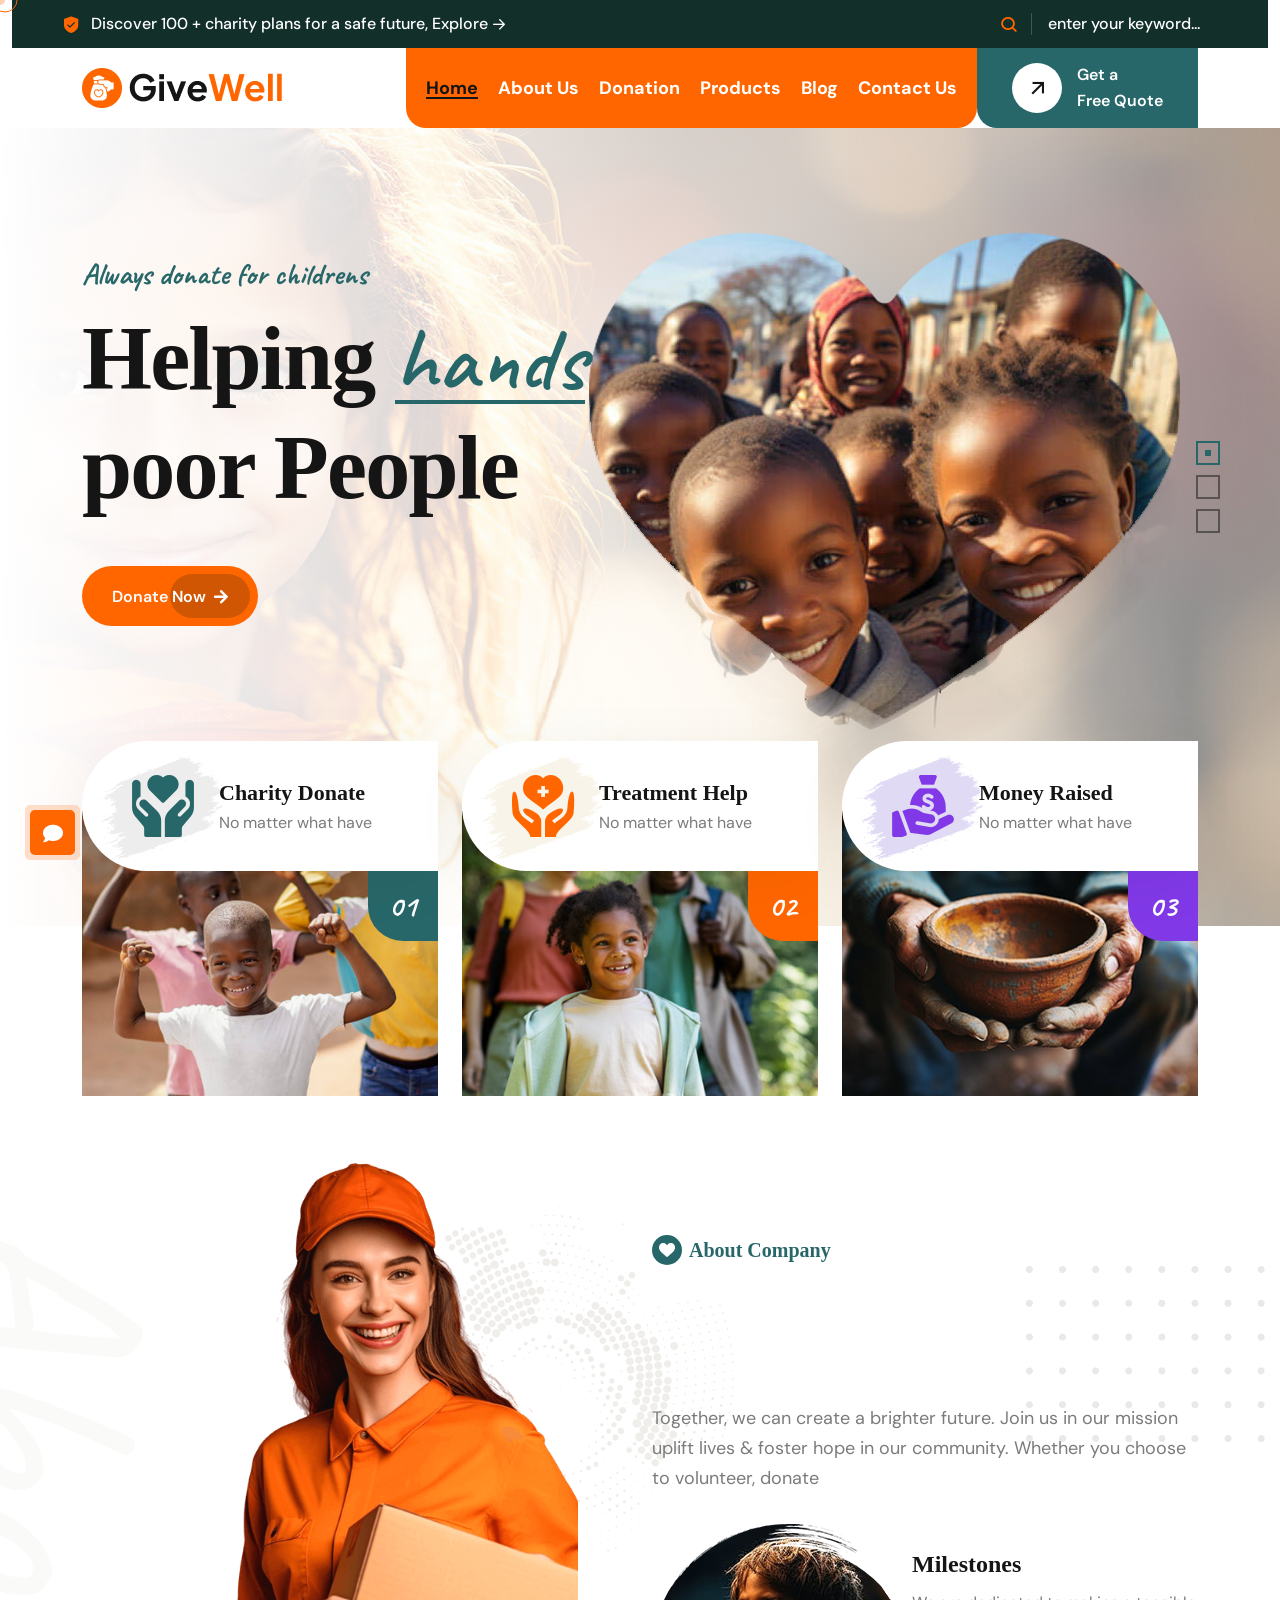
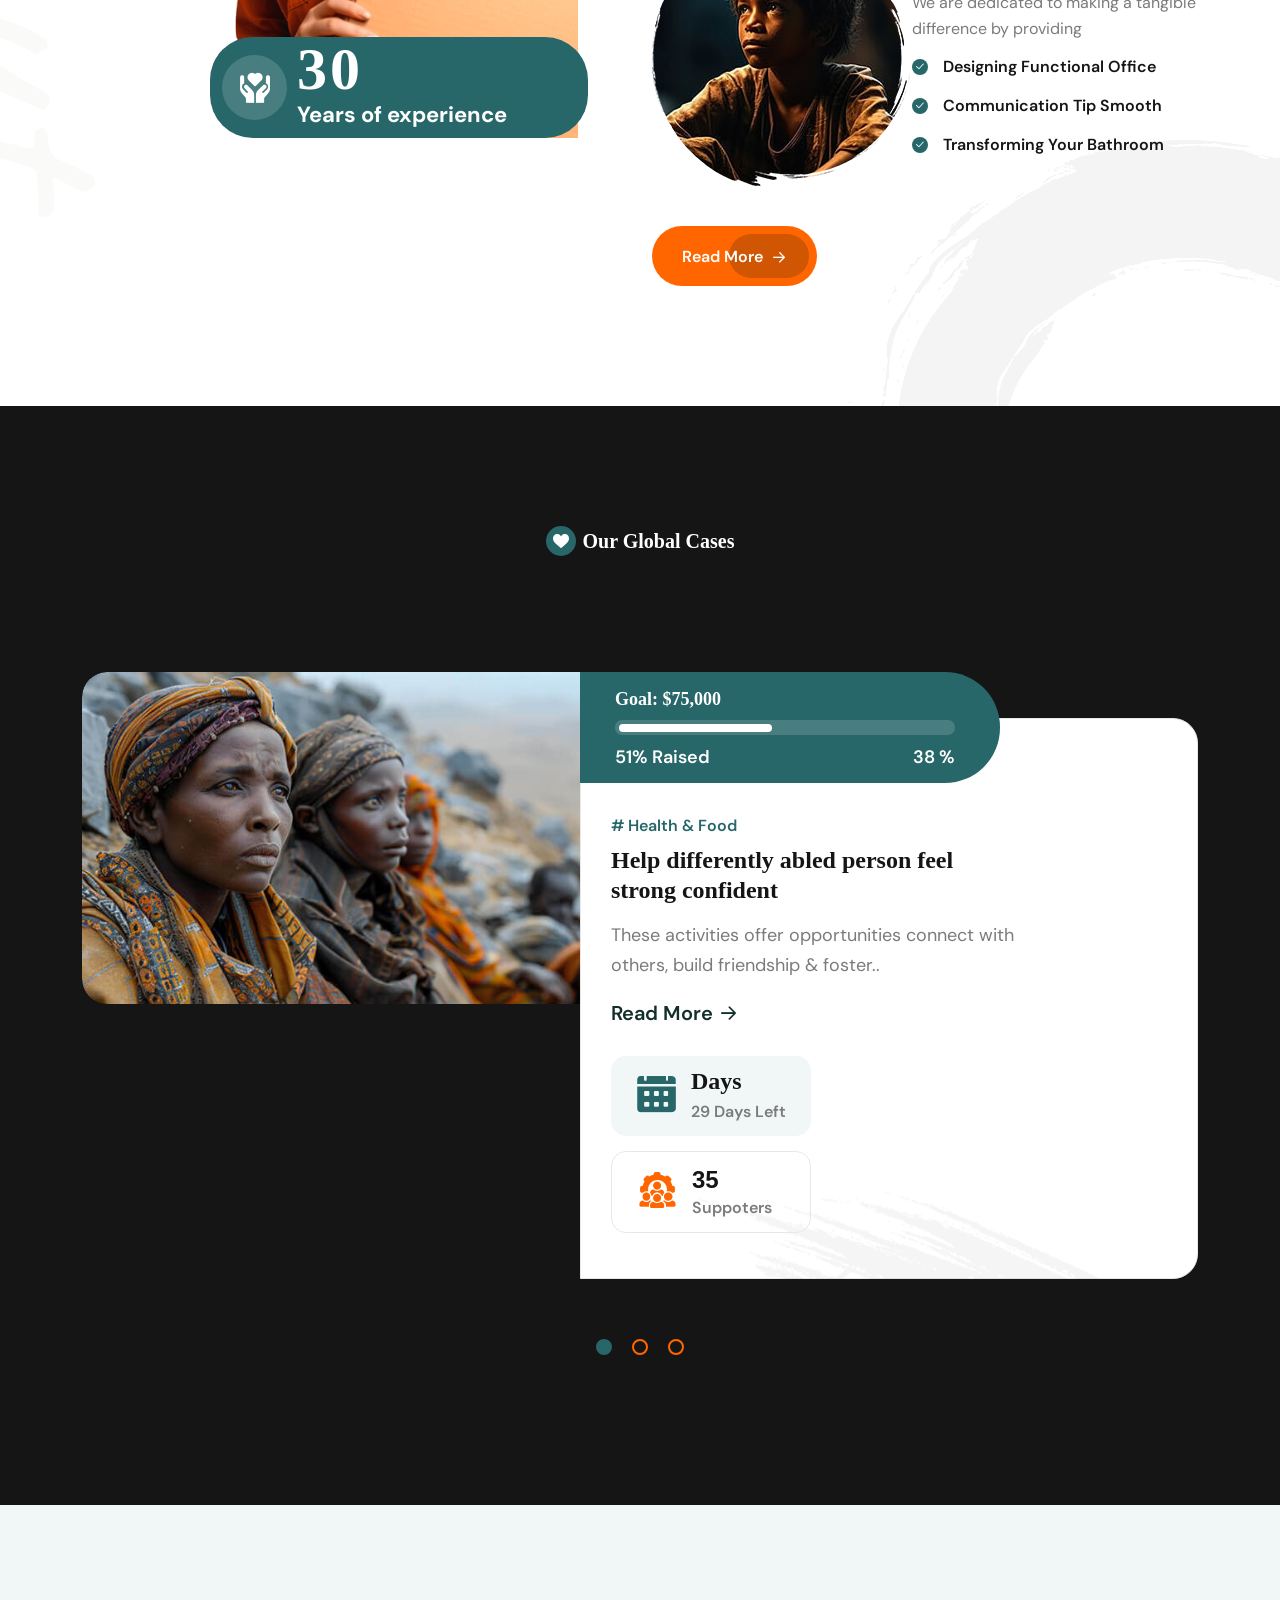
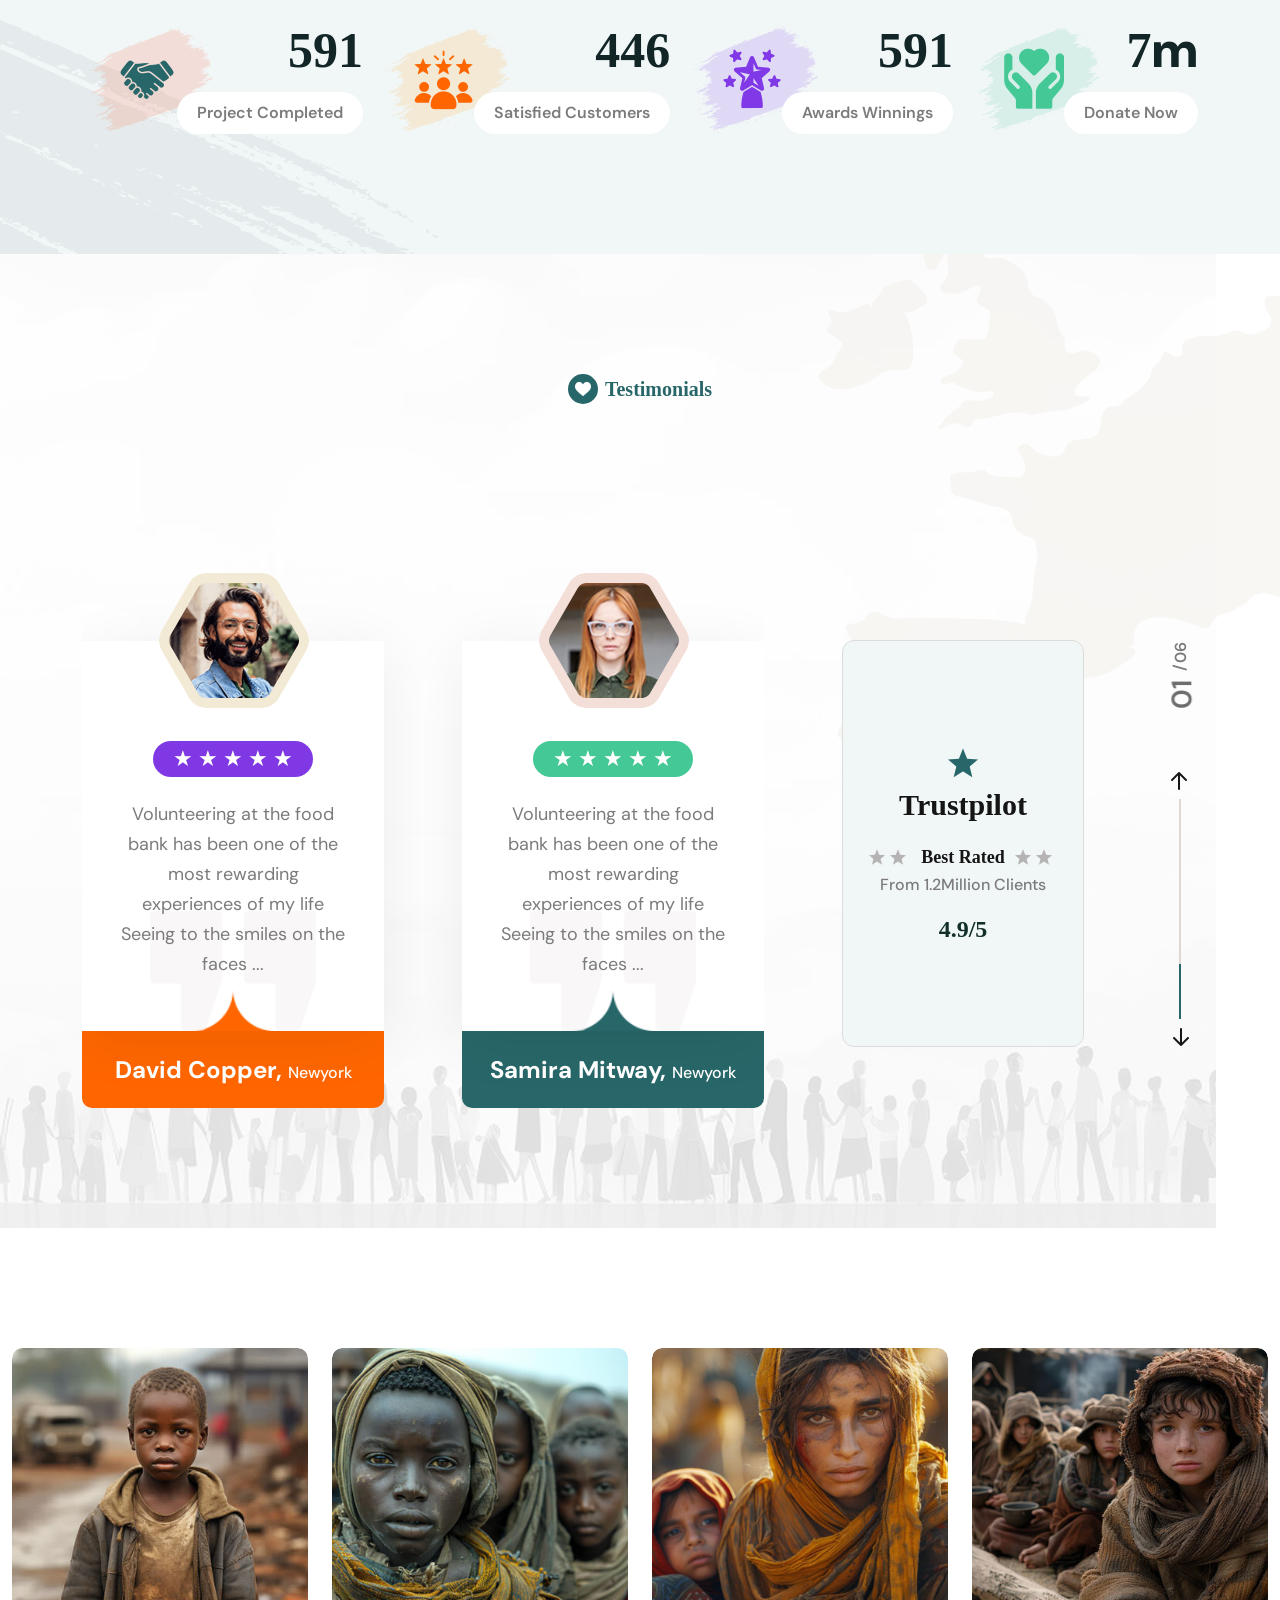
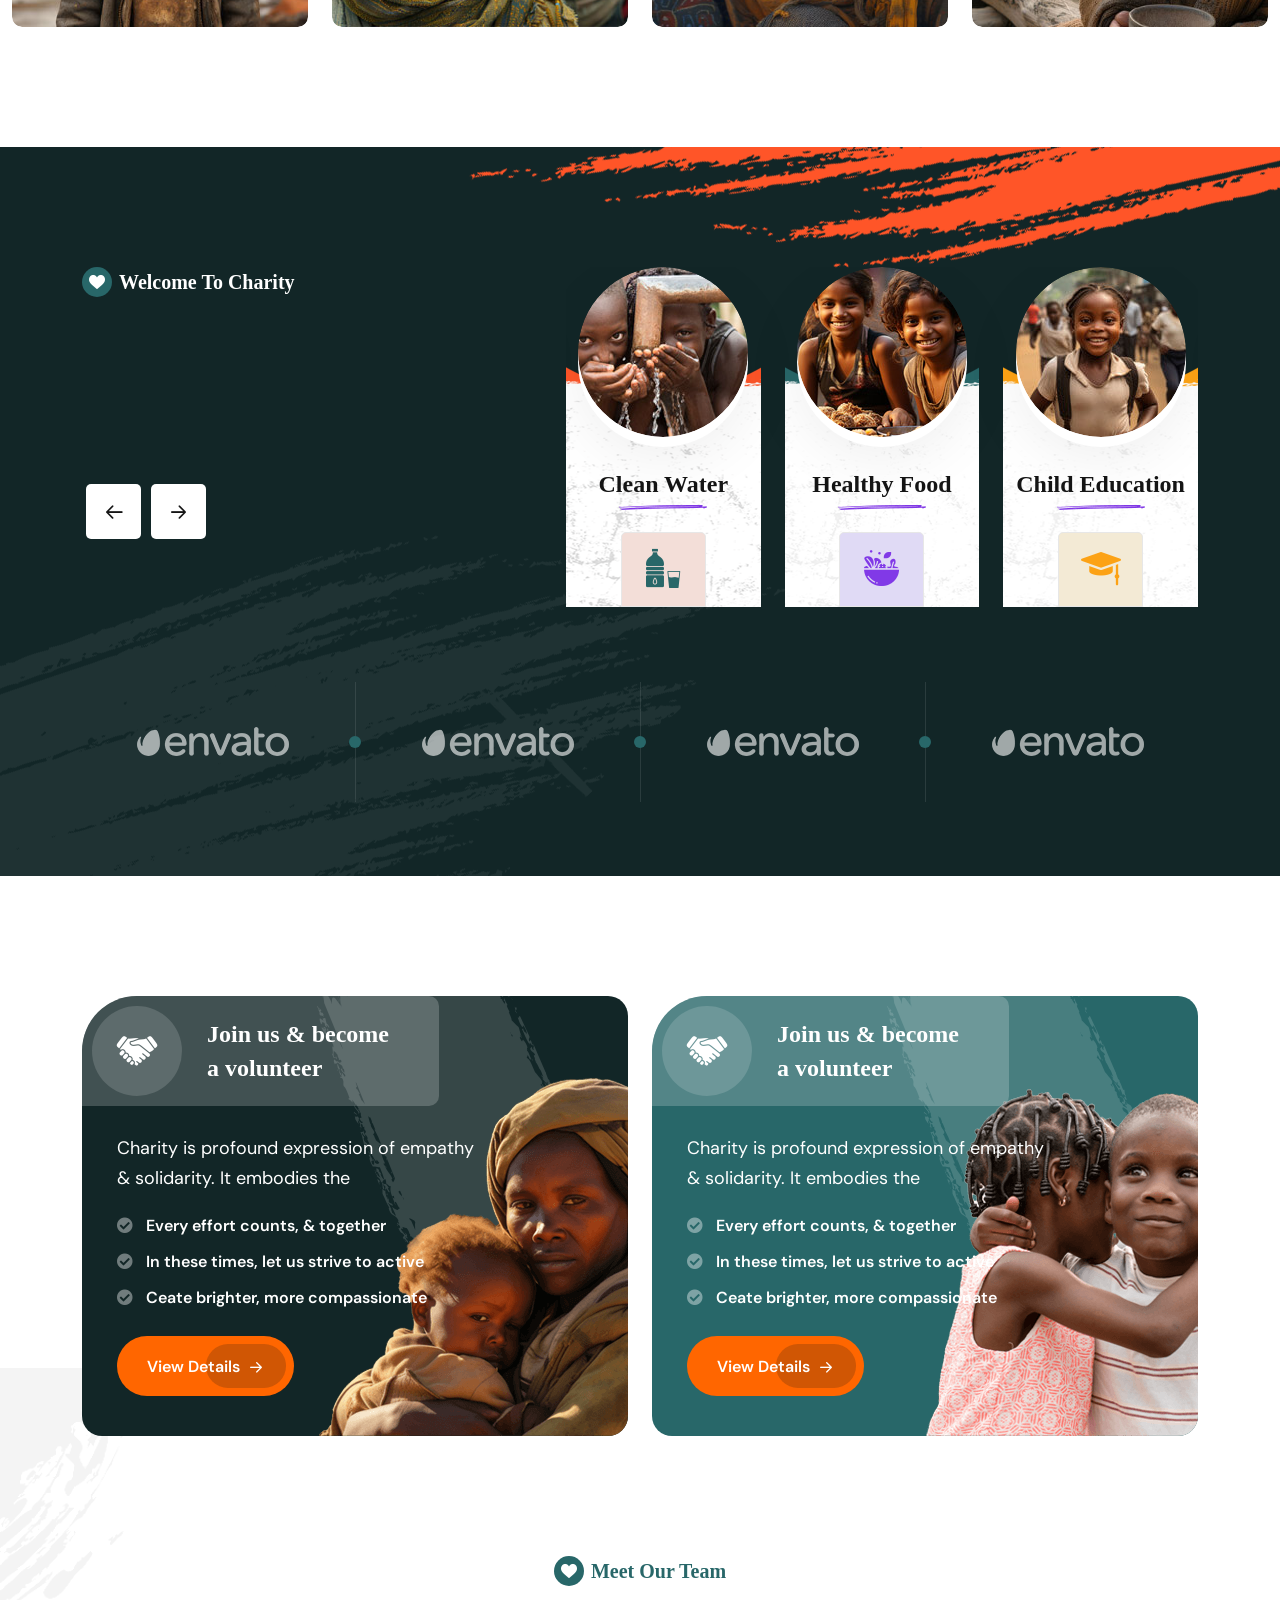
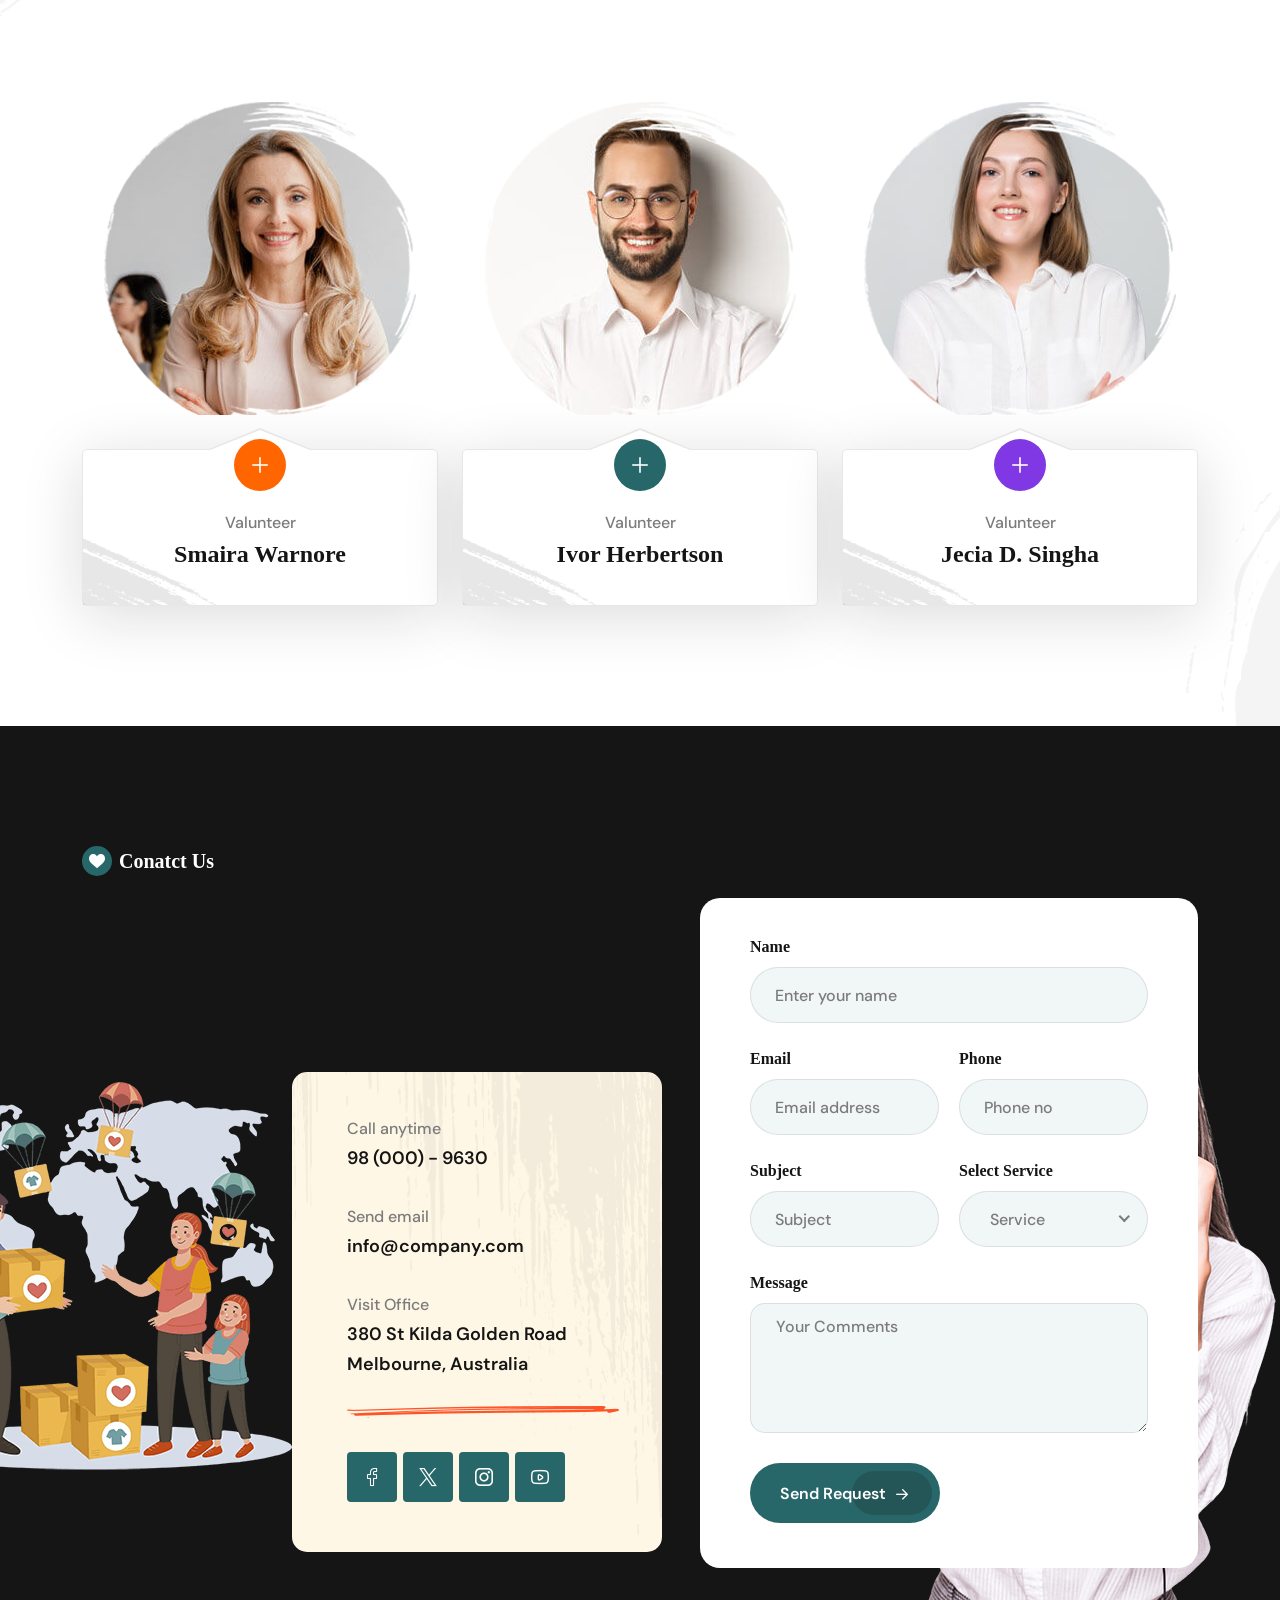
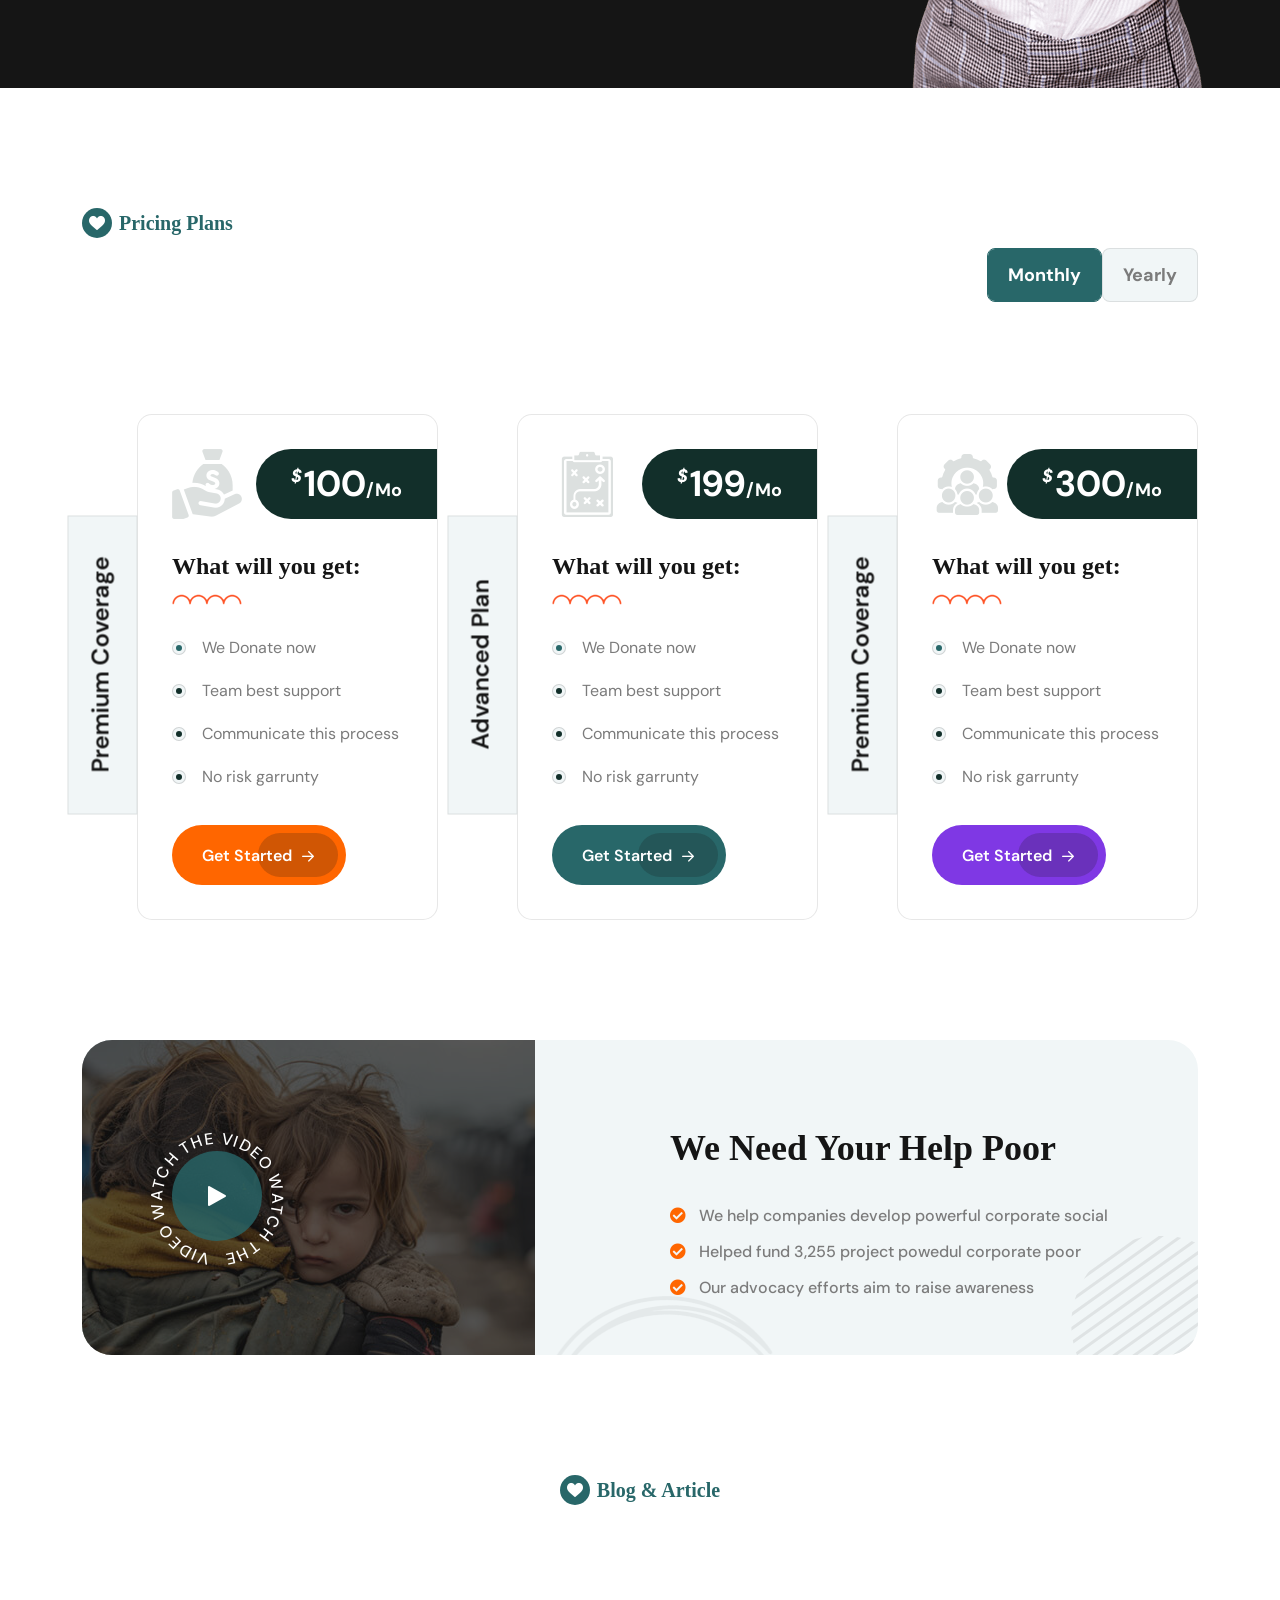
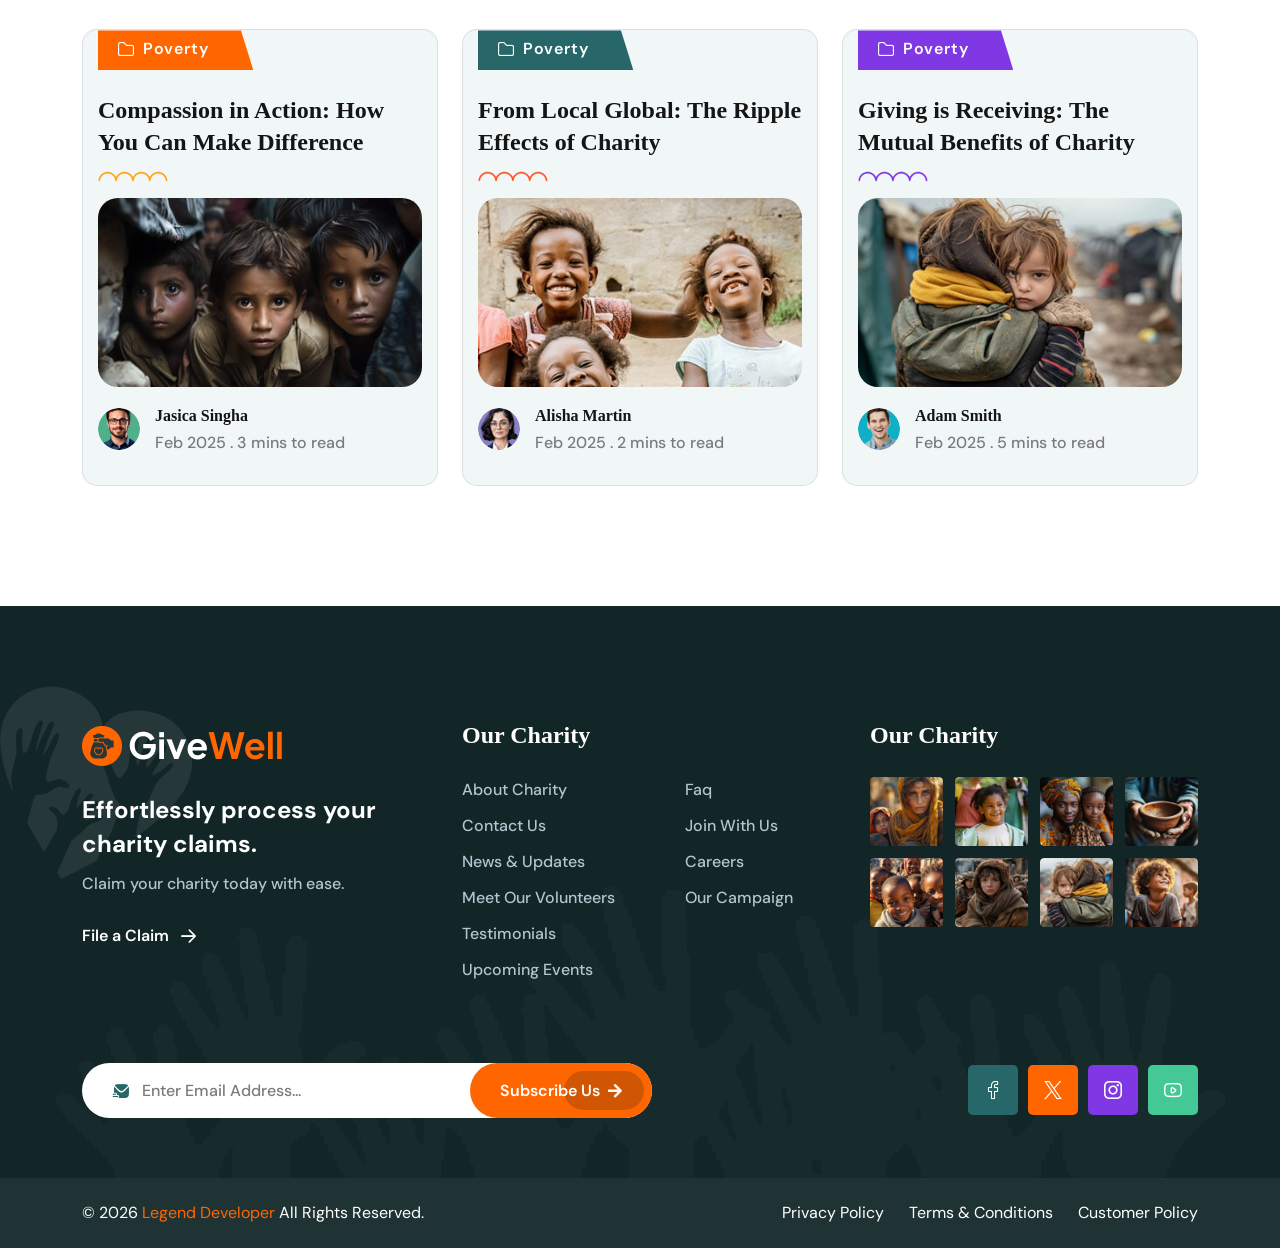
<file: index.html>
<!DOCTYPE html>
<html lang="en">

<meta http-equiv="content-type" content="text/html;charset=UTF-8" />
<head>
    <meta charset="UTF-8" />
    <meta name="viewport" content="width=device-width, initial-scale=1.0" />
    <title>Home </title>
    <!-- favicons Icons -->
    <link rel="apple-touch-icon" sizes="180x180" href="assets/images/favicons/apple-touch-icon.png" />
    <link rel="icon" type="image/png" sizes="32x32" href="assets/images/favicons/favicon-32x32.png" />
    <link rel="icon" type="image/png" sizes="16x16"
        href="assets/images/favicons/favicon-16x16.png" />
    <link rel="manifest" href="assets/images/favicons/site.webmanifest" />
    <meta name="description" content="givewell Laravel  Template " />

    <!-- fonts -->
    <link rel="preconnect" href="https://fonts.googleapis.com/">
    <link rel="preconnect" href="https://fonts.gstatic.com/" crossorigin>
    <link
        href="https://fonts.googleapis.com/css2?family=DM+Sans:ital,opsz,wght@0,9..40,100..1000;1,9..40,100..1000&amp;display=swap"
        rel="stylesheet">
    <link href="https://fonts.googleapis.com/css2?family=Caveat:wght@400..700&amp;display=swap" rel="stylesheet">


    <link rel="stylesheet" href="assets/css/bootstrap.min.css" />
    <link rel="stylesheet" href="assets/css/animate.min.css" />
    <link rel="stylesheet" href="assets/css/custom-animate.css" />
    <link rel="stylesheet" href="assets/css/swiper.min.css" />
    <link rel="stylesheet" href="assets/css/font-awesome-all.css" />
    <link rel="stylesheet" href="assets/css/jarallax.css" />
    <link rel="stylesheet" href="assets/css/jquery.magnific-popup.css" />
    <link rel="stylesheet" href="assets/css/odometer.min.css" />
    <link rel="stylesheet" href="assets/css/flaticon.css">
    <link rel="stylesheet" href="assets/css/owl.carousel.min.css" />
    <link rel="stylesheet" href="assets/css/owl.theme.default.min.css" />
    <link rel="stylesheet" href="assets/css/nice-select.css" />
    <link rel="stylesheet" href="assets/css/jquery-ui.css" />
    <link rel="stylesheet" href="assets/css/vegas.min.css" />
    <link rel="stylesheet" href="assets/css/aos.css" />


    <link rel="stylesheet" href="assets/css/module-css/slider.css" />
    <link rel="stylesheet" href="assets/css/module-css/footer.css" />
    <link rel="stylesheet" href="assets/css/module-css/about.css" />
    <link rel="stylesheet" href="assets/css/module-css/services.css" />
    <link rel="stylesheet" href="assets/css/module-css/case.css" />
    <link rel="stylesheet" href="assets/css/module-css/donars.css" />
    <link rel="stylesheet" href="assets/css/module-css/benefits.css" />
    <link rel="stylesheet" href="assets/css/module-css/event.css" />
    <link rel="stylesheet" href="assets/css/module-css/video.css" />
    <link rel="stylesheet" href="assets/css/module-css/team.css" />
    <link rel="stylesheet" href="assets/css/module-css/testimonial.css" />
    <link rel="stylesheet" href="assets/css/module-css/blog.css" />
    <link rel="stylesheet" href="assets/css/module-css/get-app.css" />
    <link rel="stylesheet" href="assets/css/module-css/feature.css" />
    <link rel="stylesheet" href="assets/css/module-css/faq.css" />
    <link rel="stylesheet" href="assets/css/module-css/helping-hand.css" />
    <link rel="stylesheet" href="assets/css/module-css/gallery.css" />
    <link rel="stylesheet" href="assets/css/module-css/donate.css" />
    <link rel="stylesheet" href="assets/css/module-css/brand.css" />
    <link rel="stylesheet" href="assets/css/module-css/join-one.css" />


    
        <link rel="stylesheet" href="assets/css/module-css/counter.css">
    <link rel="stylesheet" href="assets/css/module-css/welcome-charity.css">
    <link rel="stylesheet" href="assets/css/module-css/contact.css">
    <link rel="stylesheet" href="assets/css/module-css/pricing.css">
    <link rel="stylesheet" href="assets/css/module-css/need-help.css">
    <link rel="stylesheet" href="assets/css/color-2.css">


    <!-- template styles -->
    <link rel="stylesheet" href="assets/css/style.css" />
    <link rel="stylesheet" href="assets/css/responsive.css" />


    
    </head>

<body class="custom-cursor">

    <div class="custom-cursor__cursor"></div>
    <div class="custom-cursor__cursor-two"></div>

    <div class="preloader">
        <div class="preloader__image"></div>
    </div>
    <!-- /.preloader -->
    <div class="chat-icon"><button type="button" class="chat-toggler"><i class="fa fa-comment"></i></button></div>
<!--Chat Popup-->
<div id="chat-popup" class="chat-popup">
    <div class="popup-inner">
        <div class="close-chat"><i class="fa fa-times"></i></div>
        <div class="chat-form">
            <p>Please fill out the form below and we will get back to you as soon as possible.</p>
            <form action="https://laravel-givewell.mnsithub.com/assets/inc/sendemail.php" method="POST" class="contact-form-validated">
                <div class="form-group">
                    <input type="text" name="name" placeholder="Your Name" required>
                </div>
                <div class="form-group">
                    <input type="email" name="email" placeholder="Your Email" required>
                </div>
                <div class="form-group">
                    <textarea name="message" placeholder="Your Text"></textarea>
                </div>
                <div class="form-group message-btn">
                    <button type="submit" class="thm-btn">
                        Submit Now
                        <span class="icon-arrow-right"></span>
                        <i></i>
                    </button>
                </div>
                <div class="result"></div>
            </form>
        </div>
    </div>
</div>

    <div class="page-wrapper">
        <header class="main-header-three">
    <div class="main-header-three__top">
        <div class="container">
            <div class="main-header-three__top-inner">
                <div class="main-header-three__top-icon-box">
                    <div class="main-header-three__top-icon">
                        <span class="icon-shield"></span>
                    </div>
                    <p class="main-header-three__top-icon-text count-box">Discover <span class="count-text" data-stop="100"
                            data-speed="1500"></span> +
                        charity plans for a safe future,
                        <a href="about.html">Explore <i class="icon-arrow-right"></i></a>
                    </p>
                </div>
                <div class="main-header-three__contact">
                    <div class="main-header-three__contact-icon">
                        <span class="icon-headphone"></span>
                    </div>
                    <div class="main-header-three__contact-text">
                        <a href="tel:01254875"> <span>Talk to Us:</span> (+88) 888.22.333 [or]
                            mnu0007@gmail.com</a>
                    </div>
                </div>
                <div class="main-header-three__search-box">
                    <form action="#" class="main-header-three__search">
                        <div class="main-header-three__search-input">
                            <input type="search" placeholder="enter your keyword...">
                            <button type="submit"><span class="icon-magnifying-glass"></span></button>
                        </div>
                    </form>
                </div>
            </div>
        </div>
    </div>
    <nav class="main-menu main-menu-three">
        <div class="main-menu-three__wrapper">
            <div class="container">
                <div class="main-menu-three__wrapper-inner">
                    <div class="main-menu-three__logo">
                        <a href="index.html"><img src="assets/images/resources/logo-1.png"
                                alt=""></a>
                    </div>
                    <div class="main-menu-three__left">
                        <div class="main-menu-three__main-menu-box">
                            <a href="#" class="mobile-nav__toggler"><i class="fa fa-bars"></i></a>
                            <ul class="main-menu__list">
   
                                     <li class="">
                            
                                        <a href="index.html">Home</a>
                                        </li>
                                           
                                        <li>
                                            <a href="about.html">About Us</a>
                                        </li>

                                        <li>
                                            <a href="donation.html">Donation</a>
                                        </li>

                                         <li>
                                            <a href="products.html">Products</a>
                                        </li>

                                        <li>
                                            <a href="blog.html">Blog</a>
                                        </li>

                                         <li>
                                            <a href="contact.html">Contact Us</a>
                                        </li>
                                
                                </ul> 

                                    </div>
                        <div class="main-menu-three__btn-box">
                            <a href="contact.html" class="main-menu-three__btn">
                                <span class="icon-right-up"></span>
                                <p class="main-menu-three__btn-text">Get a <br> Free Quote</p>
                            </a>
                        </div>
                    </div>
                </div>
            </div>
        </div>
    </nav>
</header>

<div class="stricky-header stricked-menu main-menu main-menu-three">
    <div class="sticky-header__content"></div><!-- /.sticky-header__content -->
</div><!-- /.stricky-header -->

        
    <!-- /.stricky-header -->



    <!-- Main Slider Two Start -->
    <section class="main-slider-three">
        <div class="main-slider-three__main-bg"
            style="background-image: url(assets/images/backgrounds/main-slider-three-main-bg.jpg);"></div>
        <div class="main-slider-three__carousel owl-carousel owl-theme">
            <div class="item">
                <div class="main-slider-three__img-box">
                    <div class="main-slider-three__img">
                        <img src="assets/images/resources/main-slider-three-img-1-1.jpg" alt="">
                    </div>
                    <div class="main-slider-three__shape-2 float-bob-y">
                        <img src="assets/images/shapes/main-slider-three-shape-2.png" alt="">
                    </div>
                </div>
                <div class="main-slider-three__shape-1">
                    <img src="assets/images/shapes/main-slider-three-shape-1.png" alt=""
                        class="img-bounce">
                </div>
                <div class="container">
                    <div class="main-slider-three__content">
                        <div class="main-slider-three__sub-title-box">
                            <h5 class="main-slider-three__sub-title">Always donate for childrens</h5>
                        </div>
                        <h2 class="main-slider-three__title">Helping <span>hands</span> <br> poor People</h2>
                        <div class="main-slider-three__btn-box">
                            <a href="donate-now.html" class="main-slider-three__btn thm-btn">Donate Now
                                <span class="fas fa-arrow-right"></span>
                                <i></i>
                            </a>
                        </div>
                    </div>
                </div>
            </div>

            <div class="item">
                <div class="main-slider-three__img-box">
                    <div class="main-slider-three__img">
                        <img src="assets/images/resources/main-slider-three-img-1-2.jpg" alt="">
                    </div>
                    <div class="main-slider-three__shape-2 float-bob-y">
                        <img src="assets/images/shapes/main-slider-three-shape-2.png" alt="">
                    </div>
                </div>
                <div class="main-slider-three__shape-1">
                    <img src="assets/images/shapes/main-slider-three-shape-1.png" alt=""
                        class="img-bounce">
                </div>
                <div class="container">
                    <div class="main-slider-three__content">
                        <div class="main-slider-three__sub-title-box">
                            <h5 class="main-slider-three__sub-title">Always donate for childrens</h5>
                        </div>
                        <h2 class="main-slider-three__title">Helping <span>hands</span> <br> poor People</h2>
                        <div class="main-slider-three__btn-box">
                            <a href="donate-now.html" class="main-slider-three__btn thm-btn">Donate Now
                                <span class="fas fa-arrow-right"></span>
                                <i></i>
                            </a>
                        </div>
                    </div>
                </div>
            </div>

            <div class="item">
                <div class="main-slider-three__img-box">
                    <div class="main-slider-three__img">
                        <img src="assets/images/resources/main-slider-three-img-1-3.jpg" alt="">
                    </div>
                    <div class="main-slider-three__shape-2 float-bob-y">
                        <img src="assets/images/shapes/main-slider-three-shape-2.png" alt="">
                    </div>
                </div>
                <div class="main-slider-three__shape-1">
                    <img src="assets/images/shapes/main-slider-three-shape-1.png" alt=""
                        class="img-bounce">
                </div>
                <div class="container">
                    <div class="main-slider-three__content">
                        <div class="main-slider-three__sub-title-box">
                            <h5 class="main-slider-three__sub-title">Always donate for childrens</h5>
                        </div>
                        <h2 class="main-slider-three__title">Helping <span>hands</span> <br> poor People</h2>
                        <div class="main-slider-three__btn-box">
                            <a href="donate-now.html" class="main-slider-three__btn thm-btn">Donate Now
                                <span class="fas fa-arrow-right"></span>
                                <i></i>
                            </a>
                        </div>
                    </div>
                </div>
            </div>

        </div>
    </section>
    <!--Main Slider Two End -->


    <!--Feature-three Start -->
    <section class="feature-three">
        <div class="container">
            <ul class="row list-unstyled">
                <!--Feature-three Single Start -->
                <li class="col-xl-4 col-lg-6 wow fadeInLeft" data-wow-delay="100ms">
                    <div class="feature-three__single">
                        <div class="feature-three__content-box">
                            <div class="feature-three__icon">
                                <span class="icon-humanitarian"></span>
                                <div class="feature-three__icon-shape-1">
                                    <img src="assets/images/shapes/feature-three-icon-shape-1.png"
                                        alt="">
                                </div>
                            </div>
                            <div class="feature-three__icon-content">
                                <h4 class="feature-three__title"><a href="charity-donate.html">Charity Donate</a>
                                </h4>
                                <p class="feature-three__text">No matter what have</p>
                            </div>
                        </div>
                        <div class="feature-three__img">
                            <img src="assets/images/resources/feature-three-1-1.jpg" alt="">
                            <div class="feature-three__count"></div>
                        </div>
                    </div>
                </li>
                <!--Feature-three Single End -->
                <!--Feature-three Single Start -->
                <li class="col-xl-4 col-lg-6 wow fadeInUp" data-wow-delay="200ms">
                    <div class="feature-three__single">
                        <div class="feature-three__content-box">
                            <div class="feature-three__icon">
                                <span class="icon-healthcare"></span>
                                <div class="feature-three__icon-shape-1">
                                    <img src="assets/images/shapes/feature-three-icon-shape-2.png"
                                        alt="">
                                </div>
                            </div>
                            <div class="feature-three__icon-content">
                                <h4 class="feature-three__title"><a href="medical-care.html">Treatment Help</a>
                                </h4>
                                <p class="feature-three__text">No matter what have</p>
                            </div>
                        </div>
                        <div class="feature-three__img">
                            <img src="assets/images/resources/feature-three-1-2.jpg" alt="">
                            <div class="feature-three__count"></div>
                        </div>
                    </div>
                </li>
                <!--Feature-three Single End -->
                <!--Feature-three Single Start -->
                <li class="col-xl-4 col-lg-6 wow fadeInRight" data-wow-delay="300ms">
                    <div class="feature-three__single">
                        <div class="feature-three__content-box">
                            <div class="feature-three__icon">
                                <span class="icon-bonus"></span>
                                <div class="feature-three__icon-shape-1">
                                    <img src="assets/images/shapes/feature-three-icon-shape-3.png"
                                        alt="">
                                </div>
                            </div>
                            <div class="feature-three__icon-content">
                                <h4 class="feature-three__title"><a href="money-raised.html">Money Raised</a>
                                </h4>
                                <p class="feature-three__text">No matter what have</p>
                            </div>
                        </div>
                        <div class="feature-three__img">
                            <img src="assets/images/resources/feature-three-1-3.jpg" alt="">
                            <div class="feature-three__count"></div>
                        </div>
                    </div>
                </li>
                <!--Feature-three Single End -->
            </ul>
        </div>
    </section>
    <!--Feature-three End -->

    <!--About Three Start -->
    <section class="about-three">
        <div class="about-three__shape-4 float-bob-y">
            <img src="assets/images/shapes/about-three-shape-4.png" alt="">
        </div>
        <div class="container">
            <div class="row">
                <div class="col-xl-6 wow slideInLeft" data-wow-delay="100ms" data-wow-duration="2500ms">
                    <div class="about-three__left">
                        <div class="about-three__big-text">About</div>
                        <div class="about-three__img-box">
                            <div class="about-three__img">
                                <img src="assets/images/resources/about-three-img-1.png" alt="">
                            </div>
                            <div class="about-three__experience">
                                <div class="about-three__experience-icon">
                                    <span class="icon-humanitarian"></span>
                                </div>
                                <div class="about-three__experience-count-box count-box">
                                    <h3 class="count-text" data-stop="30" data-speed="1500">00</h3>
                                    <p class="about-three__experience-text">Years of experience</p>
                                </div>
                            </div>
                            <div class="about-three__shape-2">
                                <img src="assets/images/shapes/about-three-shape-2.png" alt="">
                            </div>
                            <div class="about-three__shape-3 rotate-me">
                                <img src="assets/images/shapes/about-three-shape-3.png" alt="">
                            </div>
                        </div>
                    </div>
                </div>
                <div class="col-xl-6">
                    <div class="about-three__right">
                        <div class="section-title section-title-two text-left sec-title-animation animation-style2">
                            <div class="section-title__tagline-box">
                                <div class="section-title__tagline-icon">
                                    <i class="icon-like"></i>
                                </div>
                                <span class="section-title__tagline">About
                                    Company</span>
                            </div>
                            <h2 class="section-title__title title-animation">We believe that we save
                                more life's with you</h2>
                        </div>
                        <p class="about-three__text">Together, we can create a brighter future. Join us in our
                            mission
                            uplift lives & foster hope in our community. Whether you choose to
                            volunteer, donate</p>
                        <div class="about-three__history">
                            <div class="about-three__history-img">
                                <img src="assets/images/resources/about-three-history-img.jpg"
                                    alt="">
                            </div>
                            <div class="about-three__history-content">
                                <h5 class="about-three__history-title">Milestones</h5>
                                <p class="about-three__history-text">We are dedicated to making a tangible <br>
                                    difference by providing</p>
                                <ul class="list-unstyled about-three__history-points">
                                    <li>
                                        <div class="icon">
                                            <span class="icon-check"></span>
                                        </div>
                                        <div class="text">
                                            <p>Designing Functional Office</p>
                                        </div>
                                    </li>
                                    <li>
                                        <div class="icon">
                                            <span class="icon-check"></span>
                                        </div>
                                        <div class="text">
                                            <p>Communication Tip Smooth</p>
                                        </div>
                                    </li>
                                    <li>
                                        <div class="icon">
                                            <span class="icon-check"></span>
                                        </div>
                                        <div class="text">
                                            <p>Transforming Your Bathroom</p>
                                        </div>
                                    </li>
                                </ul>
                            </div>
                        </div>
                        <div class="about-three__btn-box">
                            <a href="about.html" class="about-three__btn thm-btn">Read More<span
                                    class="icon-arrow-right"></span><i></i></a>
                        </div>
                    </div>
                </div>
            </div>
        </div>
    </section>
    <!--About Three End -->

    <!--Case Three Start -->
    <section class="case-three">
        <div class="container">
            <div class="section-title section-title-two text-center sec-title-animation animation-style1">
                <div class="section-title__tagline-box">
                    <div class="section-title__tagline-icon">
                        <i class="icon-like"></i>
                    </div>
                    <span class="section-title__tagline">Our Global Cases</span>
                </div>
                <h2 class="section-title__title title-animation">Spread joy with a Donation</h2>
            </div>
            <div class="case-three__carousel owl-theme owl-carousel">
                <div class="item">
                    <div class="case-three__single">
                        <div class="row">
                            <div class="col-xl-6 col-lg-6">
                                <div class="case-three__img-box">
                                    <div class="case-three__img">
                                        <img src="assets/images/case/case-3-1.jpg" alt="">
                                    </div>
                                </div>
                            </div>
                            <div class="col-xl-6 col-lg-6">
                                <div class="case-three__content-box">
                                    <div class="case-three__progress-box">
                                        <h4 class="case-three__progress-goal">Goal: $75,000</h4>
                                        <div class="case-three__progress-levels">
                                            <!--Skill Box Start-->
                                            <div class="progress-box">
                                                <div class="inner count-box">
                                                    <div class="bar">
                                                        <div class="bar-innner">
                                                            <div class="skill-percent">
                                                                <span class="count-text" data-speed="3000"
                                                                    data-stop="45">0</span>
                                                                <span class="percent">%</span>
                                                            </div>
                                                            <div class="bar-fill" data-percent="45">
                                                            </div>
                                                        </div>
                                                    </div>
                                                </div>
                                            </div>
                                            <!--Skill Box End-->
                                        </div>
                                        <p class="case-three__progress-raised">51% Raised</p>
                                    </div>
                                    <div class="case-three__content">
                                        <div class="case-three__shpae-1">
                                            <img src="assets/images/shapes/case-three-shape-1.png"
                                                alt="">
                                        </div>
                                        <p class="case-three__tag"><a href="donate-now.html"># Health &
                                                Food</a></p>
                                        <h3 class="case-three__title"><a href="donate-now.html">Help
                                                differently
                                                abled person feel <br>
                                                strong confident</a></h3>
                                        <p class="case-three__text">These activities offer opportunities connect
                                            with <br>
                                            others, build friendship & foster..</p>
                                        <a href="donate-now.html" class="case-three__btn">Read More <span
                                                class="icon-arrow-right"></span> </a>
                                        <ul class="case-three__days-and-count list-unstyled">
                                            <li>
                                                <div class="icon">
                                                    <span class="icon-calendar"></span>
                                                </div>
                                                <div class="content">
                                                    <h3>Days</h3>
                                                    <p>29 Days Left</p>
                                                </div>
                                            </li>
                                            <li>
                                                <div class="icon">
                                                    <span class="icon-team"></span>
                                                </div>
                                                <div class="content">
                                                    <h3><span class="odometer" data-count="35">00</span><span> </span>
                                                    </h3>
                                                    <p>Suppoters</p>
                                                </div>
                                            </li>
                                        </ul>
                                    </div>
                                </div>
                            </div>
                        </div>
                    </div>
                </div>
                <div class="item">
                    <div class="case-three__single">
                        <div class="row">
                            <div class="col-xl-6 col-lg-6">
                                <div class="case-three__img-box">
                                    <div class="case-three__img">
                                        <img src="assets/images/case/case-3-2.jpg" alt="">
                                    </div>
                                </div>
                            </div>
                            <div class="col-xl-6 col-lg-6">
                                <div class="case-three__content-box">
                                    <div class="case-three__progress-box">
                                        <h4 class="case-three__progress-goal">Goal: $75,000</h4>
                                        <div class="case-three__progress-levels">
                                            <!--Skill Box Start-->
                                            <div class="progress-box">
                                                <div class="inner count-box">
                                                    <div class="bar">
                                                        <div class="bar-innner">
                                                            <div class="skill-percent">
                                                                <span class="count-text" data-speed="3000"
                                                                    data-stop="45">0</span>
                                                                <span class="percent">%</span>
                                                            </div>
                                                            <div class="bar-fill" data-percent="45">
                                                            </div>
                                                        </div>
                                                    </div>
                                                </div>
                                            </div>
                                            <!--Skill Box End-->
                                        </div>
                                        <p class="case-three__progress-raised">51% Raised</p>
                                    </div>
                                    <div class="case-three__content">
                                        <div class="case-three__shpae-1">
                                            <img src="assets/images/shapes/case-three-shape-1.png"
                                                alt="">
                                        </div>
                                        <p class="case-three__tag"><a href="donate-now.html"># Health &
                                                Food</a></p>
                                        <h3 class="case-three__title"><a href="donate-now.html">Help
                                                differently
                                                abled person feel <br>
                                                strong confident</a></h3>
                                        <p class="case-three__text">These activities offer opportunities connect
                                            with <br>
                                            others, build friendship & foster..</p>
                                        <a href="donate-now.html" class="case-three__btn">Read More <span
                                                class="icon-arrow-right"></span> </a>
                                        <ul class="case-three__days-and-count list-unstyled">
                                            <li>
                                                <div class="icon">
                                                    <span class="icon-calendar"></span>
                                                </div>
                                                <div class="content">
                                                    <h3>Days</h3>
                                                    <p>29 Days Left</p>
                                                </div>
                                            </li>
                                            <li>
                                                <div class="icon">
                                                    <span class="icon-team"></span>
                                                </div>
                                                <div class="content">
                                                    <h3><span class="odometer" data-count="35">00</span><span> </span>
                                                    </h3>
                                                    <p>Suppoters</p>
                                                </div>
                                            </li>
                                        </ul>
                                    </div>
                                </div>
                            </div>
                        </div>
                    </div>
                </div>
                <div class="item">
                    <div class="case-three__single">
                        <div class="row">
                            <div class="col-xl-6 col-lg-6">
                                <div class="case-three__img-box">
                                    <div class="case-three__img">
                                        <img src="assets/images/case/case-3-3.jpg" alt="">
                                    </div>
                                </div>
                            </div>
                            <div class="col-xl-6 col-lg-6">
                                <div class="case-three__content-box">
                                    <div class="case-three__progress-box">
                                        <h4 class="case-three__progress-goal">Goal: $75,000</h4>
                                        <div class="case-three__progress-levels">
                                            <!--Skill Box Start-->
                                            <div class="progress-box">
                                                <div class="inner count-box">
                                                    <div class="bar">
                                                        <div class="bar-innner">
                                                            <div class="skill-percent">
                                                                <span class="count-text" data-speed="3000"
                                                                    data-stop="45">0</span>
                                                                <span class="percent">%</span>
                                                            </div>
                                                            <div class="bar-fill" data-percent="45">
                                                            </div>
                                                        </div>
                                                    </div>
                                                </div>
                                            </div>
                                            <!--Skill Box End-->
                                        </div>
                                        <p class="case-three__progress-raised">51% Raised</p>
                                    </div>
                                    <div class="case-three__content">
                                        <div class="case-three__shpae-1">
                                            <img src="assets/images/shapes/case-three-shape-1.png"
                                                alt="">
                                        </div>
                                        <p class="case-three__tag"><a href="donate-now.html"># Health &
                                                Food</a></p>
                                        <h3 class="case-three__title"><a href="donate-now.html">Help
                                                differently
                                                abled person feel <br>
                                                strong confident</a></h3>
                                        <p class="case-three__text">These activities offer opportunities connect
                                            with <br>
                                            others, build friendship & foster..</p>
                                        <a href="donate-now.html" class="case-three__btn">Read More <span
                                                class="icon-arrow-right"></span> </a>
                                        <ul class="case-three__days-and-count list-unstyled">
                                            <li>
                                                <div class="icon">
                                                    <span class="icon-calendar"></span>
                                                </div>
                                                <div class="content">
                                                    <h3>Days</h3>
                                                    <p>29 Days Left</p>
                                                </div>
                                            </li>
                                            <li>
                                                <div class="icon">
                                                    <span class="icon-team"></span>
                                                </div>
                                                <div class="content">
                                                    <h3><span class="odometer" data-count="35">00</span><span> </span>
                                                    </h3>
                                                    <p>Suppoters</p>
                                                </div>
                                            </li>
                                        </ul>
                                    </div>
                                </div>
                            </div>
                        </div>
                    </div>
                </div>
            </div>
        </div>
    </section>
    <!--Case Three End -->

    <!--Counter One Start -->
    <section class="counter-one">
        <div class="counter-one__shape-1 float-bob-y">
            <img src="assets/images/shapes/counter-one-shape-1.png" alt="">
        </div>
        <div class="container">
            <ul class="list-unstyled counter-one__list">
                <li class="wow fadeInLeft" data-wow-delay="100ms">
                    <div class="counter-one__single">
                        <div class="counter-one__icon">
                            <span class="icon-handshake"></span>
                            <div class="counter-one__icon-shape-1">
                                <img src="assets/images/shapes/counter-one-icon-shape-1.png"
                                    alt="">
                            </div>
                        </div>
                        <div class="counter-one__content">
                            <div class="counter-one__content-count count-box">
                                <h3 class="count-text" data-stop="591" data-speed="1500">00</h3>
                            </div>
                            <p class="counter-one__text">Project Completed</p>
                        </div>
                    </div>
                </li>
                <li class="wow fadeInLeft" data-wow-delay="300ms">
                    <div class="counter-one__single">
                        <div class="counter-one__icon">
                            <span class="icon-costumer"></span>
                            <div class="counter-one__icon-shape-1">
                                <img src="assets/images/shapes/counter-one-icon-shape-2.png"
                                    alt="">
                            </div>
                        </div>
                        <div class="counter-one__content">
                            <div class="counter-one__content-count count-box">
                                <h3 class="count-text" data-stop="446" data-speed="1500">00</h3>
                            </div>
                            <p class="counter-one__text">Satisfied Customers</p>
                        </div>
                    </div>
                </li>
                <li class="wow fadeInRight" data-wow-delay="100ms">
                    <div class="counter-one__single">
                        <div class="counter-one__icon">
                            <span class="icon-trophy"></span>
                            <div class="counter-one__icon-shape-1">
                                <img src="assets/images/shapes/counter-one-icon-shape-3.png"
                                    alt="">
                            </div>
                        </div>
                        <div class="counter-one__content">
                            <div class="counter-one__content-count count-box">
                                <h3 class="count-text" data-stop="591" data-speed="1500">00</h3>
                            </div>
                            <p class="counter-one__text">Awards Winnings</p>
                        </div>
                    </div>
                </li>
                <li class="wow fadeInRight" data-wow-delay="300ms">
                    <div class="counter-one__single">
                        <div class="counter-one__icon">
                            <span class="icon-humanitarian"></span>
                            <div class="counter-one__icon-shape-1">
                                <img src="assets/images/shapes/counter-one-icon-shape-4.png"
                                    alt="">
                            </div>
                        </div>
                        <div class="counter-one__content">
                            <div class="counter-one__content-count count-box">
                                <h3 class="count-text" data-stop="7" data-speed="1500">00</h3>
                                <span>m</span>
                            </div>
                            <p class="counter-one__text">Donate Now</p>
                        </div>
                    </div>
                </li>
            </ul>
        </div>
    </section>
    <!--Counter One End -->

    <!--Testimonial Three Start -->
    <section class="testimonial-three">
        <div class="testimonial-three__bg"
            style="background-image: url(assets/images/backgrounds/testimonial-three-bg.jpg);"></div>
        <div class="testimonial-three__shape-1 float-bob-y">
            <img src="assets/images/shapes/testimonial-three-shape-1.png" alt="">
        </div>
        <div class="container">
            <div class="section-title section-title-two text-center sec-title-animation animation-style1">
                <div class="section-title__tagline-box">
                    <div class="section-title__tagline-icon">
                        <i class="icon-like"></i>
                    </div>
                    <span class="section-title__tagline">Testimonials</span>
                </div>
                <h2 class="section-title__title title-animation">What are Client Talking <br> about Us</h2>
            </div>
            <div class="row">
                <div class="col-xl-8">
                    <div class="testimonial-three__left">
                        <div class="swiper-container testimonial-slider">
                            <div class="swiper-wrapper">
                                <!-- Start swiper Slide Item -->
                                <div class="swiper-slide">
                                    <div class="testimonial-three__single">
                                        <div class="testimonial-three__img">
                                            <img src="assets/images/testimonial/testimonial-3-1.png"
                                                alt="">
                                        </div>
                                        <div class="testimonial-three__content">
                                            <div class="testimonial-three__content-shape-bg"
                                                style="background-image: url(assets/images/shapes/testimonial-three-content-shape-bg.png);">
                                            </div>
                                            <form class="testimonial-three__rating">
                                                <input type="radio" id="1-stars" name="rating" value="5">
                                                <label for="1-stars" class="star">★</label>
                                                <input type="radio" id="2-stars" name="rating" value="4">
                                                <label for="2-stars" class="star">★</label>
                                                <input type="radio" id="3-stars" name="rating" value="3">
                                                <label for="3-stars" class="star">★</label>
                                                <input type="radio" id="4-stars" name="rating" value="2">
                                                <label for="4-stars" class="star">★</label>
                                                <input type="radio" id="5-star" name="rating" value="1">
                                                <label for="5-star" class="star">★</label>
                                            </form>
                                            <p class="testimonial-three__text-2">Volunteering at the food bank has
                                                been one of the most rewarding
                                                experiences of my life Seeing to the
                                                smiles on the faces ...</p>
                                            <div class="testimonial-three__quote">
                                                <img src="assets/images/icon/testimonial-three-quote.png"
                                                    alt="">
                                            </div>
                                        </div>
                                        <div class="testimonial-three__client-info">
                                            <p class="testimonial-three__client-name">David Copper,
                                                <span>Newyork</span>
                                            </p>
                                        </div>
                                    </div>
                                </div>
                                <!-- End swiper Slide Item -->
                                <!-- Start swiper Slide Item -->
                                <div class="swiper-slide">
                                    <div class="testimonial-three__single">
                                        <div class="testimonial-three__img">
                                            <img src="assets/images/testimonial/testimonial-3-2.png"
                                                alt="">
                                        </div>
                                        <div class="testimonial-three__content">
                                            <div class="testimonial-three__content-shape-bg"
                                                style="background-image: url(assets/images/shapes/testimonial-three-content-shape-bg.png);">
                                            </div>
                                            <form class="testimonial-three__rating testimonial-three__rating--two">
                                                <input type="radio" id="6-stars" name="rating" value="5">
                                                <label for="6-stars" class="star">★</label>
                                                <input type="radio" id="7-stars" name="rating" value="4">
                                                <label for="7-stars" class="star">★</label>
                                                <input type="radio" id="8-stars" name="rating" value="3">
                                                <label for="8-stars" class="star">★</label>
                                                <input type="radio" id="9-stars" name="rating" value="2">
                                                <label for="9-stars" class="star">★</label>
                                                <input type="radio" id="10-star" name="rating" value="1">
                                                <label for="10-star" class="star">★</label>
                                            </form>
                                            <p class="testimonial-three__text-2">Volunteering at the food bank has
                                                been one of the most rewarding
                                                experiences of my life Seeing to the
                                                smiles on the faces ...</p>
                                            <div class="testimonial-three__quote">
                                                <img src="assets/images/icon/testimonial-three-quote.png"
                                                    alt="">
                                            </div>
                                        </div>
                                        <div class="testimonial-three__client-info testimonial-three__client-info--two">
                                            <p class="testimonial-three__client-name">Samira Mitway,
                                                <span>Newyork</span>
                                            </p>
                                        </div>
                                    </div>
                                </div>
                                <!-- End swiper Slide Item -->
                                <!-- Start swiper Slide Item -->
                                <div class="swiper-slide">
                                    <div class="testimonial-three__single">
                                        <div class="testimonial-three__img">
                                            <img src="assets/images/testimonial/testimonial-3-1.png"
                                                alt="">
                                        </div>
                                        <div class="testimonial-three__content">
                                            <div class="testimonial-three__content-shape-bg"
                                                style="background-image: url(assets/images/shapes/testimonial-three-content-shape-bg.png);">
                                            </div>
                                            <form class="testimonial-three__rating">
                                                <input type="radio" id="11-stars" name="rating" value="5">
                                                <label for="11-stars" class="star">★</label>
                                                <input type="radio" id="12-stars" name="rating" value="4">
                                                <label for="12-stars" class="star">★</label>
                                                <input type="radio" id="13-stars" name="rating" value="3">
                                                <label for="13-stars" class="star">★</label>
                                                <input type="radio" id="14-stars" name="rating" value="2">
                                                <label for="14-stars" class="star">★</label>
                                                <input type="radio" id="15-star" name="rating" value="1">
                                                <label for="15-star" class="star">★</label>
                                            </form>
                                            <p class="testimonial-three__text-2">Volunteering at the food bank has
                                                been one of the most rewarding
                                                experiences of my life Seeing to the
                                                smiles on the faces ...</p>
                                            <div class="testimonial-three__quote">
                                                <img src="assets/images/icon/testimonial-three-quote.png"
                                                    alt="">
                                            </div>
                                        </div>
                                        <div class="testimonial-three__client-info">
                                            <p class="testimonial-three__client-name">David Copper,
                                                <span>Newyork</span>
                                            </p>
                                        </div>
                                    </div>
                                </div>
                                <!-- End swiper Slide Item -->
                                <!-- Start swiper Slide Item -->
                                <div class="swiper-slide">
                                    <div class="testimonial-three__single">
                                        <div class="testimonial-three__img">
                                            <img src="assets/images/testimonial/testimonial-3-2.png"
                                                alt="">
                                        </div>
                                        <div class="testimonial-three__content">
                                            <div class="testimonial-three__content-shape-bg"
                                                style="background-image: url(assets/images/shapes/testimonial-three-content-shape-bg.png);">
                                            </div>
                                            <form class="testimonial-three__rating testimonial-three__rating--two">
                                                <input type="radio" id="16-stars" name="rating" value="5">
                                                <label for="16-stars" class="star">★</label>
                                                <input type="radio" id="17-stars" name="rating" value="4">
                                                <label for="17-stars" class="star">★</label>
                                                <input type="radio" id="18-stars" name="rating" value="3">
                                                <label for="18-stars" class="star">★</label>
                                                <input type="radio" id="19-stars" name="rating" value="2">
                                                <label for="19-stars" class="star">★</label>
                                                <input type="radio" id="20-star" name="rating" value="1">
                                                <label for="20-star" class="star">★</label>
                                            </form>
                                            <p class="testimonial-three__text-2">Volunteering at the food bank has
                                                been one of the most rewarding
                                                experiences of my life Seeing to the
                                                smiles on the faces ...</p>
                                            <div class="testimonial-three__quote">
                                                <img src="assets/images/icon/testimonial-three-quote.png"
                                                    alt="">
                                            </div>
                                        </div>
                                        <div class="testimonial-three__client-info testimonial-three__client-info--two">
                                            <p class="testimonial-three__client-name">Samira Mitway,
                                                <span>Newyork</span>
                                            </p>
                                        </div>
                                    </div>
                                </div>
                                <!-- End swiper Slide Item -->
                            </div>
                        </div>
                        <div class="testimonial-style3__bottom-panel">
                            <div class="left">
                                <div class="scroll-pagination">
                                    <div class="swiper-pagination"></div>
                                </div>
                                <div class="testimonial-slider-nav">
                                    <div class="testimonial-slider-control testimonial-slider-button-prev">
                                        <span class="icon-arrow-right"></span>
                                    </div>
                                    <div class="testimonial-slider-control testimonial-slider-button-next">
                                        <span class="icon-arrow-right"></span>
                                    </div>
                                </div>
                            </div>
                            <div class="right">
                                <div class="swiper-counter">
                                    <div id="current">01</div>
                                    <div id="total"></div>
                                </div>
                            </div>
                        </div>
                    </div>
                </div>
                <div class="col-xl-4">
                    <div class="testimonial-three__right">
                        <div class="testimonial-three__rating-content-box">
                            <div class="testimonial-three__rating-icon">
                                <span class="icon-star"></span>
                            </div>
                            <h4 class="testimonial-three__rating-title">Trustpilot</h4>
                            <div class="testimonial-three__rating-box">
                                <ul class="clearfix list-unstyled testimonial-three__rating-star">
                                    <li>
                                        <div class="icon">
                                            <i class="icon-star"></i>
                                        </div>
                                    </li>
                                    <li>
                                        <div class="icon">
                                            <i class="icon-star"></i>
                                        </div>
                                    </li>
                                </ul>
                                <div class="testimonial-three__best-rating">
                                    <h4>Best Rated</h4>
                                </div>
                                <ul class="clearfix list-unstyled testimonial-three__rating-star">
                                    <li>
                                        <div class="icon">
                                            <i class="icon-star"></i>
                                        </div>
                                    </li>
                                    <li>
                                        <div class="icon">
                                            <i class="icon-star"></i>
                                        </div>
                                    </li>
                                </ul>
                            </div>
                            <p class="testimonial-three__rating-text">From 1.2Million Clients</p>
                            <h4 class="testimonial-three__rating-count">4.9/5</h4>
                        </div>
                    </div>
                </div>
            </div>
        </div>
    </section>
    <!--Testimonial Three End -->

    <!--Gallery One Start -->
    <section class="gallery-one gallery-two">
        <div class="container">
            <div class="gallery-one__carousel owl-theme owl-carousel">
                <div class="item">
                    <div class="gallery-one__single">
                        <div class="gallery-one__img">
                            <img src="assets/images/gallery/gallery-1-1.jpg" alt="">
                            <div class="gallery-one__arrow">
                                <a href="assets/images/gallery/gallery-1-1.jpg" class="img-popup"><span
                                        class="icon-arrow-right"></span></a>
                            </div>
                            <div class="gallery-one__shape-1">
                                <img src="assets/images/shapes/gallery-one-shape-1.png" alt="">
                            </div>
                        </div>
                    </div>
                </div>
                <div class="item">
                    <div class="gallery-one__single">
                        <div class="gallery-one__img">
                            <img src="assets/images/gallery/gallery-1-2.jpg" alt="">
                            <div class="gallery-one__arrow">
                                <a href="assets/images/gallery/gallery-1-2.jpg" class="img-popup"><span
                                        class="icon-arrow-right"></span></a>
                            </div>
                            <div class="gallery-one__shape-1">
                                <img src="assets/images/shapes/gallery-one-shape-1.png" alt="">
                            </div>
                        </div>
                    </div>
                </div>
                <div class="item">
                    <div class="gallery-one__single">
                        <div class="gallery-one__img">
                            <img src="assets/images/gallery/gallery-1-3.jpg" alt="">
                            <div class="gallery-one__arrow">
                                <a href="assets/images/gallery/gallery-1-3.jpg" class="img-popup"><span
                                        class="icon-arrow-right"></span></a>
                            </div>
                            <div class="gallery-one__shape-1">
                                <img src="assets/images/shapes/gallery-one-shape-1.png" alt="">
                            </div>
                        </div>
                    </div>
                </div>
                <div class="item">
                    <div class="gallery-one__single">
                        <div class="gallery-one__img">
                            <img src="assets/images/gallery/gallery-1-4.jpg" alt="">
                            <div class="gallery-one__arrow">
                                <a href="assets/images/gallery/gallery-1-4.jpg" class="img-popup"><span
                                        class="icon-arrow-right"></span></a>
                            </div>
                            <div class="gallery-one__shape-1">
                                <img src="assets/images/shapes/gallery-one-shape-1.png" alt="">
                            </div>
                        </div>
                    </div>
                </div>
            </div>
        </div>
    </section>
    <!--Gallery One End -->

    <!--Welcome Charity Start -->
    <section class="welcome-charity">
        <div class="welcome-charity__bg jarallax" data-jarallax data-speed="0.05" data-imgposition="50% 0%"
            style="background-image: url(assets/images/backgrounds/welcome-charity-bg.jpg);"></div>
        <div class="welcome-charity__shape-1 float-bob-y">
            <img src="assets/images/shapes/welcome-charity-shape-1.png" alt="">
        </div>
        <div class="welcome-charity__shape-2 float-bob-x">
            <img src="assets/images/shapes/welcome-charity-shape-2.png" alt="">
        </div>
        <div class="container">
            <div class="row">
                <div class="col-xl-4">
                    <div class="welcome-charity__left">
                        <div class="section-title section-title-two text-left sec-title-animation animation-style2">
                            <div class="section-title__tagline-box">
                                <div class="section-title__tagline-icon">
                                    <i class="icon-like"></i>
                                </div>
                                <span class="section-title__tagline">Welcome to charity</span>
                            </div>
                            <h2 class="section-title__title title-animation">Making a Difference
                                than Others
                            </h2>
                        </div>
                    </div>
                </div>
                <div class="col-xl-8">
                    <div class="welcome-charity__right">
                        <div class="welcome-charity__carousel owl-theme owl-carousel">
                            <!--Welcome Charity Single Start -->
                            <div class="item">
                                <div class="welcome-charity__single">
                                    <div class="welcome-charity__img-box">
                                        <div class="welcome-charity__img">
                                            <img src="assets/images/resources/welcome-charity-1-1.jpg"
                                                alt="">
                                        </div>
                                    </div>
                                    <div class="welcome-charity__content">
                                        <div class="welcome-charity__content-shape-1"
                                            style="background-image: url(assets/images/shapes/welcome-charity-content-shape-1.png);">
                                        </div>
                                        <div class="welcome-charity__title-box">
                                            <h3 class="welcome-charity__title"><a href="pure-water.html">Clean
                                                    Water</a></h3>
                                            <div class="welcome-charity__title-shape-1">
                                                <img src="assets/images/shapes/welcome-charity-title-shape-1.png"
                                                    alt="">
                                            </div>
                                            <div class="welcome-charity__title-shape-2">
                                                <img src="assets/images/shapes/welcome-charity-title-shape-2.png"
                                                    alt="">
                                            </div>
                                        </div>
                                        <div class="welcome-charity__icon">
                                            <span class="icon-mineral-water"></span>
                                        </div>
                                    </div>
                                </div>
                            </div>
                            <!--Welcome Charity Single End -->
                            <!--Welcome Charity Single Start -->
                            <div class="item">
                                <div class="welcome-charity__single">
                                    <div class="welcome-charity__img-box">
                                        <div class="welcome-charity__img">
                                            <img src="assets/images/resources/welcome-charity-1-2.jpg"
                                                alt="">
                                        </div>
                                    </div>
                                    <div class="welcome-charity__content">
                                        <div class="welcome-charity__content-shape-1"
                                            style="background-image: url(assets/images/shapes/welcome-charity-content-shape-2.png);">
                                        </div>
                                        <div class="welcome-charity__title-box">
                                            <h3 class="welcome-charity__title"><a
                                                    href="medical-care.html">Healthy
                                                    Food</a></h3>
                                            <div class="welcome-charity__title-shape-1">
                                                <img src="assets/images/shapes/welcome-charity-title-shape-1.png"
                                                    alt="">
                                            </div>
                                            <div class="welcome-charity__title-shape-2">
                                                <img src="assets/images/shapes/welcome-charity-title-shape-2.png"
                                                    alt="">
                                            </div>
                                        </div>
                                        <div class="welcome-charity__icon welcome-charity__icon--two">
                                            <span class="icon-salad"></span>
                                        </div>
                                    </div>
                                </div>
                            </div>
                            <!--Welcome Charity Single End -->
                            <!--Welcome Charity Single Start -->
                            <div class="item">
                                <div class="welcome-charity__single">
                                    <div class="welcome-charity__img-box">
                                        <div class="welcome-charity__img">
                                            <img src="assets/images/resources/welcome-charity-1-3.jpg"
                                                alt="">
                                        </div>
                                    </div>
                                    <div class="welcome-charity__content">
                                        <div class="welcome-charity__content-shape-1"
                                            style="background-image: url(assets/images/shapes/welcome-charity-content-shape-3.png);">
                                        </div>
                                        <div class="welcome-charity__title-box">
                                            <h3 class="welcome-charity__title"><a
                                                    href="kids-education.html">Child
                                                    Education</a></h3>
                                            <div class="welcome-charity__title-shape-1">
                                                <img src="assets/images/shapes/welcome-charity-title-shape-1.png"
                                                    alt="">
                                            </div>
                                            <div class="welcome-charity__title-shape-2">
                                                <img src="assets/images/shapes/welcome-charity-title-shape-2.png"
                                                    alt="">
                                            </div>
                                        </div>
                                        <div class="welcome-charity__icon welcome-charity__icon--three">
                                            <span class="icon-mortarboard"></span>
                                        </div>
                                    </div>
                                </div>
                            </div>
                            <!--Welcome Charity Single End -->
                            <!--Welcome Charity Single Start -->
                            <div class="item">
                                <div class="welcome-charity__single">
                                    <div class="welcome-charity__img-box">
                                        <div class="welcome-charity__img">
                                            <img src="assets/images/resources/welcome-charity-1-1.jpg"
                                                alt="">
                                        </div>
                                    </div>
                                    <div class="welcome-charity__content">
                                        <div class="welcome-charity__content-shape-1"
                                            style="background-image: url(assets/images/shapes/welcome-charity-content-shape-1.png);">
                                        </div>
                                        <div class="welcome-charity__title-box">
                                            <h3 class="welcome-charity__title"><a href="pure-water.html">Clean
                                                    Water</a></h3>
                                            <div class="welcome-charity__title-shape-1">
                                                <img src="assets/images/shapes/welcome-charity-title-shape-1.png"
                                                    alt="">
                                            </div>
                                            <div class="welcome-charity__title-shape-2">
                                                <img src="assets/images/shapes/welcome-charity-title-shape-2.png"
                                                    alt="">
                                            </div>
                                        </div>
                                        <div class="welcome-charity__icon">
                                            <span class="icon-mineral-water"></span>
                                        </div>
                                    </div>
                                </div>
                            </div>
                            <!--Welcome Charity Single End -->
                            <!--Welcome Charity Single Start -->
                            <div class="item">
                                <div class="welcome-charity__single">
                                    <div class="welcome-charity__img-box">
                                        <div class="welcome-charity__img">
                                            <img src="assets/images/resources/welcome-charity-1-2.jpg"
                                                alt="">
                                        </div>
                                    </div>
                                    <div class="welcome-charity__content">
                                        <div class="welcome-charity__content-shape-1"
                                            style="background-image: url(assets/images/shapes/welcome-charity-content-shape-2.png);">
                                        </div>
                                        <div class="welcome-charity__title-box">
                                            <h3 class="welcome-charity__title"><a
                                                    href="medical-care.html">Healthy
                                                    Food</a></h3>
                                            <div class="welcome-charity__title-shape-1">
                                                <img src="assets/images/shapes/welcome-charity-title-shape-1.png"
                                                    alt="">
                                            </div>
                                            <div class="welcome-charity__title-shape-2">
                                                <img src="assets/images/shapes/welcome-charity-title-shape-2.png"
                                                    alt="">
                                            </div>
                                        </div>
                                        <div class="welcome-charity__icon welcome-charity__icon--two">
                                            <span class="icon-salad"></span>
                                        </div>
                                    </div>
                                </div>
                            </div>
                            <!--Welcome Charity Single End -->
                            <!--Welcome Charity Single Start -->
                            <div class="item">
                                <div class="welcome-charity__single">
                                    <div class="welcome-charity__img-box">
                                        <div class="welcome-charity__img">
                                            <img src="assets/images/resources/welcome-charity-1-3.jpg"
                                                alt="">
                                        </div>
                                    </div>
                                    <div class="welcome-charity__content">
                                        <div class="welcome-charity__content-shape-1"
                                            style="background-image: url(assets/images/shapes/welcome-charity-content-shape-3.png);">
                                        </div>
                                        <div class="welcome-charity__title-box">
                                            <h3 class="welcome-charity__title"><a
                                                    href="kids-education.html">Child
                                                    Education</a></h3>
                                            <div class="welcome-charity__title-shape-1">
                                                <img src="assets/images/shapes/welcome-charity-title-shape-1.png"
                                                    alt="">
                                            </div>
                                            <div class="welcome-charity__title-shape-2">
                                                <img src="assets/images/shapes/welcome-charity-title-shape-2.png"
                                                    alt="">
                                            </div>
                                        </div>
                                        <div class="welcome-charity__icon welcome-charity__icon--three">
                                            <span class="icon-mortarboard"></span>
                                        </div>
                                    </div>
                                </div>
                            </div>
                            <!--Welcome Charity Single End -->
                        </div>
                    </div>
                </div>
            </div>
        </div>
        <div class="brand-two">
            <div class="container">
                <div class="brand-two__carousel owl-theme owl-carousel">
                    <!--Brand One Single-->
                    <div class="item">
                        <div class="brand-two__single">
                            <div class="brand-two__img">
                                <img src="assets/images/brand/brand-2-1.png" alt="">
                            </div>
                            <div class="brand-two__img-2">
                                <img src="assets/images/brand/brand-hover-2-1.png" alt="">
                            </div>
                        </div>
                    </div>
                    <!--Brand One Single-->
                    <div class="item">
                        <div class="brand-two__single">
                            <div class="brand-two__img">
                                <img src="assets/images/brand/brand-2-2.png" alt="">
                            </div>
                            <div class="brand-two__img-2">
                                <img src="assets/images/brand/brand-hover-2-1.png" alt="">
                            </div>
                        </div>
                    </div>
                    <!--Brand One Single-->
                    <div class="item">
                        <div class="brand-two__single">
                            <div class="brand-two__img">
                                <img src="assets/images/brand/brand-2-3.png" alt="">
                            </div>
                            <div class="brand-two__img-2">
                                <img src="assets/images/brand/brand-hover-2-1.png" alt="">
                            </div>
                        </div>
                    </div>
                    <!--Brand One Single-->
                    <div class="item">
                        <div class="brand-two__single">
                            <div class="brand-two__img">
                                <img src="assets/images/brand/brand-2-4.png" alt="">
                            </div>
                            <div class="brand-two__img-2">
                                <img src="assets/images/brand/brand-hover-2-1.png" alt="">
                            </div>
                        </div>
                    </div>
                    <!--Brand One Single-->
                    <div class="item">
                        <div class="brand-two__single">
                            <div class="brand-two__img">
                                <img src="assets/images/brand/brand-2-5.png" alt="">
                            </div>
                            <div class="brand-two__img-2">
                                <img src="assets/images/brand/brand-hover-2-1.png" alt="">
                            </div>
                        </div>
                    </div>
                </div>
            </div>
        </div>
    </section>
    <!--Welcome Charity End -->

    <!--Join Two Start -->
    <section class="join-two">
        <div class="container">
            <ul class="row list-unstyled">
                <li class="col-xl-6 wow slideInLeft" data-wow-delay="100ms" data-wow-duration="2500ms">
                    <div class="join-two__single">
                        <div class="join-two__shape-1">
                            <img src="assets/images/shapes/join-two-shape-1.png" alt="">
                        </div>
                        <div class="join-two__img-1">
                            <img src="assets/images/resources/join-two-img-1.png" alt="">
                        </div>
                        <div class="join-two__title-box">
                            <div class="icon">
                                <span class="icon-handshake"></span>
                            </div>
                            <div class="join-two__title">
                                <h3><a href="#">Join us & become
                                        <br> a volunteer</a></h3>
                            </div>
                        </div>
                        <div class="join-two__content">
                            <p class="join-two__text">Charity is profound expression of empathy
                                <br> & solidarity. It embodies the
                            </p>
                            <ul class="join-two__points list-unstyled">
                                <li>
                                    <div class="icon">
                                        <span class="fas fa-check-circle"></span>
                                    </div>
                                    <p>Every effort counts, & together</p>
                                </li>
                                <li>
                                    <div class="icon">
                                        <span class="fas fa-check-circle"></span>
                                    </div>
                                    <p>In these times, let us strive to active</p>
                                </li>
                                <li>
                                    <div class="icon">
                                        <span class="fas fa-check-circle"></span>
                                    </div>
                                    <p>Ceate brighter, more compassionate</p>
                                </li>
                            </ul>
                            <div class="join-two__btn-box">
                                <a href="#" class="join-two__btn thm-btn">View Details<span
                                        class="icon-arrow-right"></span><i></i></a>
                            </div>
                        </div>
                    </div>
                </li>
                <li class="col-xl-6 wow slideInRight" data-wow-delay="100ms" data-wow-duration="2500ms">
                    <div class="join-two__single">
                        <div class="join-two__shape-1">
                            <img src="assets/images/shapes/join-two-shape-1.png" alt="">
                        </div>
                        <div class="join-two__img-1">
                            <img src="assets/images/resources/join-two-img-2.png" alt="">
                        </div>
                        <div class="join-two__title-box">
                            <div class="icon">
                                <span class="icon-handshake"></span>
                            </div>
                            <div class="join-two__title">
                                <h3><a href="#">Join us & become
                                        <br> a volunteer</a></h3>
                            </div>
                        </div>
                        <div class="join-two__content">
                            <p class="join-two__text">Charity is profound expression of empathy
                                <br> & solidarity. It embodies the
                            </p>
                            <ul class="join-two__points list-unstyled">
                                <li>
                                    <div class="icon">
                                        <span class="fas fa-check-circle"></span>
                                    </div>
                                    <p>Every effort counts, & together</p>
                                </li>
                                <li>
                                    <div class="icon">
                                        <span class="fas fa-check-circle"></span>
                                    </div>
                                    <p>In these times, let us strive to active</p>
                                </li>
                                <li>
                                    <div class="icon">
                                        <span class="fas fa-check-circle"></span>
                                    </div>
                                    <p>Ceate brighter, more compassionate</p>
                                </li>
                            </ul>
                            <div class="join-two__btn-box">
                                <a href="#" class="join-two__btn-two thm-btn">View Details<span
                                        class="icon-arrow-right"></span><i></i></a>
                            </div>
                        </div>
                    </div>
                </li>
            </ul>
        </div>
    </section>
    <!--Join Two End -->

    <!--Team Two Start -->
    <section class="team-two">
        <div class="team-two__bg-shape float-bob-y"
            style="background-image: url(assets/images/shapes/team-two-bg-shape.png);">
        </div>
        <div class="container">
            <div class="section-title section-title-two text-center sec-title-animation animation-style1">
                <div class="section-title__tagline-box">
                    <div class="section-title__tagline-icon">
                        <i class="icon-like"></i>
                    </div>
                    <span class="section-title__tagline">Meet Our Team</span>
                </div>
                <h2 class="section-title__title title-animation">Most Passionate Valunteer</h2>
            </div>
            <ul class="row list-unstyled">
                <!--Team Two Single Single Start-->
                <li class="col-xl-4 col-lg-4 wow fadeInLeft" data-wow-delay="100ms">
                    <div class="team-two__single">
                        <div class="team-two__img-box">
                            <div class="team-two__img">
                                <img src="assets/images/team/team-2-1.jpg" alt="">
                            </div>
                        </div>
                        <div class="team-two__content-inner">
                            <div class="team-two__content-bg-color"></div>
                            <div class="team-two__social-box">
                                <div class="team-two__plus">
                                    <span class="icon-plus"></span>
                                </div>
                                <div class="team-two__social-list">
                                    <a href="#"><span class="icon-dribble"></span></a>
                                    <a href="#"><span class="icon-youtube-1"></span></a>
                                    <a href="#"><span class="icon-facebook-1"></span></a>
                                    <a href="#"><span class="icon-twitter-sign"></span></a>
                                </div>
                            </div>
                            <div class="team-two__content">
                                <div class="team-two__single-shape-1">
                                    <img src="assets/images/shapes/team-two-single-shape-1.png"
                                        alt="">
                                </div>
                                <div class="team-two__single-shape-2">
                                    <img src="assets/images/shapes/team-two-single-shape-2.png"
                                        alt="">
                                </div>
                                <p class="team-two__sub-title">Valunteer</p>
                                <h3 class="team-two__title"><a href="Volunteer-details.html">Smaira
                                        Warnore</a></h3>
                            </div>
                        </div>
                    </div>
                </li>
                <!--Team Two Single Single End-->
                <!--Team Two Single Single Start-->
                <li class="col-xl-4 col-lg-4 wow fadeInUp" data-wow-delay="200ms">
                    <div class="team-two__single">
                        <div class="team-two__img-box">
                            <div class="team-two__img">
                                <img src="assets/images/team/team-2-2.jpg" alt="">
                            </div>
                        </div>
                        <div class="team-two__content-inner">
                            <div class="team-two__content-bg-color"></div>
                            <div class="team-two__social-box">
                                <div class="team-two__plus">
                                    <span class="icon-plus"></span>
                                </div>
                                <div class="team-two__social-list">
                                    <a href="#"><span class="icon-dribble"></span></a>
                                    <a href="#"><span class="icon-youtube-1"></span></a>
                                    <a href="#"><span class="icon-facebook-1"></span></a>
                                    <a href="#"><span class="icon-twitter-sign"></span></a>
                                </div>
                            </div>
                            <div class="team-two__content">
                                <div class="team-two__single-shape-1">
                                    <img src="assets/images/shapes/team-two-single-shape-1.png"
                                        alt="">
                                </div>
                                <div class="team-two__single-shape-2">
                                    <img src="assets/images/shapes/team-two-single-shape-2.png"
                                        alt="">
                                </div>
                                <p class="team-two__sub-title">Valunteer</p>
                                <h3 class="team-two__title"><a href="Volunteer-details.html">Ivor
                                        Herbertson</a></h3>
                            </div>
                        </div>
                    </div>
                </li>
                <!--Team Two Single Single End-->
                <!--Team Two Single Single Start-->
                <li class="col-xl-4 col-lg-4 wow fadeInRight" data-wow-delay="300ms">
                    <div class="team-two__single">
                        <div class="team-two__img-box">
                            <div class="team-two__img">
                                <img src="assets/images/team/team-2-3.jpg" alt="">
                            </div>
                        </div>
                        <div class="team-two__content-inner">
                            <div class="team-two__content-bg-color"></div>
                            <div class="team-two__social-box">
                                <div class="team-two__plus">
                                    <span class="icon-plus"></span>
                                </div>
                                <div class="team-two__social-list">
                                    <a href="#"><span class="icon-dribble"></span></a>
                                    <a href="#"><span class="icon-youtube-1"></span></a>
                                    <a href="#"><span class="icon-facebook-1"></span></a>
                                    <a href="#"><span class="icon-twitter-sign"></span></a>
                                </div>
                            </div>
                            <div class="team-two__content">
                                <div class="team-two__single-shape-1">
                                    <img src="assets/images/shapes/team-two-single-shape-1.png"
                                        alt="">
                                </div>
                                <div class="team-two__single-shape-2">
                                    <img src="assets/images/shapes/team-two-single-shape-2.png"
                                        alt="">
                                </div>
                                <p class="team-two__sub-title">Valunteer</p>
                                <h3 class="team-two__title"><a href="Volunteer-details.html">Jecia D.
                                        Singha</a></h3>
                            </div>
                        </div>
                    </div>
                </li>
                <!--Team Two Single Single End-->
            </ul>
        </div>
    </section>
    <!--Team Two End -->

    <!--Contact One Start -->
    <section class="contact-one">
        <div class="contact-one__img-1">
            <img src="assets/images/resources/cntact-one-img-1.png" alt="">
        </div>
        <div class="container">
            <div class="row">
                <div class="col-xl-6 col-lg-6">
                    <div class="contact-one__left">
                        <div class="section-title section-title-two text-left sec-title-animation animation-style2">
                            <div class="section-title__tagline-box">
                                <div class="section-title__tagline-icon">
                                    <i class="icon-like"></i>
                                </div>
                                <span class="section-title__tagline">Conatct Us</span>
                            </div>
                            <h2 class="section-title__title title-animation">Request a Free Quote
                                <br> Get this Contact
                            </h2>
                        </div>
                        <div class="contact-one__contact-box wow fadeInUp" data-wow-delay="300ms">
                            <div class="contact-one__shape-1 float-bob-x">
                                <img src="assets/images/shapes/contact-one-left-shape-1.png"
                                    alt="">
                            </div>
                            <div class="contact-one__contact-box-bg-shape"
                                style="background-image: url(assets/images/shapes/contact-one-contact-box-bg-shape.png);">
                            </div>
                            <ul class="contact-one__contact-list list-unstyled">
                                <li>
                                    <span>Call anytime</span>
                                    <p><a href="tel:980009630"> 98 (000) - 9630</a></p>
                                </li>
                                <li>
                                    <span>Send email</span>
                                    <p><a href="mailto:info@company.com">info@company.com</a></p>
                                </li>
                                <li>
                                    <span>Visit Office</span>
                                    <p>380 St Kilda Golden Road
                                        <br> Melbourne, Australia
                                    </p>
                                </li>
                            </ul>
                            <div class="contact-one__contact-box-shape-1">
                                <img src="assets/images/shapes/contact-one-contact-box-shape-1.png"
                                    alt="">
                            </div>
                            <ul class="contact-one__social-box list-unstyled">
                                <li><a href="#"><span class="icon-facebook"></span></a></li>
                                <li><a href="#"><span class="icon-twitter"></span></a></li>
                                <li><a href="#"><span class="icon-instagram-logo"></span></a></li>
                                <li><a href="#"><span class="icon-youtube"></span></a></li>
                            </ul>
                        </div>
                    </div>
                </div>
                <div class="col-xl-6 col-lg-6 wow slideInRight" data-wow-delay="100ms" data-wow-duration="2500ms">
                    <div class="contact-one__right">
                        <form class="contact-form-validated contact-one__form" action="https://laravel-givewell.mnsithub.com/assets/inc/sendemail.php"
                            method="post" novalidate="novalidate">
                            <div class="row">
                                <div class="col-xl-12">
                                    <h3 class="contact-one__input-title">Name</h3>
                                    <div class="contact-one__input-box">
                                        <input type="text" name="name" placeholder="Enter your name"
                                            required="">
                                    </div>
                                </div>
                                <div class="col-xl-6 col-lg-6">
                                    <h3 class="contact-one__input-title">Email</h3>
                                    <div class="contact-one__input-box">
                                        <input type="email" name="email" placeholder="Email address"
                                            required="">
                                    </div>
                                </div>
                                <div class="col-xl-6 col-lg-6">
                                    <h3 class="contact-one__input-title">Phone</h3>
                                    <div class="contact-one__input-box">
                                        <input type="text" name="Phone" placeholder="Phone no" required="">
                                    </div>
                                </div>
                                <div class="col-xl-6 col-lg-6">
                                    <h3 class="contact-one__input-title">Subject</h3>
                                    <div class="contact-one__input-box">
                                        <input type="text" name="Phone" placeholder="Subject" required="">
                                    </div>
                                </div>
                                <div class="col-xl-6 col-lg-6">
                                    <h3 class="contact-one__input-title">Select Service</h3>
                                    <div class="contact-one__input-box">
                                        <div class="select-box">
                                            <select class="selectmenu wide">
                                                <option selected>Service</option>
                                                <option>Type Of Service 01</option>
                                                <option>Type Of Service 02</option>
                                                <option>Type Of Service 03</option>
                                                <option>Type Of Service 04</option>
                                                <option>Type Of Service 05</option>
                                            </select>
                                        </div>
                                    </div>
                                </div>
                                <div class="col-xl-12">
                                    <h3 class="contact-one__input-title">Message</h3>
                                    <div class="contact-one__input-box text-message-box">
                                        <textarea name="message" placeholder="Your Comments"></textarea>
                                    </div>
                                    <div class="contact-one__btn-box">
                                        <button type="submit" class="thm-btn contact-one__btn">Send Request<span
                                                class="icon-arrow-right"></span><i></i></button>
                                    </div>
                                </div>
                            </div>
                        </form>
                        <div class="result"></div>
                    </div>
                </div>
            </div>
        </div>
    </section>
    <!--Contact One End -->

    <!--Pricing One Start -->
    <section class="pricing-one">
        <div class="container">
            <div class="section-title section-title-two text-left sec-title-animation animation-style2">
                <div class="section-title__tagline-box">
                    <div class="section-title__tagline-icon">
                        <i class="icon-like"></i>
                    </div>
                    <span class="section-title__tagline">Pricing Plans</span>
                </div>
                <h2 class="section-title__title title-animation">Effective and Flexible
                    <br> Pricing
                </h2>
            </div>
            <div class="pricing-one__main-tab-box tabs-box">
                <ul class="tab-buttons list-unstyled">
                    <li data-tab="#monthly" class="tab-btn active-btn tab-btn-one"><span>Monthly</span>
                    </li>
                    <li data-tab="#yearly" class="tab-btn tab-btn-two"><span>Yearly</span></li>
                </ul>
                <div class="tabs-content">
                    <div class="tab active-tab" id="monthly">
                        <div class="pricing-one__inner">
                            <ul class="row list-unstyled">
                                <!--Pricing One Single Start-->
                                <li class="col-xl-4 col-lg-6">
                                    <div class="pricing-one__single">
                                        <div class="pricing-one__tag">
                                            <span>Premium Coverage</span>
                                        </div>
                                        <div class="pricing-one__price">
                                            <p><i>$</i>100<span>/Mo</span></p>
                                        </div>
                                        <div class="pricing-one__icon">
                                            <span class="icon-bonus"></span>
                                        </div>
                                        <h3 class="pricing-one__title"><a href="#">What will you get:</a></h3>
                                        <div class="pricing-one__single-shape-1">
                                            <img src="assets/images/shapes/pricing-one-single-shape-1.png"
                                                alt="">
                                        </div>
                                        <ul class="pricing-one__points list-unstyled">
                                            <li>
                                                <div class="pricing-one__points-shape"></div>
                                                <p>We Donate now</p>
                                            </li>
                                            <li>
                                                <div class="pricing-one__points-shape"></div>
                                                <p>Team best support</p>
                                            </li>
                                            <li>
                                                <div class="pricing-one__points-shape"></div>
                                                <p>Communicate this process</p>
                                            </li>
                                            <li>
                                                <div class="pricing-one__points-shape"></div>
                                                <p>No risk garrunty</p>
                                            </li>
                                        </ul>
                                        <div class="pricing-one__btn-box">
                                            <a href="contact.html" class="pricing-one__btn thm-btn">Get
                                                Started<span class="icon-arrow-right"></span><i></i></a>
                                        </div>
                                    </div>
                                </li>
                                <!--Pricing One Single End-->
                                <!--Pricing One Single Start-->
                                <li class="col-xl-4 col-lg-6">
                                    <div class="pricing-one__single">
                                        <div class="pricing-one__tag">
                                            <span>Advanced Plan</span>
                                        </div>
                                        <div class="pricing-one__price">
                                            <p><i>$</i>199<span>/Mo</span></p>
                                        </div>
                                        <div class="pricing-one__icon">
                                            <span class="icon-clipboard"></span>
                                        </div>
                                        <h3 class="pricing-one__title"><a href="#">What will you get:</a></h3>
                                        <div class="pricing-one__single-shape-1">
                                            <img src="assets/images/shapes/pricing-one-single-shape-1.png"
                                                alt="">
                                        </div>
                                        <ul class="pricing-one__points list-unstyled">
                                            <li>
                                                <div class="pricing-one__points-shape"></div>
                                                <p>We Donate now</p>
                                            </li>
                                            <li>
                                                <div class="pricing-one__points-shape"></div>
                                                <p>Team best support</p>
                                            </li>
                                            <li>
                                                <div class="pricing-one__points-shape"></div>
                                                <p>Communicate this process</p>
                                            </li>
                                            <li>
                                                <div class="pricing-one__points-shape"></div>
                                                <p>No risk garrunty</p>
                                            </li>
                                        </ul>
                                        <div class="pricing-one__btn-box">
                                            <a href="contact.html" class="pricing-one__btn thm-btn">Get
                                                Started<span class="icon-arrow-right"></span><i></i></a>
                                        </div>
                                    </div>
                                </li>
                                <!--Pricing One Single End-->
                                <!--Pricing One Single Start-->
                                <li class="col-xl-4 col-lg-6">
                                    <div class="pricing-one__single">
                                        <div class="pricing-one__tag">
                                            <span>Premium Coverage</span>
                                        </div>
                                        <div class="pricing-one__price">
                                            <p><i>$</i>300<span>/Mo</span></p>
                                        </div>
                                        <div class="pricing-one__icon">
                                            <span class="icon-team"></span>
                                        </div>
                                        <h3 class="pricing-one__title"><a href="#">What will you get:</a></h3>
                                        <div class="pricing-one__single-shape-1">
                                            <img src="assets/images/shapes/pricing-one-single-shape-1.png"
                                                alt="">
                                        </div>
                                        <ul class="pricing-one__points list-unstyled">
                                            <li>
                                                <div class="pricing-one__points-shape"></div>
                                                <p>We Donate now</p>
                                            </li>
                                            <li>
                                                <div class="pricing-one__points-shape"></div>
                                                <p>Team best support</p>
                                            </li>
                                            <li>
                                                <div class="pricing-one__points-shape"></div>
                                                <p>Communicate this process</p>
                                            </li>
                                            <li>
                                                <div class="pricing-one__points-shape"></div>
                                                <p>No risk garrunty</p>
                                            </li>
                                        </ul>
                                        <div class="pricing-one__btn-box">
                                            <a href="contact.html" class="pricing-one__btn thm-btn">Get
                                                Started<span class="icon-arrow-right"></span><i></i></a>
                                        </div>
                                    </div>
                                </li>
                                <!--Pricing One Single End-->
                            </ul>
                        </div>
                    </div>
                    <div class="tab" id="yearly">
                        <div class="pricing-one__inner">
                            <ul class="row list-unstyled">
                                <!--Pricing One Single Start-->
                                <li class="col-xl-4 col-lg-6">
                                    <div class="pricing-one__single">
                                        <div class="pricing-one__tag">
                                            <span>Premium Coverage</span>
                                        </div>
                                        <div class="pricing-one__price">
                                            <p><i>$</i>100<span>/Mo</span></p>
                                        </div>
                                        <div class="pricing-one__icon">
                                            <span class="icon-bonus"></span>
                                        </div>
                                        <h3 class="pricing-one__title"><a href="#">What will you get:</a></h3>
                                        <div class="pricing-one__single-shape-1">
                                            <img src="assets/images/shapes/pricing-one-single-shape-1.png"
                                                alt="">
                                        </div>
                                        <ul class="pricing-one__points list-unstyled">
                                            <li>
                                                <div class="pricing-one__points-shape"></div>
                                                <p>We Donate now</p>
                                            </li>
                                            <li>
                                                <div class="pricing-one__points-shape"></div>
                                                <p>Team best support</p>
                                            </li>
                                            <li>
                                                <div class="pricing-one__points-shape"></div>
                                                <p>Communicate this process</p>
                                            </li>
                                            <li>
                                                <div class="pricing-one__points-shape"></div>
                                                <p>No risk garrunty</p>
                                            </li>
                                        </ul>
                                        <div class="pricing-one__btn-box">
                                            <a href="contact.html" class="pricing-one__btn thm-btn">Get
                                                Started<span class="icon-arrow-right"></span><i></i></a>
                                        </div>
                                    </div>
                                </li>
                                <!--Pricing One Single End-->
                                <!--Pricing One Single Start-->
                                <li class="col-xl-4 col-lg-6">
                                    <div class="pricing-one__single">
                                        <div class="pricing-one__tag">
                                            <span>Advanced Plan</span>
                                        </div>
                                        <div class="pricing-one__price">
                                            <p><i>$</i>199<span>/Mo</span></p>
                                        </div>
                                        <div class="pricing-one__icon">
                                            <span class="icon-clipboard"></span>
                                        </div>
                                        <h3 class="pricing-one__title"><a href="#">What will you get:</a></h3>
                                        <div class="pricing-one__single-shape-1">
                                            <img src="assets/images/shapes/pricing-one-single-shape-1.png"
                                                alt="">
                                        </div>
                                        <ul class="pricing-one__points list-unstyled">
                                            <li>
                                                <div class="pricing-one__points-shape"></div>
                                                <p>We Donate now</p>
                                            </li>
                                            <li>
                                                <div class="pricing-one__points-shape"></div>
                                                <p>Team best support</p>
                                            </li>
                                            <li>
                                                <div class="pricing-one__points-shape"></div>
                                                <p>Communicate this process</p>
                                            </li>
                                            <li>
                                                <div class="pricing-one__points-shape"></div>
                                                <p>No risk garrunty</p>
                                            </li>
                                        </ul>
                                        <div class="pricing-one__btn-box">
                                            <a href="contact.html" class="pricing-one__btn thm-btn">Get
                                                Started<span class="icon-arrow-right"></span><i></i></a>
                                        </div>
                                    </div>
                                </li>
                                <!--Pricing One Single End-->
                                <!--Pricing One Single Start-->
                                <li class="col-xl-4 col-lg-6">
                                    <div class="pricing-one__single">
                                        <div class="pricing-one__tag">
                                            <span>Premium Coverage</span>
                                        </div>
                                        <div class="pricing-one__price">
                                            <p><i>$</i>300<span>/Mo</span></p>
                                        </div>
                                        <div class="pricing-one__icon">
                                            <span class="icon-team"></span>
                                        </div>
                                        <h3 class="pricing-one__title"><a href="#">What will you get:</a></h3>
                                        <div class="pricing-one__single-shape-1">
                                            <img src="assets/images/shapes/pricing-one-single-shape-1.png"
                                                alt="">
                                        </div>
                                        <ul class="pricing-one__points list-unstyled">
                                            <li>
                                                <div class="pricing-one__points-shape"></div>
                                                <p>We Donate now</p>
                                            </li>
                                            <li>
                                                <div class="pricing-one__points-shape"></div>
                                                <p>Team best support</p>
                                            </li>
                                            <li>
                                                <div class="pricing-one__points-shape"></div>
                                                <p>Communicate this process</p>
                                            </li>
                                            <li>
                                                <div class="pricing-one__points-shape"></div>
                                                <p>No risk garrunty</p>
                                            </li>
                                        </ul>
                                        <div class="pricing-one__btn-box">
                                            <a href="contact.html" class="pricing-one__btn thm-btn">Get
                                                Started<span class="icon-arrow-right"></span><i></i></a>
                                        </div>
                                    </div>
                                </li>
                                <!--Pricing One Single End-->
                            </ul>
                        </div>
                    </div>
                </div>
            </div>
        </div>
    </section>
    <!--Pricing One End -->

    <!--Need Help Start -->
    <section class="need-help">
        <div class="container">
            <div class="need-help__inner">
                <div class="need-help__bg"
                    style="background-image: url(assets/images/backgrounds/need-help-bg.jpg);"></div>
                <div class="need-help__shape-1 rotate-me">
                    <img src="assets/images/shapes/need-help-shape-1.png" alt="">
                </div>
                <div class="need-help__shape-2 rotate-me">
                    <img src="assets/images/shapes/need-help-shape-2.png" alt="">
                </div>
                <div class="need-help__video-link">
                    <a href="https://www.youtube.com/watch?v=Get7rqXYrbQ" class="video-popup">
                        <div class="need-help__video-icon">
                            <span class="icon-play"></span>
                        </div>
                        <div class="need-help__round-text">
                            <div class="need-help__curved-circle">
                                Video Watch the Video Watch the
                            </div>
                        </div>
                    </a>
                </div>
                <div class="need-help__points-box">
                    <h3 class="need-help__points-title">We Need Your Help Poor</h3>
                    <ul class="need-help__points list-unstyled">
                        <li>
                            <div class="icon">
                                <span class="fas fa-check-circle"></span>
                            </div>
                            <p>We help companies develop powerful corporate social</p>
                        </li>
                        <li>
                            <div class="icon">
                                <span class="fas fa-check-circle"></span>
                            </div>
                            <p>Helped fund 3,255 project powedul corporate poor</p>
                        </li>
                        <li>
                            <div class="icon">
                                <span class="fas fa-check-circle"></span>
                            </div>
                            <p>Our advocacy efforts aim to raise awareness</p>
                        </li>
                    </ul>
                </div>
            </div>
        </div>
    </section>
    <!--Need Help End -->

    <!--Blog Three Start -->
    <section class="blog-three">
        <div class="container">
            <div class="section-title section-title-two text-center sec-title-animation animation-style1">
                <div class="section-title__tagline-box">
                    <div class="section-title__tagline-icon">
                        <i class="icon-like"></i>
                    </div>
                    <span class="section-title__tagline">Blog & Article</span>
                </div>
                <h2 class="section-title__title title-animation">Check Latest Blog Post</h2>
            </div>
            <ul class="row list-unstyled">
                <!--Blog Three Single Start-->
                <li class="col-xl-4 col-lg-4 wow fadeInLeft" data-wow-delay="100ms">
                    <div class="blog-three__single">
                        <div class="blog-three__tag">
                            <p><span class="icon-folder"></span>Poverty</p>
                        </div>
                        <h3 class="blog-three__title"><a href="blog-details.html">Compassion in Action:
                                How You Can Make Difference</a></h3>
                        <div class="blog-three__single-shape">
                            <img src="assets/images/shapes/blog-three-single-shape-1.png"
                                alt="">
                        </div>
                        <div class="blog-three__img-box">
                            <div class="blog-three__img">
                                <img src="assets/images/blog/blog-3-1.jpg" alt="">
                                <div class="blog-three__icon">
                                    <a href="blog-details.html"><span class="icon-plus"></span></a>
                                </div>
                            </div>
                        </div>
                        <div class="blog-three__client-info">
                            <div class="blog-three__client-img">
                                <img src="assets/images/blog/blog-three-client-img-1.jpg"
                                    alt="">
                            </div>
                            <div class="blog-three__client-content">
                                <h5>Jasica Singha</h5>
                                <p>Feb 2025 . 3 mins to read</p>
                            </div>
                        </div>
                    </div>
                </li>
                <!--Blog Three Single End-->
                <!--Blog Three Single Start-->
                <li class="col-xl-4 col-lg-4 wow fadeInUp" data-wow-delay="200ms">
                    <div class="blog-three__single">
                        <div class="blog-three__tag">
                            <p><span class="icon-folder"></span>Poverty</p>
                        </div>
                        <h3 class="blog-three__title"><a href="blog-details.html">From Local Global: The
                                Ripple
                                Effects of Charity</a></h3>
                        <div class="blog-three__single-shape">
                            <img src="assets/images/shapes/blog-three-single-shape-2.png"
                                alt="">
                        </div>
                        <div class="blog-three__img-box">
                            <div class="blog-three__img">
                                <img src="assets/images/blog/blog-3-2.jpg" alt="">
                                <div class="blog-three__icon">
                                    <a href="blog-details.html"><span class="icon-plus"></span></a>
                                </div>
                            </div>
                        </div>
                        <div class="blog-three__client-info">
                            <div class="blog-three__client-img">
                                <img src="assets/images/blog/blog-three-client-img-2.jpg"
                                    alt="">
                            </div>
                            <div class="blog-three__client-content">
                                <h5>Alisha Martin</h5>
                                <p>Feb 2025 . 2 mins to read</p>
                            </div>
                        </div>
                    </div>
                </li>
                <!--Blog Three Single End-->
                <!--Blog Three Single Start-->
                <li class="col-xl-4 col-lg-4 wow fadeInRight" data-wow-delay="300ms">
                    <div class="blog-three__single">
                        <div class="blog-three__tag">
                            <p><span class="icon-folder"></span>Poverty</p>
                        </div>
                        <h3 class="blog-three__title"><a href="blog-details.html">Giving is Receiving: The
                                Mutual
                                Benefits of Charity</a></h3>
                        <div class="blog-three__single-shape">
                            <img src="assets/images/shapes/blog-three-single-shape-3.png"
                                alt="">
                        </div>
                        <div class="blog-three__img-box">
                            <div class="blog-three__img">
                                <img src="assets/images/blog/blog-3-3.jpg" alt="">
                                <div class="blog-three__icon">
                                    <a href="blog-details.html"><span class="icon-plus"></span></a>
                                </div>
                            </div>
                        </div>
                        <div class="blog-three__client-info">
                            <div class="blog-three__client-img">
                                <img src="assets/images/blog/blog-three-client-img-3.jpg"
                                    alt="">
                            </div>
                            <div class="blog-three__client-content">
                                <h5>Adam Smith</h5>
                                <p>Feb 2025 . 5 mins to read</p>
                            </div>
                        </div>
                    </div>
                </li>
                <!--Blog Three Single End-->
            </ul>
        </div>
    </section>
    <!--Blog Three End -->

    <!--Site Footer Three Start-->
<footer class="site-footer-three">
    <div class="site-footer-three__shape-1 img-bounce">
        <img src="assets/images/shapes/site-footer-three-shape-1.png" alt="">
    </div>
    <div class="site-footer-three__shape-2 float-bob-y">
        <img src="assets/images/shapes/site-footer-three-shape-2.png" alt="">
    </div>
    <div class="site-footer-three__top">
        <div class="container">
            <div class="site-footer-three__top-inner">
                <div class="row">
                    <div class="col-xl-4 col-lg-6 col-md-6 wow fadeInUp" data-wow-delay="100ms">
                        <div class="footer-widget-three__about">
                            <div class="footer-widget-three__about-logo">
                                <a href="index.html"><img
                                        src="assets/images/resources/footer-logo-1.png"
                                        alt=""></a>
                            </div>
                            <p class="footer-widget-three__about-text">Effortlessly process your <br> charity
                                claims.
                            </p>
                            <p class="footer-widget-three__about-text-2">Claim your charity today with ease.</p>
                            <div class="footer-widget-three__btn">
                                <a href="contact.html">File a Claim <span class="icon-arrow-right"></span>
                                </a>
                            </div>
                        </div>
                    </div>
                    <div class="col-xl-4 col-lg-6 col-md-6 wow fadeInUp" data-wow-delay="200ms">
                        <div class="footer-widget-three__links">
                            <h4 class="footer-widget-three__title">Our Charity</h4>
                            <div class="footer-widget-three__links-box">
                                <ul class="footer-widget-three__links-list list-unstyled">
                                    <li><a href="charity-donate.html">About Charity</a></li>
                                    <li><a href="contact.html">Contact Us</a></li>
                                    <li><a href="blog.html">News & Updates</a></li>
                                    <li><a href="Volunteers.html">Meet Our Volunteers</a></li>
                                    <li><a href="contact.html">Testimonials</a></li>
                                    <li><a href="events.html">Upcoming Events</a></li>
                                </ul>
                                <ul
                                    class="footer-widget-three__links-list footer-widget-three__links-list-two list-unstyled">
                                    <li><a href="about.html">Faq</a></li>
                                    <li><a href="contact.html">Join With Us</a></li>
                                    <li><a href="about.html">Careers</a></li>
                                    <li><a href="about.html">Our Campaign</a></li>
                                </ul>
                            </div>
                        </div>
                    </div>
                    <div class="col-xl-4 col-lg-6 col-md-6 wow fadeInUp" data-wow-delay="300ms">
                        <div class="footer-widget-three__gallery">
                            <h4 class="footer-widget-three__title">Our Charity</h4>
                            <ul class="footer-widget-three__gallery-list list-unstyled clearfix">
                                <li>
                                    <div class="footer-widget-three__gallery-img">
                                        <img src="assets/images/gallery/footer-widget-three-gallery-1-1.jpg"
                                            alt="">
                                        <a href="#"><span class="fas fa-search-plus"></span></a>
                                    </div>
                                </li>
                                <li>
                                    <div class="footer-widget-three__gallery-img">
                                        <img src="assets/images/gallery/footer-widget-three-gallery-1-2.jpg"
                                            alt="">
                                        <a href="#"><span class="fas fa-search-plus"></span></a>
                                    </div>
                                </li>
                                <li>
                                    <div class="footer-widget-three__gallery-img">
                                        <img src="assets/images/gallery/footer-widget-three-gallery-1-3.jpg"
                                            alt="">
                                        <a href="#"><span class="fas fa-search-plus"></span></a>
                                    </div>
                                </li>
                                <li>
                                    <div class="footer-widget-three__gallery-img">
                                        <img src="assets/images/gallery/footer-widget-three-gallery-1-4.jpg"
                                            alt="">
                                        <a href="#"><span class="fas fa-search-plus"></span></a>
                                    </div>
                                </li>
                                <li>
                                    <div class="footer-widget-three__gallery-img">
                                        <img src="assets/images/gallery/footer-widget-three-gallery-1-5.jpg"
                                            alt="">
                                        <a href="#"><span class="fas fa-search-plus"></span></a>
                                    </div>
                                </li>
                                <li>
                                    <div class="footer-widget-three__gallery-img">
                                        <img src="assets/images/gallery/footer-widget-three-gallery-1-6.jpg"
                                            alt="">
                                        <a href="#"><span class="fas fa-search-plus"></span></a>
                                    </div>
                                </li>
                                <li>
                                    <div class="footer-widget-three__gallery-img">
                                        <img src="assets/images/gallery/footer-widget-three-gallery-1-7.jpg"
                                            alt="">
                                        <a href="#"><span class="fas fa-search-plus"></span></a>
                                    </div>
                                </li>
                                <li>
                                    <div class="footer-widget-three__gallery-img">
                                        <img src="assets/images/gallery/footer-widget-three-gallery-1-8.jpg"
                                            alt="">
                                        <a href="#"><span class="fas fa-search-plus"></span></a>
                                    </div>
                                </li>
                            </ul>
                        </div>
                    </div>
                </div>
            </div>
        </div>
    </div>
    <div class="site-footer-three__form-and-social-box wow fadeInUp" data-wow-delay="300ms">
        <div class="container">
            <div class="row">
                <div class="col-xl-9 col-lg-8">
                    <div class="site-footer-three__form-box">
                        <form class="site-footer-three__form">
                            <div class="site-footer-three__form-input">
                                <input type="email" placeholder="Enter Email Address...">
                                <div class="site-footer-three__form-icon">
                                    <span class="icon-mail"></span>
                                </div>
                            </div>
                            <button type="submit" class="thm-btn site-footer-three__btn"> Subscribe Us
                                <span class="fas fa-arrow-right"></span>
                                <i></i>
                            </button>
                        </form>
                    </div>
                </div>
                <div class="col-xl-3 col-lg-4">
                    <div class="site-footer-three__social-box">
                        <div class="footer-widget-three__social">
                            <a href="#"><span class="icon-facebook"></span></a>
                            <a href="#"><span class="icon-twitter"></span></a>
                            <a href="#"><span class="icon-instagram-logo"></span></a>
                            <a href="#"><span class="icon-youtube"></span></a>
                        </div>
                    </div>
                </div>
            </div>
        </div>
    </div>
    <div class="site-footer-three__bottom">
        <div class="container">
            <div class="row">
                <div class="col-xl-12">
                    <div class="site-footer-three__bottom-inner">
                        <div class="site-footer-three__copyright">
                            <p class="site-footer-three__copyright-text">© 2026 <a href="#">Legend Developer</a>
                                All
                                Rights Reserved.</p>
                        </div>
                        <div class="site-footer-three__bottom-menu-box">
                            <ul class="list-unstyled site-footer-three__bottom-menu">
                                <li><a href="about.html">Privacy Policy</a></li>
                                <li><a href="about.html">Terms & Conditions</a></li>
                                <li><a href="about.html">Customer Policy</a></li>
                            </ul>
                        </div>
                    </div>
                </div>
            </div>
        </div>
    </div>
</footer>
<!--Site Footer Three End-->

</div><!-- /.page-wrapper -->

        <div class="mobile-nav__wrapper">
    <div class="mobile-nav__overlay mobile-nav__toggler"></div>
    <!-- /.mobile-nav__overlay -->
    <div class="mobile-nav__content">
        <span class="mobile-nav__close mobile-nav__toggler"><i class="fa fa-times"></i></span>

        <div class="logo-box">
            <a href="index.html" aria-label="logo image"><img
                    src="assets/images/resources/logo-2.png" width="150" alt="" /></a>
        </div>
        <!-- /.logo-box -->
        <div class="mobile-nav__container"></div>
        <!-- /.mobile-nav__container -->

        <ul class="mobile-nav__contact list-unstyled">
            <li>
                <i class="fa fa-envelope"></i>
                <a href="mnu0007@gmail.com">mnu0007@gmail.com</a>
            </li>
            <li>
                <i class="fas fa-phone"></i>
                <a href="tel:88 02-888-0000">88 02 888 0000</a>
            </li>
        </ul><!-- /.mobile-nav__contact -->
        <div class="mobile-nav__top">
            <div class="mobile-nav__social">
                <a href="#" class="fab fa-twitter"></a>
                <a href="#" class="fab fa-facebook-square"></a>
                <a href="#" class="fab fa-pinterest-p"></a>
                <a href="#" class="fab fa-instagram"></a>
            </div><!-- /.mobile-nav__social -->
        </div><!-- /.mobile-nav__top -->



    </div>
    <!-- /.mobile-nav__content -->
</div>
<!-- /.mobile-nav__wrapper -->
        <div class="search-popup">
        <div class="search-popup__overlay search-toggler"></div>
        <!-- /.search-popup__overlay -->
        <div class="search-popup__content">
            <form action="#">
                <label for="search" class="sr-only">search here</label><!-- /.sr-only -->
                <input type="text" id="search" placeholder="Search Here..." />
                <button type="submit" aria-label="search submit" class="thm-btn">
                    <span class="fas fa-search"></span>
                </button>
            </form>
        </div>
        <!-- /.search-popup__content -->
    </div>
    <!-- /.search-popup -->
        <a href="#" data-target="html" class="scroll-to-target scroll-to-top">
        <span class="scroll-to-top__wrapper"><span class="scroll-to-top__inner"></span></span>
        <span class="scroll-to-top__text"> Go Back Top</span>
    </a>
        <script src="assets/js/jquery-latest.js"></script>
<script src="assets/js/bootstrap.bundle.min.js"></script>
<script src="assets/js/jarallax.min.js"></script>
<script src="assets/js/jquery.ajaxchimp.min.js"></script>
<script src="assets/js/jquery.appear.min.js"></script>
<script src="assets/js/swiper.min.js"></script>
<script src="assets/js/jquery.magnific-popup.min.js"></script>
<script src="assets/js/jquery.validate.min.js"></script>
<script src="assets/js/odometer.min.js"></script>
<script src="assets/js/wNumb.min.js"></script>
<script src="assets/js/wow.js"></script>
<script src="assets/js/isotope.js"></script>
<script src="assets/js/owl.carousel.min.js"></script>
<script src="assets/js/jquery-ui.js"></script>
<script src="assets/js/jquery.nice-select.min.js"></script>
<script src="assets/js/jquery.circleType.js"></script>
<script src="assets/js/jquery.fittext.js"></script>
<script src="assets/js/jquery.lettering.min.js"></script>
<script src="assets/js/vegas.min.js"></script>
<script src="assets/js/aos.js"></script>
<script src="assets/js/marquee.min.js"></script>
<script src="assets/js/gsap/gsap.js"></script>
<script src="assets/js/gsap/ScrollTrigger.js"></script>
<script src="assets/js/gsap/SplitText.js"></script>
<script src="assets/js/script.js"></script>



</body>



</html>
</file>
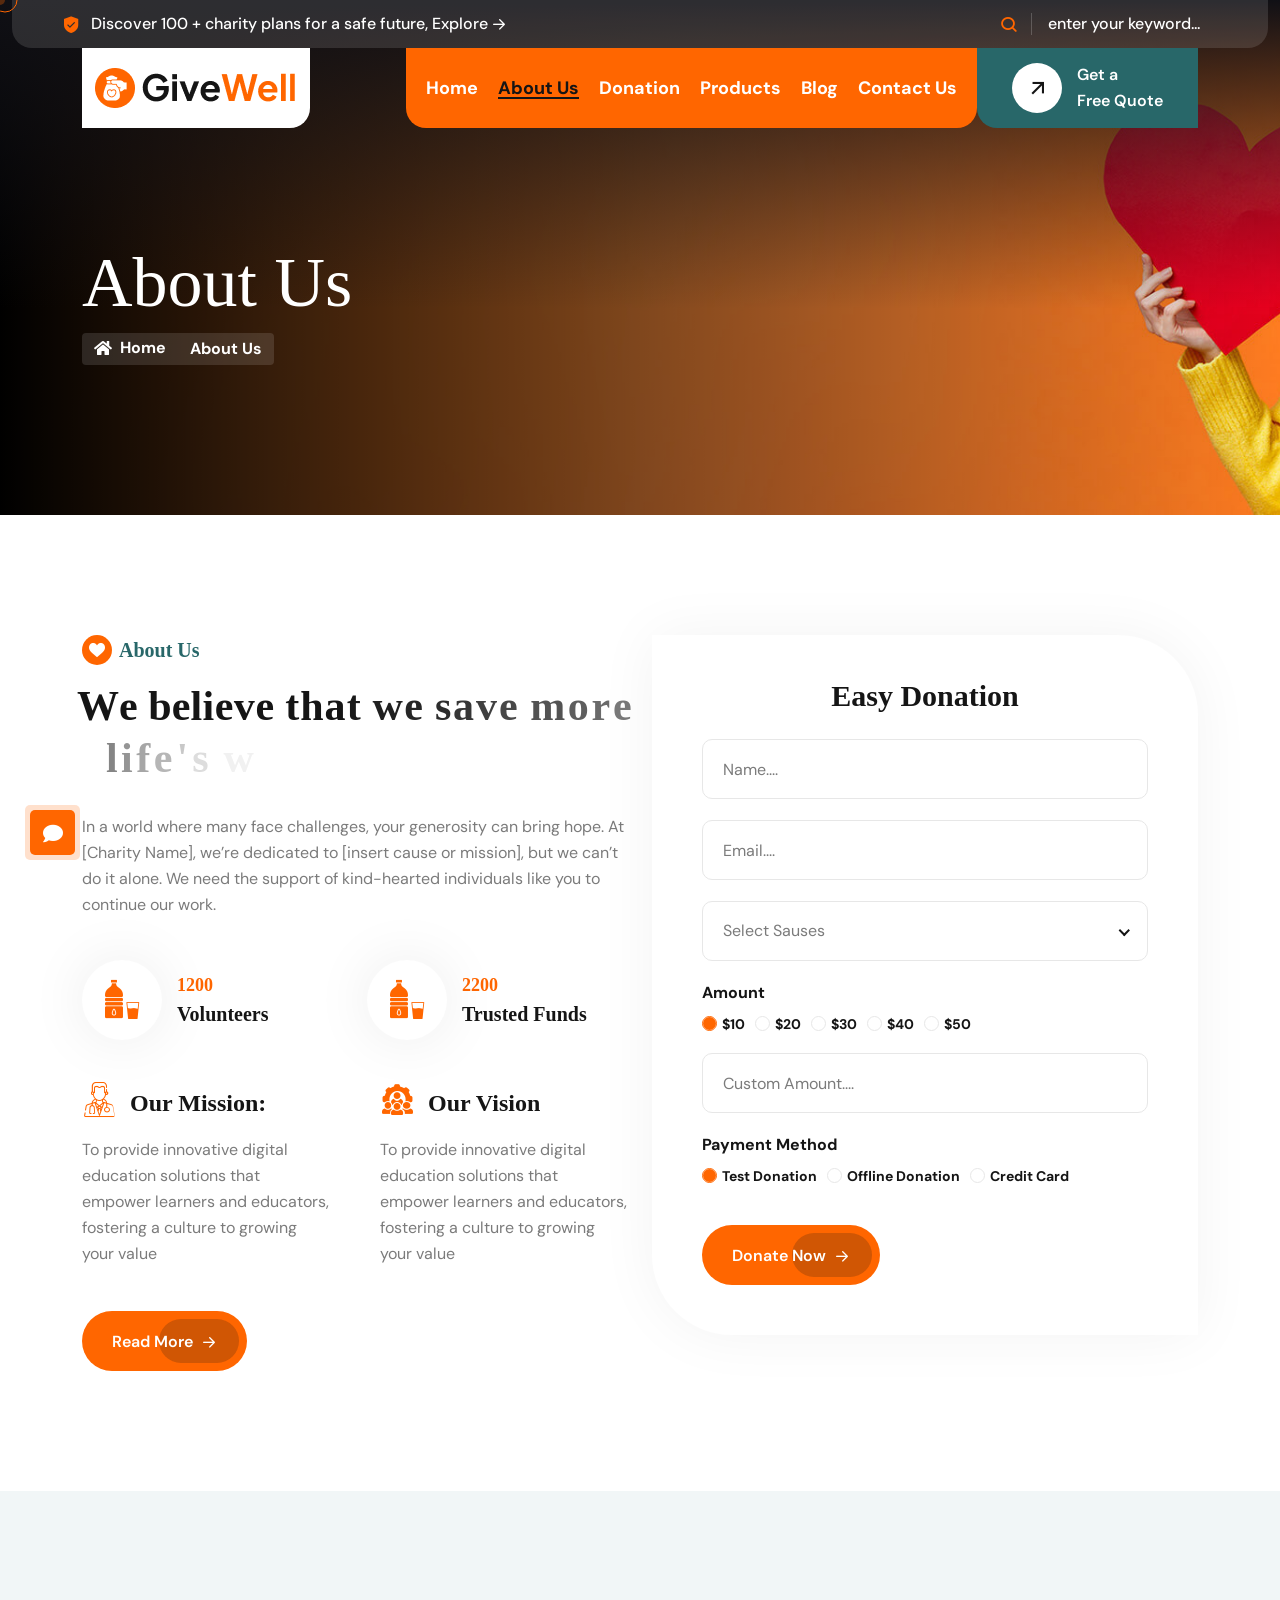
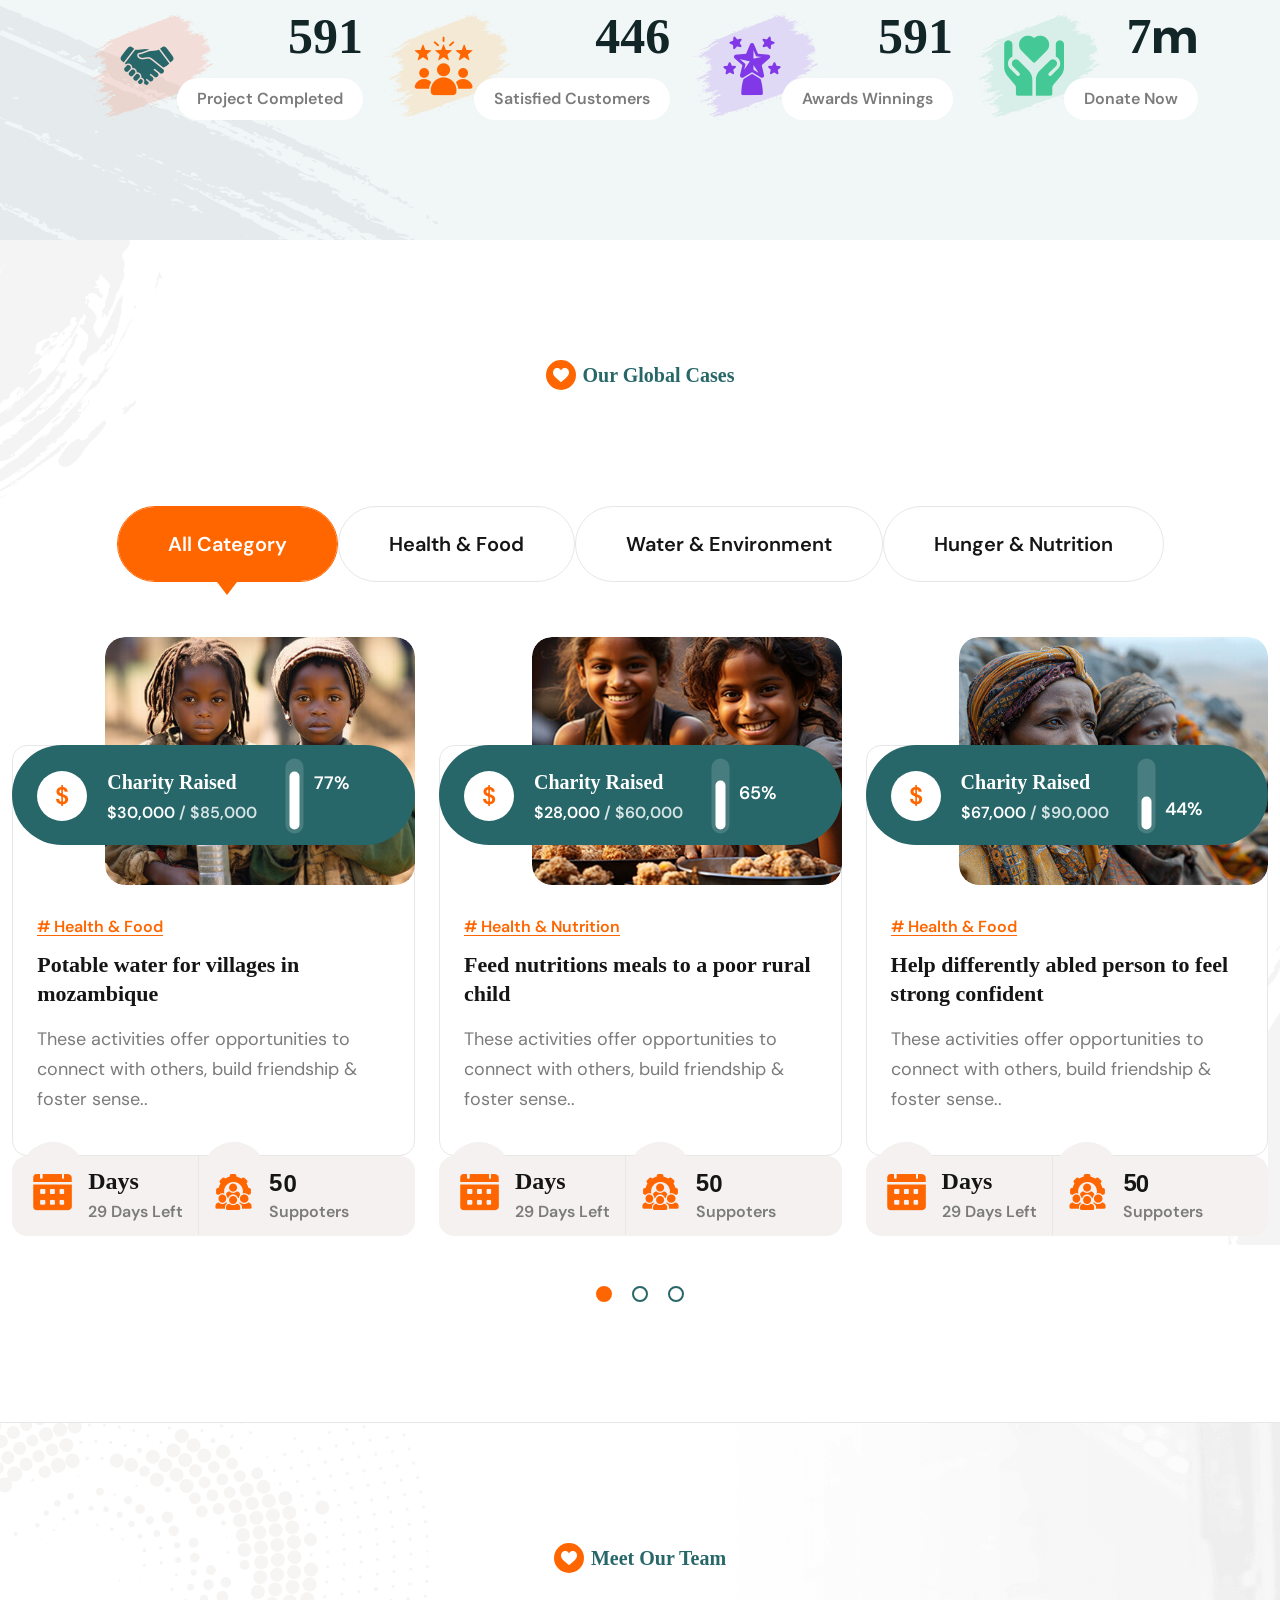
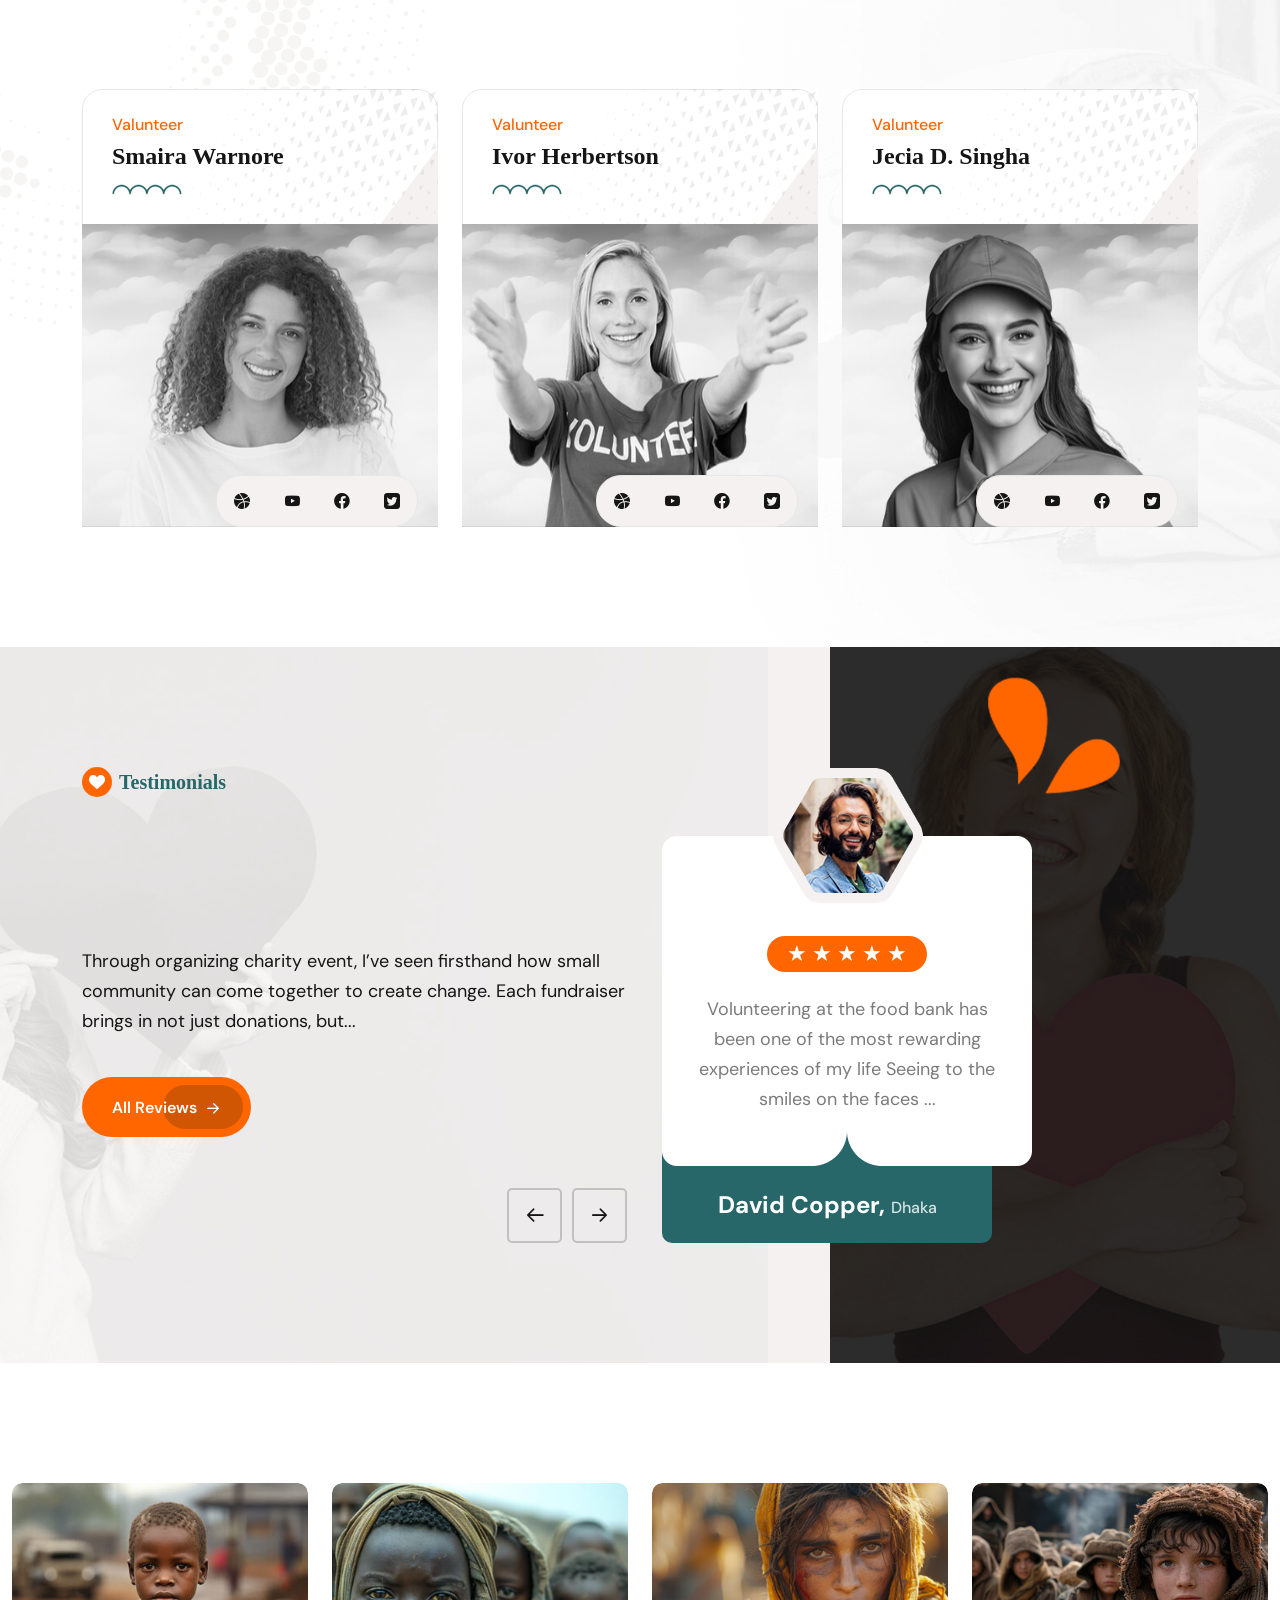
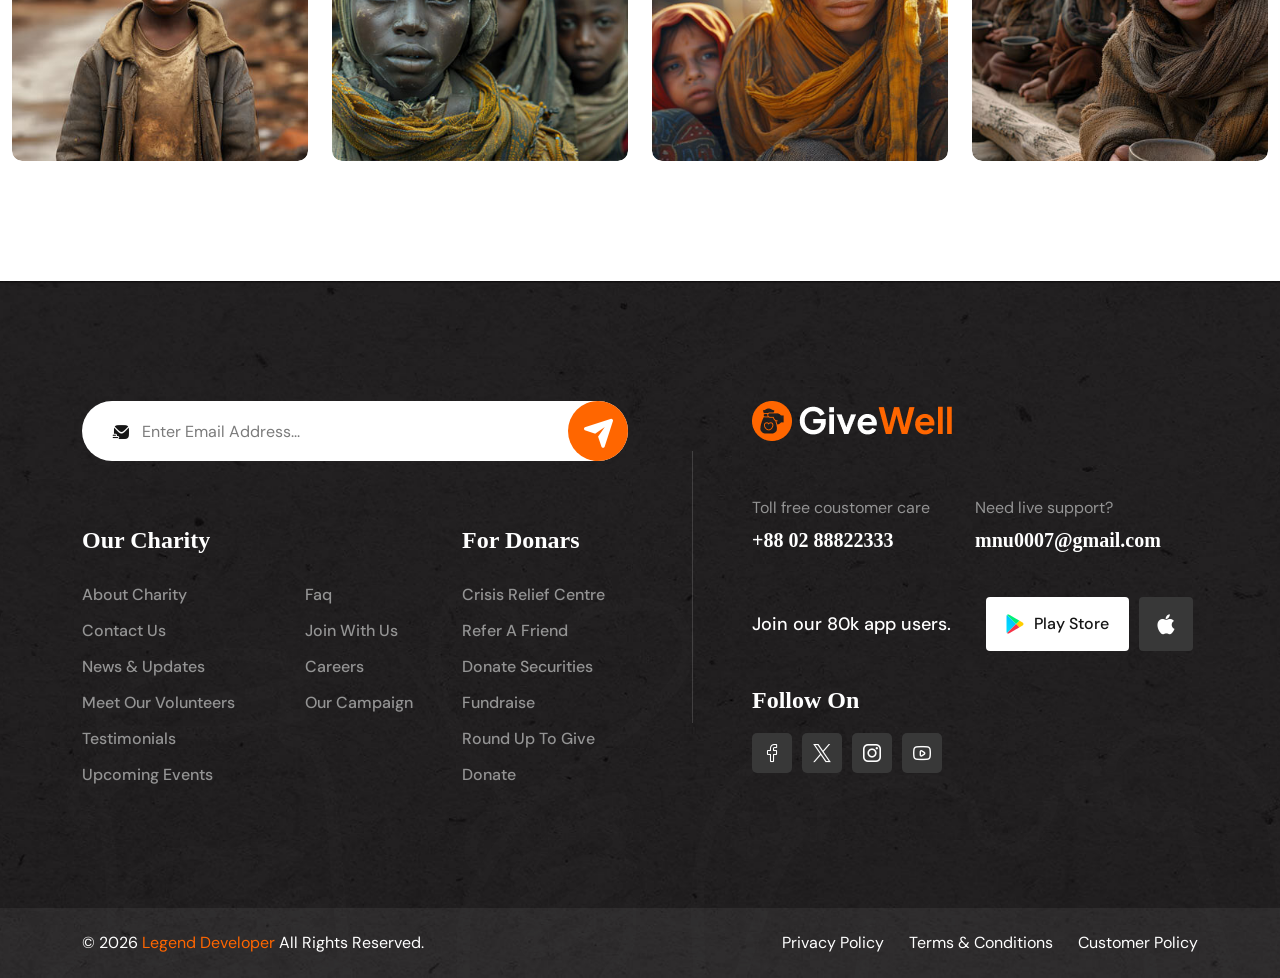
<file: about.html>
<!DOCTYPE html>
<html lang="en">

<!-- Mirrored from https://laravel-givewell.mnsithub.com/about by HTTrack Website Copier/3.x [XR&CO], Wed, 21 Oct 2026 08:59:39 GMT -->
<!-- Added by HTTrack --><meta http-equiv="content-type" content="text/html;charset=UTF-8" /><!-- /Added by HTTrack -->
<head>
    <meta charset="UTF-8" />
    <meta name="viewport" content="width=device-width, initial-scale=1.0" />
    <title>About Us || givewell || givewell Laravel Template</title>
    <!-- favicons Icons -->
    <link rel="apple-touch-icon" sizes="180x180" href="assets/images/favicons/apple-touch-icon.png" />
    <link rel="icon" type="image/png" sizes="32x32" href="assets/images/favicons/favicon-32x32.png" />
    <link rel="icon" type="image/png" sizes="16x16"
        href="assets/images/favicons/favicon-16x16.png" />
    <link rel="manifest" href="assets/images/favicons/site.webmanifest" />
    <meta name="description" content="givewell Laravel  Template " />

    <!-- fonts -->
    <link rel="preconnect" href="https://fonts.googleapis.com/">
    <link rel="preconnect" href="https://fonts.gstatic.com/" crossorigin>
    <link
        href="https://fonts.googleapis.com/css2?family=DM+Sans:ital,opsz,wght@0,9..40,100..1000;1,9..40,100..1000&amp;display=swap"
        rel="stylesheet">
    <link href="https://fonts.googleapis.com/css2?family=Caveat:wght@400..700&amp;display=swap" rel="stylesheet">


    <link rel="stylesheet" href="assets/css/bootstrap.min.css" />
    <link rel="stylesheet" href="assets/css/animate.min.css" />
    <link rel="stylesheet" href="assets/css/custom-animate.css" />
    <link rel="stylesheet" href="assets/css/swiper.min.css" />
    <link rel="stylesheet" href="assets/css/font-awesome-all.css" />
    <link rel="stylesheet" href="assets/css/jarallax.css" />
    <link rel="stylesheet" href="assets/css/jquery.magnific-popup.css" />
    <link rel="stylesheet" href="assets/css/odometer.min.css" />
    <link rel="stylesheet" href="assets/css/flaticon.css">
    <link rel="stylesheet" href="assets/css/owl.carousel.min.css" />
    <link rel="stylesheet" href="assets/css/owl.theme.default.min.css" />
    <link rel="stylesheet" href="assets/css/nice-select.css" />
    <link rel="stylesheet" href="assets/css/jquery-ui.css" />
    <link rel="stylesheet" href="assets/css/vegas.min.css" />
    <link rel="stylesheet" href="assets/css/aos.css" />


    <link rel="stylesheet" href="assets/css/module-css/slider.css" />
    <link rel="stylesheet" href="assets/css/module-css/footer.css" />
    <link rel="stylesheet" href="assets/css/module-css/about.css" />
    <link rel="stylesheet" href="assets/css/module-css/services.css" />
    <link rel="stylesheet" href="assets/css/module-css/case.css" />
    <link rel="stylesheet" href="assets/css/module-css/donars.css" />
    <link rel="stylesheet" href="assets/css/module-css/benefits.css" />
    <link rel="stylesheet" href="assets/css/module-css/event.css" />
    <link rel="stylesheet" href="assets/css/module-css/video.css" />
    <link rel="stylesheet" href="assets/css/module-css/team.css" />
    <link rel="stylesheet" href="assets/css/module-css/testimonial.css" />
    <link rel="stylesheet" href="assets/css/module-css/blog.css" />
    <link rel="stylesheet" href="assets/css/module-css/get-app.css" />
    <link rel="stylesheet" href="assets/css/module-css/feature.css" />
    <link rel="stylesheet" href="assets/css/module-css/faq.css" />
    <link rel="stylesheet" href="assets/css/module-css/helping-hand.css" />
    <link rel="stylesheet" href="assets/css/module-css/gallery.css" />
    <link rel="stylesheet" href="assets/css/module-css/donate.css" />
    <link rel="stylesheet" href="assets/css/module-css/brand.css" />
    <link rel="stylesheet" href="assets/css/module-css/join-one.css" />


    
        <link rel="stylesheet" href="assets/css/module-css/contact.css">
    <link rel="stylesheet" href="assets/css/module-css/pricing.css">
    <link rel="stylesheet" href="assets/css/module-css/need-help.css">
    <link rel="stylesheet" href="assets/css/module-css/page-header.css">
    <link rel="stylesheet" href="assets/css/module-css/counter.css">


    <!-- template styles -->
    <link rel="stylesheet" href="assets/css/style.css" />
    <link rel="stylesheet" href="assets/css/responsive.css" />


    
    </head>

<body class="custom-cursor">

    <div class="custom-cursor__cursor"></div>
    <div class="custom-cursor__cursor-two"></div>

    <div class="preloader">
        <div class="preloader__image"></div>
    </div>
    <!-- /.preloader -->
    <div class="chat-icon"><button type="button" class="chat-toggler"><i class="fa fa-comment"></i></button></div>
<!--Chat Popup-->
<div id="chat-popup" class="chat-popup">
    <div class="popup-inner">
        <div class="close-chat"><i class="fa fa-times"></i></div>
        <div class="chat-form">
            <p>Please fill out the form below and we will get back to you as soon as possible.</p>
            <form action="https://laravel-givewell.mnsithub.com/assets/inc/sendemail.php" method="POST" class="contact-form-validated">
                <div class="form-group">
                    <input type="text" name="name" placeholder="Your Name" required>
                </div>
                <div class="form-group">
                    <input type="email" name="email" placeholder="Your Email" required>
                </div>
                <div class="form-group">
                    <textarea name="message" placeholder="Your Text"></textarea>
                </div>
                <div class="form-group message-btn">
                    <button type="submit" class="thm-btn">
                        Submit Now
                        <span class="icon-arrow-right"></span>
                        <i></i>
                    </button>
                </div>
                <div class="result"></div>
            </form>
        </div>
    </div>
</div>

    <div class="page-wrapper">
        <header class="main-header-three main-header-four">
    <div class="main-header-three__top">
        <div class="container">
            <div class="main-header-three__top-inner">
                <div class="main-header-three__top-icon-box">
                    <div class="main-header-three__top-icon">
                        <span class="icon-shield"></span>
                    </div>
                    <p class="main-header-three__top-icon-text count-box">Discover <span class="count-text" data-stop="100"
                            data-speed="1500"></span> +
                        charity plans for a safe future,
                        <a href="#">Explore <i class="icon-arrow-right"></i></a>
                    </p>
                </div>
                <div class="main-header-three__contact">
                    <div class="main-header-three__contact-icon">
                        <span class="icon-headphone"></span>
                    </div>
                    <div class="main-header-three__contact-text">
                        <a href="#"> <span>Talk to Us:</span> (+88) 02 88.22.333 [or] mnu0007@gmail.com</a>
                    </div>
                </div>
                <div class="main-header-three__search-box">
                    <form action="#" class="main-header-three__search">
                        <div class="main-header-three__search-input">
                            <input type="search" placeholder="enter your keyword...">
                            <button type="submit"><span class="icon-magnifying-glass"></span></button>
                        </div>
                    </form>
                </div>
            </div>
        </div>
    </div>
    <nav class="main-menu main-menu-three main-menu-four">
        <div class="main-menu-three__wrapper">
            <div class="container">
                <div class="main-menu-three__wrapper-inner">
                    <div class="main-menu-three__logo">
                        <a href="index.html"><img src="assets/images/resources/logo-1.png"
                                alt=""></a>
                    </div>
                    <div class="main-menu-three__left">
                        <div class="main-menu-three__main-menu-box">
                            <a href="#" class="mobile-nav__toggler"><i class="fa fa-bars"></i></a>
                            <ul class="main-menu__list">
                                <li class="">
                            
                                        <a href="index.html">Home</a>
                                        </li>
                                           
                                        <li>
                                            <a href="about.html">About Us</a>
                                        </li>

                                        <li>
                                            <a href="donation.html">Donation</a>
                                        </li>

                                         <li>
                                            <a href="products.html">Products</a>
                                        </li>

                                        <li>
                                            <a href="blog.html">Blog</a>
                                        </li>

                                         <li>
                                            <a href="contact.html">Contact Us</a>
                                        </li>
                                
                                </ul> 

                                 </ul>                        
                                </div>
                        <div class="main-menu-three__btn-box">
                            <a href="contact.html" class="main-menu-three__btn">
                                <span class="icon-right-up"></span>
                                <p class="main-menu-three__btn-text">Get a <br> Free Quote</p>
                            </a>
                        </div>
                    </div>
                </div>
            </div>
        </div>
    </nav>
</header>

<div class="stricky-header stricked-menu main-menu main-menu-three">
    <div class="sticky-header__content"></div><!-- /.sticky-header__content -->
</div><!-- /.stricky-header -->

        
    <!--Page Header Start-->
        <section class="page-header">
            <div class="page-header__bg"
                style="background-image: url(assets/images/backgrounds/page-header-bg.jpg);">
            </div>
            <div class="container">
                <div class="page-header__inner">
                    <h2>About Us</h2>
                    <div class="thm-breadcrumb__box">
                        <ul class="thm-breadcrumb list-unstyled">
                            <li><a href="index.html"><i class="fas fa-home"></i>Home</a></li>
                            <li><span class="icon-right-arrow-1"></span></li>
                            <li>About Us</li>
                        </ul>
                    </div>
                </div>
            </div>
        </section>
        <!--Page Header End-->


    <!--Page Header End-->

    <!--About One Start -->
    <section class="about-one pdb120">
        <div class="container">
            <div class="row">
                <div class="col-xl-6">
                    <div class="about-one__left">
                        <div class="section-title text-left sec-title-animation animation-style2">
                            <div class="section-title__tagline-box">
                                <div class="section-title__tagline-icon">
                                    <i class="icon-like"></i>
                                </div>
                                <span class="section-title__tagline">About Us</span>
                            </div>
                            <h2 class="section-title__title title-animation">
                                We believe that we save more<br> life's with you</h2>
                        </div>
                        <p class="about-one__text">In a world where many face challenges, your generosity can bring
                            hope. At [Charity Name], we’re dedicated to [insert cause or mission], but we can’t do
                            it alone. We need the support of kind-hearted individuals like you to continue our work.
                        </p>

                        <ul class="list-item row clearfix list-unstyled">
                            <li class="col-xl-6 col-lg-12 col-md-6">
                                <div class="icon">
                                    <i class="icon-mineral-water"></i>
                                </div>
                                <div class="title count-box">
                                    <h4 class="count-text" data-stop="1200" data-speed="1500">00</h4>
                                    <h3>Volunteers</h3>
                                </div>
                            </li>
                            <li class="col-xl-6 col-lg-12 col-md-6">
                                <div class="icon">
                                    <i class="icon-mineral-water"></i>
                                </div>
                                <div class="title count-box">
                                    <h4 class="count-text" data-stop="2200" data-speed="1500">00</h4>
                                    <h3>Trusted Funds
                                    </h3>
                                </div>
                            </li>
                        </ul>
                        <ul class="about-one__mission-and-vision list-unstyled">
                            <li>
                                <div class="about-one__icon-and-title">
                                    <div class="about-one__icon">
                                        <span class="icon-doctor"></span>
                                    </div>
                                    <h3>Our Mission:</h3>
                                </div>
                                <p class="about-one__mission-and-vision-text">To provide innovative digital
                                    education solutions that empower learners and educators, fostering a culture to
                                    growing your value</p>
                            </li>
                            <li>
                                <div class="about-one__icon-and-title">
                                    <div class="about-one__icon">
                                        <span class="icon-team"></span>
                                    </div>
                                    <h3>Our Vision</h3>
                                </div>
                                <p class="about-one__mission-and-vision-text">To provide innovative digital
                                    education solutions that empower learners and educators, fostering a culture to
                                    growing your value</p>
                            </li>
                        </ul>
                        <div class="about-one__btn-box">
                            <a href="about.html" class="about-one__btn thm-btn">Read More<span
                                    class="icon-arrow-right"></span><i></i></a>
                        </div>
                    </div>
                </div>
                <div class="col-xl-6">
                    <div class="about-one__right">
                        <div class="donation-form-one">
                            <div class="inner-title">
                                <h3>Easy Donation</h3>
                            </div>
                            <form id="donation-form-one" name="donation_form-one" class="default-form2" action="#"
                                method="post">
                                <div class="form-group">
                                    <div class="input-box">
                                        <input type="text" name="form_name" id="formName" placeholder="Name...."
                                            required="">
                                    </div>
                                </div>
                                <div class="form-group">
                                    <div class="input-box">
                                        <input type="email" name="form_email" id="formEmail" placeholder="Email...."
                                            required="">
                                    </div>
                                </div>
                                <div class="form-group">
                                    <div class="select-box clearfix">
                                        <select class="wide">
                                            <option data-display="Select Sauses">Select Sauses</option>
                                            <option value="Charity For Food">Charity For Food</option>
                                            <option value="Charity For Education">Charity For Education</option>
                                            <option value="Charity For Water">Charity For Water</option>
                                            <option value="Charity For Natural Disaster">Charity For Natural
                                                Disaster</option>
                                        </select>
                                    </div>
                                </div>

                                <div class="form-group">
                                    <label for="dallor1">Amount</label>
                                    <ul>
                                        <li>
                                            <input type="radio" id="dallor1" name="dallor" checked="checked">
                                            <label for="dallor1">
                                                <i></i>
                                                <span>$10</span>
                                            </label>
                                        </li>
                                        <li>
                                            <input type="radio" id="dallor2" name="dallor">
                                            <label for="dallor2">
                                                <i></i>
                                                <span>$20</span>
                                            </label>
                                        </li>
                                        <li>
                                            <input type="radio" id="dallor3" name="dallor">
                                            <label for="dallor3">
                                                <i></i>
                                                <span>$30</span>
                                            </label>
                                        </li>
                                        <li>
                                            <input type="radio" id="dallor4" name="dallor">
                                            <label for="dallor4">
                                                <i></i>
                                                <span>$40</span>
                                            </label>
                                        </li>
                                        <li>
                                            <input type="radio" id="dallor5" name="dallor">
                                            <label for="dallor5">
                                                <i></i>
                                                <span>$50</span>
                                            </label>
                                        </li>


                                    </ul>
                                </div>

                                <div class="form-group">
                                    <div class="input-box">
                                        <input type="text" name="form_amount" id="formAmount"
                                            placeholder="Custom Amount...." required="">
                                    </div>
                                </div>

                                <div class="form-group">
                                    <label for="donation1">Payment Method</label>
                                    <ul>
                                        <li>
                                            <input type="radio" id="donation1" name="donation" checked="checked">
                                            <label for="donation1">
                                                <i></i>
                                                <span>Test Donation</span>
                                            </label>
                                        </li>
                                        <li>
                                            <input type="radio" id="donation2" name="donation">
                                            <label for="donation2">
                                                <i></i>
                                                <span>Offline Donation</span>
                                            </label>
                                        </li>
                                        <li>
                                            <input type="radio" id="donation3" name="donation">
                                            <label for="donation3">
                                                <i></i>
                                                <span>Credit Card</span>
                                            </label>
                                        </li>
                                    </ul>
                                </div>
                                <div class="donation-form__btn-box">
                                    <button type="submit" class="thm-btn">
                                        Donate Now <span class="icon-arrow-right"></span><i></i>
                                    </button>
                                </div>
                            </form>
                        </div>
                    </div>
                </div>
            </div>
        </div>
    </section>
    <!--About One End -->

    <!--Counter One Start -->
    <section class="counter-one">
        <div class="counter-one__shape-1 float-bob-y">
            <img src="assets/images/shapes/counter-one-shape-1.png" alt="">
        </div>
        <div class="container">
            <ul class="list-unstyled counter-one__list">
                <li class="wow fadeInLeft" data-wow-delay="100ms">
                    <div class="counter-one__single">
                        <div class="counter-one__icon">
                            <span class="icon-handshake"></span>
                            <div class="counter-one__icon-shape-1">
                                <img src="assets/images/shapes/counter-one-icon-shape-1.png"
                                    alt="">
                            </div>
                        </div>
                        <div class="counter-one__content">
                            <div class="counter-one__content-count count-box">
                                <h3 class="count-text" data-stop="591" data-speed="1500">00</h3>
                            </div>
                            <p class="counter-one__text">Project Completed</p>
                        </div>
                    </div>
                </li>
                <li class="wow fadeInLeft" data-wow-delay="300ms">
                    <div class="counter-one__single">
                        <div class="counter-one__icon">
                            <span class="icon-costumer"></span>
                            <div class="counter-one__icon-shape-1">
                                <img src="assets/images/shapes/counter-one-icon-shape-2.png"
                                    alt="">
                            </div>
                        </div>
                        <div class="counter-one__content">
                            <div class="counter-one__content-count count-box">
                                <h3 class="count-text" data-stop="446" data-speed="1500">00</h3>
                            </div>
                            <p class="counter-one__text">Satisfied Customers</p>
                        </div>
                    </div>
                </li>
                <li class="wow fadeInRight" data-wow-delay="100ms">
                    <div class="counter-one__single">
                        <div class="counter-one__icon">
                            <span class="icon-trophy"></span>
                            <div class="counter-one__icon-shape-1">
                                <img src="assets/images/shapes/counter-one-icon-shape-3.png"
                                    alt="">
                            </div>
                        </div>
                        <div class="counter-one__content">
                            <div class="counter-one__content-count count-box">
                                <h3 class="count-text" data-stop="591" data-speed="1500">00</h3>
                            </div>
                            <p class="counter-one__text">Awards Winnings</p>
                        </div>
                    </div>
                </li>
                <li class="wow fadeInRight" data-wow-delay="300ms">
                    <div class="counter-one__single">
                        <div class="counter-one__icon">
                            <span class="icon-humanitarian"></span>
                            <div class="counter-one__icon-shape-1">
                                <img src="assets/images/shapes/counter-one-icon-shape-4.png"
                                    alt="">
                            </div>
                        </div>
                        <div class="counter-one__content">
                            <div class="counter-one__content-count count-box">
                                <h3 class="count-text" data-stop="7" data-speed="1500">00</h3>
                                <span>m</span>
                            </div>
                            <p class="counter-one__text">Donate Now</p>
                        </div>
                    </div>
                </li>
            </ul>
        </div>
    </section>
    <!--Counter One End -->

    <!--Case One Start -->
    <section class="case-one about-page-case">
        <div class="case-one__bg-shape float-bob-y"
            style="background-image: url(assets/images/shapes/case-one-bg-shape.png);">
        </div>
        <div class="container">
            <div class="section-title text-center sec-title-animation animation-style1">
                <div class="section-title__tagline-box">
                    <div class="section-title__tagline-icon">
                        <i class="icon-like"></i>
                    </div>
                    <span class="section-title__tagline">Our Global Cases</span>
                </div>
                <h2 class="section-title__title title-animation">Spread joy with a Donation</h2>
            </div>
            <div class="case-one__main-tab-box case-one__tabs-box">
                <ul class="case-one-tab-buttons case-one-tab-btns list-unstyled">
                    <li data-tab="#allcategory" class="p-tab-btn active-btn"><span>All Category</span>
                    </li>
                    <li data-tab="#healthfood" class="p-tab-btn"><span>Health & Food</span></li>
                    <li data-tab="#waterenvironment" class="p-tab-btn"><span>Water & Environment</span></li>
                    <li data-tab="#hungernutrition" class="p-tab-btn"><span>Hunger & Nutrition</span></li>
                </ul>
                <div class="p-tabs-content">
                    <div class="p-tab active-tab" id="allcategory">
                        <div class="case-one__inner">
                            <div class="case-one__carousel owl-theme owl-carousel">
                                <!--Case One Single End-->
                                <div class="item">
                                    <div class="case-one__single">
                                        <div class="case-one__img-box">
                                            <div class="case-one__img">
                                                <img src="assets/images/case/case-1-1.jpg" alt="">
                                            </div>
                                            <div class="case-one__raised-and-progress">
                                                <div class="case-one__raised-box">
                                                    <div class="doller">
                                                        <span>$</span>
                                                    </div>
                                                    <div class="content">
                                                        <h3>Charity Raised</h3>
                                                        <p>$30,000 <span>/ $85,000</span></p>
                                                    </div>
                                                </div>
                                                <div class="case-one__progress">
                                                    <div class="bar">
                                                        <div class="bar-inner count-bar" data-percent="77%">
                                                            <div class="count-text">77%</div>
                                                        </div>
                                                    </div>
                                                </div>
                                            </div>
                                        </div>
                                        <div class="case-one__content">
                                            <div class="case-one__content-inner">
                                                <p class="case-one__sub-title"># Health & Food</p>
                                                <h3 class="case-one__title"><a href="donate-now.html">Potable
                                                        water
                                                        for villages
                                                        in
                                                        mozambique</a></h3>
                                                <p class="case-one__text">These activities offer opportunities to
                                                    connect with
                                                    others, build friendship & foster sense..</p>
                                            </div>
                                            <ul class="case-one__days-and-count list-unstyled">
                                                <li>
                                                    <div class="icon">
                                                        <span class="icon-calendar"></span>
                                                    </div>
                                                    <div class="content">
                                                        <h3>Days</h3>
                                                        <p>29 Days Left</p>
                                                    </div>
                                                </li>
                                                <li>
                                                    <div class="icon">
                                                        <span class="icon-team"></span>
                                                    </div>
                                                    <div class="content">
                                                        <h3><span class="odometer" data-count="50">00</span><span> </span>
                                                        </h3>
                                                        <p>Suppoters</p>
                                                    </div>
                                                </li>
                                            </ul>
                                        </div>
                                    </div>
                                </div>
                                <!--Case One Single Start-->
                                <!--Case One Single End-->
                                <div class="item">
                                    <div class="case-one__single">
                                        <div class="case-one__img-box">
                                            <div class="case-one__img">
                                                <img src="assets/images/case/case-1-2.jpg" alt="">
                                            </div>
                                            <div class="case-one__raised-and-progress">
                                                <div class="case-one__raised-box">
                                                    <div class="doller">
                                                        <span>$</span>
                                                    </div>
                                                    <div class="content">
                                                        <h3>Charity Raised</h3>
                                                        <p>$28,000 <span>/ $60,000</span></p>
                                                    </div>
                                                </div>
                                                <div class="case-one__progress">
                                                    <div class="bar">
                                                        <div class="bar-inner count-bar" data-percent="65%">
                                                            <div class="count-text">65%</div>
                                                        </div>
                                                    </div>
                                                </div>
                                            </div>
                                        </div>
                                        <div class="case-one__content">
                                            <div class="case-one__content-inner">
                                                <p class="case-one__sub-title"># Health & Nutrition</p>
                                                <h3 class="case-one__title"><a href="donate-now.html">Feed
                                                        nutritions meals to a
                                                        poor
                                                        rural child</a></h3>
                                                <p class="case-one__text">These activities offer opportunities to
                                                    connect with
                                                    others, build friendship & foster sense..</p>
                                            </div>
                                            <ul class="case-one__days-and-count list-unstyled">
                                                <li>
                                                    <div class="icon">
                                                        <span class="icon-calendar"></span>
                                                    </div>
                                                    <div class="content">
                                                        <h3>Days</h3>
                                                        <p>29 Days Left</p>
                                                    </div>
                                                </li>
                                                <li>
                                                    <div class="icon">
                                                        <span class="icon-team"></span>
                                                    </div>
                                                    <div class="content">
                                                        <h3><span class="odometer" data-count="50">00</span><span> </span>
                                                        </h3>
                                                        <p>Suppoters</p>
                                                    </div>
                                                </li>
                                            </ul>
                                        </div>
                                    </div>
                                </div>
                                <!--Case One Single Start-->
                                <!--Case One Single End-->
                                <div class="item">
                                    <div class="case-one__single">
                                        <div class="case-one__img-box">
                                            <div class="case-one__img">
                                                <img src="assets/images/case/case-1-3.jpg" alt="">
                                            </div>
                                            <div class="case-one__raised-and-progress">
                                                <div class="case-one__raised-box">
                                                    <div class="doller">
                                                        <span>$</span>
                                                    </div>
                                                    <div class="content">
                                                        <h3>Charity Raised</h3>
                                                        <p>$67,000 <span>/ $90,000</span></p>
                                                    </div>
                                                </div>
                                                <div class="case-one__progress">
                                                    <div class="bar">
                                                        <div class="bar-inner count-bar" data-percent="44%">
                                                            <div class="count-text">44%</div>
                                                        </div>
                                                    </div>
                                                </div>
                                            </div>
                                        </div>
                                        <div class="case-one__content">
                                            <div class="case-one__content-inner">
                                                <p class="case-one__sub-title"># Health & Food</p>
                                                <h3 class="case-one__title"><a href="donate-now.html">Help
                                                        differently abled
                                                        person to feel
                                                        strong confident</a></h3>
                                                <p class="case-one__text">These activities offer opportunities to
                                                    connect with
                                                    others, build friendship & foster sense..</p>
                                            </div>
                                            <ul class="case-one__days-and-count list-unstyled">
                                                <li>
                                                    <div class="icon">
                                                        <span class="icon-calendar"></span>
                                                    </div>
                                                    <div class="content">
                                                        <h3>Days</h3>
                                                        <p>29 Days Left</p>
                                                    </div>
                                                </li>
                                                <li>
                                                    <div class="icon">
                                                        <span class="icon-team"></span>
                                                    </div>
                                                    <div class="content">
                                                        <h3><span class="odometer" data-count="50">00</span><span> </span>
                                                        </h3>
                                                        <p>Suppoters</p>
                                                    </div>
                                                </li>
                                            </ul>
                                        </div>
                                    </div>
                                </div>
                                <!--Case One Single Start-->
                                <!--Case One Single End-->
                                <div class="item">
                                    <div class="case-one__single">
                                        <div class="case-one__img-box">
                                            <div class="case-one__img">
                                                <img src="assets/images/case/case-1-1.jpg" alt="">
                                            </div>
                                            <div class="case-one__raised-and-progress">
                                                <div class="case-one__raised-box">
                                                    <div class="doller">
                                                        <span>$</span>
                                                    </div>
                                                    <div class="content">
                                                        <h3>Charity Raised</h3>
                                                        <p>$30,000 <span>/ $85,000</span></p>
                                                    </div>
                                                </div>
                                                <div class="case-one__progress">
                                                    <div class="bar">
                                                        <div class="bar-inner count-bar" data-percent="77%">
                                                            <div class="count-text">77%</div>
                                                        </div>
                                                    </div>
                                                </div>
                                            </div>
                                        </div>
                                        <div class="case-one__content">
                                            <div class="case-one__content-inner">
                                                <p class="case-one__sub-title"># Health & Food</p>
                                                <h3 class="case-one__title"><a href="donate-now.html">Potable
                                                        water
                                                        for villages
                                                        in
                                                        mozambique</a></h3>
                                                <p class="case-one__text">These activities offer opportunities to
                                                    connect with
                                                    others, build friendship & foster sense..</p>
                                            </div>
                                            <ul class="case-one__days-and-count list-unstyled">
                                                <li>
                                                    <div class="icon">
                                                        <span class="icon-calendar"></span>
                                                    </div>
                                                    <div class="content">
                                                        <h3>Days</h3>
                                                        <p>29 Days Left</p>
                                                    </div>
                                                </li>
                                                <li>
                                                    <div class="icon">
                                                        <span class="icon-team"></span>
                                                    </div>
                                                    <div class="content">
                                                        <h3><span class="odometer" data-count="50">00</span><span> </span>
                                                        </h3>
                                                        <p>Suppoters</p>
                                                    </div>
                                                </li>
                                            </ul>
                                        </div>
                                    </div>
                                </div>
                                <!--Case One Single Start-->
                                <!--Case One Single End-->
                                <div class="item">
                                    <div class="case-one__single">
                                        <div class="case-one__img-box">
                                            <div class="case-one__img">
                                                <img src="assets/images/case/case-1-2.jpg" alt="">
                                            </div>
                                            <div class="case-one__raised-and-progress">
                                                <div class="case-one__raised-box">
                                                    <div class="doller">
                                                        <span>$</span>
                                                    </div>
                                                    <div class="content">
                                                        <h3>Charity Raised</h3>
                                                        <p>$28,000 <span>/ $60,000</span></p>
                                                    </div>
                                                </div>
                                                <div class="case-one__progress">
                                                    <div class="bar">
                                                        <div class="bar-inner count-bar" data-percent="65%">
                                                            <div class="count-text">65%</div>
                                                        </div>
                                                    </div>
                                                </div>
                                            </div>
                                        </div>
                                        <div class="case-one__content">
                                            <div class="case-one__content-inner">
                                                <p class="case-one__sub-title"># Health & Nutrition</p>
                                                <h3 class="case-one__title"><a href="donate-now.html">Feed
                                                        nutritions meals to a
                                                        poor
                                                        rural child</a></h3>
                                                <p class="case-one__text">These activities offer opportunities to
                                                    connect with
                                                    others, build friendship & foster sense..</p>
                                            </div>
                                            <ul class="case-one__days-and-count list-unstyled">
                                                <li>
                                                    <div class="icon">
                                                        <span class="icon-calendar"></span>
                                                    </div>
                                                    <div class="content">
                                                        <h3>Days</h3>
                                                        <p>29 Days Left</p>
                                                    </div>
                                                </li>
                                                <li>
                                                    <div class="icon">
                                                        <span class="icon-team"></span>
                                                    </div>
                                                    <div class="content">
                                                        <h3><span class="odometer" data-count="50">00</span><span> </span>
                                                        </h3>
                                                        <p>Suppoters</p>
                                                    </div>
                                                </li>
                                            </ul>
                                        </div>
                                    </div>
                                </div>
                                <!--Case One Single Start-->
                                <!--Case One Single End-->
                                <div class="item">
                                    <div class="case-one__single">
                                        <div class="case-one__img-box">
                                            <div class="case-one__img">
                                                <img src="assets/images/case/case-1-3.jpg" alt="">
                                            </div>
                                            <div class="case-one__raised-and-progress">
                                                <div class="case-one__raised-box">
                                                    <div class="doller">
                                                        <span>$</span>
                                                    </div>
                                                    <div class="content">
                                                        <h3>Charity Raised</h3>
                                                        <p>$67,000 <span>/ $90,000</span></p>
                                                    </div>
                                                </div>
                                                <div class="case-one__progress">
                                                    <div class="bar">
                                                        <div class="bar-inner count-bar" data-percent="44%">
                                                            <div class="count-text">44%</div>
                                                        </div>
                                                    </div>
                                                </div>
                                            </div>
                                        </div>
                                        <div class="case-one__content">
                                            <div class="case-one__content-inner">
                                                <p class="case-one__sub-title"># Health & Food</p>
                                                <h3 class="case-one__title"><a href="donate-now.html">Help
                                                        differently abled
                                                        person to feel
                                                        strong confident</a></h3>
                                                <p class="case-one__text">These activities offer opportunities to
                                                    connect with
                                                    others, build friendship & foster sense..</p>
                                            </div>
                                            <ul class="case-one__days-and-count list-unstyled">
                                                <li>
                                                    <div class="icon">
                                                        <span class="icon-calendar"></span>
                                                    </div>
                                                    <div class="content">
                                                        <h3>Days</h3>
                                                        <p>29 Days Left</p>
                                                    </div>
                                                </li>
                                                <li>
                                                    <div class="icon">
                                                        <span class="icon-team"></span>
                                                    </div>
                                                    <div class="content">
                                                        <h3><span class="odometer" data-count="50">00</span><span> </span>
                                                        </h3>
                                                        <p>Suppoters</p>
                                                    </div>
                                                </li>
                                            </ul>
                                        </div>
                                    </div>
                                </div>
                                <!--Case One Single Start-->
                                <!--Case One Single End-->
                                <div class="item">
                                    <div class="case-one__single">
                                        <div class="case-one__img-box">
                                            <div class="case-one__img">
                                                <img src="assets/images/case/case-1-1.jpg" alt="">
                                            </div>
                                            <div class="case-one__raised-and-progress">
                                                <div class="case-one__raised-box">
                                                    <div class="doller">
                                                        <span>$</span>
                                                    </div>
                                                    <div class="content">
                                                        <h3>Charity Raised</h3>
                                                        <p>$30,000 <span>/ $85,000</span></p>
                                                    </div>
                                                </div>
                                                <div class="case-one__progress">
                                                    <div class="bar">
                                                        <div class="bar-inner count-bar" data-percent="77%">
                                                            <div class="count-text">77%</div>
                                                        </div>
                                                    </div>
                                                </div>
                                            </div>
                                        </div>
                                        <div class="case-one__content">
                                            <div class="case-one__content-inner">
                                                <p class="case-one__sub-title"># Health & Food</p>
                                                <h3 class="case-one__title"><a href="donate-now.html">Potable
                                                        water
                                                        for villages
                                                        in
                                                        mozambique</a></h3>
                                                <p class="case-one__text">These activities offer opportunities to
                                                    connect with
                                                    others, build friendship & foster sense..</p>
                                            </div>
                                            <ul class="case-one__days-and-count list-unstyled">
                                                <li>
                                                    <div class="icon">
                                                        <span class="icon-calendar"></span>
                                                    </div>
                                                    <div class="content">
                                                        <h3>Days</h3>
                                                        <p>29 Days Left</p>
                                                    </div>
                                                </li>
                                                <li>
                                                    <div class="icon">
                                                        <span class="icon-team"></span>
                                                    </div>
                                                    <div class="content">
                                                        <h3><span class="odometer" data-count="50">00</span><span> </span>
                                                        </h3>
                                                        <p>Suppoters</p>
                                                    </div>
                                                </li>
                                            </ul>
                                        </div>
                                    </div>
                                </div>
                                <!--Case One Single Start-->
                                <!--Case One Single End-->
                                <div class="item">
                                    <div class="case-one__single">
                                        <div class="case-one__img-box">
                                            <div class="case-one__img">
                                                <img src="assets/images/case/case-1-2.jpg" alt="">
                                            </div>
                                            <div class="case-one__raised-and-progress">
                                                <div class="case-one__raised-box">
                                                    <div class="doller">
                                                        <span>$</span>
                                                    </div>
                                                    <div class="content">
                                                        <h3>Charity Raised</h3>
                                                        <p>$28,000 <span>/ $60,000</span></p>
                                                    </div>
                                                </div>
                                                <div class="case-one__progress">
                                                    <div class="bar">
                                                        <div class="bar-inner count-bar" data-percent="65%">
                                                            <div class="count-text">65%</div>
                                                        </div>
                                                    </div>
                                                </div>
                                            </div>
                                        </div>
                                        <div class="case-one__content">
                                            <div class="case-one__content-inner">
                                                <p class="case-one__sub-title"># Health & Nutrition</p>
                                                <h3 class="case-one__title"><a href="donate-now.html">Feed
                                                        nutritions meals to a
                                                        poor
                                                        rural child</a></h3>
                                                <p class="case-one__text">These activities offer opportunities to
                                                    connect with
                                                    others, build friendship & foster sense..</p>
                                            </div>
                                            <ul class="case-one__days-and-count list-unstyled">
                                                <li>
                                                    <div class="icon">
                                                        <span class="icon-calendar"></span>
                                                    </div>
                                                    <div class="content">
                                                        <h3>Days</h3>
                                                        <p>29 Days Left</p>
                                                    </div>
                                                </li>
                                                <li>
                                                    <div class="icon">
                                                        <span class="icon-team"></span>
                                                    </div>
                                                    <div class="content">
                                                        <h3><span class="odometer" data-count="50">00</span><span> </span>
                                                        </h3>
                                                        <p>Suppoters</p>
                                                    </div>
                                                </li>
                                            </ul>
                                        </div>
                                    </div>
                                </div>
                                <!--Case One Single Start-->
                                <!--Case One Single End-->
                                <div class="item">
                                    <div class="case-one__single">
                                        <div class="case-one__img-box">
                                            <div class="case-one__img">
                                                <img src="assets/images/case/case-1-3.jpg" alt="">
                                            </div>
                                            <div class="case-one__raised-and-progress">
                                                <div class="case-one__raised-box">
                                                    <div class="doller">
                                                        <span>$</span>
                                                    </div>
                                                    <div class="content">
                                                        <h3>Charity Raised</h3>
                                                        <p>$67,000 <span>/ $90,000</span></p>
                                                    </div>
                                                </div>
                                                <div class="case-one__progress">
                                                    <div class="bar">
                                                        <div class="bar-inner count-bar" data-percent="44%">
                                                            <div class="count-text">44%</div>
                                                        </div>
                                                    </div>
                                                </div>
                                            </div>
                                        </div>
                                        <div class="case-one__content">
                                            <div class="case-one__content-inner">
                                                <p class="case-one__sub-title"># Health & Food</p>
                                                <h3 class="case-one__title"><a href="donate-now.html">Help
                                                        differently abled
                                                        person to feel
                                                        strong confident</a></h3>
                                                <p class="case-one__text">These activities offer opportunities to
                                                    connect with
                                                    others, build friendship & foster sense..</p>
                                            </div>
                                            <ul class="case-one__days-and-count list-unstyled">
                                                <li>
                                                    <div class="icon">
                                                        <span class="icon-calendar"></span>
                                                    </div>
                                                    <div class="content">
                                                        <h3>Days</h3>
                                                        <p>29 Days Left</p>
                                                    </div>
                                                </li>
                                                <li>
                                                    <div class="icon">
                                                        <span class="icon-team"></span>
                                                    </div>
                                                    <div class="content">
                                                        <h3><span class="odometer" data-count="50">00</span><span> </span>
                                                        </h3>
                                                        <p>Suppoters</p>
                                                    </div>
                                                </li>
                                            </ul>
                                        </div>
                                    </div>
                                </div>
                                <!--Case One Single Start-->
                            </div>
                        </div>
                    </div>
                    <div class="p-tab" id="healthfood">
                        <div class="case-one__inner">
                            <div class="case-one__carousel owl-theme owl-carousel">
                                <!--Case One Single End-->
                                <div class="item">
                                    <div class="case-one__single">
                                        <div class="case-one__img-box">
                                            <div class="case-one__img">
                                                <img src="assets/images/case/case-1-1.jpg" alt="">
                                            </div>
                                            <div class="case-one__raised-and-progress">
                                                <div class="case-one__raised-box">
                                                    <div class="doller">
                                                        <span>$</span>
                                                    </div>
                                                    <div class="content">
                                                        <h3>Charity Raised</h3>
                                                        <p>$30,000 <span>/ $85,000</span></p>
                                                    </div>
                                                </div>
                                                <div class="case-one__progress">
                                                    <div class="bar">
                                                        <div class="bar-inner count-bar" data-percent="77%">
                                                            <div class="count-text">77%</div>
                                                        </div>
                                                    </div>
                                                </div>
                                            </div>
                                        </div>
                                        <div class="case-one__content">
                                            <div class="case-one__content-inner">
                                                <p class="case-one__sub-title"># Health & Food</p>
                                                <h3 class="case-one__title"><a href="donate-now.html">Potable
                                                        water
                                                        for villages
                                                        in
                                                        mozambique</a></h3>
                                                <p class="case-one__text">These activities offer opportunities to
                                                    connect with
                                                    others, build friendship & foster sense..</p>
                                            </div>
                                            <ul class="case-one__days-and-count list-unstyled">
                                                <li>
                                                    <div class="icon">
                                                        <span class="icon-calendar"></span>
                                                    </div>
                                                    <div class="content">
                                                        <h3>Days</h3>
                                                        <p>29 Days Left</p>
                                                    </div>
                                                </li>
                                                <li>
                                                    <div class="icon">
                                                        <span class="icon-team"></span>
                                                    </div>
                                                    <div class="content">
                                                        <h3><span class="odometer" data-count="50">00</span><span> </span>
                                                        </h3>
                                                        <p>Suppoters</p>
                                                    </div>
                                                </li>
                                            </ul>
                                        </div>
                                    </div>
                                </div>
                                <!--Case One Single Start-->
                                <!--Case One Single End-->
                                <div class="item">
                                    <div class="case-one__single">
                                        <div class="case-one__img-box">
                                            <div class="case-one__img">
                                                <img src="assets/images/case/case-1-2.jpg" alt="">
                                            </div>
                                            <div class="case-one__raised-and-progress">
                                                <div class="case-one__raised-box">
                                                    <div class="doller">
                                                        <span>$</span>
                                                    </div>
                                                    <div class="content">
                                                        <h3>Charity Raised</h3>
                                                        <p>$28,000 <span>/ $60,000</span></p>
                                                    </div>
                                                </div>
                                                <div class="case-one__progress">
                                                    <div class="bar">
                                                        <div class="bar-inner count-bar" data-percent="65%">
                                                            <div class="count-text">65%</div>
                                                        </div>
                                                    </div>
                                                </div>
                                            </div>
                                        </div>
                                        <div class="case-one__content">
                                            <div class="case-one__content-inner">
                                                <p class="case-one__sub-title"># Health & Nutrition</p>
                                                <h3 class="case-one__title"><a href="donate-now.html">Feed
                                                        nutritions meals to a
                                                        poor
                                                        rural child</a></h3>
                                                <p class="case-one__text">These activities offer opportunities to
                                                    connect with
                                                    others, build friendship & foster sense..</p>
                                            </div>
                                            <ul class="case-one__days-and-count list-unstyled">
                                                <li>
                                                    <div class="icon">
                                                        <span class="icon-calendar"></span>
                                                    </div>
                                                    <div class="content">
                                                        <h3>Days</h3>
                                                        <p>29 Days Left</p>
                                                    </div>
                                                </li>
                                                <li>
                                                    <div class="icon">
                                                        <span class="icon-team"></span>
                                                    </div>
                                                    <div class="content">
                                                        <h3><span class="odometer" data-count="50">00</span><span> </span>
                                                        </h3>
                                                        <p>Suppoters</p>
                                                    </div>
                                                </li>
                                            </ul>
                                        </div>
                                    </div>
                                </div>
                                <!--Case One Single Start-->
                                <!--Case One Single End-->
                                <div class="item">
                                    <div class="case-one__single">
                                        <div class="case-one__img-box">
                                            <div class="case-one__img">
                                                <img src="assets/images/case/case-1-3.jpg" alt="">
                                            </div>
                                            <div class="case-one__raised-and-progress">
                                                <div class="case-one__raised-box">
                                                    <div class="doller">
                                                        <span>$</span>
                                                    </div>
                                                    <div class="content">
                                                        <h3>Charity Raised</h3>
                                                        <p>$67,000 <span>/ $90,000</span></p>
                                                    </div>
                                                </div>
                                                <div class="case-one__progress">
                                                    <div class="bar">
                                                        <div class="bar-inner count-bar" data-percent="44%">
                                                            <div class="count-text">44%</div>
                                                        </div>
                                                    </div>
                                                </div>
                                            </div>
                                        </div>
                                        <div class="case-one__content">
                                            <div class="case-one__content-inner">
                                                <p class="case-one__sub-title"># Health & Food</p>
                                                <h3 class="case-one__title"><a href="donate-now.html">Help
                                                        differently abled
                                                        person to feel
                                                        strong confident</a></h3>
                                                <p class="case-one__text">These activities offer opportunities to
                                                    connect with
                                                    others, build friendship & foster sense..</p>
                                            </div>
                                            <ul class="case-one__days-and-count list-unstyled">
                                                <li>
                                                    <div class="icon">
                                                        <span class="icon-calendar"></span>
                                                    </div>
                                                    <div class="content">
                                                        <h3>Days</h3>
                                                        <p>29 Days Left</p>
                                                    </div>
                                                </li>
                                                <li>
                                                    <div class="icon">
                                                        <span class="icon-team"></span>
                                                    </div>
                                                    <div class="content">
                                                        <h3><span class="odometer" data-count="50">00</span><span> </span>
                                                        </h3>
                                                        <p>Suppoters</p>
                                                    </div>
                                                </li>
                                            </ul>
                                        </div>
                                    </div>
                                </div>
                                <!--Case One Single Start-->
                                <!--Case One Single End-->
                                <div class="item">
                                    <div class="case-one__single">
                                        <div class="case-one__img-box">
                                            <div class="case-one__img">
                                                <img src="assets/images/case/case-1-1.jpg" alt="">
                                            </div>
                                            <div class="case-one__raised-and-progress">
                                                <div class="case-one__raised-box">
                                                    <div class="doller">
                                                        <span>$</span>
                                                    </div>
                                                    <div class="content">
                                                        <h3>Charity Raised</h3>
                                                        <p>$30,000 <span>/ $85,000</span></p>
                                                    </div>
                                                </div>
                                                <div class="case-one__progress">
                                                    <div class="bar">
                                                        <div class="bar-inner count-bar" data-percent="77%">
                                                            <div class="count-text">77%</div>
                                                        </div>
                                                    </div>
                                                </div>
                                            </div>
                                        </div>
                                        <div class="case-one__content">
                                            <div class="case-one__content-inner">
                                                <p class="case-one__sub-title"># Health & Food</p>
                                                <h3 class="case-one__title"><a href="donate-now.html">Potable
                                                        water
                                                        for villages
                                                        in
                                                        mozambique</a></h3>
                                                <p class="case-one__text">These activities offer opportunities to
                                                    connect with
                                                    others, build friendship & foster sense..</p>
                                            </div>
                                            <ul class="case-one__days-and-count list-unstyled">
                                                <li>
                                                    <div class="icon">
                                                        <span class="icon-calendar"></span>
                                                    </div>
                                                    <div class="content">
                                                        <h3>Days</h3>
                                                        <p>29 Days Left</p>
                                                    </div>
                                                </li>
                                                <li>
                                                    <div class="icon">
                                                        <span class="icon-team"></span>
                                                    </div>
                                                    <div class="content">
                                                        <h3><span class="odometer" data-count="50">00</span><span> </span>
                                                        </h3>
                                                        <p>Suppoters</p>
                                                    </div>
                                                </li>
                                            </ul>
                                        </div>
                                    </div>
                                </div>
                                <!--Case One Single Start-->
                                <!--Case One Single End-->
                                <div class="item">
                                    <div class="case-one__single">
                                        <div class="case-one__img-box">
                                            <div class="case-one__img">
                                                <img src="assets/images/case/case-1-2.jpg" alt="">
                                            </div>
                                            <div class="case-one__raised-and-progress">
                                                <div class="case-one__raised-box">
                                                    <div class="doller">
                                                        <span>$</span>
                                                    </div>
                                                    <div class="content">
                                                        <h3>Charity Raised</h3>
                                                        <p>$28,000 <span>/ $60,000</span></p>
                                                    </div>
                                                </div>
                                                <div class="case-one__progress">
                                                    <div class="bar">
                                                        <div class="bar-inner count-bar" data-percent="65%">
                                                            <div class="count-text">65%</div>
                                                        </div>
                                                    </div>
                                                </div>
                                            </div>
                                        </div>
                                        <div class="case-one__content">
                                            <div class="case-one__content-inner">
                                                <p class="case-one__sub-title"># Health & Nutrition</p>
                                                <h3 class="case-one__title"><a href="donate-now.html">Feed
                                                        nutritions meals to a
                                                        poor
                                                        rural child</a></h3>
                                                <p class="case-one__text">These activities offer opportunities to
                                                    connect with
                                                    others, build friendship & foster sense..</p>
                                            </div>
                                            <ul class="case-one__days-and-count list-unstyled">
                                                <li>
                                                    <div class="icon">
                                                        <span class="icon-calendar"></span>
                                                    </div>
                                                    <div class="content">
                                                        <h3>Days</h3>
                                                        <p>29 Days Left</p>
                                                    </div>
                                                </li>
                                                <li>
                                                    <div class="icon">
                                                        <span class="icon-team"></span>
                                                    </div>
                                                    <div class="content">
                                                        <h3><span class="odometer" data-count="50">00</span><span> </span>
                                                        </h3>
                                                        <p>Suppoters</p>
                                                    </div>
                                                </li>
                                            </ul>
                                        </div>
                                    </div>
                                </div>
                                <!--Case One Single Start-->
                                <!--Case One Single End-->
                                <div class="item">
                                    <div class="case-one__single">
                                        <div class="case-one__img-box">
                                            <div class="case-one__img">
                                                <img src="assets/images/case/case-1-3.jpg" alt="">
                                            </div>
                                            <div class="case-one__raised-and-progress">
                                                <div class="case-one__raised-box">
                                                    <div class="doller">
                                                        <span>$</span>
                                                    </div>
                                                    <div class="content">
                                                        <h3>Charity Raised</h3>
                                                        <p>$67,000 <span>/ $90,000</span></p>
                                                    </div>
                                                </div>
                                                <div class="case-one__progress">
                                                    <div class="bar">
                                                        <div class="bar-inner count-bar" data-percent="44%">
                                                            <div class="count-text">44%</div>
                                                        </div>
                                                    </div>
                                                </div>
                                            </div>
                                        </div>
                                        <div class="case-one__content">
                                            <div class="case-one__content-inner">
                                                <p class="case-one__sub-title"># Health & Food</p>
                                                <h3 class="case-one__title"><a href="donate-now.html">Help
                                                        differently abled
                                                        person to feel
                                                        strong confident</a></h3>
                                                <p class="case-one__text">These activities offer opportunities to
                                                    connect with
                                                    others, build friendship & foster sense..</p>
                                            </div>
                                            <ul class="case-one__days-and-count list-unstyled">
                                                <li>
                                                    <div class="icon">
                                                        <span class="icon-calendar"></span>
                                                    </div>
                                                    <div class="content">
                                                        <h3>Days</h3>
                                                        <p>29 Days Left</p>
                                                    </div>
                                                </li>
                                                <li>
                                                    <div class="icon">
                                                        <span class="icon-team"></span>
                                                    </div>
                                                    <div class="content">
                                                        <h3><span class="odometer" data-count="50">00</span><span> </span>
                                                        </h3>
                                                        <p>Suppoters</p>
                                                    </div>
                                                </li>
                                            </ul>
                                        </div>
                                    </div>
                                </div>
                                <!--Case One Single Start-->
                                <!--Case One Single End-->
                                <div class="item">
                                    <div class="case-one__single">
                                        <div class="case-one__img-box">
                                            <div class="case-one__img">
                                                <img src="assets/images/case/case-1-1.jpg" alt="">
                                            </div>
                                            <div class="case-one__raised-and-progress">
                                                <div class="case-one__raised-box">
                                                    <div class="doller">
                                                        <span>$</span>
                                                    </div>
                                                    <div class="content">
                                                        <h3>Charity Raised</h3>
                                                        <p>$30,000 <span>/ $85,000</span></p>
                                                    </div>
                                                </div>
                                                <div class="case-one__progress">
                                                    <div class="bar">
                                                        <div class="bar-inner count-bar" data-percent="77%">
                                                            <div class="count-text">77%</div>
                                                        </div>
                                                    </div>
                                                </div>
                                            </div>
                                        </div>
                                        <div class="case-one__content">
                                            <div class="case-one__content-inner">
                                                <p class="case-one__sub-title"># Health & Food</p>
                                                <h3 class="case-one__title"><a href="donate-now.html">Potable
                                                        water
                                                        for villages
                                                        in
                                                        mozambique</a></h3>
                                                <p class="case-one__text">These activities offer opportunities to
                                                    connect with
                                                    others, build friendship & foster sense..</p>
                                            </div>
                                            <ul class="case-one__days-and-count list-unstyled">
                                                <li>
                                                    <div class="icon">
                                                        <span class="icon-calendar"></span>
                                                    </div>
                                                    <div class="content">
                                                        <h3>Days</h3>
                                                        <p>29 Days Left</p>
                                                    </div>
                                                </li>
                                                <li>
                                                    <div class="icon">
                                                        <span class="icon-team"></span>
                                                    </div>
                                                    <div class="content">
                                                        <h3><span class="odometer" data-count="50">00</span><span> </span>
                                                        </h3>
                                                        <p>Suppoters</p>
                                                    </div>
                                                </li>
                                            </ul>
                                        </div>
                                    </div>
                                </div>
                                <!--Case One Single Start-->
                                <!--Case One Single End-->
                                <div class="item">
                                    <div class="case-one__single">
                                        <div class="case-one__img-box">
                                            <div class="case-one__img">
                                                <img src="assets/images/case/case-1-2.jpg" alt="">
                                            </div>
                                            <div class="case-one__raised-and-progress">
                                                <div class="case-one__raised-box">
                                                    <div class="doller">
                                                        <span>$</span>
                                                    </div>
                                                    <div class="content">
                                                        <h3>Charity Raised</h3>
                                                        <p>$28,000 <span>/ $60,000</span></p>
                                                    </div>
                                                </div>
                                                <div class="case-one__progress">
                                                    <div class="bar">
                                                        <div class="bar-inner count-bar" data-percent="65%">
                                                            <div class="count-text">65%</div>
                                                        </div>
                                                    </div>
                                                </div>
                                            </div>
                                        </div>
                                        <div class="case-one__content">
                                            <div class="case-one__content-inner">
                                                <p class="case-one__sub-title"># Health & Nutrition</p>
                                                <h3 class="case-one__title"><a href="donate-now.html">Feed
                                                        nutritions meals to a
                                                        poor
                                                        rural child</a></h3>
                                                <p class="case-one__text">These activities offer opportunities to
                                                    connect with
                                                    others, build friendship & foster sense..</p>
                                            </div>
                                            <ul class="case-one__days-and-count list-unstyled">
                                                <li>
                                                    <div class="icon">
                                                        <span class="icon-calendar"></span>
                                                    </div>
                                                    <div class="content">
                                                        <h3>Days</h3>
                                                        <p>29 Days Left</p>
                                                    </div>
                                                </li>
                                                <li>
                                                    <div class="icon">
                                                        <span class="icon-team"></span>
                                                    </div>
                                                    <div class="content">
                                                        <h3><span class="odometer" data-count="50">00</span><span> </span>
                                                        </h3>
                                                        <p>Suppoters</p>
                                                    </div>
                                                </li>
                                            </ul>
                                        </div>
                                    </div>
                                </div>
                                <!--Case One Single Start-->
                                <!--Case One Single End-->
                                <div class="item">
                                    <div class="case-one__single">
                                        <div class="case-one__img-box">
                                            <div class="case-one__img">
                                                <img src="assets/images/case/case-1-3.jpg" alt="">
                                            </div>
                                            <div class="case-one__raised-and-progress">
                                                <div class="case-one__raised-box">
                                                    <div class="doller">
                                                        <span>$</span>
                                                    </div>
                                                    <div class="content">
                                                        <h3>Charity Raised</h3>
                                                        <p>$67,000 <span>/ $90,000</span></p>
                                                    </div>
                                                </div>
                                                <div class="case-one__progress">
                                                    <div class="bar">
                                                        <div class="bar-inner count-bar" data-percent="44%">
                                                            <div class="count-text">44%</div>
                                                        </div>
                                                    </div>
                                                </div>
                                            </div>
                                        </div>
                                        <div class="case-one__content">
                                            <div class="case-one__content-inner">
                                                <p class="case-one__sub-title"># Health & Food</p>
                                                <h3 class="case-one__title"><a href="donate-now.html">Help
                                                        differently abled
                                                        person to feel
                                                        strong confident</a></h3>
                                                <p class="case-one__text">These activities offer opportunities to
                                                    connect with
                                                    others, build friendship & foster sense..</p>
                                            </div>
                                            <ul class="case-one__days-and-count list-unstyled">
                                                <li>
                                                    <div class="icon">
                                                        <span class="icon-calendar"></span>
                                                    </div>
                                                    <div class="content">
                                                        <h3>Days</h3>
                                                        <p>29 Days Left</p>
                                                    </div>
                                                </li>
                                                <li>
                                                    <div class="icon">
                                                        <span class="icon-team"></span>
                                                    </div>
                                                    <div class="content">
                                                        <h3><span class="odometer" data-count="50">00</span><span> </span>
                                                        </h3>
                                                        <p>Suppoters</p>
                                                    </div>
                                                </li>
                                            </ul>
                                        </div>
                                    </div>
                                </div>
                                <!--Case One Single Start-->
                            </div>
                        </div>
                    </div>
                    <div class="p-tab" id="waterenvironment">
                        <div class="case-one__inner">
                            <div class="case-one__carousel owl-theme owl-carousel">
                                <!--Case One Single End-->
                                <div class="item">
                                    <div class="case-one__single">
                                        <div class="case-one__img-box">
                                            <div class="case-one__img">
                                                <img src="assets/images/case/case-1-1.jpg" alt="">
                                            </div>
                                            <div class="case-one__raised-and-progress">
                                                <div class="case-one__raised-box">
                                                    <div class="doller">
                                                        <span>$</span>
                                                    </div>
                                                    <div class="content">
                                                        <h3>Charity Raised</h3>
                                                        <p>$30,000 <span>/ $85,000</span></p>
                                                    </div>
                                                </div>
                                                <div class="case-one__progress">
                                                    <div class="bar">
                                                        <div class="bar-inner count-bar" data-percent="77%">
                                                            <div class="count-text">77%</div>
                                                        </div>
                                                    </div>
                                                </div>
                                            </div>
                                        </div>
                                        <div class="case-one__content">
                                            <div class="case-one__content-inner">
                                                <p class="case-one__sub-title"># Health & Food</p>
                                                <h3 class="case-one__title"><a href="donate-now.html">Potable
                                                        water
                                                        for villages
                                                        in
                                                        mozambique</a></h3>
                                                <p class="case-one__text">These activities offer opportunities to
                                                    connect with
                                                    others, build friendship & foster sense..</p>
                                            </div>
                                            <ul class="case-one__days-and-count list-unstyled">
                                                <li>
                                                    <div class="icon">
                                                        <span class="icon-calendar"></span>
                                                    </div>
                                                    <div class="content">
                                                        <h3>Days</h3>
                                                        <p>29 Days Left</p>
                                                    </div>
                                                </li>
                                                <li>
                                                    <div class="icon">
                                                        <span class="icon-team"></span>
                                                    </div>
                                                    <div class="content">
                                                        <h3><span class="odometer" data-count="50">00</span><span> </span>
                                                        </h3>
                                                        <p>Suppoters</p>
                                                    </div>
                                                </li>
                                            </ul>
                                        </div>
                                    </div>
                                </div>
                                <!--Case One Single Start-->
                                <!--Case One Single End-->
                                <div class="item">
                                    <div class="case-one__single">
                                        <div class="case-one__img-box">
                                            <div class="case-one__img">
                                                <img src="assets/images/case/case-1-2.jpg" alt="">
                                            </div>
                                            <div class="case-one__raised-and-progress">
                                                <div class="case-one__raised-box">
                                                    <div class="doller">
                                                        <span>$</span>
                                                    </div>
                                                    <div class="content">
                                                        <h3>Charity Raised</h3>
                                                        <p>$28,000 <span>/ $60,000</span></p>
                                                    </div>
                                                </div>
                                                <div class="case-one__progress">
                                                    <div class="bar">
                                                        <div class="bar-inner count-bar" data-percent="65%">
                                                            <div class="count-text">65%</div>
                                                        </div>
                                                    </div>
                                                </div>
                                            </div>
                                        </div>
                                        <div class="case-one__content">
                                            <div class="case-one__content-inner">
                                                <p class="case-one__sub-title"># Health & Nutrition</p>
                                                <h3 class="case-one__title"><a href="donate-now.html">Feed
                                                        nutritions meals to a
                                                        poor
                                                        rural child</a></h3>
                                                <p class="case-one__text">These activities offer opportunities to
                                                    connect with
                                                    others, build friendship & foster sense..</p>
                                            </div>
                                            <ul class="case-one__days-and-count list-unstyled">
                                                <li>
                                                    <div class="icon">
                                                        <span class="icon-calendar"></span>
                                                    </div>
                                                    <div class="content">
                                                        <h3>Days</h3>
                                                        <p>29 Days Left</p>
                                                    </div>
                                                </li>
                                                <li>
                                                    <div class="icon">
                                                        <span class="icon-team"></span>
                                                    </div>
                                                    <div class="content">
                                                        <h3><span class="odometer" data-count="50">00</span><span> </span>
                                                        </h3>
                                                        <p>Suppoters</p>
                                                    </div>
                                                </li>
                                            </ul>
                                        </div>
                                    </div>
                                </div>
                                <!--Case One Single Start-->
                                <!--Case One Single End-->
                                <div class="item">
                                    <div class="case-one__single">
                                        <div class="case-one__img-box">
                                            <div class="case-one__img">
                                                <img src="assets/images/case/case-1-3.jpg" alt="">
                                            </div>
                                            <div class="case-one__raised-and-progress">
                                                <div class="case-one__raised-box">
                                                    <div class="doller">
                                                        <span>$</span>
                                                    </div>
                                                    <div class="content">
                                                        <h3>Charity Raised</h3>
                                                        <p>$67,000 <span>/ $90,000</span></p>
                                                    </div>
                                                </div>
                                                <div class="case-one__progress">
                                                    <div class="bar">
                                                        <div class="bar-inner count-bar" data-percent="44%">
                                                            <div class="count-text">44%</div>
                                                        </div>
                                                    </div>
                                                </div>
                                            </div>
                                        </div>
                                        <div class="case-one__content">
                                            <div class="case-one__content-inner">
                                                <p class="case-one__sub-title"># Health & Food</p>
                                                <h3 class="case-one__title"><a href="donate-now.html">Help
                                                        differently abled
                                                        person to feel
                                                        strong confident</a></h3>
                                                <p class="case-one__text">These activities offer opportunities to
                                                    connect with
                                                    others, build friendship & foster sense..</p>
                                            </div>
                                            <ul class="case-one__days-and-count list-unstyled">
                                                <li>
                                                    <div class="icon">
                                                        <span class="icon-calendar"></span>
                                                    </div>
                                                    <div class="content">
                                                        <h3>Days</h3>
                                                        <p>29 Days Left</p>
                                                    </div>
                                                </li>
                                                <li>
                                                    <div class="icon">
                                                        <span class="icon-team"></span>
                                                    </div>
                                                    <div class="content">
                                                        <h3><span class="odometer" data-count="50">00</span><span> </span>
                                                        </h3>
                                                        <p>Suppoters</p>
                                                    </div>
                                                </li>
                                            </ul>
                                        </div>
                                    </div>
                                </div>
                                <!--Case One Single Start-->
                                <!--Case One Single End-->
                                <div class="item">
                                    <div class="case-one__single">
                                        <div class="case-one__img-box">
                                            <div class="case-one__img">
                                                <img src="assets/images/case/case-1-1.jpg" alt="">
                                            </div>
                                            <div class="case-one__raised-and-progress">
                                                <div class="case-one__raised-box">
                                                    <div class="doller">
                                                        <span>$</span>
                                                    </div>
                                                    <div class="content">
                                                        <h3>Charity Raised</h3>
                                                        <p>$30,000 <span>/ $85,000</span></p>
                                                    </div>
                                                </div>
                                                <div class="case-one__progress">
                                                    <div class="bar">
                                                        <div class="bar-inner count-bar" data-percent="77%">
                                                            <div class="count-text">77%</div>
                                                        </div>
                                                    </div>
                                                </div>
                                            </div>
                                        </div>
                                        <div class="case-one__content">
                                            <div class="case-one__content-inner">
                                                <p class="case-one__sub-title"># Health & Food</p>
                                                <h3 class="case-one__title"><a href="donate-now.html">Potable
                                                        water
                                                        for villages
                                                        in
                                                        mozambique</a></h3>
                                                <p class="case-one__text">These activities offer opportunities to
                                                    connect with
                                                    others, build friendship & foster sense..</p>
                                            </div>
                                            <ul class="case-one__days-and-count list-unstyled">
                                                <li>
                                                    <div class="icon">
                                                        <span class="icon-calendar"></span>
                                                    </div>
                                                    <div class="content">
                                                        <h3>Days</h3>
                                                        <p>29 Days Left</p>
                                                    </div>
                                                </li>
                                                <li>
                                                    <div class="icon">
                                                        <span class="icon-team"></span>
                                                    </div>
                                                    <div class="content">
                                                        <h3><span class="odometer" data-count="50">00</span><span> </span>
                                                        </h3>
                                                        <p>Suppoters</p>
                                                    </div>
                                                </li>
                                            </ul>
                                        </div>
                                    </div>
                                </div>
                                <!--Case One Single Start-->
                                <!--Case One Single End-->
                                <div class="item">
                                    <div class="case-one__single">
                                        <div class="case-one__img-box">
                                            <div class="case-one__img">
                                                <img src="assets/images/case/case-1-2.jpg" alt="">
                                            </div>
                                            <div class="case-one__raised-and-progress">
                                                <div class="case-one__raised-box">
                                                    <div class="doller">
                                                        <span>$</span>
                                                    </div>
                                                    <div class="content">
                                                        <h3>Charity Raised</h3>
                                                        <p>$28,000 <span>/ $60,000</span></p>
                                                    </div>
                                                </div>
                                                <div class="case-one__progress">
                                                    <div class="bar">
                                                        <div class="bar-inner count-bar" data-percent="65%">
                                                            <div class="count-text">65%</div>
                                                        </div>
                                                    </div>
                                                </div>
                                            </div>
                                        </div>
                                        <div class="case-one__content">
                                            <div class="case-one__content-inner">
                                                <p class="case-one__sub-title"># Health & Nutrition</p>
                                                <h3 class="case-one__title"><a href="donate-now.html">Feed
                                                        nutritions meals to a
                                                        poor
                                                        rural child</a></h3>
                                                <p class="case-one__text">These activities offer opportunities to
                                                    connect with
                                                    others, build friendship & foster sense..</p>
                                            </div>
                                            <ul class="case-one__days-and-count list-unstyled">
                                                <li>
                                                    <div class="icon">
                                                        <span class="icon-calendar"></span>
                                                    </div>
                                                    <div class="content">
                                                        <h3>Days</h3>
                                                        <p>29 Days Left</p>
                                                    </div>
                                                </li>
                                                <li>
                                                    <div class="icon">
                                                        <span class="icon-team"></span>
                                                    </div>
                                                    <div class="content">
                                                        <h3><span class="odometer" data-count="50">00</span><span> </span>
                                                        </h3>
                                                        <p>Suppoters</p>
                                                    </div>
                                                </li>
                                            </ul>
                                        </div>
                                    </div>
                                </div>
                                <!--Case One Single Start-->
                                <!--Case One Single End-->
                                <div class="item">
                                    <div class="case-one__single">
                                        <div class="case-one__img-box">
                                            <div class="case-one__img">
                                                <img src="assets/images/case/case-1-3.jpg" alt="">
                                            </div>
                                            <div class="case-one__raised-and-progress">
                                                <div class="case-one__raised-box">
                                                    <div class="doller">
                                                        <span>$</span>
                                                    </div>
                                                    <div class="content">
                                                        <h3>Charity Raised</h3>
                                                        <p>$67,000 <span>/ $90,000</span></p>
                                                    </div>
                                                </div>
                                                <div class="case-one__progress">
                                                    <div class="bar">
                                                        <div class="bar-inner count-bar" data-percent="44%">
                                                            <div class="count-text">44%</div>
                                                        </div>
                                                    </div>
                                                </div>
                                            </div>
                                        </div>
                                        <div class="case-one__content">
                                            <div class="case-one__content-inner">
                                                <p class="case-one__sub-title"># Health & Food</p>
                                                <h3 class="case-one__title"><a href="donate-now.html">Help
                                                        differently abled
                                                        person to feel
                                                        strong confident</a></h3>
                                                <p class="case-one__text">These activities offer opportunities to
                                                    connect with
                                                    others, build friendship & foster sense..</p>
                                            </div>
                                            <ul class="case-one__days-and-count list-unstyled">
                                                <li>
                                                    <div class="icon">
                                                        <span class="icon-calendar"></span>
                                                    </div>
                                                    <div class="content">
                                                        <h3>Days</h3>
                                                        <p>29 Days Left</p>
                                                    </div>
                                                </li>
                                                <li>
                                                    <div class="icon">
                                                        <span class="icon-team"></span>
                                                    </div>
                                                    <div class="content">
                                                        <h3><span class="odometer" data-count="50">00</span><span> </span>
                                                        </h3>
                                                        <p>Suppoters</p>
                                                    </div>
                                                </li>
                                            </ul>
                                        </div>
                                    </div>
                                </div>
                                <!--Case One Single Start-->
                                <!--Case One Single End-->
                                <div class="item">
                                    <div class="case-one__single">
                                        <div class="case-one__img-box">
                                            <div class="case-one__img">
                                                <img src="assets/images/case/case-1-1.jpg" alt="">
                                            </div>
                                            <div class="case-one__raised-and-progress">
                                                <div class="case-one__raised-box">
                                                    <div class="doller">
                                                        <span>$</span>
                                                    </div>
                                                    <div class="content">
                                                        <h3>Charity Raised</h3>
                                                        <p>$30,000 <span>/ $85,000</span></p>
                                                    </div>
                                                </div>
                                                <div class="case-one__progress">
                                                    <div class="bar">
                                                        <div class="bar-inner count-bar" data-percent="77%">
                                                            <div class="count-text">77%</div>
                                                        </div>
                                                    </div>
                                                </div>
                                            </div>
                                        </div>
                                        <div class="case-one__content">
                                            <div class="case-one__content-inner">
                                                <p class="case-one__sub-title"># Health & Food</p>
                                                <h3 class="case-one__title"><a href="donate-now.html">Potable
                                                        water
                                                        for villages
                                                        in
                                                        mozambique</a></h3>
                                                <p class="case-one__text">These activities offer opportunities to
                                                    connect with
                                                    others, build friendship & foster sense..</p>
                                            </div>
                                            <ul class="case-one__days-and-count list-unstyled">
                                                <li>
                                                    <div class="icon">
                                                        <span class="icon-calendar"></span>
                                                    </div>
                                                    <div class="content">
                                                        <h3>Days</h3>
                                                        <p>29 Days Left</p>
                                                    </div>
                                                </li>
                                                <li>
                                                    <div class="icon">
                                                        <span class="icon-team"></span>
                                                    </div>
                                                    <div class="content">
                                                        <h3><span class="odometer" data-count="50">00</span><span> </span>
                                                        </h3>
                                                        <p>Suppoters</p>
                                                    </div>
                                                </li>
                                            </ul>
                                        </div>
                                    </div>
                                </div>
                                <!--Case One Single Start-->
                                <!--Case One Single End-->
                                <div class="item">
                                    <div class="case-one__single">
                                        <div class="case-one__img-box">
                                            <div class="case-one__img">
                                                <img src="assets/images/case/case-1-2.jpg" alt="">
                                            </div>
                                            <div class="case-one__raised-and-progress">
                                                <div class="case-one__raised-box">
                                                    <div class="doller">
                                                        <span>$</span>
                                                    </div>
                                                    <div class="content">
                                                        <h3>Charity Raised</h3>
                                                        <p>$28,000 <span>/ $60,000</span></p>
                                                    </div>
                                                </div>
                                                <div class="case-one__progress">
                                                    <div class="bar">
                                                        <div class="bar-inner count-bar" data-percent="65%">
                                                            <div class="count-text">65%</div>
                                                        </div>
                                                    </div>
                                                </div>
                                            </div>
                                        </div>
                                        <div class="case-one__content">
                                            <div class="case-one__content-inner">
                                                <p class="case-one__sub-title"># Health & Nutrition</p>
                                                <h3 class="case-one__title"><a href="donate-now.html">Feed
                                                        nutritions meals to a
                                                        poor
                                                        rural child</a></h3>
                                                <p class="case-one__text">These activities offer opportunities to
                                                    connect with
                                                    others, build friendship & foster sense..</p>
                                            </div>
                                            <ul class="case-one__days-and-count list-unstyled">
                                                <li>
                                                    <div class="icon">
                                                        <span class="icon-calendar"></span>
                                                    </div>
                                                    <div class="content">
                                                        <h3>Days</h3>
                                                        <p>29 Days Left</p>
                                                    </div>
                                                </li>
                                                <li>
                                                    <div class="icon">
                                                        <span class="icon-team"></span>
                                                    </div>
                                                    <div class="content">
                                                        <h3><span class="odometer" data-count="50">00</span><span>
                                                            </span></h3>
                                                        <p>Suppoters</p>
                                                    </div>
                                                </li>
                                            </ul>
                                        </div>
                                    </div>
                                </div>
                                <!--Case One Single Start-->
                                <!--Case One Single End-->
                                <div class="item">
                                    <div class="case-one__single">
                                        <div class="case-one__img-box">
                                            <div class="case-one__img">
                                                <img src="assets/images/case/case-1-3.jpg"
                                                    alt="">
                                            </div>
                                            <div class="case-one__raised-and-progress">
                                                <div class="case-one__raised-box">
                                                    <div class="doller">
                                                        <span>$</span>
                                                    </div>
                                                    <div class="content">
                                                        <h3>Charity Raised</h3>
                                                        <p>$67,000 <span>/ $90,000</span></p>
                                                    </div>
                                                </div>
                                                <div class="case-one__progress">
                                                    <div class="bar">
                                                        <div class="bar-inner count-bar" data-percent="44%">
                                                            <div class="count-text">44%</div>
                                                        </div>
                                                    </div>
                                                </div>
                                            </div>
                                        </div>
                                        <div class="case-one__content">
                                            <div class="case-one__content-inner">
                                                <p class="case-one__sub-title"># Health & Food</p>
                                                <h3 class="case-one__title"><a href="donate-now.html">Help
                                                        differently abled
                                                        person to feel
                                                        strong confident</a></h3>
                                                <p class="case-one__text">These activities offer opportunities to
                                                    connect with
                                                    others, build friendship & foster sense..</p>
                                            </div>
                                            <ul class="case-one__days-and-count list-unstyled">
                                                <li>
                                                    <div class="icon">
                                                        <span class="icon-calendar"></span>
                                                    </div>
                                                    <div class="content">
                                                        <h3>Days</h3>
                                                        <p>29 Days Left</p>
                                                    </div>
                                                </li>
                                                <li>
                                                    <div class="icon">
                                                        <span class="icon-team"></span>
                                                    </div>
                                                    <div class="content">
                                                        <h3><span class="odometer" data-count="50">00</span><span>
                                                            </span></h3>
                                                        <p>Suppoters</p>
                                                    </div>
                                                </li>
                                            </ul>
                                        </div>
                                    </div>
                                </div>
                                <!--Case One Single Start-->
                            </div>
                        </div>
                    </div>
                    <div class="p-tab" id="hungernutrition">
                        <div class="case-one__inner">
                            <div class="case-one__carousel owl-theme owl-carousel">
                                <!--Case One Single End-->
                                <div class="item">
                                    <div class="case-one__single">
                                        <div class="case-one__img-box">
                                            <div class="case-one__img">
                                                <img src="assets/images/case/case-1-1.jpg"
                                                    alt="">
                                            </div>
                                            <div class="case-one__raised-and-progress">
                                                <div class="case-one__raised-box">
                                                    <div class="doller">
                                                        <span>$</span>
                                                    </div>
                                                    <div class="content">
                                                        <h3>Charity Raised</h3>
                                                        <p>$30,000 <span>/ $85,000</span></p>
                                                    </div>
                                                </div>
                                                <div class="case-one__progress">
                                                    <div class="bar">
                                                        <div class="bar-inner count-bar" data-percent="77%">
                                                            <div class="count-text">77%</div>
                                                        </div>
                                                    </div>
                                                </div>
                                            </div>
                                        </div>
                                        <div class="case-one__content">
                                            <div class="case-one__content-inner">
                                                <p class="case-one__sub-title"># Health & Food</p>
                                                <h3 class="case-one__title"><a href="donate-now.html">Potable
                                                        water
                                                        for villages
                                                        in
                                                        mozambique</a></h3>
                                                <p class="case-one__text">These activities offer opportunities to
                                                    connect with
                                                    others, build friendship & foster sense..</p>
                                            </div>
                                            <ul class="case-one__days-and-count list-unstyled">
                                                <li>
                                                    <div class="icon">
                                                        <span class="icon-calendar"></span>
                                                    </div>
                                                    <div class="content">
                                                        <h3>Days</h3>
                                                        <p>29 Days Left</p>
                                                    </div>
                                                </li>
                                                <li>
                                                    <div class="icon">
                                                        <span class="icon-team"></span>
                                                    </div>
                                                    <div class="content">
                                                        <h3><span class="odometer" data-count="50">00</span><span>
                                                            </span></h3>
                                                        <p>Suppoters</p>
                                                    </div>
                                                </li>
                                            </ul>
                                        </div>
                                    </div>
                                </div>
                                <!--Case One Single Start-->
                                <!--Case One Single End-->
                                <div class="item">
                                    <div class="case-one__single">
                                        <div class="case-one__img-box">
                                            <div class="case-one__img">
                                                <img src="assets/images/case/case-1-2.jpg"
                                                    alt="">
                                            </div>
                                            <div class="case-one__raised-and-progress">
                                                <div class="case-one__raised-box">
                                                    <div class="doller">
                                                        <span>$</span>
                                                    </div>
                                                    <div class="content">
                                                        <h3>Charity Raised</h3>
                                                        <p>$28,000 <span>/ $60,000</span></p>
                                                    </div>
                                                </div>
                                                <div class="case-one__progress">
                                                    <div class="bar">
                                                        <div class="bar-inner count-bar" data-percent="65%">
                                                            <div class="count-text">65%</div>
                                                        </div>
                                                    </div>
                                                </div>
                                            </div>
                                        </div>
                                        <div class="case-one__content">
                                            <div class="case-one__content-inner">
                                                <p class="case-one__sub-title"># Health & Nutrition</p>
                                                <h3 class="case-one__title"><a href="donate-now.html">Feed
                                                        nutritions meals to a
                                                        poor
                                                        rural child</a></h3>
                                                <p class="case-one__text">These activities offer opportunities to
                                                    connect with
                                                    others, build friendship & foster sense..</p>
                                            </div>
                                            <ul class="case-one__days-and-count list-unstyled">
                                                <li>
                                                    <div class="icon">
                                                        <span class="icon-calendar"></span>
                                                    </div>
                                                    <div class="content">
                                                        <h3>Days</h3>
                                                        <p>29 Days Left</p>
                                                    </div>
                                                </li>
                                                <li>
                                                    <div class="icon">
                                                        <span class="icon-team"></span>
                                                    </div>
                                                    <div class="content">
                                                        <h3><span class="odometer" data-count="50">00</span><span>
                                                            </span></h3>
                                                        <p>Suppoters</p>
                                                    </div>
                                                </li>
                                            </ul>
                                        </div>
                                    </div>
                                </div>
                                <!--Case One Single Start-->
                                <!--Case One Single End-->
                                <div class="item">
                                    <div class="case-one__single">
                                        <div class="case-one__img-box">
                                            <div class="case-one__img">
                                                <img src="assets/images/case/case-1-3.jpg"
                                                    alt="">
                                            </div>
                                            <div class="case-one__raised-and-progress">
                                                <div class="case-one__raised-box">
                                                    <div class="doller">
                                                        <span>$</span>
                                                    </div>
                                                    <div class="content">
                                                        <h3>Charity Raised</h3>
                                                        <p>$67,000 <span>/ $90,000</span></p>
                                                    </div>
                                                </div>
                                                <div class="case-one__progress">
                                                    <div class="bar">
                                                        <div class="bar-inner count-bar" data-percent="44%">
                                                            <div class="count-text">44%</div>
                                                        </div>
                                                    </div>
                                                </div>
                                            </div>
                                        </div>
                                        <div class="case-one__content">
                                            <div class="case-one__content-inner">
                                                <p class="case-one__sub-title"># Health & Food</p>
                                                <h3 class="case-one__title"><a href="donate-now.html">Help
                                                        differently abled
                                                        person to feel
                                                        strong confident</a></h3>
                                                <p class="case-one__text">These activities offer opportunities to
                                                    connect with
                                                    others, build friendship & foster sense..</p>
                                            </div>
                                            <ul class="case-one__days-and-count list-unstyled">
                                                <li>
                                                    <div class="icon">
                                                        <span class="icon-calendar"></span>
                                                    </div>
                                                    <div class="content">
                                                        <h3>Days</h3>
                                                        <p>29 Days Left</p>
                                                    </div>
                                                </li>
                                                <li>
                                                    <div class="icon">
                                                        <span class="icon-team"></span>
                                                    </div>
                                                    <div class="content">
                                                        <h3><span class="odometer" data-count="50">00</span><span>
                                                            </span></h3>
                                                        <p>Suppoters</p>
                                                    </div>
                                                </li>
                                            </ul>
                                        </div>
                                    </div>
                                </div>
                                <!--Case One Single Start-->
                                <!--Case One Single End-->
                                <div class="item">
                                    <div class="case-one__single">
                                        <div class="case-one__img-box">
                                            <div class="case-one__img">
                                                <img src="assets/images/case/case-1-1.jpg"
                                                    alt="">
                                            </div>
                                            <div class="case-one__raised-and-progress">
                                                <div class="case-one__raised-box">
                                                    <div class="doller">
                                                        <span>$</span>
                                                    </div>
                                                    <div class="content">
                                                        <h3>Charity Raised</h3>
                                                        <p>$30,000 <span>/ $85,000</span></p>
                                                    </div>
                                                </div>
                                                <div class="case-one__progress">
                                                    <div class="bar">
                                                        <div class="bar-inner count-bar" data-percent="77%">
                                                            <div class="count-text">77%</div>
                                                        </div>
                                                    </div>
                                                </div>
                                            </div>
                                        </div>
                                        <div class="case-one__content">
                                            <div class="case-one__content-inner">
                                                <p class="case-one__sub-title"># Health & Food</p>
                                                <h3 class="case-one__title"><a href="donate-now.html">Potable
                                                        water
                                                        for villages
                                                        in
                                                        mozambique</a></h3>
                                                <p class="case-one__text">These activities offer opportunities to
                                                    connect with
                                                    others, build friendship & foster sense..</p>
                                            </div>
                                            <ul class="case-one__days-and-count list-unstyled">
                                                <li>
                                                    <div class="icon">
                                                        <span class="icon-calendar"></span>
                                                    </div>
                                                    <div class="content">
                                                        <h3>Days</h3>
                                                        <p>29 Days Left</p>
                                                    </div>
                                                </li>
                                                <li>
                                                    <div class="icon">
                                                        <span class="icon-team"></span>
                                                    </div>
                                                    <div class="content">
                                                        <h3><span class="odometer" data-count="50">00</span><span>
                                                            </span></h3>
                                                        <p>Suppoters</p>
                                                    </div>
                                                </li>
                                            </ul>
                                        </div>
                                    </div>
                                </div>
                                <!--Case One Single Start-->
                                <!--Case One Single End-->
                                <div class="item">
                                    <div class="case-one__single">
                                        <div class="case-one__img-box">
                                            <div class="case-one__img">
                                                <img src="assets/images/case/case-1-2.jpg"
                                                    alt="">
                                            </div>
                                            <div class="case-one__raised-and-progress">
                                                <div class="case-one__raised-box">
                                                    <div class="doller">
                                                        <span>$</span>
                                                    </div>
                                                    <div class="content">
                                                        <h3>Charity Raised</h3>
                                                        <p>$28,000 <span>/ $60,000</span></p>
                                                    </div>
                                                </div>
                                                <div class="case-one__progress">
                                                    <div class="bar">
                                                        <div class="bar-inner count-bar" data-percent="65%">
                                                            <div class="count-text">65%</div>
                                                        </div>
                                                    </div>
                                                </div>
                                            </div>
                                        </div>
                                        <div class="case-one__content">
                                            <div class="case-one__content-inner">
                                                <p class="case-one__sub-title"># Health & Nutrition</p>
                                                <h3 class="case-one__title"><a href="donate-now.html">Feed
                                                        nutritions meals to a
                                                        poor
                                                        rural child</a></h3>
                                                <p class="case-one__text">These activities offer opportunities to
                                                    connect with
                                                    others, build friendship & foster sense..</p>
                                            </div>
                                            <ul class="case-one__days-and-count list-unstyled">
                                                <li>
                                                    <div class="icon">
                                                        <span class="icon-calendar"></span>
                                                    </div>
                                                    <div class="content">
                                                        <h3>Days</h3>
                                                        <p>29 Days Left</p>
                                                    </div>
                                                </li>
                                                <li>
                                                    <div class="icon">
                                                        <span class="icon-team"></span>
                                                    </div>
                                                    <div class="content">
                                                        <h3><span class="odometer" data-count="50">00</span><span>
                                                            </span></h3>
                                                        <p>Suppoters</p>
                                                    </div>
                                                </li>
                                            </ul>
                                        </div>
                                    </div>
                                </div>
                                <!--Case One Single Start-->
                                <!--Case One Single End-->
                                <div class="item">
                                    <div class="case-one__single">
                                        <div class="case-one__img-box">
                                            <div class="case-one__img">
                                                <img src="assets/images/case/case-1-3.jpg"
                                                    alt="">
                                            </div>
                                            <div class="case-one__raised-and-progress">
                                                <div class="case-one__raised-box">
                                                    <div class="doller">
                                                        <span>$</span>
                                                    </div>
                                                    <div class="content">
                                                        <h3>Charity Raised</h3>
                                                        <p>$67,000 <span>/ $90,000</span></p>
                                                    </div>
                                                </div>
                                                <div class="case-one__progress">
                                                    <div class="bar">
                                                        <div class="bar-inner count-bar" data-percent="44%">
                                                            <div class="count-text">44%</div>
                                                        </div>
                                                    </div>
                                                </div>
                                            </div>
                                        </div>
                                        <div class="case-one__content">
                                            <div class="case-one__content-inner">
                                                <p class="case-one__sub-title"># Health & Food</p>
                                                <h3 class="case-one__title"><a href="donate-now.html">Help
                                                        differently abled
                                                        person to feel
                                                        strong confident</a></h3>
                                                <p class="case-one__text">These activities offer opportunities to
                                                    connect with
                                                    others, build friendship & foster sense..</p>
                                            </div>
                                            <ul class="case-one__days-and-count list-unstyled">
                                                <li>
                                                    <div class="icon">
                                                        <span class="icon-calendar"></span>
                                                    </div>
                                                    <div class="content">
                                                        <h3>Days</h3>
                                                        <p>29 Days Left</p>
                                                    </div>
                                                </li>
                                                <li>
                                                    <div class="icon">
                                                        <span class="icon-team"></span>
                                                    </div>
                                                    <div class="content">
                                                        <h3><span class="odometer" data-count="50">00</span><span>
                                                            </span></h3>
                                                        <p>Suppoters</p>
                                                    </div>
                                                </li>
                                            </ul>
                                        </div>
                                    </div>
                                </div>
                                <!--Case One Single Start-->
                                <!--Case One Single End-->
                                <div class="item">
                                    <div class="case-one__single">
                                        <div class="case-one__img-box">
                                            <div class="case-one__img">
                                                <img src="assets/images/case/case-1-1.jpg"
                                                    alt="">
                                            </div>
                                            <div class="case-one__raised-and-progress">
                                                <div class="case-one__raised-box">
                                                    <div class="doller">
                                                        <span>$</span>
                                                    </div>
                                                    <div class="content">
                                                        <h3>Charity Raised</h3>
                                                        <p>$30,000 <span>/ $85,000</span></p>
                                                    </div>
                                                </div>
                                                <div class="case-one__progress">
                                                    <div class="bar">
                                                        <div class="bar-inner count-bar" data-percent="77%">
                                                            <div class="count-text">77%</div>
                                                        </div>
                                                    </div>
                                                </div>
                                            </div>
                                        </div>
                                        <div class="case-one__content">
                                            <div class="case-one__content-inner">
                                                <p class="case-one__sub-title"># Health & Food</p>
                                                <h3 class="case-one__title"><a href="donate-now.html">Potable
                                                        water
                                                        for villages
                                                        in
                                                        mozambique</a></h3>
                                                <p class="case-one__text">These activities offer opportunities to
                                                    connect with
                                                    others, build friendship & foster sense..</p>
                                            </div>
                                            <ul class="case-one__days-and-count list-unstyled">
                                                <li>
                                                    <div class="icon">
                                                        <span class="icon-calendar"></span>
                                                    </div>
                                                    <div class="content">
                                                        <h3>Days</h3>
                                                        <p>29 Days Left</p>
                                                    </div>
                                                </li>
                                                <li>
                                                    <div class="icon">
                                                        <span class="icon-team"></span>
                                                    </div>
                                                    <div class="content">
                                                        <h3><span class="odometer" data-count="50">00</span><span>
                                                            </span></h3>
                                                        <p>Suppoters</p>
                                                    </div>
                                                </li>
                                            </ul>
                                        </div>
                                    </div>
                                </div>
                                <!--Case One Single Start-->
                                <!--Case One Single End-->
                                <div class="item">
                                    <div class="case-one__single">
                                        <div class="case-one__img-box">
                                            <div class="case-one__img">
                                                <img src="assets/images/case/case-1-2.jpg"
                                                    alt="">
                                            </div>
                                            <div class="case-one__raised-and-progress">
                                                <div class="case-one__raised-box">
                                                    <div class="doller">
                                                        <span>$</span>
                                                    </div>
                                                    <div class="content">
                                                        <h3>Charity Raised</h3>
                                                        <p>$28,000 <span>/ $60,000</span></p>
                                                    </div>
                                                </div>
                                                <div class="case-one__progress">
                                                    <div class="bar">
                                                        <div class="bar-inner count-bar" data-percent="65%">
                                                            <div class="count-text">65%</div>
                                                        </div>
                                                    </div>
                                                </div>
                                            </div>
                                        </div>
                                        <div class="case-one__content">
                                            <div class="case-one__content-inner">
                                                <p class="case-one__sub-title"># Health & Nutrition</p>
                                                <h3 class="case-one__title"><a href="donate-now.html">Feed
                                                        nutritions meals to a
                                                        poor
                                                        rural child</a></h3>
                                                <p class="case-one__text">These activities offer opportunities to
                                                    connect with
                                                    others, build friendship & foster sense..</p>
                                            </div>
                                            <ul class="case-one__days-and-count list-unstyled">
                                                <li>
                                                    <div class="icon">
                                                        <span class="icon-calendar"></span>
                                                    </div>
                                                    <div class="content">
                                                        <h3>Days</h3>
                                                        <p>29 Days Left</p>
                                                    </div>
                                                </li>
                                                <li>
                                                    <div class="icon">
                                                        <span class="icon-team"></span>
                                                    </div>
                                                    <div class="content">
                                                        <h3><span class="odometer" data-count="50">00</span><span>
                                                            </span></h3>
                                                        <p>Suppoters</p>
                                                    </div>
                                                </li>
                                            </ul>
                                        </div>
                                    </div>
                                </div>
                                <!--Case One Single Start-->
                                <!--Case One Single End-->
                                <div class="item">
                                    <div class="case-one__single">
                                        <div class="case-one__img-box">
                                            <div class="case-one__img">
                                                <img src="assets/images/case/case-1-3.jpg"
                                                    alt="">
                                            </div>
                                            <div class="case-one__raised-and-progress">
                                                <div class="case-one__raised-box">
                                                    <div class="doller">
                                                        <span>$</span>
                                                    </div>
                                                    <div class="content">
                                                        <h3>Charity Raised</h3>
                                                        <p>$67,000 <span>/ $90,000</span></p>
                                                    </div>
                                                </div>
                                                <div class="case-one__progress">
                                                    <div class="bar">
                                                        <div class="bar-inner count-bar" data-percent="44%">
                                                            <div class="count-text">44%</div>
                                                        </div>
                                                    </div>
                                                </div>
                                            </div>
                                        </div>
                                        <div class="case-one__content">
                                            <div class="case-one__content-inner">
                                                <p class="case-one__sub-title"># Health & Food</p>
                                                <h3 class="case-one__title"><a href="donate-now.html">Help
                                                        differently abled
                                                        person to feel
                                                        strong confident</a></h3>
                                                <p class="case-one__text">These activities offer opportunities to
                                                    connect with
                                                    others, build friendship & foster sense..</p>
                                            </div>
                                            <ul class="case-one__days-and-count list-unstyled">
                                                <li>
                                                    <div class="icon">
                                                        <span class="icon-calendar"></span>
                                                    </div>
                                                    <div class="content">
                                                        <h3>Days</h3>
                                                        <p>29 Days Left</p>
                                                    </div>
                                                </li>
                                                <li>
                                                    <div class="icon">
                                                        <span class="icon-team"></span>
                                                    </div>
                                                    <div class="content">
                                                        <h3><span class="odometer" data-count="50">00</span><span>
                                                            </span></h3>
                                                        <p>Suppoters</p>
                                                    </div>
                                                </li>
                                            </ul>
                                        </div>
                                    </div>
                                </div>
                                <!--Case One Single Start-->
                            </div>
                        </div>
                    </div>
                </div>
            </div>
        </div>
    </section>
    <!--Case One End -->

    <!--Team One Start -->
    <section class="team-one">
        <div class="team-one__shape-1 img-bounce">
            <img src="assets/images/shapes/team-one-shape-1.png" alt="">
        </div>
        <div class="team-one__shape-2">
            <img src="assets/images/shapes/team-one-shape-2.png" alt="">
        </div>
        <div class="container">
            <div class="section-title text-center sec-title-animation animation-style1">
                <div class="section-title__tagline-box">
                    <div class="section-title__tagline-icon">
                        <i class="icon-like"></i>
                    </div>
                    <span class="section-title__tagline">Meet Our Team</span>
                </div>
                <h2 class="section-title__title title-animation">Most Passionate Valunteer</h2>
            </div>
            <div class="row">
                <!--Team One Single Start-->
                <div class="col-xl-4 col-lg-4 wow fadeInLeft" data-wow-delay="100ms">
                    <div class="team-one__single">
                        <div class="team-one__single-shape-3">
                            <img src="assets/images/shapes/team-one-single-shape-3.png" alt="">
                        </div>
                        <div class="team-one__single-shape-2">
                            <img src="assets/images/shapes/team-one-single-shape-2.png" alt="">
                        </div>
                        <div class="team-one__title-box">
                            <p class="team-one__sub-title">Valunteer</p>
                            <h3 class="team-one__title"><a href="Volunteer-details.html">Smaira Warnore</a>
                            </h3>
                            <div class="team-one__single-shape-1">
                                <img src="assets/images/shapes/team-one-single-shape-1.png"
                                    alt="">
                            </div>
                        </div>
                        <div class="team-one__img-box">
                            <div class="team-one__img">
                                <img src="assets/images/team/team-1-1.jpg" alt="">
                            </div>
                            <div class="team-one__img-shape-1"
                                style="background-image: url(assets/images/shapes/team-one-img-shape-1.html);">
                            </div>
                        </div>
                        <div class="team-one__social">
                            <a href="Volunteer-details.html"><span class="icon-dribble"></span></a>
                            <a href="Volunteer-details.html"><span class="icon-youtube-1"></span></a>
                            <a href="Volunteer-details.html"><span class="icon-facebook-1"></span></a>
                            <a href="Volunteer-details.html"><span class="icon-twitter-sign"></span></a>
                        </div>
                    </div>
                </div>
                <!--Team One Single End-->
                <!--Team One Single Start-->
                <div class="col-xl-4 col-lg-4 wow fadeInUp" data-wow-delay="200ms">
                    <div class="team-one__single">
                        <div class="team-one__single-shape-3">
                            <img src="assets/images/shapes/team-one-single-shape-3.png" alt="">
                        </div>
                        <div class="team-one__single-shape-2">
                            <img src="assets/images/shapes/team-one-single-shape-2.png" alt="">
                        </div>
                        <div class="team-one__title-box">
                            <p class="team-one__sub-title">Valunteer</p>
                            <h3 class="team-one__title"><a href="Volunteer-details.html">Ivor Herbertson</a>
                            </h3>
                            <div class="team-one__single-shape-1">
                                <img src="assets/images/shapes/team-one-single-shape-1.png"
                                    alt="">
                            </div>
                        </div>
                        <div class="team-one__img-box">
                            <div class="team-one__img">
                                <img src="assets/images/team/team-1-2.jpg" alt="">
                            </div>
                            <div class="team-one__img-shape-1"
                                style="background-image: url(assets/images/shapes/team-one-img-shape-1.html);">
                            </div>
                        </div>
                        <div class="team-one__social">
                            <a href="Volunteer-details.html"><span class="icon-dribble"></span></a>
                            <a href="Volunteer-details.html"><span class="icon-youtube-1"></span></a>
                            <a href="Volunteer-details.html"><span class="icon-facebook-1"></span></a>
                            <a href="Volunteer-details.html"><span class="icon-twitter-sign"></span></a>
                        </div>
                    </div>
                </div>
                <!--Team One Single End-->
                <!--Team One Single Start-->
                <div class="col-xl-4 col-lg-4 wow fadeInRight" data-wow-delay="300ms">
                    <div class="team-one__single">
                        <div class="team-one__single-shape-3">
                            <img src="assets/images/shapes/team-one-single-shape-3.png" alt="">
                        </div>
                        <div class="team-one__single-shape-2">
                            <img src="assets/images/shapes/team-one-single-shape-2.png" alt="">
                        </div>
                        <div class="team-one__title-box">
                            <p class="team-one__sub-title">Valunteer</p>
                            <h3 class="team-one__title"><a href="Volunteer-details.html">Jecia D. Singha</a>
                            </h3>
                            <div class="team-one__single-shape-1">
                                <img src="assets/images/shapes/team-one-single-shape-1.png"
                                    alt="">
                            </div>
                        </div>
                        <div class="team-one__img-box">
                            <div class="team-one__img">
                                <img src="assets/images/team/team-1-3.jpg" alt="">
                            </div>
                            <div class="team-one__img-shape-1"
                                style="background-image: url(assets/images/shapes/team-one-img-shape-1.html);">
                            </div>
                        </div>
                        <div class="team-one__social">
                            <a href="Volunteer-details.html"><span class="icon-dribble"></span></a>
                            <a href="Volunteer-details.html"><span class="icon-youtube-1"></span></a>
                            <a href="Volunteer-details.html"><span class="icon-facebook-1"></span></a>
                            <a href="Volunteer-details.html"><span class="icon-twitter-sign"></span></a>
                        </div>
                    </div>
                </div>
                <!--Team One Single End-->
            </div>
        </div>
    </section>
    <!--Team One End -->





    <!--Testimonial One Start -->
    <section class="testimonial-one">
        <div class="testimonial-one__bg-box">
            <div class="testimonial-one__bg"
                style="background-image: url(assets/images/backgrounds/testimonial-one-bg.jpg);"></div>
        </div>
        <div class="testimonial-one__bg-box-two">
            <div class="testimonial-one__bg-two"
                style="background-image: url(assets/images/backgrounds/testimonial-one-bg-two.jpg);">
            </div>
        </div>
        <div class="testimonial-one__shape-1 float-bob-x">
            <img src="assets/images/shapes/testimonial-one-shape-1.png" alt="">
        </div>
        <div class="testimonial-one__shape-2 img-bounce">
            <img src="assets/images/shapes/testimonial-one-shape-2.png" alt="">
        </div>
        <div class="testimonial-one__shape-3 float-bob-y">
            <img src="assets/images/shapes/testimonial-one-shape-3.png" alt="">
        </div>
        <div class="container">
            <div class="row">
                <div class="col-xl-6 col-lg-6">
                    <div class="testimonial-one__left">
                        <div class="section-title text-left sec-title-animation animation-style2">
                            <div class="section-title__tagline-box">
                                <div class="section-title__tagline-icon">
                                    <i class="icon-like"></i>
                                </div>
                                <span class="section-title__tagline">Testimonials</span>
                            </div>
                            <h2 class="section-title__title title-animation">Success stories, to know
                                about our charity</h2>
                        </div>
                        <p class="testimonial-one__text">Through organizing charity event, I’ve seen firsthand how
                            small <br>
                            community can come together to create change. Each fundraiser <br>
                            brings in not just donations, but...</p>
                        <div class="testimonial-one__btn-box">
                            <a href="about.html" class="testimonial-one__btn thm-btn">All Reviews<span
                                    class="icon-arrow-right"></span><i></i></a>
                        </div>
                    </div>
                </div>
                <div class="col-xl-6 col-lg-6">
                    <div class="testimonial-one__right">
                        <div class="testimonial-one__carousel owl-theme owl-carousel">
                            <div class="item">
                                <div class="testimonial-one__single">
                                    <div class="testimonial-one__img">
                                        <img src="assets/images/testimonial/testimonial-1-1.png"
                                            alt="">
                                    </div>
                                    <div class="testimonial-one__content">
                                        <div class="testimonial-one__content-shape-bg"
                                            style="background-image: url(assets/images/shapes/testimonial-one-content-shape-bg.png);">
                                        </div>
                                        <form class="testimonial-one__rating">
                                            <input type="radio" id="1-stars" name="rating" value="5">
                                            <label for="1-stars" class="star">★</label>
                                            <input type="radio" id="2-stars" name="rating" value="4">
                                            <label for="2-stars" class="star">★</label>
                                            <input type="radio" id="3-stars" name="rating" value="3">
                                            <label for="3-stars" class="star">★</label>
                                            <input type="radio" id="4-stars" name="rating" value="2">
                                            <label for="4-stars" class="star">★</label>
                                            <input type="radio" id="5-star" name="rating" value="1">
                                            <label for="5-star" class="star">★</label>
                                        </form>
                                        <p class="testimonial-one__text-2">Volunteering at the food bank has
                                            been one of the most rewarding
                                            experiences of my life Seeing to the
                                            smiles on the faces ...</p>
                                    </div>
                                    <div class="testimonial-one__client-info">
                                        <p class="testimonial-one__client-name">David Copper, <span>Dhaka</span>
                                        </p>
                                    </div>
                                </div>
                            </div>
                            <div class="item">
                                <div class="testimonial-one__single">
                                    <div class="testimonial-one__img">
                                        <img src="assets/images/testimonial/testimonial-1-2.png"
                                            alt="">
                                    </div>
                                    <div class="testimonial-one__content">
                                        <div class="testimonial-one__content-shape-bg"
                                            style="background-image: url(assets/images/shapes/testimonial-one-content-shape-bg.png);">
                                        </div>
                                        <form class="testimonial-one__rating">
                                            <input type="radio" id="6-stars" name="rating" value="5">
                                            <label for="6-stars" class="star">★</label>
                                            <input type="radio" id="7-stars" name="rating" value="4">
                                            <label for="7-stars" class="star">★</label>
                                            <input type="radio" id="8-stars" name="rating" value="3">
                                            <label for="8-stars" class="star">★</label>
                                            <input type="radio" id="9-stars" name="rating" value="2">
                                            <label for="9-stars" class="star">★</label>
                                            <input type="radio" id="10-star" name="rating" value="1">
                                            <label for="10-star" class="star">★</label>
                                        </form>
                                        <p class="testimonial-one__text-2">Volunteering at the food bank has
                                            been one of the most rewarding
                                            experiences of my life Seeing to the
                                            smiles on the faces ...</p>
                                    </div>
                                    <div class="testimonial-one__client-info">
                                        <p class="testimonial-one__client-name">David Smith, <span>Dhaka</span>
                                        </p>
                                    </div>
                                </div>
                            </div>
                            <div class="item">
                                <div class="testimonial-one__single">
                                    <div class="testimonial-one__img">
                                        <img src="assets/images/testimonial/testimonial-1-3.png"
                                            alt="">
                                    </div>
                                    <div class="testimonial-one__content">
                                        <div class="testimonial-one__content-shape-bg"
                                            style="background-image: url(assets/images/shapes/testimonial-one-content-shape-bg.png);">
                                        </div>
                                        <form class="testimonial-one__rating">
                                            <input type="radio" id="11-stars" name="rating" value="5">
                                            <label for="11-stars" class="star">★</label>
                                            <input type="radio" id="12-stars" name="rating" value="4">
                                            <label for="12-stars" class="star">★</label>
                                            <input type="radio" id="13-stars" name="rating" value="3">
                                            <label for="13-stars" class="star">★</label>
                                            <input type="radio" id="14-stars" name="rating" value="2">
                                            <label for="14-stars" class="star">★</label>
                                            <input type="radio" id="15-star" name="rating" value="1">
                                            <label for="15-star" class="star">★</label>
                                        </form>
                                        <p class="testimonial-one__text-2">Volunteering at the food bank has
                                            been one of the most rewarding
                                            experiences of my life Seeing to the
                                            smiles on the faces ...</p>
                                    </div>
                                    <div class="testimonial-one__client-info">
                                        <p class="testimonial-one__client-name">Jessica Brown, <span>Dhaka</span>
                                        </p>
                                    </div>
                                </div>
                            </div>
                        </div>
                    </div>
                </div>
            </div>
        </div>
    </section>
    <!--Testimonial One End -->


    <!--Gallery One Start -->
    <section class="gallery-one gallery-three">
        <div class="container">
            <div class="gallery-one__carousel owl-theme owl-carousel">
                <div class="item">
                    <div class="gallery-one__single">
                        <div class="gallery-one__img">
                            <img src="assets/images/gallery/gallery-1-1.jpg" alt="">
                            <div class="gallery-one__arrow">
                                <a href="assets/images/gallery/gallery-1-1.jpg" class="img-popup"><span
                                        class="icon-arrow-right"></span></a>
                            </div>
                            <div class="gallery-one__shape-1">
                                <img src="assets/images/shapes/gallery-one-shape-1.png" alt="">
                            </div>
                        </div>
                    </div>
                </div>
                <div class="item">
                    <div class="gallery-one__single">
                        <div class="gallery-one__img">
                            <img src="assets/images/gallery/gallery-1-2.jpg" alt="">
                            <div class="gallery-one__arrow">
                                <a href="assets/images/gallery/gallery-1-2.jpg" class="img-popup"><span
                                        class="icon-arrow-right"></span></a>
                            </div>
                            <div class="gallery-one__shape-1">
                                <img src="assets/images/shapes/gallery-one-shape-1.png" alt="">
                            </div>
                        </div>
                    </div>
                </div>
                <div class="item">
                    <div class="gallery-one__single">
                        <div class="gallery-one__img">
                            <img src="assets/images/gallery/gallery-1-3.jpg" alt="">
                            <div class="gallery-one__arrow">
                                <a href="assets/images/gallery/gallery-1-3.jpg" class="img-popup"><span
                                        class="icon-arrow-right"></span></a>
                            </div>
                            <div class="gallery-one__shape-1">
                                <img src="assets/images/shapes/gallery-one-shape-1.png" alt="">
                            </div>
                        </div>
                    </div>
                </div>
                <div class="item">
                    <div class="gallery-one__single">
                        <div class="gallery-one__img">
                            <img src="assets/images/gallery/gallery-1-4.jpg" alt="">
                            <div class="gallery-one__arrow">
                                <a href="assets/images/gallery/gallery-1-4.jpg" class="img-popup"><span
                                        class="icon-arrow-right"></span></a>
                            </div>
                            <div class="gallery-one__shape-1">
                                <img src="assets/images/shapes/gallery-one-shape-1.png" alt="">
                            </div>
                        </div>
                    </div>
                </div>
            </div>
        </div>
    </section>
    <!--Gallery One End -->

    <!--Site Footer Two Start-->
<footer class="site-footer-two">
    <div class="site-footer-two__shape-bg"
        style="background-image: url(assets/images/shapes/site-footer-two-shape-bg.jpg);">
    </div>
    <div class="site-footer-two__shape-bg-two float-bob-y"
        style="background-image: url(assets/images/shapes/site-footer-two-shape-bg-2.png);">
    </div>
    <div class="site-footer-two__top">
        <div class="container">
            <div class="site-footer-two__top-inner">
                <div class="row">
                    <div class="col-xl-6 col-lg-6">
                        <div class="site-footer-two__top-left">
                            <form class="site-footer-two__form wow fadeInUp" data-wow-delay="100ms">
                                <div class="site-footer-two__form-input">
                                    <input type="email" placeholder="Enter Email Address...">
                                    <div class="site-footer-two__form-icon">
                                        <span class="icon-mail"></span>
                                    </div>
                                    <button type="submit" class="site-footer-two__btn"><span
                                            class="icon-send"></span></button>
                                </div>

                            </form>
                            <div class="site-footer-two__content">
                                <div class="row">
                                    <div class="col-xl-8 wow fadeInUp" data-wow-delay="200ms">
                                        <div class="footer-widget-two__links">
                                            <h4 class="footer-widget-two__title">Our Charity</h4>
                                            <div class="footer-widget-two__links-box">
                                                <ul class="footer-widget-two__links-list list-unstyled">
                                                    <li><a href="charity-donate.html">About
                                                            Charity</a></li>
                                                    <li><a href="contact.html">Contact Us</a></li>
                                                    <li><a href="blog.html">News & Updates</a>
                                                    </li>
                                                    <li><a href="Volunteers.html">Meet Our
                                                            Volunteers</a></li>
                                                    <li><a href="contact.html">Testimonials</a>
                                                    </li>
                                                    <li><a href="events.html">Upcoming Events</a>
                                                    </li>
                                                </ul>
                                                <ul
                                                    class="footer-widget-two__links-list footer-widget-two__links-list-two list-unstyled">
                                                    <li><a href="about.html">Faq</a></li>
                                                    <li><a href="contact.html">Join With Us</a>
                                                    </li>
                                                    <li><a href="Volunteers.html">Careers</a></li>
                                                    <li><a href="contact.html">Our Campaign</a>
                                                    </li>
                                                </ul>
                                            </div>
                                        </div>
                                    </div>
                                    <div class="col-xl-4 wow fadeInUp" data-wow-delay="300ms">
                                        <div class="footer-widget-two__donars">
                                            <h4 class="footer-widget-two__title">For Donars</h4>
                                            <ul class="footer-widget-two__links-list list-unstyled">
                                                <li><a href="medical-care.html">Crisis Relief
                                                        Centre</a></li>
                                                <li><a href="pure-water.html">Refer a friend</a>
                                                </li>
                                                <li><a href="donate-now.html">Donate
                                                        Securities</a></li>
                                                <li><a href="donate-now.html">Fundraise</a></li>
                                                <li><a href="medical-care.html">Round up to
                                                        Give</a></li>
                                                <li><a href="donate-now.html">Donate</a></li>
                                            </ul>
                                        </div>
                                    </div>
                                </div>
                            </div>
                        </div>
                    </div>
                    <div class="col-xl-6 col-lg-6 wow fadeInRight" data-wow-delay="100ms">
                        <div class="site-footer-two__top-right">
                            <div class="site-footer-two__logo">
                                <a href="index.html"><img
                                        src="assets/images/resources/footer-logo-1.png"
                                        alt=""></a>
                            </div>
                            <ul class="site-footer-two__contact list-unstyled">
                                <li>
                                    <p>Toll free coustomer care</p>
                                    <h5><a href="tel:188822333">+88 02 88822333</a></h5>
                                </li>
                                <li>
                                    <p>Need live support?</p>
                                    <h5><a href="mailto:contact@givewell.com">mnu0007@gmail.com</a></h5>
                                </li>
                            </ul>
                            <div class="site-footer-two__app-user">
                                <p class="site-footer-two__app-user-text count-box">Join our <span class="count-text"
                                        data-stop="80" data-speed="1500">00</span>k app
                                    users.</p>
                                <div class="site-footer-two__app-user-btn-box">
                                    <a href="#" class="site-footer-two__app-user-btn-1"> <img
                                            src="assets/images/icon/play-store.png" alt="">
                                        Play Store</a>
                                    <a href="#" class="site-footer-two__app-user-btn-2"><span
                                            class="icon-apple"></span></a>
                                </div>
                            </div>
                            <div class="footer-widget-two__social-box">
                                <h4 class="footer-widget-two__social-title">Follow On</h4>
                                <div class="footer-widget-two__social">
                                    <a href="#"><span class="icon-facebook"></span></a>
                                    <a href="#"><span class="icon-twitter"></span></a>
                                    <a href="#"><span class="icon-instagram-logo"></span></a>
                                    <a href="#"><span class="icon-youtube"></span></a>
                                </div>
                            </div>
                        </div>
                    </div>
                </div>
            </div>
        </div>
    </div>
    <div class="site-footer-two__bottom">
        <div class="container">
            <div class="row">
                <div class="col-xl-12">
                    <div class="site-footer-two__bottom-inner">
                        <div class="site-footer-two__copyright">
                            <p class="site-footer-two__copyright-text">© 2026 <a href="#">Legend Developer</a>
                                All
                                Rights Reserved.</p>
                        </div>
                        <div class="site-footer-two__bottom-menu-box">
                            <ul class="list-unstyled site-footer-two__bottom-menu">
                                <li><a href="about.html">Privacy Policy</a></li>
                                <li><a href="about.html">Terms & Conditions</a></li>
                                <li><a href="about.html">Customer Policy</a></li>
                            </ul>
                        </div>
                    </div>
                </div>
            </div>
        </div>
    </div>
</footer>
<!--Site Footer Two End-->

</div><!-- /.page-wrapper -->

        <div class="mobile-nav__wrapper">
    <div class="mobile-nav__overlay mobile-nav__toggler"></div>
    <!-- /.mobile-nav__overlay -->
    <div class="mobile-nav__content">
        <span class="mobile-nav__close mobile-nav__toggler"><i class="fa fa-times"></i></span>

        <div class="logo-box">
            <a href="index.html" aria-label="logo image"><img
                    src="assets/images/resources/logo-2.png" width="150" alt="" /></a>
        </div>
        <!-- /.logo-box -->
        <div class="mobile-nav__container"></div>
        <!-- /.mobile-nav__container -->

        <ul class="mobile-nav__contact list-unstyled">
            <li>
                <i class="fa fa-envelope"></i>
                <a href="mailto:needhelp@packageName__.com">mnu0007@gmail.com</a>
            </li>
            <li>
                <i class="fas fa-phone"></i>
                <a href="tel:666-888-0000">+88 02 888 0000</a>
            </li>
        </ul><!-- /.mobile-nav__contact -->
        <div class="mobile-nav__top">
            <div class="mobile-nav__social">
                <a href="#" class="fab fa-twitter"></a>
                <a href="#" class="fab fa-facebook-square"></a>
                <a href="#" class="fab fa-pinterest-p"></a>
                <a href="#" class="fab fa-instagram"></a>
            </div><!-- /.mobile-nav__social -->
        </div><!-- /.mobile-nav__top -->



    </div>
    <!-- /.mobile-nav__content -->
</div>
<!-- /.mobile-nav__wrapper -->
        <div class="search-popup">
        <div class="search-popup__overlay search-toggler"></div>
        <!-- /.search-popup__overlay -->
        <div class="search-popup__content">
            <form action="#">
                <label for="search" class="sr-only">search here</label><!-- /.sr-only -->
                <input type="text" id="search" placeholder="Search Here..." />
                <button type="submit" aria-label="search submit" class="thm-btn">
                    <span class="fas fa-search"></span>
                </button>
            </form>
        </div>
        <!-- /.search-popup__content -->
    </div>
    <!-- /.search-popup -->
        <a href="#" data-target="html" class="scroll-to-target scroll-to-top">
        <span class="scroll-to-top__wrapper"><span class="scroll-to-top__inner"></span></span>
        <span class="scroll-to-top__text"> Go Back Top</span>
    </a>
        <script src="assets/js/jquery-latest.js"></script>
<script src="assets/js/bootstrap.bundle.min.js"></script>
<script src="assets/js/jarallax.min.js"></script>
<script src="assets/js/jquery.ajaxchimp.min.js"></script>
<script src="assets/js/jquery.appear.min.js"></script>
<script src="assets/js/swiper.min.js"></script>
<script src="assets/js/jquery.magnific-popup.min.js"></script>
<script src="assets/js/jquery.validate.min.js"></script>
<script src="assets/js/odometer.min.js"></script>
<script src="assets/js/wNumb.min.js"></script>
<script src="assets/js/wow.js"></script>
<script src="assets/js/isotope.js"></script>
<script src="assets/js/owl.carousel.min.js"></script>
<script src="assets/js/jquery-ui.js"></script>
<script src="assets/js/jquery.nice-select.min.js"></script>
<script src="assets/js/jquery.circleType.js"></script>
<script src="assets/js/jquery.fittext.js"></script>
<script src="assets/js/jquery.lettering.min.js"></script>
<script src="assets/js/vegas.min.js"></script>
<script src="assets/js/aos.js"></script>
<script src="assets/js/marquee.min.js"></script>
<script src="assets/js/gsap/gsap.js"></script>
<script src="assets/js/gsap/ScrollTrigger.js"></script>
<script src="assets/js/gsap/SplitText.js"></script>
<script src="assets/js/script.js"></script>



</body>


</html>
</file>
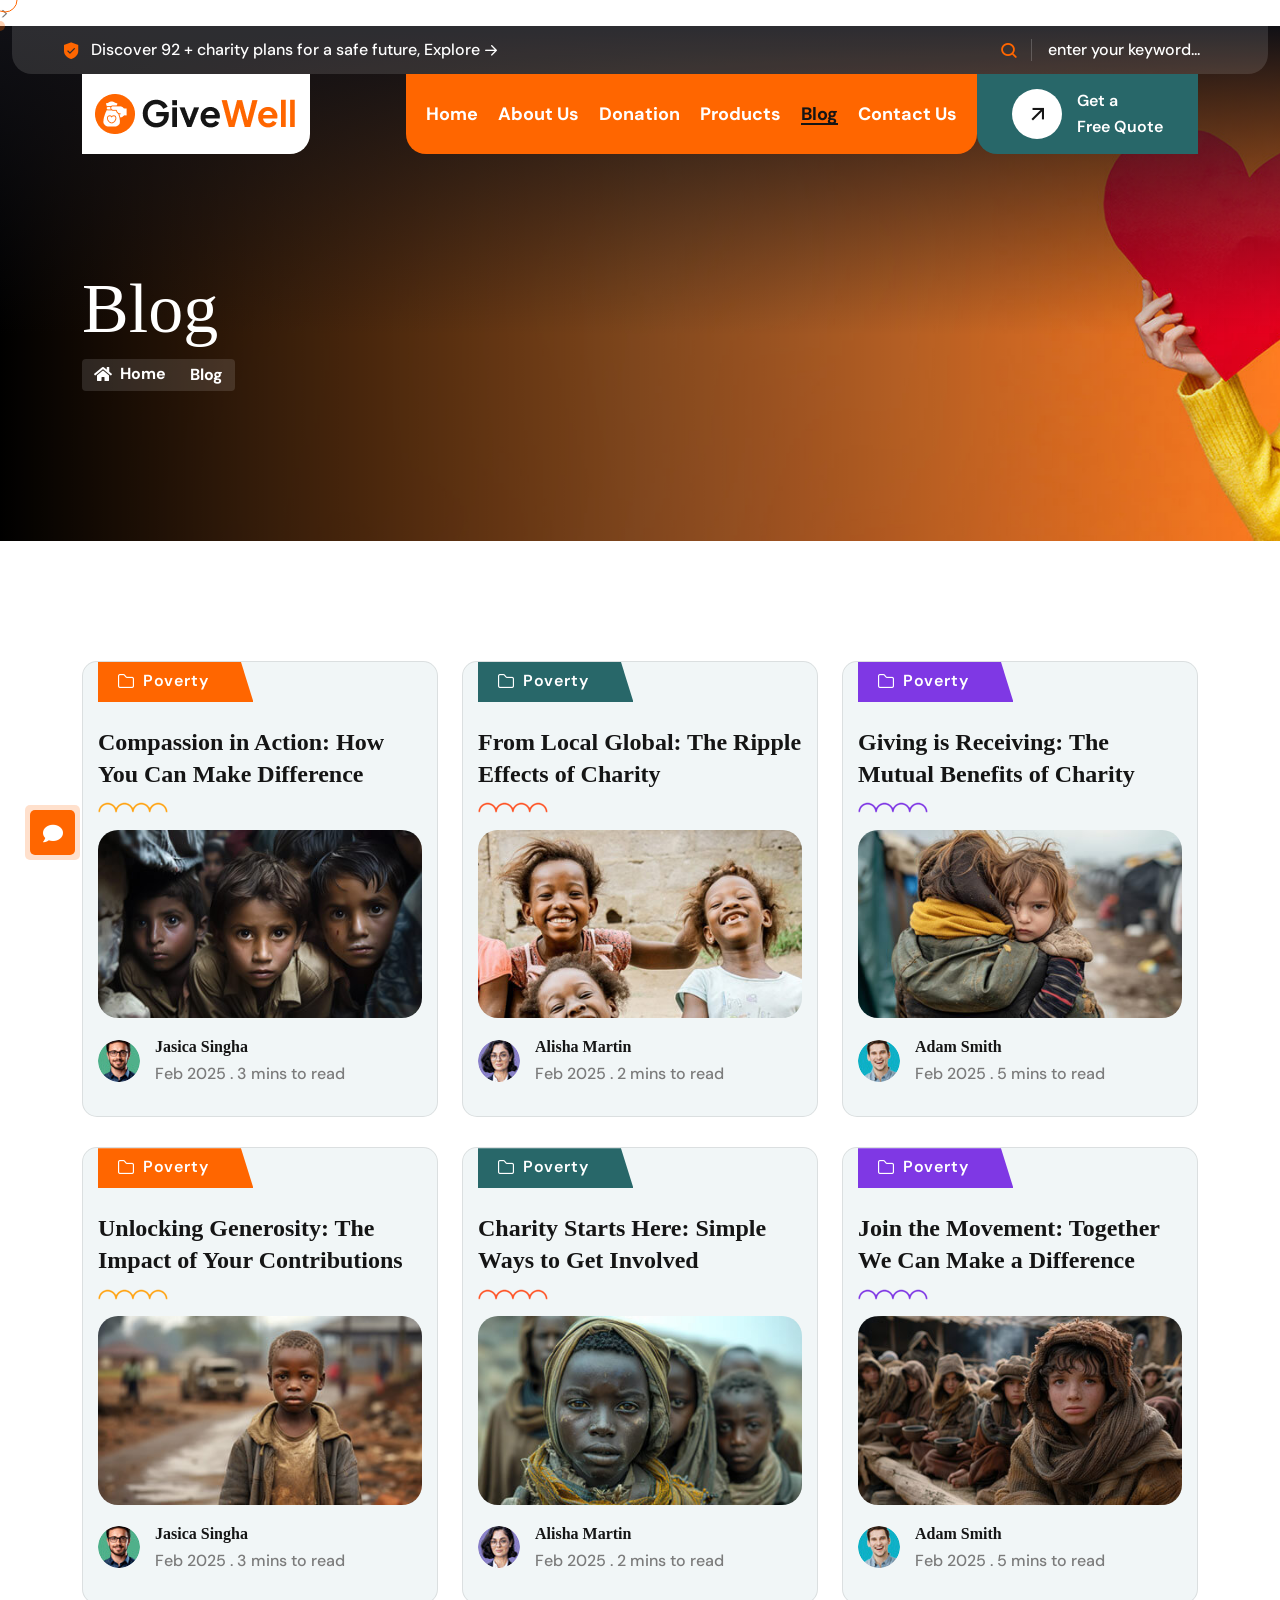
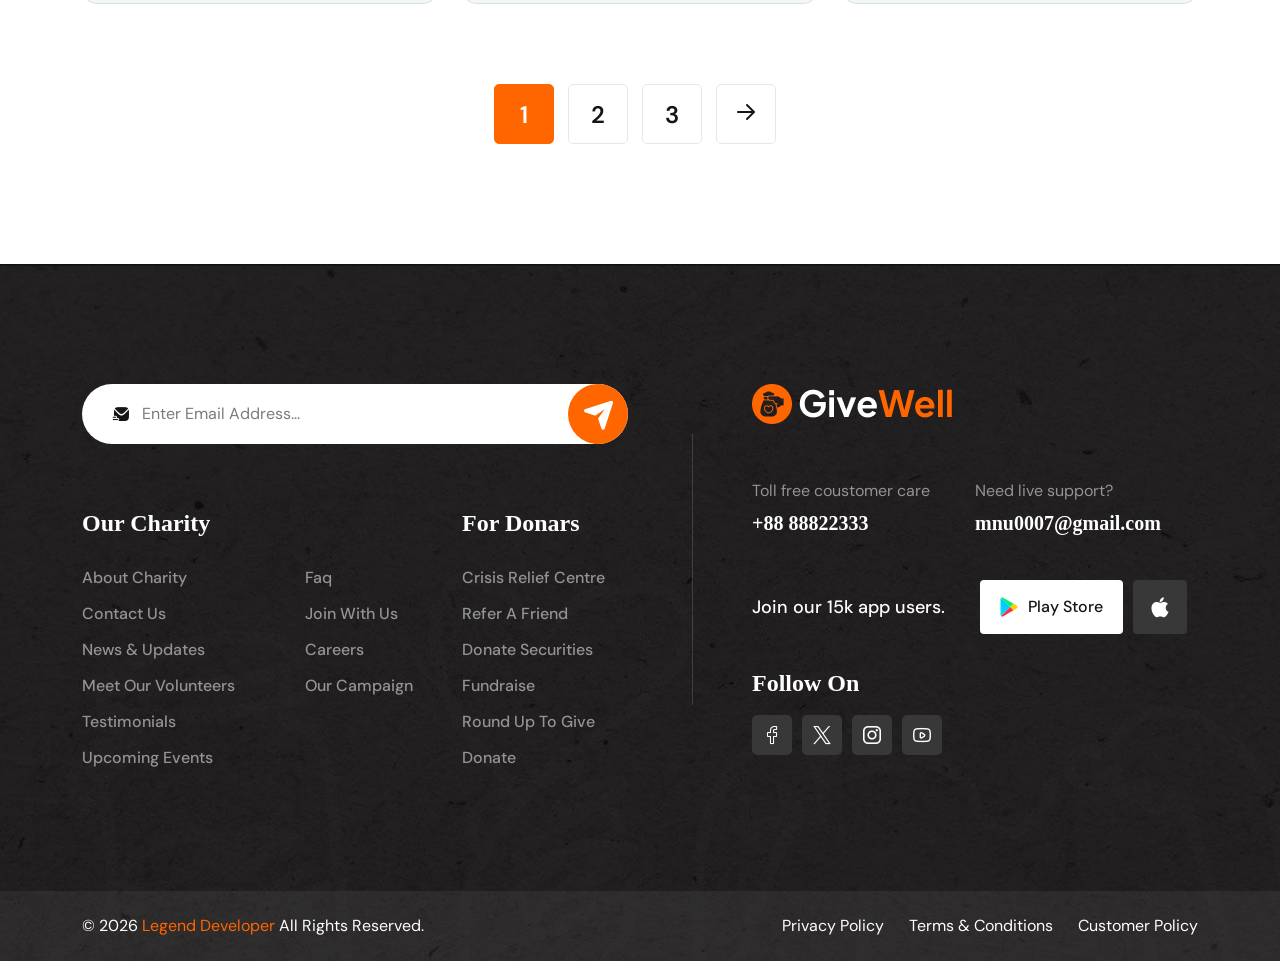
<file: blog.html>
<!DOCTYPE html>
<html lang="en">

><meta http-equiv="content-type" content="text/html;charset=UTF-8" />
<head>
    <meta charset="UTF-8" />
    <meta name="viewport" content="width=device-width, initial-scale=1.0" />
    <title>Blog</title>
    <!-- favicons Icons -->
    <link rel="apple-touch-icon" sizes="180x180" href="assets/images/favicons/apple-touch-icon.png" />
    <link rel="icon" type="image/png" sizes="32x32" href="assets/images/favicons/favicon-32x32.png" />
    <link rel="icon" type="image/png" sizes="16x16"
        href="assets/images/favicons/favicon-16x16.png" />
    <link rel="manifest" href="assets/images/favicons/site.webmanifest" />
    <meta name="description" content="givewell Laravel  Template " />

    <!-- fonts -->
    <link rel="preconnect" href="https://fonts.googleapis.com/">
    <link rel="preconnect" href="https://fonts.gstatic.com/" crossorigin>
    <link
        href="https://fonts.googleapis.com/css2?family=DM+Sans:ital,opsz,wght@0,9..40,100..1000;1,9..40,100..1000&amp;display=swap"
        rel="stylesheet">
    <link href="https://fonts.googleapis.com/css2?family=Caveat:wght@400..700&amp;display=swap" rel="stylesheet">


    <link rel="stylesheet" href="assets/css/bootstrap.min.css" />
    <link rel="stylesheet" href="assets/css/animate.min.css" />
    <link rel="stylesheet" href="assets/css/custom-animate.css" />
    <link rel="stylesheet" href="assets/css/swiper.min.css" />
    <link rel="stylesheet" href="assets/css/font-awesome-all.css" />
    <link rel="stylesheet" href="assets/css/jarallax.css" />
    <link rel="stylesheet" href="assets/css/jquery.magnific-popup.css" />
    <link rel="stylesheet" href="assets/css/odometer.min.css" />
    <link rel="stylesheet" href="assets/css/flaticon.css">
    <link rel="stylesheet" href="assets/css/owl.carousel.min.css" />
    <link rel="stylesheet" href="assets/css/owl.theme.default.min.css" />
    <link rel="stylesheet" href="assets/css/nice-select.css" />
    <link rel="stylesheet" href="assets/css/jquery-ui.css" />
    <link rel="stylesheet" href="assets/css/vegas.min.css" />
    <link rel="stylesheet" href="assets/css/aos.css" />


    <link rel="stylesheet" href="assets/css/module-css/slider.css" />
    <link rel="stylesheet" href="assets/css/module-css/footer.css" />
    <link rel="stylesheet" href="assets/css/module-css/about.css" />
    <link rel="stylesheet" href="assets/css/module-css/services.css" />
    <link rel="stylesheet" href="assets/css/module-css/case.css" />
    <link rel="stylesheet" href="assets/css/module-css/donars.css" />
    <link rel="stylesheet" href="assets/css/module-css/benefits.css" />
    <link rel="stylesheet" href="assets/css/module-css/event.css" />
    <link rel="stylesheet" href="assets/css/module-css/video.css" />
    <link rel="stylesheet" href="assets/css/module-css/team.css" />
    <link rel="stylesheet" href="assets/css/module-css/testimonial.css" />
    <link rel="stylesheet" href="assets/css/module-css/blog.css" />
    <link rel="stylesheet" href="assets/css/module-css/get-app.css" />
    <link rel="stylesheet" href="assets/css/module-css/feature.css" />
    <link rel="stylesheet" href="assets/css/module-css/faq.css" />
    <link rel="stylesheet" href="assets/css/module-css/helping-hand.css" />
    <link rel="stylesheet" href="assets/css/module-css/gallery.css" />
    <link rel="stylesheet" href="assets/css/module-css/donate.css" />
    <link rel="stylesheet" href="assets/css/module-css/brand.css" />
    <link rel="stylesheet" href="assets/css/module-css/join-one.css" />


    
        <link rel="stylesheet" href="assets/css/module-css/contact.css">
    <link rel="stylesheet" href="assets/css/module-css/pricing.css">
    <link rel="stylesheet" href="assets/css/module-css/need-help.css">
    <link rel="stylesheet" href="assets/css/module-css/page-header.css">


    <!-- template styles -->
    <link rel="stylesheet" href="assets/css/style.css" />
    <link rel="stylesheet" href="assets/css/responsive.css" />


    
    </head>

<body class="custom-cursor">

    <div class="custom-cursor__cursor"></div>
    <div class="custom-cursor__cursor-two"></div>

    <div class="preloader">
        <div class="preloader__image"></div>
    </div>
    <!-- /.preloader -->
    <div class="chat-icon"><button type="button" class="chat-toggler"><i class="fa fa-comment"></i></button></div>
<!--Chat Popup-->
<div id="chat-popup" class="chat-popup">
    <div class="popup-inner">
        <div class="close-chat"><i class="fa fa-times"></i></div>
        <div class="chat-form">
            <p>Please fill out the form below and we will get back to you as soon as possible.</p>
            <form action="https://laravel-givewell.mnsithub.com/assets/inc/sendemail.php" method="POST" class="contact-form-validated">
                <div class="form-group">
                    <input type="text" name="name" placeholder="Your Name" required>
                </div>
                <div class="form-group">
                    <input type="email" name="email" placeholder="Your Email" required>
                </div>
                <div class="form-group">
                    <textarea name="message" placeholder="Your Text"></textarea>
                </div>
                <div class="form-group message-btn">
                    <button type="submit" class="thm-btn">
                        Submit Now
                        <span class="icon-arrow-right"></span>
                        <i></i>
                    </button>
                </div>
                <div class="result"></div>
            </form>
        </div>
    </div>
</div>

    <div class="page-wrapper">
        <header class="main-header-three main-header-four">
    <div class="main-header-three__top">
        <div class="container">
            <div class="main-header-three__top-inner">
                <div class="main-header-three__top-icon-box">
                    <div class="main-header-three__top-icon">
                        <span class="icon-shield"></span>
                    </div>
                    <p class="main-header-three__top-icon-text count-box">Discover <span class="count-text" data-stop="100"
                            data-speed="1500"></span> +
                        charity plans for a safe future,
                        <a href="#">Explore <i class="icon-arrow-right"></i></a>
                    </p>
                </div>
                <div class="main-header-three__contact">
                    <div class="main-header-three__contact-icon">
                        <span class="icon-headphone"></span>
                    </div>
                    <div class="main-header-three__contact-text">
                        <a href="#"> <span>Talk to Us:</span> (+88) 888.22.333 [or] mnu0007@gmail.com</a>
                    </div>
                </div>
                <div class="main-header-three__search-box">
                    <form action="#" class="main-header-three__search">
                        <div class="main-header-three__search-input">
                            <input type="search" placeholder="enter your keyword...">
                            <button type="submit"><span class="icon-magnifying-glass"></span></button>
                        </div>
                    </form>
                </div>
            </div>
        </div>
    </div>
    <nav class="main-menu main-menu-three main-menu-four">
        <div class="main-menu-three__wrapper">
            <div class="container">
                <div class="main-menu-three__wrapper-inner">
                    <div class="main-menu-three__logo">
                        <a href="index.html"><img src="assets/images/resources/logo-1.png"
                                alt=""></a>
                    </div>
                    <div class="main-menu-three__left">
                        <div class="main-menu-three__main-menu-box">
                            <a href="#" class="mobile-nav__toggler"><i class="fa fa-bars"></i></a>
                            <ul class="main-menu__list">
                                <li class="">
                            
                                        <a href="index.html">Home</a>
                                        </li>
                                           
                                        <li>
                                            <a href="about.html">About Us</a>
                                        </li>

                                        <li>
                                            <a href="donation.html">Donation</a>
                                        </li>

                                         <li>
                                            <a href="products.html">Products</a>
                                        </li>

                                        <li>
                                            <a href="blog.html">Blog</a>
                                        </li>

                                         <li>
                                            <a href="contact.html">Contact Us</a>
                                        </li>
                                
                                </ul> 

</ul>                        </div>
                        <div class="main-menu-three__btn-box">
                            <a href="contact.html" class="main-menu-three__btn">
                                <span class="icon-right-up"></span>
                                <p class="main-menu-three__btn-text">Get a <br> Free Quote</p>
                            </a>
                        </div>
                    </div>
                </div>
            </div>
        </div>
    </nav>
</header>

<div class="stricky-header stricked-menu main-menu main-menu-three">
    <div class="sticky-header__content"></div><!-- /.sticky-header__content -->
</div><!-- /.stricky-header -->

        
    <!--Page Header Start-->
        <section class="page-header">
            <div class="page-header__bg"
                style="background-image: url(assets/images/backgrounds/page-header-bg.jpg);">
            </div>
            <div class="container">
                <div class="page-header__inner">
                    <h2>Blog</h2>
                    <div class="thm-breadcrumb__box">
                        <ul class="thm-breadcrumb list-unstyled">
                            <li><a href="index.html"><i class="fas fa-home"></i>Home</a></li>
                            <li><span class="icon-right-arrow-1"></span></li>
                            <li>Blog</li>
                        </ul>
                    </div>
                </div>
            </div>
        </section>
        <!--Page Header End-->


    <!--Blog Page Start-->
    <section class="blog-three blog-page">
        <div class="container">
            <ul class="row list-unstyled">
                <!--Blog Three Single Start-->
                <li class="col-xl-4 col-lg-4 col-md-6 wow fadeInLeft" data-wow-delay="100ms">
                    <div class="blog-three__single">
                        <div class="blog-three__tag">
                            <p><span class="icon-folder"></span>Poverty</p>
                        </div>
                        <h3 class="blog-three__title"><a href="blog-details.html">Compassion in Action:
                                How You Can Make Difference</a></h3>
                        <div class="blog-three__single-shape">
                            <img src="assets/images/shapes/blog-three-single-shape-1.png" alt="">
                        </div>
                        <div class="blog-three__img-box">
                            <div class="blog-three__img">
                                <img src="assets/images/blog/blog-3-1.jpg" alt="">
                                <div class="blog-three__icon">
                                    <a href="blog-details.html"><span class="icon-plus"></span></a>
                                </div>
                            </div>
                        </div>
                        <div class="blog-three__client-info">
                            <div class="blog-three__client-img">
                                <img src="assets/images/blog/blog-three-client-img-1.jpg" alt="">
                            </div>
                            <div class="blog-three__client-content">
                                <h5>Jasica Singha</h5>
                                <p>Feb 2025 . 3 mins to read</p>
                            </div>
                        </div>
                    </div>
                </li>
                <!--Blog Three Single End-->
                <!--Blog Three Single Start-->
                <li class="col-xl-4 col-lg-4 col-md-6 wow fadeInUp" data-wow-delay="200ms">
                    <div class="blog-three__single">
                        <div class="blog-three__tag">
                            <p><span class="icon-folder"></span>Poverty</p>
                        </div>
                        <h3 class="blog-three__title"><a href="blog-details.html">From Local Global: The Ripple
                                Effects of Charity</a></h3>
                        <div class="blog-three__single-shape">
                            <img src="assets/images/shapes/blog-three-single-shape-2.png" alt="">
                        </div>
                        <div class="blog-three__img-box">
                            <div class="blog-three__img">
                                <img src="assets/images/blog/blog-3-2.jpg" alt="">
                                <div class="blog-three__icon">
                                    <a href="blog-details.html"><span class="icon-plus"></span></a>
                                </div>
                            </div>
                        </div>
                        <div class="blog-three__client-info">
                            <div class="blog-three__client-img">
                                <img src="assets/images/blog/blog-three-client-img-2.jpg" alt="">
                            </div>
                            <div class="blog-three__client-content">
                                <h5>Alisha Martin</h5>
                                <p>Feb 2025 . 2 mins to read</p>
                            </div>
                        </div>
                    </div>
                </li>
                <!--Blog Three Single End-->
                <!--Blog Three Single Start-->
                <li class="col-xl-4 col-lg-4 col-md-6 wow fadeInRight" data-wow-delay="300ms">
                    <div class="blog-three__single">
                        <div class="blog-three__tag">
                            <p><span class="icon-folder"></span>Poverty</p>
                        </div>
                        <h3 class="blog-three__title"><a href="blog-details.html">Giving is Receiving: The Mutual
                                Benefits of Charity</a></h3>
                        <div class="blog-three__single-shape">
                            <img src="assets/images/shapes/blog-three-single-shape-3.png" alt="">
                        </div>
                        <div class="blog-three__img-box">
                            <div class="blog-three__img">
                                <img src="assets/images/blog/blog-3-3.jpg" alt="">
                                <div class="blog-three__icon">
                                    <a href="blog-details.html"><span class="icon-plus"></span></a>
                                </div>
                            </div>
                        </div>
                        <div class="blog-three__client-info">
                            <div class="blog-three__client-img">
                                <img src="assets/images/blog/blog-three-client-img-3.jpg" alt="">
                            </div>
                            <div class="blog-three__client-content">
                                <h5>Adam Smith</h5>
                                <p>Feb 2025 . 5 mins to read</p>
                            </div>
                        </div>
                    </div>
                </li>
                <!--Blog Three Single End-->
                <!--Blog Three Single Start-->
                <li class="col-xl-4 col-lg-4 col-md-6 wow fadeInLeft" data-wow-delay="400ms">
                    <div class="blog-three__single">
                        <div class="blog-three__tag">
                            <p><span class="icon-folder"></span>Poverty</p>
                        </div>
                        <h3 class="blog-three__title"><a href="blog-details.html">Unlocking Generosity: The
                                Impact of Your Contributions</a></h3>
                        <div class="blog-three__single-shape">
                            <img src="assets/images/shapes/blog-three-single-shape-1.png" alt="">
                        </div>
                        <div class="blog-three__img-box">
                            <div class="blog-three__img">
                                <img src="assets/images/blog/blog-3-4.jpg" alt="">
                                <div class="blog-three__icon">
                                    <a href="blog-details.html"><span class="icon-plus"></span></a>
                                </div>
                            </div>
                        </div>
                        <div class="blog-three__client-info">
                            <div class="blog-three__client-img">
                                <img src="assets/images/blog/blog-three-client-img-1.jpg" alt="">
                            </div>
                            <div class="blog-three__client-content">
                                <h5>Jasica Singha</h5>
                                <p>Feb 2025 . 3 mins to read</p>
                            </div>
                        </div>
                    </div>
                </li>
                <!--Blog Three Single End-->
                <!--Blog Three Single Start-->
                <li class="col-xl-4 col-lg-4 col-md-6 wow fadeInUp" data-wow-delay="500ms">
                    <div class="blog-three__single">
                        <div class="blog-three__tag">
                            <p><span class="icon-folder"></span>Poverty</p>
                        </div>
                        <h3 class="blog-three__title"><a href="blog-details.html">Charity Starts Here: Simple
                                Ways to Get Involved</a></h3>
                        <div class="blog-three__single-shape">
                            <img src="assets/images/shapes/blog-three-single-shape-2.png" alt="">
                        </div>
                        <div class="blog-three__img-box">
                            <div class="blog-three__img">
                                <img src="assets/images/blog/blog-3-5.jpg" alt="">
                                <div class="blog-three__icon">
                                    <a href="blog-details.html"><span class="icon-plus"></span></a>
                                </div>
                            </div>
                        </div>
                        <div class="blog-three__client-info">
                            <div class="blog-three__client-img">
                                <img src="assets/images/blog/blog-three-client-img-2.jpg" alt="">
                            </div>
                            <div class="blog-three__client-content">
                                <h5>Alisha Martin</h5>
                                <p>Feb 2025 . 2 mins to read</p>
                            </div>
                        </div>
                    </div>
                </li>
                <!--Blog Three Single End-->
                <!--Blog Three Single Start-->
                <li class="col-xl-4 col-lg-4 col-md-6 wow fadeInRight" data-wow-delay="600ms">
                    <div class="blog-three__single">
                        <div class="blog-three__tag">
                            <p><span class="icon-folder"></span>Poverty</p>
                        </div>
                        <h3 class="blog-three__title"><a href="blog-details.html">Join the Movement: Together
                                We Can Make a Difference</a></h3>
                        <div class="blog-three__single-shape">
                            <img src="assets/images/shapes/blog-three-single-shape-3.png" alt="">
                        </div>
                        <div class="blog-three__img-box">
                            <div class="blog-three__img">
                                <img src="assets/images/blog/blog-3-6.jpg" alt="">
                                <div class="blog-three__icon">
                                    <a href="blog-details.html"><span class="icon-plus"></span></a>
                                </div>
                            </div>
                        </div>
                        <div class="blog-three__client-info">
                            <div class="blog-three__client-img">
                                <img src="assets/images/blog/blog-three-client-img-3.jpg" alt="">
                            </div>
                            <div class="blog-three__client-content">
                                <h5>Adam Smith</h5>
                                <p>Feb 2025 . 5 mins to read</p>
                            </div>
                        </div>
                    </div>
                </li>
                <!--Blog Three Single End-->
            </ul>
            <div class="row">
                <div class="col-xl-12">
                    <div class="blog-list__pagination">
                        <ul class="pg-pagination list-unstyled">
                            <li class="count active"><a href="#">1</a></li>
                            <li class="count"><a href="#">2</a></li>
                            <li class="count"><a href="#">3</a></li>
                            <li class="next">
                                <a href="#" aria-label="Next"><i class="icon-arrow-right"></i></a>
                            </li>
                        </ul>
                    </div>
                </div>
            </div>
        </div>
    </section>
    <!--Blog Page End-->

    <!--Site Footer Two Start-->
<footer class="site-footer-two">
    <div class="site-footer-two__shape-bg"
        style="background-image: url(assets/images/shapes/site-footer-two-shape-bg.jpg);">
    </div>
    <div class="site-footer-two__shape-bg-two float-bob-y"
        style="background-image: url(assets/images/shapes/site-footer-two-shape-bg-2.png);">
    </div>
    <div class="site-footer-two__top">
        <div class="container">
            <div class="site-footer-two__top-inner">
                <div class="row">
                    <div class="col-xl-6 col-lg-6">
                        <div class="site-footer-two__top-left">
                            <form class="site-footer-two__form wow fadeInUp" data-wow-delay="100ms">
                                <div class="site-footer-two__form-input">
                                    <input type="email" placeholder="Enter Email Address...">
                                    <div class="site-footer-two__form-icon">
                                        <span class="icon-mail"></span>
                                    </div>
                                    <button type="submit" class="site-footer-two__btn"><span
                                            class="icon-send"></span></button>
                                </div>

                            </form>
                            <div class="site-footer-two__content">
                                <div class="row">
                                    <div class="col-xl-8 wow fadeInUp" data-wow-delay="200ms">
                                        <div class="footer-widget-two__links">
                                            <h4 class="footer-widget-two__title">Our Charity</h4>
                                            <div class="footer-widget-two__links-box">
                                                <ul class="footer-widget-two__links-list list-unstyled">
                                                    <li><a href="charity-donate.html">About
                                                            Charity</a></li>
                                                    <li><a href="contact.html">Contact Us</a></li>
                                                    <li><a href="blog.html">News & Updates</a>
                                                    </li>
                                                    <li><a href="Volunteers.html">Meet Our
                                                            Volunteers</a></li>
                                                    <li><a href="contact.html">Testimonials</a>
                                                    </li>
                                                    <li><a href="events.html">Upcoming Events</a>
                                                    </li>
                                                </ul>
                                                <ul
                                                    class="footer-widget-two__links-list footer-widget-two__links-list-two list-unstyled">
                                                    <li><a href="about.html">Faq</a></li>
                                                    <li><a href="contact.html">Join With Us</a>
                                                    </li>
                                                    <li><a href="Volunteers.html">Careers</a></li>
                                                    <li><a href="contact.html">Our Campaign</a>
                                                    </li>
                                                </ul>
                                            </div>
                                        </div>
                                    </div>
                                    <div class="col-xl-4 wow fadeInUp" data-wow-delay="300ms">
                                        <div class="footer-widget-two__donars">
                                            <h4 class="footer-widget-two__title">For Donars</h4>
                                            <ul class="footer-widget-two__links-list list-unstyled">
                                                <li><a href="medical-care.html">Crisis Relief
                                                        Centre</a></li>
                                                <li><a href="pure-water.html">Refer a friend</a>
                                                </li>
                                                <li><a href="donate-now.html">Donate
                                                        Securities</a></li>
                                                <li><a href="donate-now.html">Fundraise</a></li>
                                                <li><a href="medical-care.html">Round up to
                                                        Give</a></li>
                                                <li><a href="donate-now.html">Donate</a></li>
                                            </ul>
                                        </div>
                                    </div>
                                </div>
                            </div>
                        </div>
                    </div>
                    <div class="col-xl-6 col-lg-6 wow fadeInRight" data-wow-delay="100ms">
                        <div class="site-footer-two__top-right">
                            <div class="site-footer-two__logo">
                                <a href="index.html"><img
                                        src="assets/images/resources/footer-logo-1.png"
                                        alt=""></a>
                            </div>
                            <ul class="site-footer-two__contact list-unstyled">
                                <li>
                                    <p>Toll free coustomer care</p>
                                    <h5><a href="tel:188822333">+88 88822333</a></h5>
                                </li>
                                <li>
                                    <p>Need live support?</p>
                                    <h5><a href="mailto:contact@givewell.com">mnu0007@gmail.com</a></h5>
                                </li>
                            </ul>
                            <div class="site-footer-two__app-user">
                                <p class="site-footer-two__app-user-text count-box">Join our <span class="count-text"
                                        data-stop="80" data-speed="1500">00</span>k app
                                    users.</p>
                                <div class="site-footer-two__app-user-btn-box">
                                    <a href="#" class="site-footer-two__app-user-btn-1"> <img
                                            src="assets/images/icon/play-store.png" alt="">
                                        Play Store</a>
                                    <a href="#" class="site-footer-two__app-user-btn-2"><span
                                            class="icon-apple"></span></a>
                                </div>
                            </div>
                            <div class="footer-widget-two__social-box">
                                <h4 class="footer-widget-two__social-title">Follow On</h4>
                                <div class="footer-widget-two__social">
                                    <a href="#"><span class="icon-facebook"></span></a>
                                    <a href="#"><span class="icon-twitter"></span></a>
                                    <a href="#"><span class="icon-instagram-logo"></span></a>
                                    <a href="#"><span class="icon-youtube"></span></a>
                                </div>
                            </div>
                        </div>
                    </div>
                </div>
            </div>
        </div>
    </div>
    <div class="site-footer-two__bottom">
        <div class="container">
            <div class="row">
                <div class="col-xl-12">
                    <div class="site-footer-two__bottom-inner">
                        <div class="site-footer-two__copyright">
                            <p class="site-footer-two__copyright-text">© 2026 <a href="#">Legend Developer</a>
                                All
                                Rights Reserved.</p>
                        </div>
                        <div class="site-footer-two__bottom-menu-box">
                            <ul class="list-unstyled site-footer-two__bottom-menu">
                                <li><a href="about.html">Privacy Policy</a></li>
                                <li><a href="about.html">Terms & Conditions</a></li>
                                <li><a href="about.html">Customer Policy</a></li>
                            </ul>
                        </div>
                    </div>
                </div>
            </div>
        </div>
    </div>
</footer>
<!--Site Footer Two End-->

</div><!-- /.page-wrapper -->

        <div class="mobile-nav__wrapper">
    <div class="mobile-nav__overlay mobile-nav__toggler"></div>
    <!-- /.mobile-nav__overlay -->
    <div class="mobile-nav__content">
        <span class="mobile-nav__close mobile-nav__toggler"><i class="fa fa-times"></i></span>

        <div class="logo-box">
            <a href="index.html" aria-label="logo image"><img
                    src="assets/images/resources/logo-2.png" width="150" alt="" /></a>
        </div>
        <!-- /.logo-box -->
        <div class="mobile-nav__container"></div>
        <!-- /.mobile-nav__container -->

        <ul class="mobile-nav__contact list-unstyled">
            <li>
                <i class="fa fa-envelope"></i>
                <a href="mailto:needhelp@packageName__.com">mnu0007@gmail.com</a>
            </li>
            <li>
                <i class="fas fa-phone"></i>
                <a href="tel:666-888-0000">+88 888 0000</a>
            </li>
        </ul><!-- /.mobile-nav__contact -->
        <div class="mobile-nav__top">
            <div class="mobile-nav__social">
                <a href="#" class="fab fa-twitter"></a>
                <a href="#" class="fab fa-facebook-square"></a>
                <a href="#" class="fab fa-pinterest-p"></a>
                <a href="#" class="fab fa-instagram"></a>
            </div><!-- /.mobile-nav__social -->
        </div><!-- /.mobile-nav__top -->



    </div>
    <!-- /.mobile-nav__content -->
</div>
<!-- /.mobile-nav__wrapper -->
        <div class="search-popup">
        <div class="search-popup__overlay search-toggler"></div>
        <!-- /.search-popup__overlay -->
        <div class="search-popup__content">
            <form action="#">
                <label for="search" class="sr-only">search here</label><!-- /.sr-only -->
                <input type="text" id="search" placeholder="Search Here..." />
                <button type="submit" aria-label="search submit" class="thm-btn">
                    <span class="fas fa-search"></span>
                </button>
            </form>
        </div>
        <!-- /.search-popup__content -->
    </div>
    <!-- /.search-popup -->
        <a href="#" data-target="html" class="scroll-to-target scroll-to-top">
        <span class="scroll-to-top__wrapper"><span class="scroll-to-top__inner"></span></span>
        <span class="scroll-to-top__text"> Go Back Top</span>
    </a>
        <script src="assets/js/jquery-latest.js"></script>
<script src="assets/js/bootstrap.bundle.min.js"></script>
<script src="assets/js/jarallax.min.js"></script>
<script src="assets/js/jquery.ajaxchimp.min.js"></script>
<script src="assets/js/jquery.appear.min.js"></script>
<script src="assets/js/swiper.min.js"></script>
<script src="assets/js/jquery.magnific-popup.min.js"></script>
<script src="assets/js/jquery.validate.min.js"></script>
<script src="assets/js/odometer.min.js"></script>
<script src="assets/js/wNumb.min.js"></script>
<script src="assets/js/wow.js"></script>
<script src="assets/js/isotope.js"></script>
<script src="assets/js/owl.carousel.min.js"></script>
<script src="assets/js/jquery-ui.js"></script>
<script src="assets/js/jquery.nice-select.min.js"></script>
<script src="assets/js/jquery.circleType.js"></script>
<script src="assets/js/jquery.fittext.js"></script>
<script src="assets/js/jquery.lettering.min.js"></script>
<script src="assets/js/vegas.min.js"></script>
<script src="assets/js/aos.js"></script>
<script src="assets/js/marquee.min.js"></script>
<script src="assets/js/gsap/gsap.js"></script>
<script src="assets/js/gsap/ScrollTrigger.js"></script>
<script src="assets/js/gsap/SplitText.js"></script>
<script src="assets/js/script.js"></script>



</body>



</html>
</file>
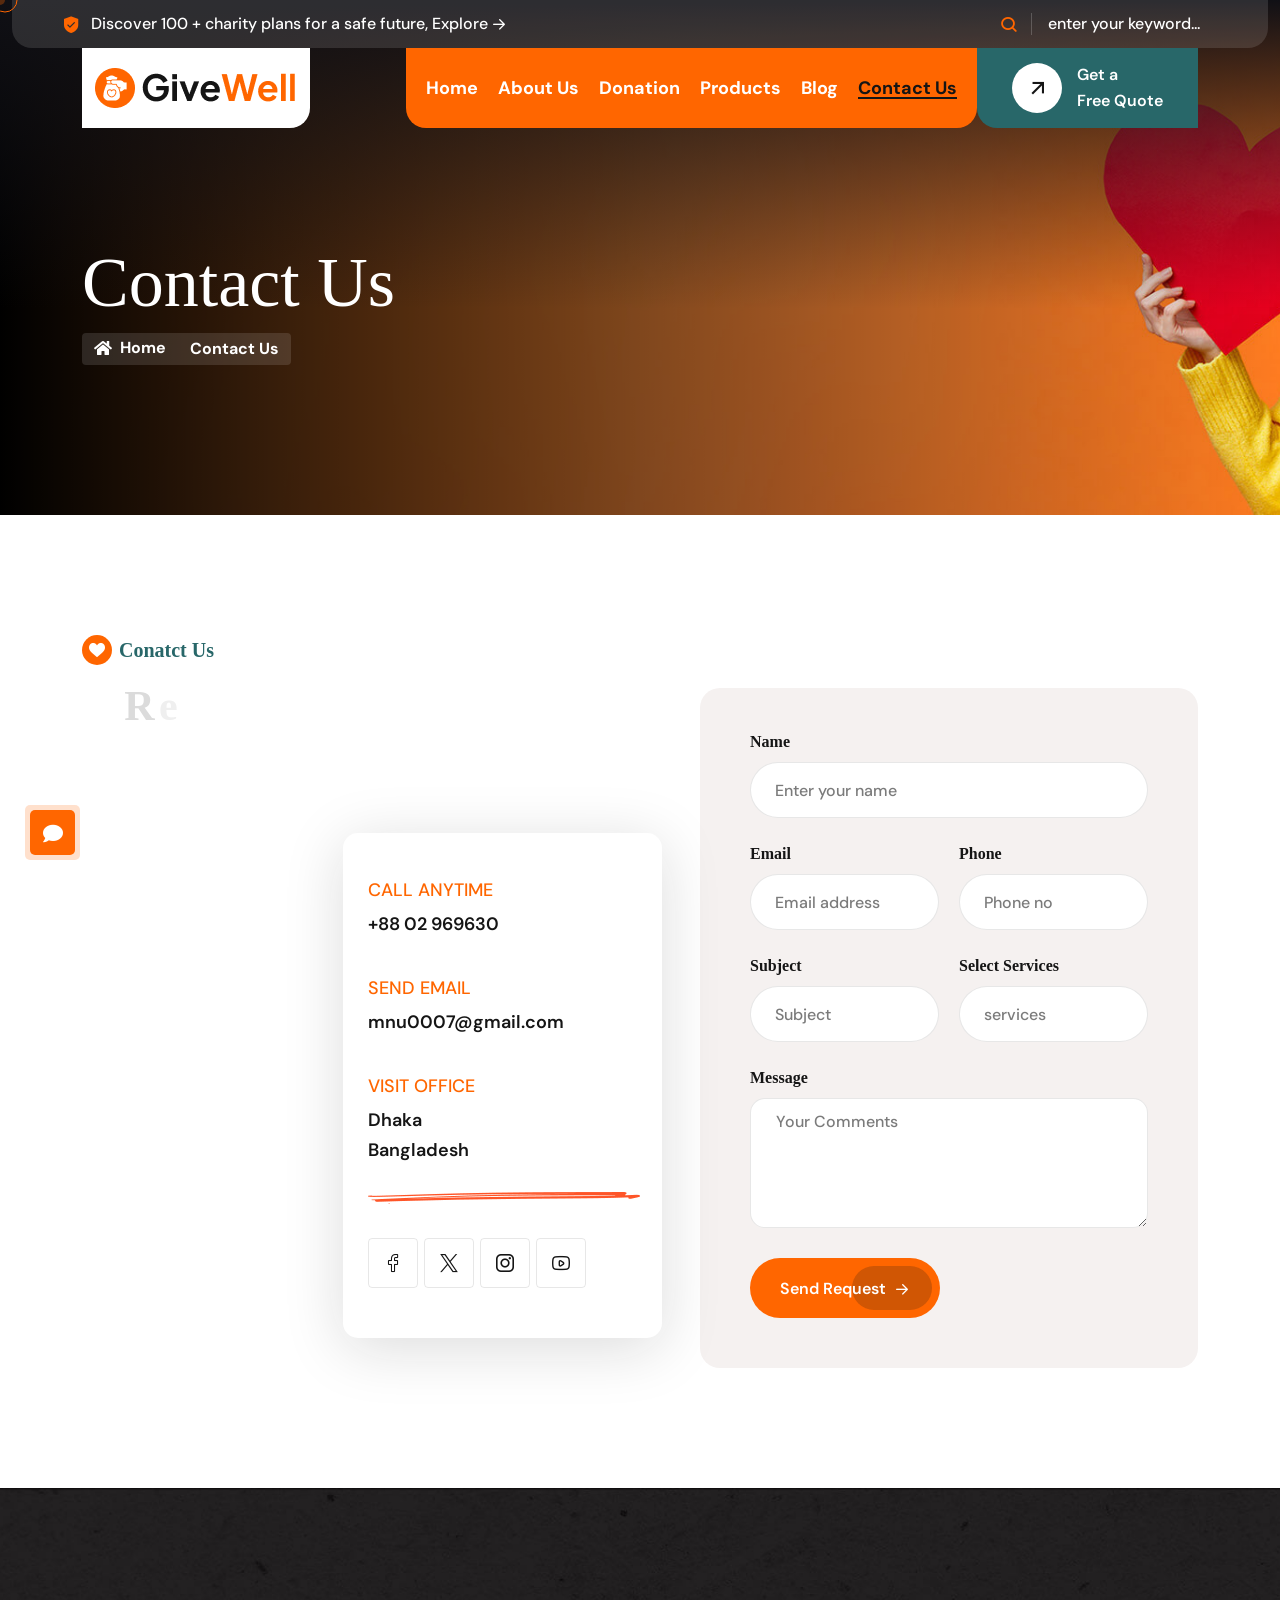
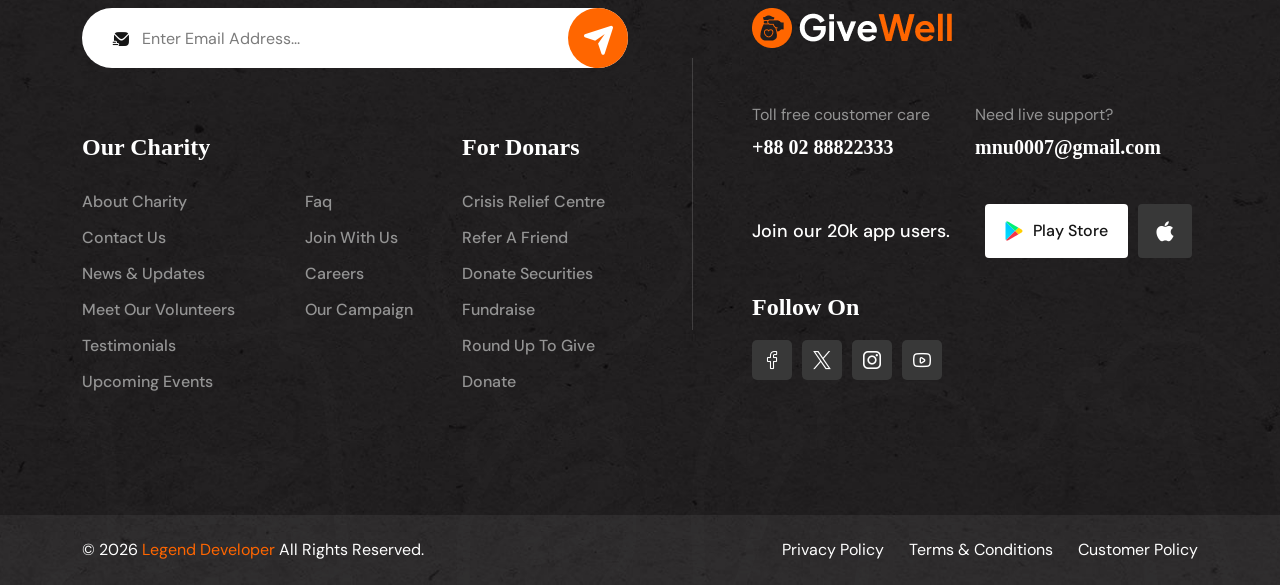
<file: contact.html>
<!DOCTYPE html>
<html lang="en">

<meta http-equiv="content-type" content="text/html;charset=UTF-8" />
<head>
    <meta charset="UTF-8" />
    <meta name="viewport" content="width=device-width, initial-scale=1.0" />
    <title>Contact </title>
    <!-- favicons Icons -->
    <link rel="apple-touch-icon" sizes="180x180" href="assets/images/favicons/apple-touch-icon.png" />
    <link rel="icon" type="image/png" sizes="32x32" href="assets/images/favicons/favicon-32x32.png" />
    <link rel="icon" type="image/png" sizes="16x16"
        href="assets/images/favicons/favicon-16x16.png" />
    <link rel="manifest" href="assets/images/favicons/site.webmanifest" />
    <meta name="description" content="givewell Laravel  Template " />

    <!-- fonts -->
    <link rel="preconnect" href="https://fonts.googleapis.com/">
    <link rel="preconnect" href="https://fonts.gstatic.com/" crossorigin>
    <link
        href="https://fonts.googleapis.com/css2?family=DM+Sans:ital,opsz,wght@0,9..40,100..1000;1,9..40,100..1000&amp;display=swap"
        rel="stylesheet">
    <link href="https://fonts.googleapis.com/css2?family=Caveat:wght@400..700&amp;display=swap" rel="stylesheet">


    <link rel="stylesheet" href="assets/css/bootstrap.min.css" />
    <link rel="stylesheet" href="assets/css/animate.min.css" />
    <link rel="stylesheet" href="assets/css/custom-animate.css" />
    <link rel="stylesheet" href="assets/css/swiper.min.css" />
    <link rel="stylesheet" href="assets/css/font-awesome-all.css" />
    <link rel="stylesheet" href="assets/css/jarallax.css" />
    <link rel="stylesheet" href="assets/css/jquery.magnific-popup.css" />
    <link rel="stylesheet" href="assets/css/odometer.min.css" />
    <link rel="stylesheet" href="assets/css/flaticon.css">
    <link rel="stylesheet" href="assets/css/owl.carousel.min.css" />
    <link rel="stylesheet" href="assets/css/owl.theme.default.min.css" />
    <link rel="stylesheet" href="assets/css/nice-select.css" />
    <link rel="stylesheet" href="assets/css/jquery-ui.css" />
    <link rel="stylesheet" href="assets/css/vegas.min.css" />
    <link rel="stylesheet" href="assets/css/aos.css" />


    <link rel="stylesheet" href="assets/css/module-css/slider.css" />
    <link rel="stylesheet" href="assets/css/module-css/footer.css" />
    <link rel="stylesheet" href="assets/css/module-css/about.css" />
    <link rel="stylesheet" href="assets/css/module-css/services.css" />
    <link rel="stylesheet" href="assets/css/module-css/case.css" />
    <link rel="stylesheet" href="assets/css/module-css/donars.css" />
    <link rel="stylesheet" href="assets/css/module-css/benefits.css" />
    <link rel="stylesheet" href="assets/css/module-css/event.css" />
    <link rel="stylesheet" href="assets/css/module-css/video.css" />
    <link rel="stylesheet" href="assets/css/module-css/team.css" />
    <link rel="stylesheet" href="assets/css/module-css/testimonial.css" />
    <link rel="stylesheet" href="assets/css/module-css/blog.css" />
    <link rel="stylesheet" href="assets/css/module-css/get-app.css" />
    <link rel="stylesheet" href="assets/css/module-css/feature.css" />
    <link rel="stylesheet" href="assets/css/module-css/faq.css" />
    <link rel="stylesheet" href="assets/css/module-css/helping-hand.css" />
    <link rel="stylesheet" href="assets/css/module-css/gallery.css" />
    <link rel="stylesheet" href="assets/css/module-css/donate.css" />
    <link rel="stylesheet" href="assets/css/module-css/brand.css" />
    <link rel="stylesheet" href="assets/css/module-css/join-one.css" />


    
        <link rel="stylesheet" href="assets/css/module-css/contact.css">
    <link rel="stylesheet" href="assets/css/module-css/pricing.css">
    <link rel="stylesheet" href="assets/css/module-css/need-help.css">
    <link rel="stylesheet" href="assets/css/module-css/page-header.css">


    <!-- template styles -->
    <link rel="stylesheet" href="assets/css/style.css" />
    <link rel="stylesheet" href="assets/css/responsive.css" />


    
    </head>

<body class="custom-cursor">

    <div class="custom-cursor__cursor"></div>
    <div class="custom-cursor__cursor-two"></div>

    <div class="preloader">
        <div class="preloader__image"></div>
    </div>
    <!-- /.preloader -->
    <div class="chat-icon"><button type="button" class="chat-toggler"><i class="fa fa-comment"></i></button></div>
<!--Chat Popup-->
<div id="chat-popup" class="chat-popup">
    <div class="popup-inner">
        <div class="close-chat"><i class="fa fa-times"></i></div>
        <div class="chat-form">
            <p>Please fill out the form below and we will get back to you as soon as possible.</p>
            <form action="https://laravel-givewell.mnsithub.com/assets/inc/sendemail.php" method="POST" class="contact-form-validated">
                <div class="form-group">
                    <input type="text" name="name" placeholder="Your Name" required>
                </div>
                <div class="form-group">
                    <input type="email" name="email" placeholder="Your Email" required>
                </div>
                <div class="form-group">
                    <textarea name="message" placeholder="Your Text"></textarea>
                </div>
                <div class="form-group message-btn">
                    <button type="submit" class="thm-btn">
                        Submit Now
                        <span class="icon-arrow-right"></span>
                        <i></i>
                    </button>
                </div>
                <div class="result"></div>
            </form>
        </div>
    </div>
</div>

    <div class="page-wrapper">
        <header class="main-header-three main-header-four">
    <div class="main-header-three__top">
        <div class="container">
            <div class="main-header-three__top-inner">
                <div class="main-header-three__top-icon-box">
                    <div class="main-header-three__top-icon">
                        <span class="icon-shield"></span>
                    </div>
                    <p class="main-header-three__top-icon-text count-box">Discover <span class="count-text" data-stop="100"
                            data-speed="1500"></span> +
                        charity plans for a safe future,
                        <a href="#">Explore <i class="icon-arrow-right"></i></a>
                    </p>
                </div>
                <div class="main-header-three__contact">
                    <div class="main-header-three__contact-icon">
                        <span class="icon-headphone"></span>
                    </div>
                    <div class="main-header-three__contact-text">
                        <a href="#"> <span>Talk to Us:</span> (+88) 02 667799 [or] mnu0007@gmail.com</a>
                    </div>
                </div>
                <div class="main-header-three__search-box">
                    <form action="#" class="main-header-three__search">
                        <div class="main-header-three__search-input">
                            <input type="search" placeholder="enter your keyword...">
                            <button type="submit"><span class="icon-magnifying-glass"></span></button>
                        </div>
                    </form>
                </div>
            </div>
        </div>
    </div>
    <nav class="main-menu main-menu-three main-menu-four">
        <div class="main-menu-three__wrapper">
            <div class="container">
                <div class="main-menu-three__wrapper-inner">
                    <div class="main-menu-three__logo">
                        <a href="index.html"><img src="assets/images/resources/logo-1.png"
                                alt=""></a>
                    </div>
                    <div class="main-menu-three__left">
                        <div class="main-menu-three__main-menu-box">
                            <a href="#" class="mobile-nav__toggler"><i class="fa fa-bars"></i></a>
                            <ul class="main-menu__list">
                                <li class="">
                            
                                        <a href="index.html">Home</a>
                                        </li>
                                           
                                        <li>
                                            <a href="about.html">About Us</a>
                                        </li>

                                        <li>
                                            <a href="donation.html">Donation</a>
                                        </li>

                                         <li>
                                            <a href="products.html">Products</a>
                                        </li>

                                        <li>
                                            <a href="blog.html">Blog</a>
                                        </li>

                                         <li>
                                            <a href="contact.html">Contact Us</a>
                                        </li>
                                
                                </ul> 

</ul>                        </div>
                        <div class="main-menu-three__btn-box">
                            <a href="contact.html" class="main-menu-three__btn">
                                <span class="icon-right-up"></span>
                                <p class="main-menu-three__btn-text">Get a <br> Free Quote</p>
                            </a>
                        </div>
                    </div>
                </div>
            </div>
        </div>
    </nav>
</header>

<div class="stricky-header stricked-menu main-menu main-menu-three">
    <div class="sticky-header__content"></div><!-- /.sticky-header__content -->
</div><!-- /.stricky-header -->

        
    <!--Page Header Start-->
        <section class="page-header">
            <div class="page-header__bg"
                style="background-image: url(assets/images/backgrounds/page-header-bg.jpg);">
            </div>
            <div class="container">
                <div class="page-header__inner">
                    <h2>Contact Us</h2>
                    <div class="thm-breadcrumb__box">
                        <ul class="thm-breadcrumb list-unstyled">
                            <li><a href="index.html"><i class="fas fa-home"></i>Home</a></li>
                            <li><span class="icon-right-arrow-1"></span></li>
                            <li>Contact Us</li>
                        </ul>
                    </div>
                </div>
            </div>
        </section>
        <!--Page Header End-->

    <!--Contact Page Start-->
    <section class="contact-page">
        <div class="container">
            <div class="row">
                <div class="col-xl-6">
                    <div class="contact-page__left">
                        <div class="section-title text-left sec-title-animation animation-style2">
                            <div class="section-title__tagline-box">
                                <div class="section-title__tagline-icon">
                                    <i class="icon-like"></i>
                                </div>
                                <span class="section-title__tagline">Conatct Us</span>
                            </div>
                            <h2 class="section-title__title title-animation">Request a Free Quote
                                <br> Get this Contact
                            </h2>
                        </div>
                        <div class="row">
                            <div class="col-xl-6 col-lg-6">
                                <div class="contact-page__google-map">
                                    <iframe
                                        src="https://www.google.com/maps/embed?pb=!1m18!1m12!1m3!1d4562.753041141002!2d-118.80123790098536!3d34.152323469614075!2m3!1f0!2f0!3f0!3m2!1i1024!2i768!4f13.1!3m3!1m2!1s0x80e82469c2162619:0xba03efb7998eef6d!2sCostco%20Wholesale!5e0!3m2!1sbn!2sbd!4v1562518641290!5m2!1sbn!2sbd"
                                        class="google-map__one" allowfullscreen></iframe>
                                </div>
                            </div>
                            <div class="col-xl-6 col-lg-6">
                                <div class="contact-page__contact-box">
                                    <ul class="contact-page__contact-list list-unstyled">
                                        <li>
                                            <span>Call anytime</span>
                                            <p><a href="tel:980009630"> +88 02 969630</a></p>
                                        </li>
                                        <li>
                                            <span>Send email</span>
                                            <p><a href="mailto:info@company.com">mnu0007@gmail.com</a></p>
                                        </li>
                                        <li>
                                            <span>Visit Office</span>
                                            <p>Dhaka
                                                <br> Bangladesh
                                            </p>
                                        </li>
                                    </ul>
                                    <div class="contact-page__contact-box-shape-1">
                                        <img src="assets/images/shapes/contact-page-contact-box-shape-1.png"
                                            alt="">
                                    </div>
                                    <ul class="contact-page__social-box list-unstyled">
                                        <li><a href="#"><span class="icon-facebook"></span></a></li>
                                        <li><a href="#"><span class="icon-twitter"></span></a></li>
                                        <li><a href="#"><span class="icon-instagram-logo"></span></a></li>
                                        <li><a href="#"><span class="icon-youtube"></span></a></li>
                                    </ul>
                                </div>
                            </div>
                        </div>
                    </div> 
                </div>
                <div class="col-xl-6">
                    <div class="contact-page__right">
                        <form class="contact-form-validated contact-page__form" action="https://laravel-givewell.mnsithub.com/assets/inc/sendemail.php"
                            method="post">
                            <div class="row">
                                <div class="col-xl-12">
                                    <h3 class="contact-page__input-title">Name</h3>
                                    <div class="contact-page__input-box">
                                        <input type="text" name="name" placeholder="Enter your name" required="">
                                    </div>
                                </div>
                                <div class="col-xl-6 col-lg-6">
                                    <h3 class="contact-page__input-title">Email</h3>
                                    <div class="contact-page__input-box">
                                        <input type="email" name="email" placeholder="Email address" required="">
                                    </div>
                                </div>
                                <div class="col-xl-6 col-lg-6">
                                    <h3 class="contact-page__input-title">Phone</h3>
                                    <div class="contact-page__input-box">
                                        <input type="text" name="phone" placeholder="Phone no" required="">
                                    </div>
                                </div>
                                <div class="col-xl-6 col-lg-6">
                                    <h3 class="contact-page__input-title">Subject</h3>
                                    <div class="contact-page__input-box">
                                        <input type="text" name="subject" placeholder="Subject" required="">
                                    </div>
                                </div>
                                <div class="col-xl-6 col-lg-6">
                                    <h3 class="contact-page__input-title">Select Services</h3>
                                    <div class="contact-page__input-box">
                                        <input type="text" name="services" placeholder="services" required="">
                                    </div>
                                </div>
                                <div class="col-xl-12">
                                    <h3 class="contact-page__input-title">Message</h3>
                                    <div class="contact-page__input-box text-message-box">
                                        <textarea name="message" placeholder="Your Comments" required=""></textarea>
                                    </div>
                                    <div class="contact-page__btn-box">
                                        <button type="submit" class="thm-btn contact-page__btn">Send Request<span
                                                class="icon-arrow-right"></span><i></i></button>
                                    </div>
                                </div>
                            </div>
                            <div class="result"></div>
                        </form>
                    </div>
                </div>
            </div>
        </div>
    </section>
    <!--Contact Page End-->

    <!--Site Footer Two Start-->
<footer class="site-footer-two">
    <div class="site-footer-two__shape-bg"
        style="background-image: url(assets/images/shapes/site-footer-two-shape-bg.jpg);">
    </div>
    <div class="site-footer-two__shape-bg-two float-bob-y"
        style="background-image: url(assets/images/shapes/site-footer-two-shape-bg-2.png);">
    </div>
    <div class="site-footer-two__top">
        <div class="container">
            <div class="site-footer-two__top-inner">
                <div class="row">
                    <div class="col-xl-6 col-lg-6">
                        <div class="site-footer-two__top-left">
                            <form class="site-footer-two__form wow fadeInUp" data-wow-delay="100ms">
                                <div class="site-footer-two__form-input">
                                    <input type="email" placeholder="Enter Email Address...">
                                    <div class="site-footer-two__form-icon">
                                        <span class="icon-mail"></span>
                                    </div>
                                    <button type="submit" class="site-footer-two__btn"><span
                                            class="icon-send"></span></button>
                                </div>

                            </form>
                            <div class="site-footer-two__content">
                                <div class="row">
                                    <div class="col-xl-8 wow fadeInUp" data-wow-delay="200ms">
                                        <div class="footer-widget-two__links">
                                            <h4 class="footer-widget-two__title">Our Charity</h4>
                                            <div class="footer-widget-two__links-box">
                                                <ul class="footer-widget-two__links-list list-unstyled">
                                                    <li><a href="charity-donate.html">About
                                                            Charity</a></li>
                                                    <li><a href="contact.html">Contact Us</a></li>
                                                    <li><a href="blog.html">News & Updates</a>
                                                    </li>
                                                    <li><a href="Volunteers.html">Meet Our
                                                            Volunteers</a></li>
                                                    <li><a href="contact.html">Testimonials</a>
                                                    </li>
                                                    <li><a href="events.html">Upcoming Events</a>
                                                    </li>
                                                </ul>
                                                <ul
                                                    class="footer-widget-two__links-list footer-widget-two__links-list-two list-unstyled">
                                                    <li><a href="about.html">Faq</a></li>
                                                    <li><a href="contact.html">Join With Us</a>
                                                    </li>
                                                    <li><a href="Volunteers.html">Careers</a></li>
                                                    <li><a href="contact.html">Our Campaign</a>
                                                    </li>
                                                </ul>
                                            </div>
                                        </div>
                                    </div>
                                    <div class="col-xl-4 wow fadeInUp" data-wow-delay="300ms">
                                        <div class="footer-widget-two__donars">
                                            <h4 class="footer-widget-two__title">For Donars</h4>
                                            <ul class="footer-widget-two__links-list list-unstyled">
                                                <li><a href="medical-care.html">Crisis Relief
                                                        Centre</a></li>
                                                <li><a href="pure-water.html">Refer a friend</a>
                                                </li>
                                                <li><a href="donate-now.html">Donate
                                                        Securities</a></li>
                                                <li><a href="donate-now.html">Fundraise</a></li>
                                                <li><a href="medical-care.html">Round up to
                                                        Give</a></li>
                                                <li><a href="donate-now.html">Donate</a></li>
                                            </ul>
                                        </div>
                                    </div>
                                </div>
                            </div>
                        </div>
                    </div>
                    <div class="col-xl-6 col-lg-6 wow fadeInRight" data-wow-delay="100ms">
                        <div class="site-footer-two__top-right">
                            <div class="site-footer-two__logo">
                                <a href="index.html"><img
                                        src="assets/images/resources/footer-logo-1.png"
                                        alt=""></a>
                            </div>
                            <ul class="site-footer-two__contact list-unstyled">
                                <li>
                                    <p>Toll free coustomer care</p>
                                    <h5><a href="tel:188822333">+88 02 88822333</a></h5>
                                </li>
                                <li>
                                    <p>Need live support?</p>
                                    <h5><a href="mailto:contact@givewell.com">mnu0007@gmail.com</a></h5>
                                </li>
                            </ul>
                            <div class="site-footer-two__app-user">
                                <p class="site-footer-two__app-user-text count-box">Join our <span class="count-text"
                                        data-stop="80" data-speed="1500">00</span>k app
                                    users.</p>
                                <div class="site-footer-two__app-user-btn-box">
                                    <a href="#" class="site-footer-two__app-user-btn-1"> <img
                                            src="assets/images/icon/play-store.png" alt="">
                                        Play Store</a>
                                    <a href="#" class="site-footer-two__app-user-btn-2"><span
                                            class="icon-apple"></span></a>
                                </div>
                            </div>
                            <div class="footer-widget-two__social-box">
                                <h4 class="footer-widget-two__social-title">Follow On</h4>
                                <div class="footer-widget-two__social">
                                    <a href="#"><span class="icon-facebook"></span></a>
                                    <a href="#"><span class="icon-twitter"></span></a>
                                    <a href="#"><span class="icon-instagram-logo"></span></a>
                                    <a href="#"><span class="icon-youtube"></span></a>
                                </div>
                            </div>
                        </div>
                    </div>
                </div>
            </div>
        </div>
    </div>
    <div class="site-footer-two__bottom">
        <div class="container">
            <div class="row">
                <div class="col-xl-12">
                    <div class="site-footer-two__bottom-inner">
                        <div class="site-footer-two__copyright">
                            <p class="site-footer-two__copyright-text">© 2026 <a href="#">Legend Developer</a>
                                All
                                Rights Reserved.</p>
                        </div>
                        <div class="site-footer-two__bottom-menu-box">
                            <ul class="list-unstyled site-footer-two__bottom-menu">
                                <li><a href="about.html">Privacy Policy</a></li>
                                <li><a href="about.html">Terms & Conditions</a></li>
                                <li><a href="about.html">Customer Policy</a></li>
                            </ul>
                        </div>
                    </div>
                </div>
            </div>
        </div>
    </div>
</footer>
<!--Site Footer Two End-->

</div><!-- /.page-wrapper -->

        <div class="mobile-nav__wrapper">
    <div class="mobile-nav__overlay mobile-nav__toggler"></div>
    <!-- /.mobile-nav__overlay -->
    <div class="mobile-nav__content">
        <span class="mobile-nav__close mobile-nav__toggler"><i class="fa fa-times"></i></span>

        <div class="logo-box">
            <a href="index.html" aria-label="logo image"><img
                    src="assets/images/resources/logo-2.png" width="150" alt="" /></a>
        </div>
        <!-- /.logo-box -->
        <div class="mobile-nav__container"></div>
        <!-- /.mobile-nav__container -->

        <ul class="mobile-nav__contact list-unstyled">
            <li>
                <i class="fa fa-envelope"></i>
                <a href="mailto:needhelp@packageName__.com">mnu0007@gmail.com</a>
            </li>
            <li>
                <i class="fas fa-phone"></i>
                <a href="tel:666-888-0000">+88 02 888 0000</a>
            </li>
        </ul><!-- /.mobile-nav__contact -->
        <div class="mobile-nav__top">
            <div class="mobile-nav__social">
                <a href="#" class="fab fa-twitter"></a>
                <a href="#" class="fab fa-facebook-square"></a>
                <a href="#" class="fab fa-pinterest-p"></a>
                <a href="#" class="fab fa-instagram"></a>
            </div><!-- /.mobile-nav__social -->
        </div><!-- /.mobile-nav__top -->



    </div>
    <!-- /.mobile-nav__content -->
</div>
<!-- /.mobile-nav__wrapper -->
        <div class="search-popup">
        <div class="search-popup__overlay search-toggler"></div>
        <!-- /.search-popup__overlay -->
        <div class="search-popup__content">
            <form action="#">
                <label for="search" class="sr-only">search here</label><!-- /.sr-only -->
                <input type="text" id="search" placeholder="Search Here..." />
                <button type="submit" aria-label="search submit" class="thm-btn">
                    <span class="fas fa-search"></span>
                </button>
            </form>
        </div>
        <!-- /.search-popup__content -->
    </div>
    <!-- /.search-popup -->
        <a href="#" data-target="html" class="scroll-to-target scroll-to-top">
        <span class="scroll-to-top__wrapper"><span class="scroll-to-top__inner"></span></span>
        <span class="scroll-to-top__text"> Go Back Top</span>
    </a>
        <script src="assets/js/jquery-latest.js"></script>
<script src="assets/js/bootstrap.bundle.min.js"></script>
<script src="assets/js/jarallax.min.js"></script>
<script src="assets/js/jquery.ajaxchimp.min.js"></script>
<script src="assets/js/jquery.appear.min.js"></script>
<script src="assets/js/swiper.min.js"></script>
<script src="assets/js/jquery.magnific-popup.min.js"></script>
<script src="assets/js/jquery.validate.min.js"></script>
<script src="assets/js/odometer.min.js"></script>
<script src="assets/js/wNumb.min.js"></script>
<script src="assets/js/wow.js"></script>
<script src="assets/js/isotope.js"></script>
<script src="assets/js/owl.carousel.min.js"></script>
<script src="assets/js/jquery-ui.js"></script>
<script src="assets/js/jquery.nice-select.min.js"></script>
<script src="assets/js/jquery.circleType.js"></script>
<script src="assets/js/jquery.fittext.js"></script>
<script src="assets/js/jquery.lettering.min.js"></script>
<script src="assets/js/vegas.min.js"></script>
<script src="assets/js/aos.js"></script>
<script src="assets/js/marquee.min.js"></script>
<script src="assets/js/gsap/gsap.js"></script>
<script src="assets/js/gsap/ScrollTrigger.js"></script>
<script src="assets/js/gsap/SplitText.js"></script>
<script src="assets/js/script.js"></script>



</body>



</html>
</file>
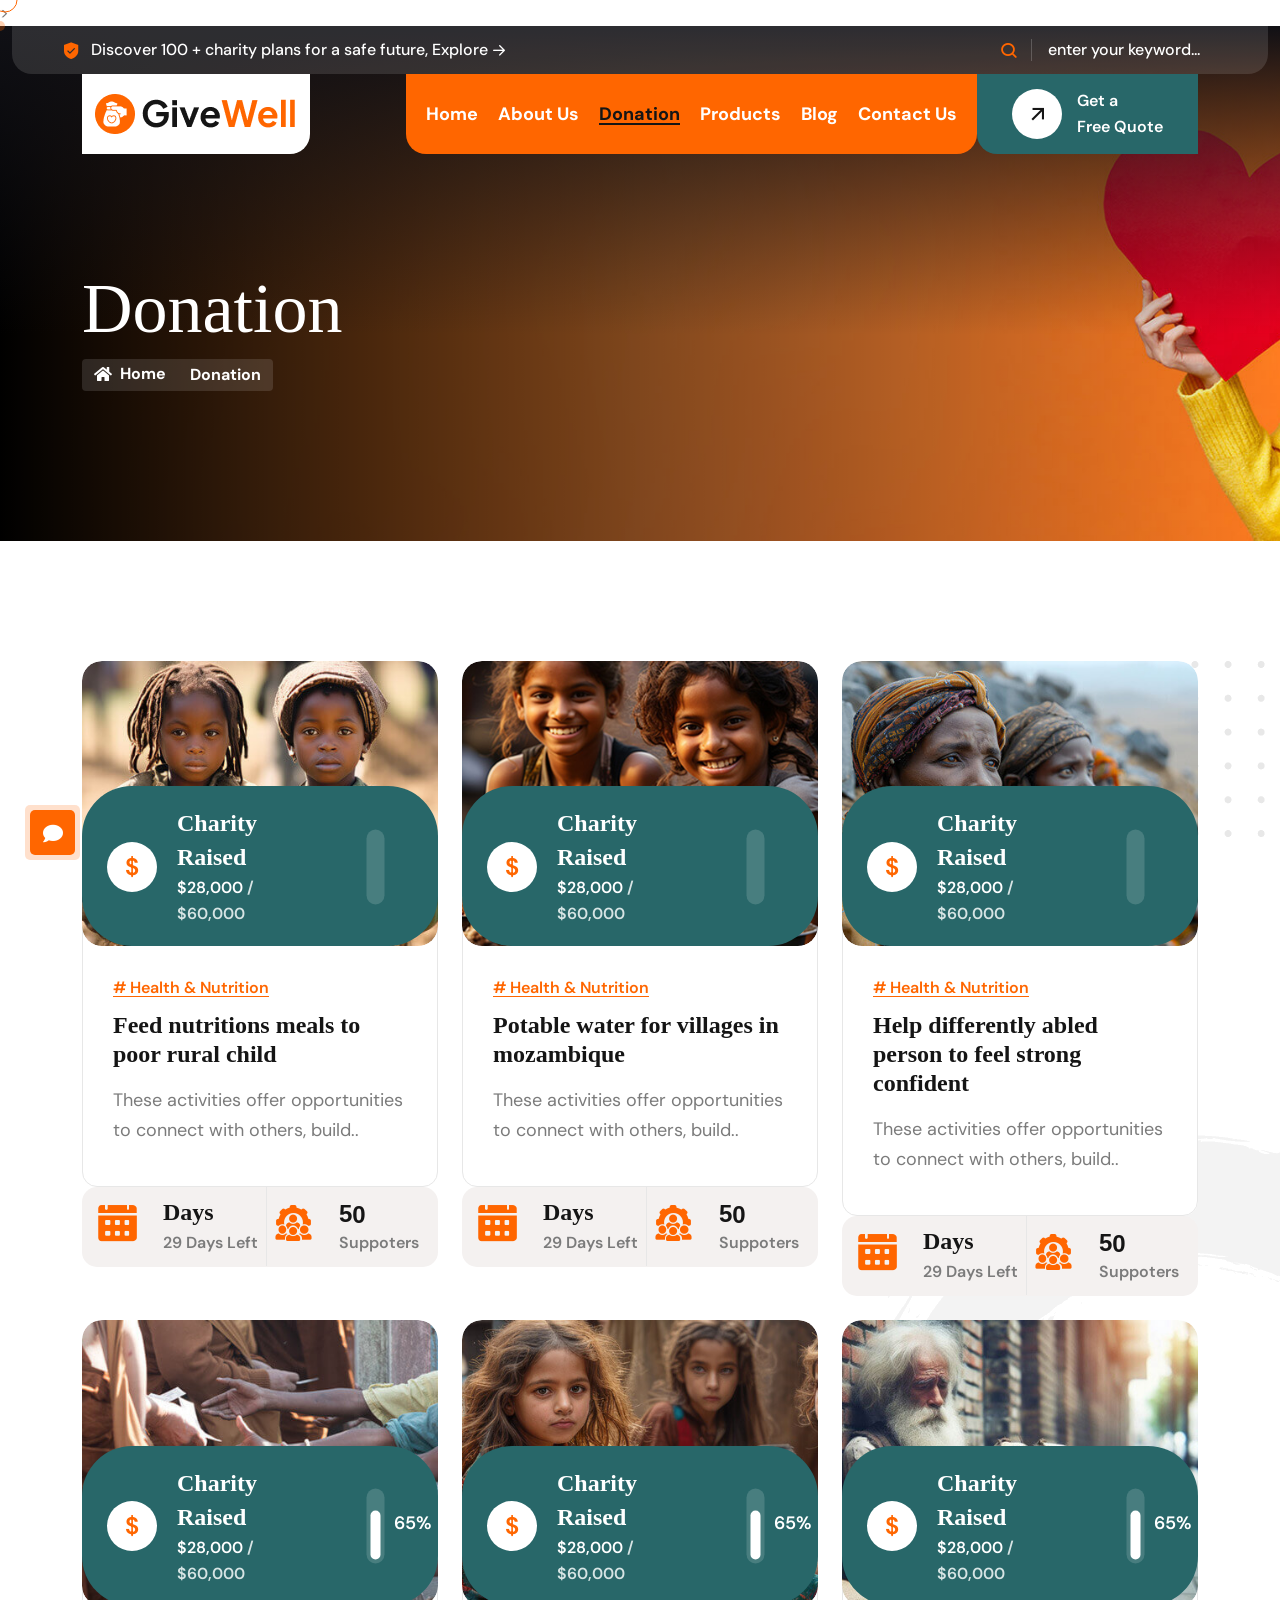
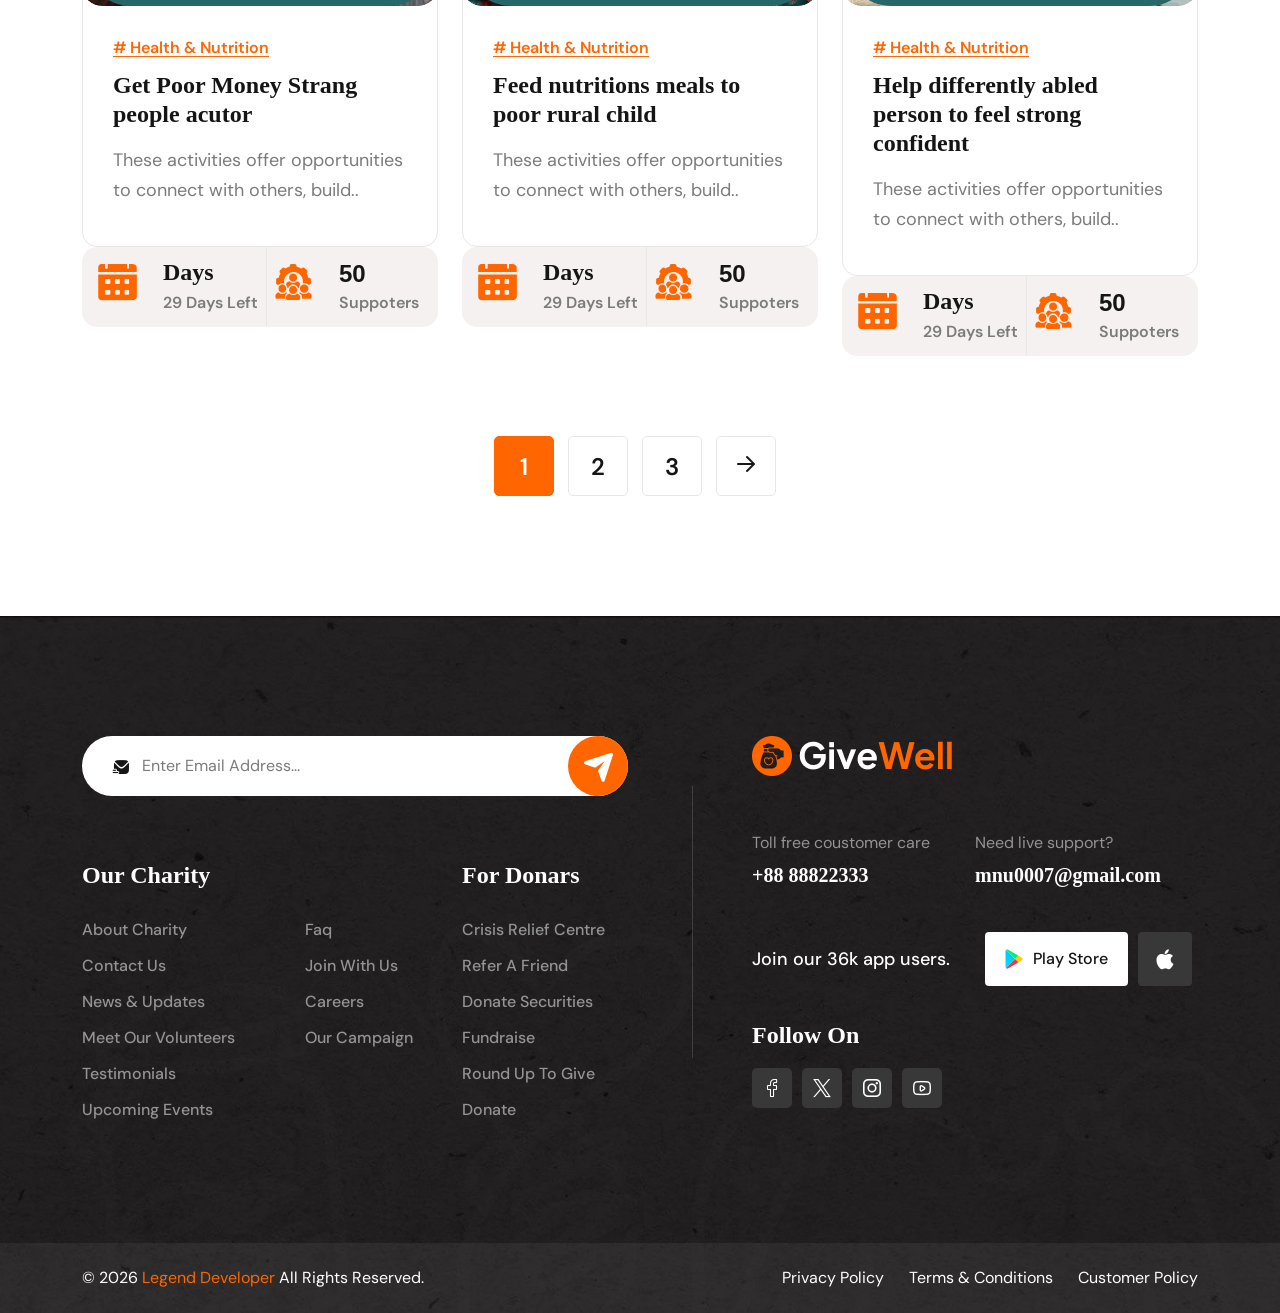
<file: donation.html>
<!DOCTYPE html>
<html lang="en">

><meta http-equiv="content-type" content="text/html;charset=UTF-8" />
<head>
    <meta charset="UTF-8" />
    <meta name="viewport" content="width=device-width, initial-scale=1.0" />
    <title>Donation </title>
    <!-- favicons Icons -->
    <link rel="apple-touch-icon" sizes="180x180" href="assets/images/favicons/apple-touch-icon.png" />
    <link rel="icon" type="image/png" sizes="32x32" href="assets/images/favicons/favicon-32x32.png" />
    <link rel="icon" type="image/png" sizes="16x16"
        href="assets/images/favicons/favicon-16x16.png" />
    <link rel="manifest" href="assets/images/favicons/site.webmanifest" />
    <meta name="description" content="givewell Laravel  Template " />

    <!-- fonts -->
    <link rel="preconnect" href="https://fonts.googleapis.com/">
    <link rel="preconnect" href="https://fonts.gstatic.com/" crossorigin>
    <link
        href="https://fonts.googleapis.com/css2?family=DM+Sans:ital,opsz,wght@0,9..40,100..1000;1,9..40,100..1000&amp;display=swap"
        rel="stylesheet">
    <link href="https://fonts.googleapis.com/css2?family=Caveat:wght@400..700&amp;display=swap" rel="stylesheet">


    <link rel="stylesheet" href="assets/css/bootstrap.min.css" />
    <link rel="stylesheet" href="assets/css/animate.min.css" />
    <link rel="stylesheet" href="assets/css/custom-animate.css" />
    <link rel="stylesheet" href="assets/css/swiper.min.css" />
    <link rel="stylesheet" href="assets/css/font-awesome-all.css" />
    <link rel="stylesheet" href="assets/css/jarallax.css" />
    <link rel="stylesheet" href="assets/css/jquery.magnific-popup.css" />
    <link rel="stylesheet" href="assets/css/odometer.min.css" />
    <link rel="stylesheet" href="assets/css/flaticon.css">
    <link rel="stylesheet" href="assets/css/owl.carousel.min.css" />
    <link rel="stylesheet" href="assets/css/owl.theme.default.min.css" />
    <link rel="stylesheet" href="assets/css/nice-select.css" />
    <link rel="stylesheet" href="assets/css/jquery-ui.css" />
    <link rel="stylesheet" href="assets/css/vegas.min.css" />
    <link rel="stylesheet" href="assets/css/aos.css" />


    <link rel="stylesheet" href="assets/css/module-css/slider.css" />
    <link rel="stylesheet" href="assets/css/module-css/footer.css" />
    <link rel="stylesheet" href="assets/css/module-css/about.css" />
    <link rel="stylesheet" href="assets/css/module-css/services.css" />
    <link rel="stylesheet" href="assets/css/module-css/case.css" />
    <link rel="stylesheet" href="assets/css/module-css/donars.css" />
    <link rel="stylesheet" href="assets/css/module-css/benefits.css" />
    <link rel="stylesheet" href="assets/css/module-css/event.css" />
    <link rel="stylesheet" href="assets/css/module-css/video.css" />
    <link rel="stylesheet" href="assets/css/module-css/team.css" />
    <link rel="stylesheet" href="assets/css/module-css/testimonial.css" />
    <link rel="stylesheet" href="assets/css/module-css/blog.css" />
    <link rel="stylesheet" href="assets/css/module-css/get-app.css" />
    <link rel="stylesheet" href="assets/css/module-css/feature.css" />
    <link rel="stylesheet" href="assets/css/module-css/faq.css" />
    <link rel="stylesheet" href="assets/css/module-css/helping-hand.css" />
    <link rel="stylesheet" href="assets/css/module-css/gallery.css" />
    <link rel="stylesheet" href="assets/css/module-css/donate.css" />
    <link rel="stylesheet" href="assets/css/module-css/brand.css" />
    <link rel="stylesheet" href="assets/css/module-css/join-one.css" />


    
        <link rel="stylesheet" href="assets/css/module-css/contact.css">
    <link rel="stylesheet" href="assets/css/module-css/pricing.css">
    <link rel="stylesheet" href="assets/css/module-css/need-help.css">
    <link rel="stylesheet" href="assets/css/module-css/page-header.css">


    <!-- template styles -->
    <link rel="stylesheet" href="assets/css/style.css" />
    <link rel="stylesheet" href="assets/css/responsive.css" />


    
    </head>

<body class="custom-cursor">

    <div class="custom-cursor__cursor"></div>
    <div class="custom-cursor__cursor-two"></div>

    <div class="preloader">
        <div class="preloader__image"></div>
    </div>
    <!-- /.preloader -->
    <div class="chat-icon"><button type="button" class="chat-toggler"><i class="fa fa-comment"></i></button></div>
<!--Chat Popup-->
<div id="chat-popup" class="chat-popup">
    <div class="popup-inner">
        <div class="close-chat"><i class="fa fa-times"></i></div>
        <div class="chat-form">
            <p>Please fill out the form below and we will get back to you as soon as possible.</p>
            <form action="https://laravel-givewell.mnsithub.com/assets/inc/sendemail.php" method="POST" class="contact-form-validated">
                <div class="form-group">
                    <input type="text" name="name" placeholder="Your Name" required>
                </div>
                <div class="form-group">
                    <input type="email" name="email" placeholder="Your Email" required>
                </div>
                <div class="form-group">
                    <textarea name="message" placeholder="Your Text"></textarea>
                </div>
                <div class="form-group message-btn">
                    <button type="submit" class="thm-btn">
                        Submit Now
                        <span class="icon-arrow-right"></span>
                        <i></i>
                    </button>
                </div>
                <div class="result"></div>
            </form>
        </div>
    </div>
</div>

    <div class="page-wrapper">
        <header class="main-header-three main-header-four">
    <div class="main-header-three__top">
        <div class="container">
            <div class="main-header-three__top-inner">
                <div class="main-header-three__top-icon-box">
                    <div class="main-header-three__top-icon">
                        <span class="icon-shield"></span>
                    </div>
                    <p class="main-header-three__top-icon-text count-box">Discover <span class="count-text" data-stop="100"
                            data-speed="1500"></span> +
                        charity plans for a safe future,
                        <a href="#">Explore <i class="icon-arrow-right"></i></a>
                    </p>
                </div>
                <div class="main-header-three__contact">
                    <div class="main-header-three__contact-icon">
                        <span class="icon-headphone"></span>
                    </div>
                    <div class="main-header-three__contact-text">
                        <a href="#"> <span>Talk to Us:</span> (+88) 888.22.333 [or] mnu0007@gmail.com</a>
                    </div>
                </div>
                <div class="main-header-three__search-box">
                    <form action="#" class="main-header-three__search">
                        <div class="main-header-three__search-input">
                            <input type="search" placeholder="enter your keyword...">
                            <button type="submit"><span class="icon-magnifying-glass"></span></button>
                        </div>
                    </form>
                </div>
            </div>
        </div>
    </div>
    <nav class="main-menu main-menu-three main-menu-four">
        <div class="main-menu-three__wrapper">
            <div class="container">
                <div class="main-menu-three__wrapper-inner">
                    <div class="main-menu-three__logo">
                        <a href="index.html"><img src="assets/images/resources/logo-1.png"
                                alt=""></a>
                    </div>
                    <div class="main-menu-three__left">
                        <div class="main-menu-three__main-menu-box">
                            <a href="#" class="mobile-nav__toggler"><i class="fa fa-bars"></i></a>
                            <ul class="main-menu__list">
                                <li class="">
                            
                                        <a href="index.html">Home</a>
                                        </li>
                                           
                                        <li>
                                            <a href="about.html">About Us</a>
                                        </li>

                                        <li>
                                            <a href="donation.html">Donation</a>
                                        </li>

                                         <li>
                                            <a href="products.html">Products</a>
                                        </li>

                                        <li>
                                            <a href="blog.html">Blog</a>
                                        </li>

                                         <li>
                                            <a href="contact.html">Contact Us</a>
                                        </li>
                                
                                </ul> 

</ul>                        </div>
                        <div class="main-menu-three__btn-box">
                            <a href="contact.html" class="main-menu-three__btn">
                                <span class="icon-right-up"></span>
                                <p class="main-menu-three__btn-text">Get a <br> Free Quote</p>
                            </a>
                        </div>
                    </div>
                </div>
            </div>
        </div>
    </nav>
</header>

<div class="stricky-header stricked-menu main-menu main-menu-three">
    <div class="sticky-header__content"></div><!-- /.sticky-header__content -->
</div><!-- /.stricky-header -->

        
    <!--Page Header Start-->
        <section class="page-header">
            <div class="page-header__bg"
                style="background-image: url(assets/images/backgrounds/page-header-bg.jpg);">
            </div>
            <div class="container">
                <div class="page-header__inner">
                    <h2>Donation</h2>
                    <div class="thm-breadcrumb__box">
                        <ul class="thm-breadcrumb list-unstyled">
                            <li><a href="index.html"><i class="fas fa-home"></i>Home</a></li>
                            <li><span class="icon-right-arrow-1"></span></li>
                            <li>Donation</li>
                        </ul>
                    </div>
                </div>
            </div>
        </section>
        <!--Page Header End-->


    <!--Donation Page Start-->
    <section class="donation-page">
        <div class="donation-page__shape-1 float-bob-y">
            <img src="assets/images/shapes/donation-page-shape-1.png" alt="">
        </div>
        <div class="container">
            <div class="row">
                <!--Donation Page Single Start-->
                <div class="col-xl-4 col-lg-6 col-md-6">
                    <div class="donation-page__single">
                        <div class="donation-page__img-box">
                            <div class="donation-page__img">
                                <img src="assets/images/resources/donation-page-1-1.jpg" alt="">
                            </div>
                            <div class="donation-page__raised-and-progress">
                                <div class="donation-page__raised-box">
                                    <div class="doller">
                                        <span>$</span>
                                    </div>
                                    <div class="content">
                                        <h3>Charity Raised</h3>
                                        <p>$28,000 <span>/ $60,000</span></p>
                                    </div>
                                </div>
                                <div class="donation-page__progress">
                                    <div class="bar">
                                        <div class="bar-inner count-bar" data-percent="65%">
                                            <div class="count-text">65%</div>
                                        </div>
                                    </div>
                                </div>
                            </div>
                        </div>
                        <div class="donation-page__content">
                            <div class="donation-page__content-inner">
                                <p class="donation-page__sub-title"># Health & Nutrition</p>
                                <h3 class="donation-page__title"><a href="donate-now.html">Feed nutritions meals
                                        to poor
                                        rural child</a></h3>
                                <p class="donation-page__text">These activities offer opportunities to
                                    connect with others, build.. </p>
                            </div>
                        </div>
                        <ul class="donation-page__days-and-count list-unstyled">
                            <li>
                                <div class="icon">
                                    <span class="icon-calendar"></span>
                                </div>
                                <div class="content">
                                    <h3>Days</h3>
                                    <p>29 Days Left</p>
                                </div>
                            </li>
                            <li>
                                <div class="icon">
                                    <span class="icon-team"></span>
                                </div>
                                <div class="content">
                                    <h3><span class="odometer" data-count="50">00</span><span> </span></h3>
                                    <p>Suppoters</p>
                                </div>
                            </li>
                        </ul>
                    </div>
                </div>
                <!--Donation Page Single End-->
                <!--Donation Page Single Start-->
                <div class="col-xl-4 col-lg-6 col-md-6">
                    <div class="donation-page__single">
                        <div class="donation-page__img-box">
                            <div class="donation-page__img">
                                <img src="assets/images/resources/donation-page-1-2.jpg" alt="">
                            </div>
                            <div class="donation-page__raised-and-progress">
                                <div class="donation-page__raised-box">
                                    <div class="doller">
                                        <span>$</span>
                                    </div>
                                    <div class="content">
                                        <h3>Charity Raised</h3>
                                        <p>$28,000 <span>/ $60,000</span></p>
                                    </div>
                                </div>
                                <div class="donation-page__progress">
                                    <div class="bar">
                                        <div class="bar-inner count-bar" data-percent="65%">
                                            <div class="count-text">65%</div>
                                        </div>
                                    </div>
                                </div>
                            </div>
                        </div>
                        <div class="donation-page__content">
                            <div class="donation-page__content-inner">
                                <p class="donation-page__sub-title"># Health & Nutrition</p>
                                <h3 class="donation-page__title"><a href="donate-now.html">Potable water for
                                        villages in
                                        mozambique</a></h3>
                                <p class="donation-page__text">These activities offer opportunities to
                                    connect with others, build.. </p>
                            </div>
                        </div>
                        <ul class="donation-page__days-and-count list-unstyled">
                            <li>
                                <div class="icon">
                                    <span class="icon-calendar"></span>
                                </div>
                                <div class="content">
                                    <h3>Days</h3>
                                    <p>29 Days Left</p>
                                </div>
                            </li>
                            <li>
                                <div class="icon">
                                    <span class="icon-team"></span>
                                </div>
                                <div class="content">
                                    <h3><span class="odometer" data-count="50">00</span><span> </span></h3>
                                    <p>Suppoters</p>
                                </div>
                            </li>
                        </ul>
                    </div>
                </div>
                <!--Donation Page Single End-->
                <!--Donation Page Single Start-->
                <div class="col-xl-4 col-lg-6 col-md-6">
                    <div class="donation-page__single">
                        <div class="donation-page__img-box">
                            <div class="donation-page__img">
                                <img src="assets/images/resources/donation-page-1-3.jpg" alt="">
                            </div>
                            <div class="donation-page__raised-and-progress">
                                <div class="donation-page__raised-box">
                                    <div class="doller">
                                        <span>$</span>
                                    </div>
                                    <div class="content">
                                        <h3>Charity Raised</h3>
                                        <p>$28,000 <span>/ $60,000</span></p>
                                    </div>
                                </div>
                                <div class="donation-page__progress">
                                    <div class="bar">
                                        <div class="bar-inner count-bar" data-percent="65%">
                                            <div class="count-text">65%</div>
                                        </div>
                                    </div>
                                </div>
                            </div>
                        </div>
                        <div class="donation-page__content">
                            <div class="donation-page__content-inner">
                                <p class="donation-page__sub-title"># Health & Nutrition</p>
                                <h3 class="donation-page__title"><a href="donate-now.html">Help differently abled
                                        person to
                                        feel strong confident</a></h3>
                                <p class="donation-page__text">These activities offer opportunities to
                                    connect with others, build.. </p>
                            </div>
                        </div>
                        <ul class="donation-page__days-and-count list-unstyled">
                            <li>
                                <div class="icon">
                                    <span class="icon-calendar"></span>
                                </div>
                                <div class="content">
                                    <h3>Days</h3>
                                    <p>29 Days Left</p>
                                </div>
                            </li>
                            <li>
                                <div class="icon">
                                    <span class="icon-team"></span>
                                </div>
                                <div class="content">
                                    <h3><span class="odometer" data-count="50">00</span><span> </span></h3>
                                    <p>Suppoters</p>
                                </div>
                            </li>
                        </ul>
                    </div>
                </div>
                <!--Donation Page Single End-->
                <!--Donation Page Single Start-->
                <div class="col-xl-4 col-lg-6 col-md-6">
                    <div class="donation-page__single">
                        <div class="donation-page__img-box">
                            <div class="donation-page__img">
                                <img src="assets/images/resources/donation-page-1-4.jpg" alt="">
                            </div>
                            <div class="donation-page__raised-and-progress">
                                <div class="donation-page__raised-box">
                                    <div class="doller">
                                        <span>$</span>
                                    </div>
                                    <div class="content">
                                        <h3>Charity Raised</h3>
                                        <p>$28,000 <span>/ $60,000</span></p>
                                    </div>
                                </div>
                                <div class="donation-page__progress">
                                    <div class="bar">
                                        <div class="bar-inner count-bar" data-percent="65%">
                                            <div class="count-text">65%</div>
                                        </div>
                                    </div>
                                </div>
                            </div>
                        </div>
                        <div class="donation-page__content">
                            <div class="donation-page__content-inner">
                                <p class="donation-page__sub-title"># Health & Nutrition</p>
                                <h3 class="donation-page__title"><a href="donate-now.html">Get Poor Money
                                        Strang
                                        people
                                        acutor</a></h3>
                                <p class="donation-page__text">These activities offer opportunities to
                                    connect with others, build.. </p>
                            </div>
                        </div>
                        <ul class="donation-page__days-and-count list-unstyled">
                            <li>
                                <div class="icon">
                                    <span class="icon-calendar"></span>
                                </div>
                                <div class="content">
                                    <h3>Days</h3>
                                    <p>29 Days Left</p>
                                </div>
                            </li>
                            <li>
                                <div class="icon">
                                    <span class="icon-team"></span>
                                </div>
                                <div class="content">
                                    <h3><span class="odometer" data-count="50">00</span><span> </span></h3>
                                    <p>Suppoters</p>
                                </div>
                            </li>
                        </ul>
                    </div>
                </div>
                <!--Donation Page Single End-->
                <!--Donation Page Single Start-->
                <div class="col-xl-4 col-lg-6 col-md-6">
                    <div class="donation-page__single">
                        <div class="donation-page__img-box">
                            <div class="donation-page__img">
                                <img src="assets/images/resources/donation-page-1-5.jpg" alt="">
                            </div>
                            <div class="donation-page__raised-and-progress">
                                <div class="donation-page__raised-box">
                                    <div class="doller">
                                        <span>$</span>
                                    </div>
                                    <div class="content">
                                        <h3>Charity Raised</h3>
                                        <p>$28,000 <span>/ $60,000</span></p>
                                    </div>
                                </div>
                                <div class="donation-page__progress">
                                    <div class="bar">
                                        <div class="bar-inner count-bar" data-percent="65%">
                                            <div class="count-text">65%</div>
                                        </div>
                                    </div>
                                </div>
                            </div>
                        </div>
                        <div class="donation-page__content">
                            <div class="donation-page__content-inner">
                                <p class="donation-page__sub-title"># Health & Nutrition</p>
                                <h3 class="donation-page__title"><a href="donate-now.html">Feed nutritions
                                        meals
                                        to poor
                                        rural child</a></h3>
                                <p class="donation-page__text">These activities offer opportunities to
                                    connect with others, build.. </p>
                            </div>
                        </div>
                        <ul class="donation-page__days-and-count list-unstyled">
                            <li>
                                <div class="icon">
                                    <span class="icon-calendar"></span>
                                </div>
                                <div class="content">
                                    <h3>Days</h3>
                                    <p>29 Days Left</p>
                                </div>
                            </li>
                            <li>
                                <div class="icon">
                                    <span class="icon-team"></span>
                                </div>
                                <div class="content">
                                    <h3><span class="odometer" data-count="50">00</span><span> </span></h3>
                                    <p>Suppoters</p>
                                </div>
                            </li>
                        </ul>
                    </div>
                </div>
                <!--Donation Page Single End-->
                <!--Donation Page Single Start-->
                <div class="col-xl-4 col-lg-6 col-md-6">
                    <div class="donation-page__single">
                        <div class="donation-page__img-box">
                            <div class="donation-page__img">
                                <img src="assets/images/resources/donation-page-1-6.jpg" alt="">
                            </div>
                            <div class="donation-page__raised-and-progress">
                                <div class="donation-page__raised-box">
                                    <div class="doller">
                                        <span>$</span>
                                    </div>
                                    <div class="content">
                                        <h3>Charity Raised</h3>
                                        <p>$28,000 <span>/ $60,000</span></p>
                                    </div>
                                </div>
                                <div class="donation-page__progress">
                                    <div class="bar">
                                        <div class="bar-inner count-bar" data-percent="65%">
                                            <div class="count-text">65%</div>
                                        </div>
                                    </div>
                                </div>
                            </div>
                        </div>
                        <div class="donation-page__content">
                            <div class="donation-page__content-inner">
                                <p class="donation-page__sub-title"># Health & Nutrition</p>
                                <h3 class="donation-page__title"><a href="donate-now.html">Help differently
                                        abled
                                        person to
                                        feel strong confident</a></h3>
                                <p class="donation-page__text">These activities offer opportunities to
                                    connect with others, build.. </p>
                            </div>
                        </div>
                        <ul class="donation-page__days-and-count list-unstyled">
                            <li>
                                <div class="icon">
                                    <span class="icon-calendar"></span>
                                </div>
                                <div class="content">
                                    <h3>Days</h3>
                                    <p>29 Days Left</p>
                                </div>
                            </li>
                            <li>
                                <div class="icon">
                                    <span class="icon-team"></span>
                                </div>
                                <div class="content">
                                    <h3><span class="odometer" data-count="50">00</span><span> </span></h3>
                                    <p>Suppoters</p>
                                </div>
                            </li>
                        </ul>
                    </div>
                </div>
                <!--Donation Page Single End-->
            </div>
            <div class="blog-list__pagination text-center">
                <ul class="pg-pagination list-unstyled">
                    <li class="count active"><a href="#">1</a></li>
                    <li class="count"><a href="#">2</a></li>
                    <li class="count"><a href="#">3</a></li>
                    <li class="next">
                        <a href="#" aria-label="Next"><i class="icon-arrow-right"></i></a>
                    </li>
                </ul>
            </div>
        </div>
    </section>
    <!--Donation Page End-->

    <!--Site Footer Two Start-->
<footer class="site-footer-two">
    <div class="site-footer-two__shape-bg"
        style="background-image: url(assets/images/shapes/site-footer-two-shape-bg.jpg);">
    </div>
    <div class="site-footer-two__shape-bg-two float-bob-y"
        style="background-image: url(assets/images/shapes/site-footer-two-shape-bg-2.png);">
    </div>
    <div class="site-footer-two__top">
        <div class="container">
            <div class="site-footer-two__top-inner">
                <div class="row">
                    <div class="col-xl-6 col-lg-6">
                        <div class="site-footer-two__top-left">
                            <form class="site-footer-two__form wow fadeInUp" data-wow-delay="100ms">
                                <div class="site-footer-two__form-input">
                                    <input type="email" placeholder="Enter Email Address...">
                                    <div class="site-footer-two__form-icon">
                                        <span class="icon-mail"></span>
                                    </div>
                                    <button type="submit" class="site-footer-two__btn"><span
                                            class="icon-send"></span></button>
                                </div>

                            </form>
                            <div class="site-footer-two__content">
                                <div class="row">
                                    <div class="col-xl-8 wow fadeInUp" data-wow-delay="200ms">
                                        <div class="footer-widget-two__links">
                                            <h4 class="footer-widget-two__title">Our Charity</h4>
                                            <div class="footer-widget-two__links-box">
                                                <ul class="footer-widget-two__links-list list-unstyled">
                                                    <li><a href="charity-donate.html">About
                                                            Charity</a></li>
                                                    <li><a href="contact.html">Contact Us</a></li>
                                                    <li><a href="blog.html">News & Updates</a>
                                                    </li>
                                                    <li><a href="Volunteers.html">Meet Our
                                                            Volunteers</a></li>
                                                    <li><a href="contact.html">Testimonials</a>
                                                    </li>
                                                    <li><a href="events.html">Upcoming Events</a>
                                                    </li>
                                                </ul>
                                                <ul
                                                    class="footer-widget-two__links-list footer-widget-two__links-list-two list-unstyled">
                                                    <li><a href="about.html">Faq</a></li>
                                                    <li><a href="contact.html">Join With Us</a>
                                                    </li>
                                                    <li><a href="Volunteers.html">Careers</a></li>
                                                    <li><a href="contact.html">Our Campaign</a>
                                                    </li>
                                                </ul>
                                            </div>
                                        </div>
                                    </div>
                                    <div class="col-xl-4 wow fadeInUp" data-wow-delay="300ms">
                                        <div class="footer-widget-two__donars">
                                            <h4 class="footer-widget-two__title">For Donars</h4>
                                            <ul class="footer-widget-two__links-list list-unstyled">
                                                <li><a href="medical-care.html">Crisis Relief
                                                        Centre</a></li>
                                                <li><a href="pure-water.html">Refer a friend</a>
                                                </li>
                                                <li><a href="donate-now.html">Donate
                                                        Securities</a></li>
                                                <li><a href="donate-now.html">Fundraise</a></li>
                                                <li><a href="medical-care.html">Round up to
                                                        Give</a></li>
                                                <li><a href="donate-now.html">Donate</a></li>
                                            </ul>
                                        </div>
                                    </div>
                                </div>
                            </div>
                        </div>
                    </div>
                    <div class="col-xl-6 col-lg-6 wow fadeInRight" data-wow-delay="100ms">
                        <div class="site-footer-two__top-right">
                            <div class="site-footer-two__logo">
                                <a href="index.html"><img
                                        src="assets/images/resources/footer-logo-1.png"
                                        alt=""></a>
                            </div>
                            <ul class="site-footer-two__contact list-unstyled">
                                <li>
                                    <p>Toll free coustomer care</p>
                                    <h5><a href="tel:188822333">+88 88822333</a></h5>
                                </li>
                                <li>
                                    <p>Need live support?</p>
                                    <h5><a href="mailto:contact@givewell.com">mnu0007@gmail.com</a></h5>
                                </li>
                            </ul>
                            <div class="site-footer-two__app-user">
                                <p class="site-footer-two__app-user-text count-box">Join our <span class="count-text"
                                        data-stop="80" data-speed="1500">00</span>k app
                                    users.</p>
                                <div class="site-footer-two__app-user-btn-box">
                                    <a href="#" class="site-footer-two__app-user-btn-1"> <img
                                            src="assets/images/icon/play-store.png" alt="">
                                        Play Store</a>
                                    <a href="#" class="site-footer-two__app-user-btn-2"><span
                                            class="icon-apple"></span></a>
                                </div>
                            </div>
                            <div class="footer-widget-two__social-box">
                                <h4 class="footer-widget-two__social-title">Follow On</h4>
                                <div class="footer-widget-two__social">
                                    <a href="#"><span class="icon-facebook"></span></a>
                                    <a href="#"><span class="icon-twitter"></span></a>
                                    <a href="#"><span class="icon-instagram-logo"></span></a>
                                    <a href="#"><span class="icon-youtube"></span></a>
                                </div>
                            </div>
                        </div>
                    </div>
                </div>
            </div>
        </div>
    </div>
    <div class="site-footer-two__bottom">
        <div class="container">
            <div class="row">
                <div class="col-xl-12">
                    <div class="site-footer-two__bottom-inner">
                        <div class="site-footer-two__copyright">
                            <p class="site-footer-two__copyright-text">© 2026 <a href="#">Legend Developer</a>
                                All
                                Rights Reserved.</p>
                        </div>
                        <div class="site-footer-two__bottom-menu-box">
                            <ul class="list-unstyled site-footer-two__bottom-menu">
                                <li><a href="about.html">Privacy Policy</a></li>
                                <li><a href="about.html">Terms & Conditions</a></li>
                                <li><a href="about.html">Customer Policy</a></li>
                            </ul>
                        </div>
                    </div>
                </div>
            </div>
        </div>
    </div>
</footer>
<!--Site Footer Two End-->

</div><!-- /.page-wrapper -->

        <div class="mobile-nav__wrapper">
    <div class="mobile-nav__overlay mobile-nav__toggler"></div>
    <!-- /.mobile-nav__overlay -->
    <div class="mobile-nav__content">
        <span class="mobile-nav__close mobile-nav__toggler"><i class="fa fa-times"></i></span>

        <div class="logo-box">
            <a href="index.html" aria-label="logo image"><img
                    src="assets/images/resources/logo-2.png" width="150" alt="" /></a>
        </div>
        <!-- /.logo-box -->
        <div class="mobile-nav__container"></div>
        <!-- /.mobile-nav__container -->

        <ul class="mobile-nav__contact list-unstyled">
            <li>
                <i class="fa fa-envelope"></i>
                <a href="mailto:needhelp@packageName__.com">mnu0007@gmail.com</a>
            </li>
            <li>
                <i class="fas fa-phone"></i>
                <a href="tel:666-888-0000">+88 888 0000</a>
            </li>
        </ul><!-- /.mobile-nav__contact -->
        <div class="mobile-nav__top">
            <div class="mobile-nav__social">
                <a href="#" class="fab fa-twitter"></a>
                <a href="#" class="fab fa-facebook-square"></a>
                <a href="#" class="fab fa-pinterest-p"></a>
                <a href="#" class="fab fa-instagram"></a>
            </div><!-- /.mobile-nav__social -->
        </div><!-- /.mobile-nav__top -->



    </div>
    <!-- /.mobile-nav__content -->
</div>
<!-- /.mobile-nav__wrapper -->
        <div class="search-popup">
        <div class="search-popup__overlay search-toggler"></div>
        <!-- /.search-popup__overlay -->
        <div class="search-popup__content">
            <form action="#">
                <label for="search" class="sr-only">search here</label><!-- /.sr-only -->
                <input type="text" id="search" placeholder="Search Here..." />
                <button type="submit" aria-label="search submit" class="thm-btn">
                    <span class="fas fa-search"></span>
                </button>
            </form>
        </div>
        <!-- /.search-popup__content -->
    </div>
    <!-- /.search-popup -->
        <a href="#" data-target="html" class="scroll-to-target scroll-to-top">
        <span class="scroll-to-top__wrapper"><span class="scroll-to-top__inner"></span></span>
        <span class="scroll-to-top__text"> Go Back Top</span>
    </a>
        <script src="assets/js/jquery-latest.js"></script>
<script src="assets/js/bootstrap.bundle.min.js"></script>
<script src="assets/js/jarallax.min.js"></script>
<script src="assets/js/jquery.ajaxchimp.min.js"></script>
<script src="assets/js/jquery.appear.min.js"></script>
<script src="assets/js/swiper.min.js"></script>
<script src="assets/js/jquery.magnific-popup.min.js"></script>
<script src="assets/js/jquery.validate.min.js"></script>
<script src="assets/js/odometer.min.js"></script>
<script src="assets/js/wNumb.min.js"></script>
<script src="assets/js/wow.js"></script>
<script src="assets/js/isotope.js"></script>
<script src="assets/js/owl.carousel.min.js"></script>
<script src="assets/js/jquery-ui.js"></script>
<script src="assets/js/jquery.nice-select.min.js"></script>
<script src="assets/js/jquery.circleType.js"></script>
<script src="assets/js/jquery.fittext.js"></script>
<script src="assets/js/jquery.lettering.min.js"></script>
<script src="assets/js/vegas.min.js"></script>
<script src="assets/js/aos.js"></script>
<script src="assets/js/marquee.min.js"></script>
<script src="assets/js/gsap/gsap.js"></script>
<script src="assets/js/gsap/ScrollTrigger.js"></script>
<script src="assets/js/gsap/SplitText.js"></script>
<script src="assets/js/script.js"></script>



</body>


</html>
</file>
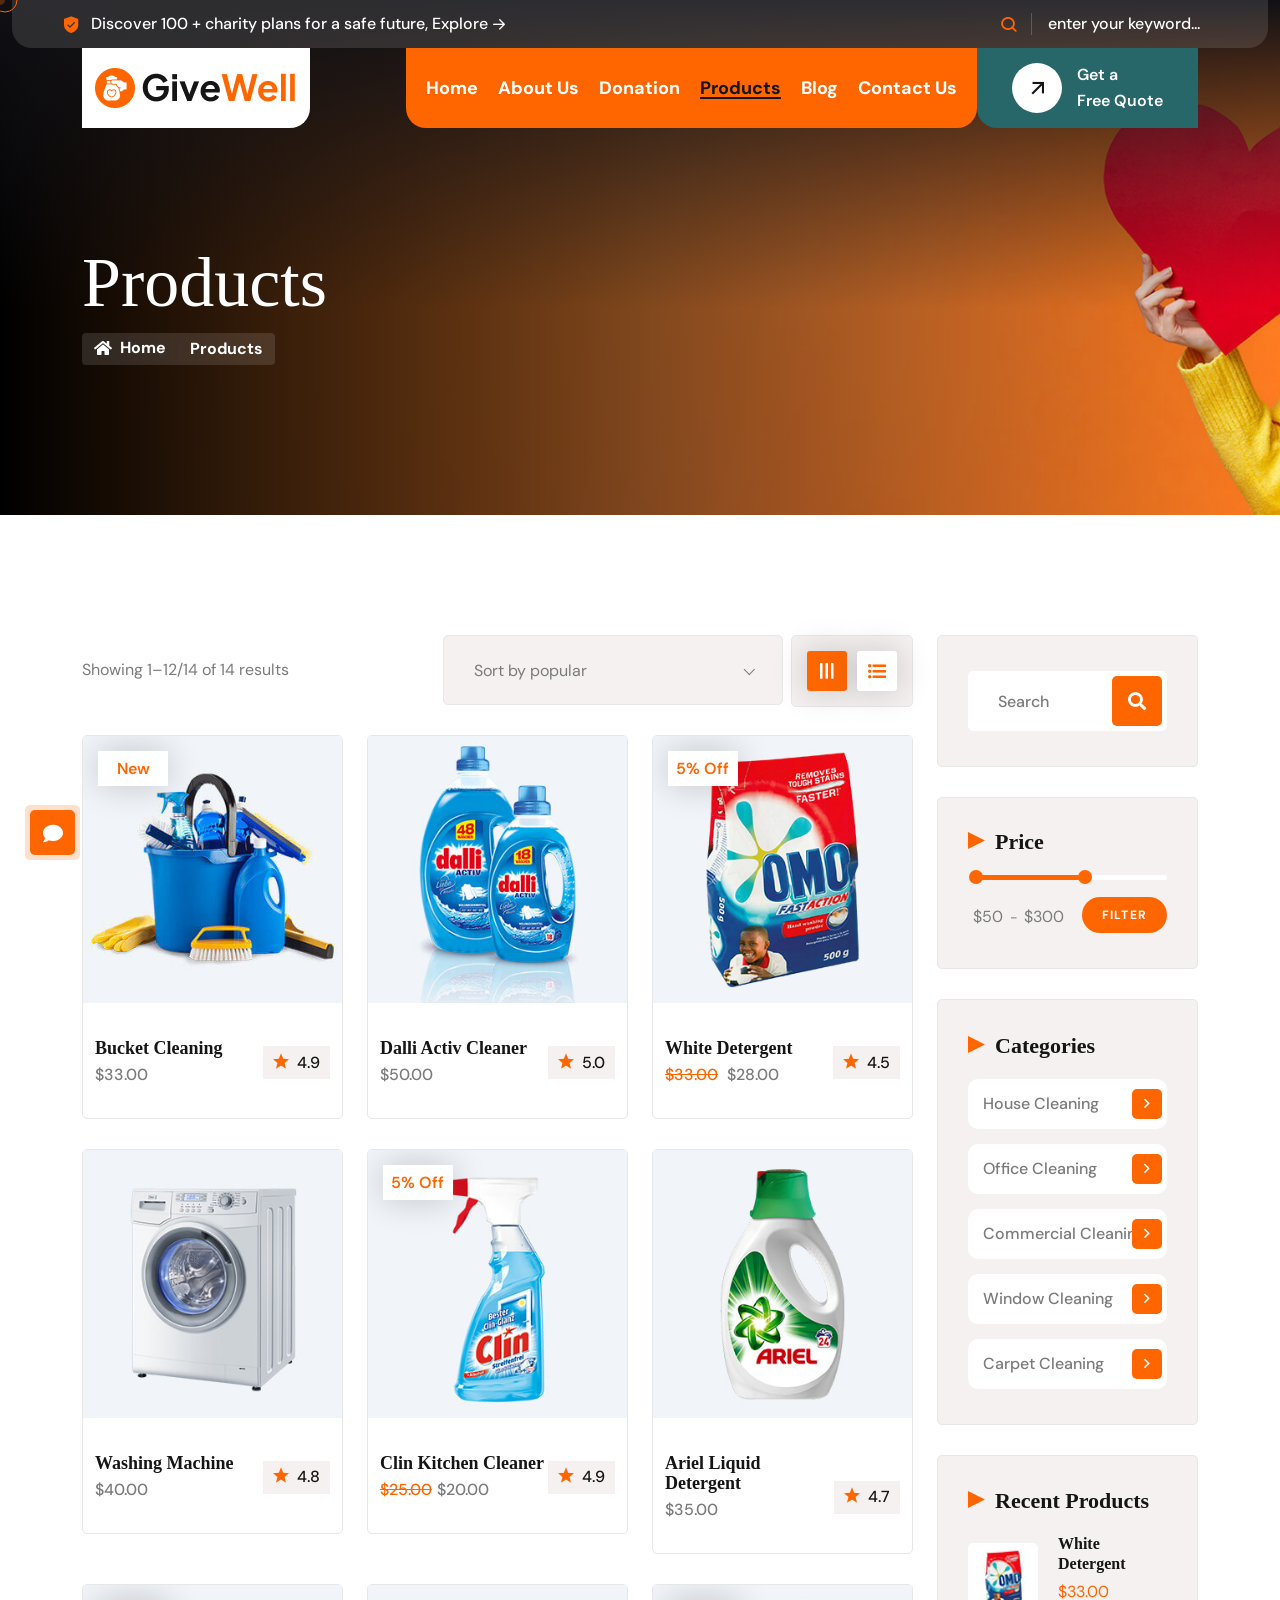
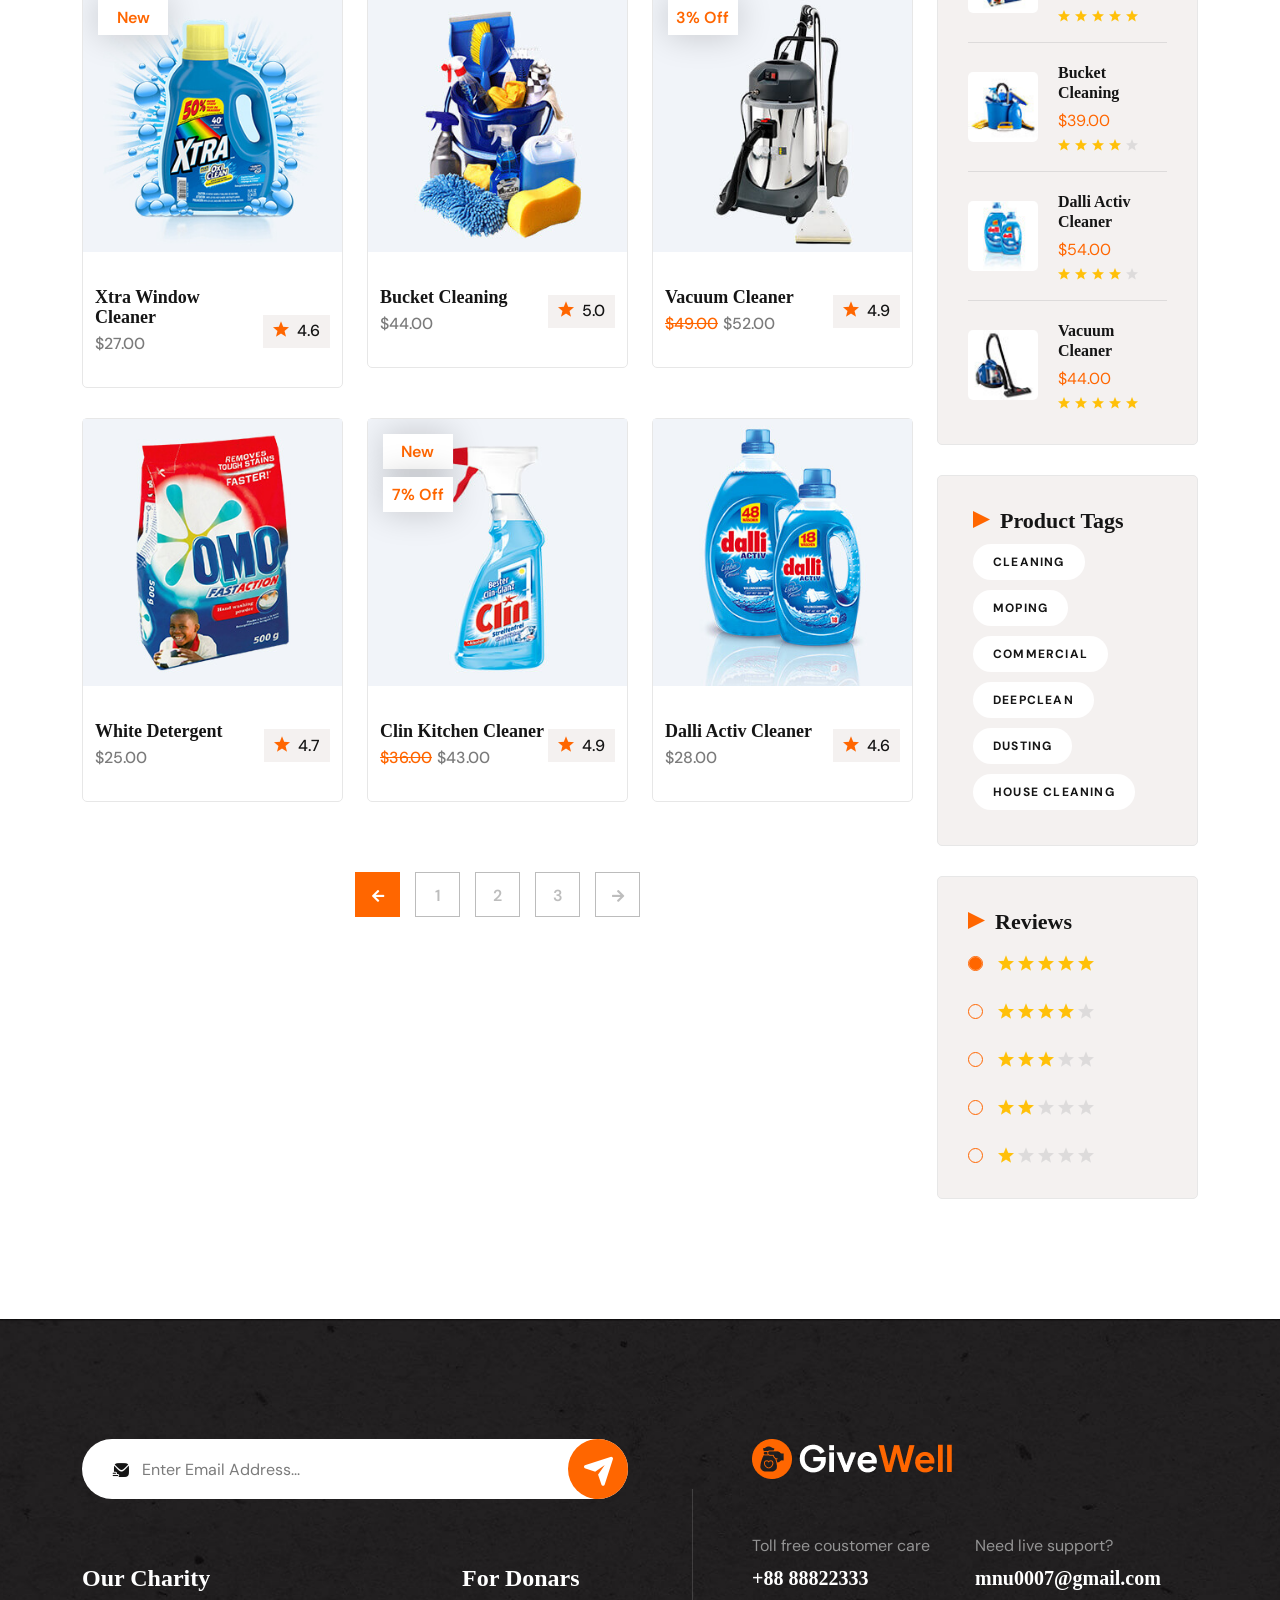
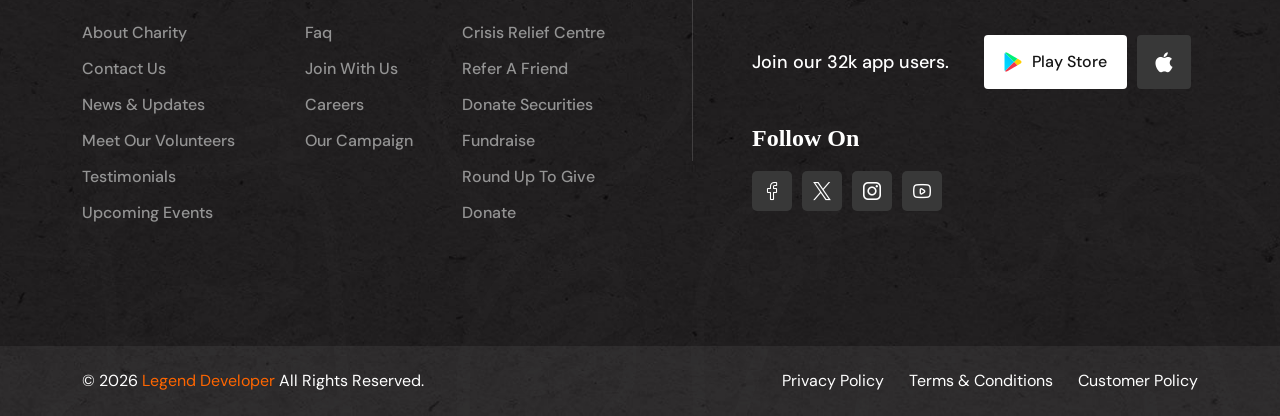
<file: products.html>
<!DOCTYPE html>
<html lang="en">

<meta http-equiv="content-type" content="text/html;charset=UTF-8" />
<head>
    <meta charset="UTF-8" />
    <meta name="viewport" content="width=device-width, initial-scale=1.0" />
    <title>Products</title>
    <!-- favicons Icons -->
    <link rel="apple-touch-icon" sizes="180x180" href="assets/images/favicons/apple-touch-icon.png" />
    <link rel="icon" type="image/png" sizes="32x32" href="assets/images/favicons/favicon-32x32.png" />
    <link rel="icon" type="image/png" sizes="16x16"
        href="assets/images/favicons/favicon-16x16.png" />
    <link rel="manifest" href="assets/images/favicons/site.webmanifest" />
    <meta name="description" content="givewell Laravel  Template " />

    <!-- fonts -->
    <link rel="preconnect" href="https://fonts.googleapis.com/">
    <link rel="preconnect" href="https://fonts.gstatic.com/" crossorigin>
    <link
        href="https://fonts.googleapis.com/css2?family=DM+Sans:ital,opsz,wght@0,9..40,100..1000;1,9..40,100..1000&amp;display=swap"
        rel="stylesheet">
    <link href="https://fonts.googleapis.com/css2?family=Caveat:wght@400..700&amp;display=swap" rel="stylesheet">


    <link rel="stylesheet" href="assets/css/bootstrap.min.css" />
    <link rel="stylesheet" href="assets/css/animate.min.css" />
    <link rel="stylesheet" href="assets/css/custom-animate.css" />
    <link rel="stylesheet" href="assets/css/swiper.min.css" />
    <link rel="stylesheet" href="assets/css/font-awesome-all.css" />
    <link rel="stylesheet" href="assets/css/jarallax.css" />
    <link rel="stylesheet" href="assets/css/jquery.magnific-popup.css" />
    <link rel="stylesheet" href="assets/css/odometer.min.css" />
    <link rel="stylesheet" href="assets/css/flaticon.css">
    <link rel="stylesheet" href="assets/css/owl.carousel.min.css" />
    <link rel="stylesheet" href="assets/css/owl.theme.default.min.css" />
    <link rel="stylesheet" href="assets/css/nice-select.css" />
    <link rel="stylesheet" href="assets/css/jquery-ui.css" />
    <link rel="stylesheet" href="assets/css/vegas.min.css" />
    <link rel="stylesheet" href="assets/css/aos.css" />


    <link rel="stylesheet" href="assets/css/module-css/slider.css" />
    <link rel="stylesheet" href="assets/css/module-css/footer.css" />
    <link rel="stylesheet" href="assets/css/module-css/about.css" />
    <link rel="stylesheet" href="assets/css/module-css/services.css" />
    <link rel="stylesheet" href="assets/css/module-css/case.css" />
    <link rel="stylesheet" href="assets/css/module-css/donars.css" />
    <link rel="stylesheet" href="assets/css/module-css/benefits.css" />
    <link rel="stylesheet" href="assets/css/module-css/event.css" />
    <link rel="stylesheet" href="assets/css/module-css/video.css" />
    <link rel="stylesheet" href="assets/css/module-css/team.css" />
    <link rel="stylesheet" href="assets/css/module-css/testimonial.css" />
    <link rel="stylesheet" href="assets/css/module-css/blog.css" />
    <link rel="stylesheet" href="assets/css/module-css/get-app.css" />
    <link rel="stylesheet" href="assets/css/module-css/feature.css" />
    <link rel="stylesheet" href="assets/css/module-css/faq.css" />
    <link rel="stylesheet" href="assets/css/module-css/helping-hand.css" />
    <link rel="stylesheet" href="assets/css/module-css/gallery.css" />
    <link rel="stylesheet" href="assets/css/module-css/donate.css" />
    <link rel="stylesheet" href="assets/css/module-css/brand.css" />
    <link rel="stylesheet" href="assets/css/module-css/join-one.css" />


    
        <link rel="stylesheet" href="assets/css/module-css/contact.css">
    <link rel="stylesheet" href="assets/css/module-css/pricing.css">
    <link rel="stylesheet" href="assets/css/module-css/need-help.css">
    <link rel="stylesheet" href="assets/css/module-css/page-header.css">
    <link rel="stylesheet" href="assets/css/module-css/shop.css">


    <!-- template styles -->
    <link rel="stylesheet" href="assets/css/style.css" />
    <link rel="stylesheet" href="assets/css/responsive.css" />


    
    </head>

<body class="custom-cursor">

    <div class="custom-cursor__cursor"></div>
    <div class="custom-cursor__cursor-two"></div>

    <div class="preloader">
        <div class="preloader__image"></div>
    </div>
    <!-- /.preloader -->
    <div class="chat-icon"><button type="button" class="chat-toggler"><i class="fa fa-comment"></i></button></div>
<!--Chat Popup-->
<div id="chat-popup" class="chat-popup">
    <div class="popup-inner">
        <div class="close-chat"><i class="fa fa-times"></i></div>
        <div class="chat-form">
            <p>Please fill out the form below and we will get back to you as soon as possible.</p>
            <form action="https://laravel-givewell.mnsithub.com/assets/inc/sendemail.php" method="POST" class="contact-form-validated">
                <div class="form-group">
                    <input type="text" name="name" placeholder="Your Name" required>
                </div>
                <div class="form-group">
                    <input type="email" name="email" placeholder="Your Email" required>
                </div>
                <div class="form-group">
                    <textarea name="message" placeholder="Your Text"></textarea>
                </div>
                <div class="form-group message-btn">
                    <button type="submit" class="thm-btn">
                        Submit Now
                        <span class="icon-arrow-right"></span>
                        <i></i>
                    </button>
                </div>
                <div class="result"></div>
            </form>
        </div>
    </div>
</div>

    <div class="page-wrapper">
        <header class="main-header-three main-header-four">
    <div class="main-header-three__top">
        <div class="container">
            <div class="main-header-three__top-inner">
                <div class="main-header-three__top-icon-box">
                    <div class="main-header-three__top-icon">
                        <span class="icon-shield"></span>
                    </div>
                    <p class="main-header-three__top-icon-text count-box">Discover <span class="count-text" data-stop="100"
                            data-speed="1500"></span> +
                        charity plans for a safe future,
                        <a href="#">Explore <i class="icon-arrow-right"></i></a>
                    </p>
                </div>
                <div class="main-header-three__contact">
                    <div class="main-header-three__contact-icon">
                        <span class="icon-headphone"></span>
                    </div>
                    <div class="main-header-three__contact-text">
                        <a href="#"> <span>Talk to Us:</span> (+88) 888.22.333 [or] mnu0007@gmail.com</a>
                    </div>
                </div>
                <div class="main-header-three__search-box">
                    <form action="#" class="main-header-three__search">
                        <div class="main-header-three__search-input">
                            <input type="search" placeholder="enter your keyword...">
                            <button type="submit"><span class="icon-magnifying-glass"></span></button>
                        </div>
                    </form>
                </div>
            </div>
        </div>
    </div>
    <nav class="main-menu main-menu-three main-menu-four">
        <div class="main-menu-three__wrapper">
            <div class="container">
                <div class="main-menu-three__wrapper-inner">
                    <div class="main-menu-three__logo">
                        <a href="index.html"><img src="assets/images/resources/logo-1.png"
                                alt=""></a>
                    </div>
                    <div class="main-menu-three__left">
                        <div class="main-menu-three__main-menu-box">
                            <a href="#" class="mobile-nav__toggler"><i class="fa fa-bars"></i></a>
                            <ul class="main-menu__list">
                                <li class="">
                            
                                        <a href="index.html">Home</a>
                                        </li>
                                           
                                        <li>
                                            <a href="about.html">About Us</a>
                                        </li>

                                        <li>
                                            <a href="donation.html">Donation</a>
                                        </li>

                                         <li>
                                            <a href="products.html">Products</a>
                                        </li>

                                        <li>
                                            <a href="blog.html">Blog</a>
                                        </li>

                                         <li>
                                            <a href="contact.html">Contact Us</a>
                                        </li>
                                
                                </ul> 

</ul>                        </div>
                        <div class="main-menu-three__btn-box">
                            <a href="contact.html" class="main-menu-three__btn">
                                <span class="icon-right-up"></span>
                                <p class="main-menu-three__btn-text">Get a <br> Free Quote</p>
                            </a>
                        </div>
                    </div>
                </div>
            </div>
        </div>
    </nav>
</header>

<div class="stricky-header stricked-menu main-menu main-menu-three">
    <div class="sticky-header__content"></div><!-- /.sticky-header__content -->
</div><!-- /.stricky-header -->

        
    <!--Page Header Start-->
        <section class="page-header">
            <div class="page-header__bg"
                style="background-image: url(assets/images/backgrounds/page-header-bg.jpg);">
            </div>
            <div class="container">
                <div class="page-header__inner">
                    <h2>Products</h2>
                    <div class="thm-breadcrumb__box">
                        <ul class="thm-breadcrumb list-unstyled">
                            <li><a href="index.html"><i class="fas fa-home"></i>Home</a></li>
                            <li><span class="icon-right-arrow-1"></span></li>
                            <li>Products</li>
                        </ul>
                    </div>
                </div>
            </div>
        </section>
        <!--Page Header End-->


    <!--Start Product-->
    <section class="product">
        <div class="container">
            <div class="row">
                <div class="col-xl-9 col-lg-12">
                    <div class="product__items">
                        <div class="row">
                            <div class="col-xl-12">
                                <div class="product__showing-result">
                                    <div class="product__showing-text-box">
                                        <p class="product__showing-text">Showing 1–12/14 of 14 results</p>
                                    </div>
                                    <div class="product__showing-sort">
                                        <div class="select-box">
                                            <select class="wide">
                                                <option data-display="Sort by popular">Sort by popular</option>
                                                <option value="1">Sort by popular</option>
                                                <option value="2">Sort by Price</option>
                                                <option value="3">Sort by Ratings</option>
                                            </select>
                                        </div>
                                    </div>
                                </div>
                            </div>
                        </div>

                        <div class="product__all">
                            <div class="product__all-tab">
                                <div class="product__all-tab-button">
                                    <ul class="tabs-button-box clearfix">
                                        <li data-tab="#grid" class="tab-btn-item active-btn-item">
                                            <div class="product__all-tab-button-icon one">
                                                <i class="fa fa-solid fa-bars"></i>
                                            </div>
                                        </li>
                                        <li data-tab="#list" class="tab-btn-item">
                                            <div class="product__all-tab-button-icon">
                                                <i class="fa fa-solid fa-list-ul"></i>
                                            </div>
                                        </li>
                                    </ul>
                                </div>

                                <!--Start Tabs Content Box-->
                                <div class="tabs-content-box">
                                    <!--Start Tab-->
                                    <div class="tab-content-box-item tab-content-box-item-active" id="grid">
                                        <div class="product__all-tab-content-box-item">
                                            <div class="product__all-tab-single">
                                                <div class="row">

                                                    <!--Product All Single Start-->
                                                    <div class="col-xl-4 col-lg-6 col-md-6">
                                                        <div class="single-product-style1">
                                                            <div class="single-product-style1__img">
                                                                <img src="assets/images/shop/shop-product-1-1.jpg"
                                                                    alt="">
                                                                <img src="assets/images/shop/shop-product-1-1.jpg"
                                                                    alt="">
                                                                <ul class="single-product-style1__overlay">
                                                                    <li>
                                                                        <p>New</p>
                                                                    </li>
                                                                </ul>
                                                                <ul class="single-product-style1__info">
                                                                    <li>
                                                                        <a href="#" title="Add to Wishlist">
                                                                            <i class="fa fa-regular fa-heart"></i>
                                                                        </a>
                                                                    </li>
                                                                    <li>
                                                                        <a href="#" title="Add to cart">
                                                                            <i class="fa fa-solid fa-cart-plus"></i>
                                                                        </a>
                                                                    </li>
                                                                    <li>
                                                                        <a href="#" title="Quick View">
                                                                            <i class="fa fa-regular fa-eye"></i>
                                                                        </a>
                                                                    </li>
                                                                    <li>
                                                                        <a href="#" title="Compare">
                                                                            <i class="fa fa-solid fa-repeat"></i>
                                                                        </a>
                                                                    </li>
                                                                </ul>
                                                            </div>
                                                            <div class="single-product-style1__content">
                                                                <div class="single-product-style1__content-left">
                                                                    <h4>
                                                                        <a href="product-details.html">
                                                                            bucket cleaning
                                                                        </a>
                                                                    </h4>
                                                                    <p>$33.00</p>
                                                                </div>
                                                                <div class="single-product-style1__content-right">
                                                                    <div class="single-product-style1__review">
                                                                        <i class="icon-star"></i>
                                                                        <p>4.9</p>
                                                                    </div>
                                                                </div>
                                                            </div>
                                                        </div>
                                                    </div>
                                                    <!--Product All Single End-->
                                                    <!--Product All Single Start-->
                                                    <div class="col-xl-4 col-lg-6 col-md-6">
                                                        <div class="single-product-style1">
                                                            <div class="single-product-style1__img">
                                                                <img src="assets/images/shop/shop-product-1-2.jpg"
                                                                    alt="">
                                                                <img src="assets/images/shop/shop-product-1-2.jpg"
                                                                    alt="">
                                                                <ul class="single-product-style1__info">
                                                                    <li>
                                                                        <a href="#" title="Add to Wishlist">
                                                                            <i class="fa fa-regular fa-heart"></i>
                                                                        </a>
                                                                    </li>
                                                                    <li>
                                                                        <a href="#" title="Add to cart">
                                                                            <i class="fa fa-solid fa-cart-plus"></i>
                                                                        </a>
                                                                    </li>
                                                                    <li>
                                                                        <a href="#" title="Quick View">
                                                                            <i class="fa fa-regular fa-eye"></i>
                                                                        </a>
                                                                    </li>
                                                                    <li>
                                                                        <a href="#" title="Compare">
                                                                            <i class="fa fa-solid fa-repeat"></i>
                                                                        </a>
                                                                    </li>
                                                                </ul>
                                                            </div>
                                                            <div class="single-product-style1__content">
                                                                <div class="single-product-style1__content-left">
                                                                    <h4>
                                                                        <a href="product-details.html">
                                                                            Dalli Activ Cleaner
                                                                        </a>
                                                                    </h4>
                                                                    <p>$50.00</p>
                                                                </div>
                                                                <div class="single-product-style1__content-right">
                                                                    <div class="single-product-style1__review">
                                                                        <i class="icon-star"></i>
                                                                        <p>5.0</p>
                                                                    </div>
                                                                </div>
                                                            </div>
                                                        </div>
                                                    </div>
                                                    <!--Product All Single End-->
                                                    <!--Product All Single Start-->
                                                    <div class="col-xl-4 col-lg-6 col-md-6">
                                                        <div class="single-product-style1">
                                                            <div class="single-product-style1__img">
                                                                <img src="assets/images/shop/shop-product-1-3.jpg"
                                                                    alt="">
                                                                <img src="assets/images/shop/shop-product-1-3.jpg"
                                                                    alt="">
                                                                <ul class="single-product-style1__overlay">
                                                                    <li>
                                                                        <p>5% Off</p>
                                                                    </li>
                                                                </ul>
                                                                <ul class="single-product-style1__info">
                                                                    <li>
                                                                        <a href="#" title="Add to Wishlist">
                                                                            <i class="fa fa-regular fa-heart"></i>
                                                                        </a>
                                                                    </li>
                                                                    <li>
                                                                        <a href="#" title="Add to cart">
                                                                            <i class="fa fa-solid fa-cart-plus"></i>
                                                                        </a>
                                                                    </li>
                                                                    <li>
                                                                        <a href="#" title="Quick View">
                                                                            <i class="fa fa-regular fa-eye"></i>
                                                                        </a>
                                                                    </li>
                                                                    <li>
                                                                        <a href="#" title="Compare">
                                                                            <i class="fa fa-solid fa-repeat"></i>
                                                                        </a>
                                                                    </li>
                                                                </ul>
                                                            </div>
                                                            <div class="single-product-style1__content">
                                                                <div class="single-product-style1__content-left">
                                                                    <h4>
                                                                        <a href="product-details.html">
                                                                            White Detergent
                                                                        </a>
                                                                    </h4>
                                                                    <p><del>$33.00</del> $28.00</p>
                                                                </div>
                                                                <div class="single-product-style1__content-right">
                                                                    <div class="single-product-style1__review">
                                                                        <i class="icon-star"></i>
                                                                        <p>4.5</p>
                                                                    </div>
                                                                </div>
                                                            </div>
                                                        </div>
                                                    </div>
                                                    <!--Product All Single End-->
                                                    <!--Product All Single Start-->
                                                    <div class="col-xl-4 col-lg-6 col-md-6">
                                                        <div class="single-product-style1">
                                                            <div class="single-product-style1__img">
                                                                <img src="assets/images/shop/shop-product-1-4.jpg"
                                                                    alt="">
                                                                <img src="assets/images/shop/shop-product-1-4.jpg"
                                                                    alt="">
                                                                <ul class="single-product-style1__info">
                                                                    <li>
                                                                        <a href="#" title="Add to Wishlist">
                                                                            <i class="fa fa-regular fa-heart"></i>
                                                                        </a>
                                                                    </li>
                                                                    <li>
                                                                        <a href="#" title="Add to cart">
                                                                            <i class="fa fa-solid fa-cart-plus"></i>
                                                                        </a>
                                                                    </li>
                                                                    <li>
                                                                        <a href="#" title="Quick View">
                                                                            <i class="fa fa-regular fa-eye"></i>
                                                                        </a>
                                                                    </li>
                                                                    <li>
                                                                        <a href="#" title="Compare">
                                                                            <i class="fa fa-solid fa-repeat"></i>
                                                                        </a>
                                                                    </li>
                                                                </ul>
                                                            </div>
                                                            <div class="single-product-style1__content">
                                                                <div class="single-product-style1__content-left">
                                                                    <h4>
                                                                        <a href="product-details.html">
                                                                            washing machine
                                                                        </a>
                                                                    </h4>
                                                                    <p>$40.00</p>
                                                                </div>
                                                                <div class="single-product-style1__content-right">
                                                                    <div class="single-product-style1__review">
                                                                        <i class="icon-star"></i>
                                                                        <p>4.8</p>
                                                                    </div>
                                                                </div>
                                                            </div>
                                                        </div>
                                                    </div>
                                                    <!--Product All Single End-->
                                                    <!--Product All Single Start-->
                                                    <div class="col-xl-4 col-lg-6 col-md-6">
                                                        <div class="single-product-style1">
                                                            <div class="single-product-style1__img">
                                                                <img src="assets/images/shop/shop-product-1-5.jpg"
                                                                    alt="">
                                                                <img src="assets/images/shop/shop-product-1-5.jpg"
                                                                    alt="">
                                                                <ul class="single-product-style1__overlay">
                                                                    <li>
                                                                        <p>5% Off</p>
                                                                    </li>
                                                                </ul>
                                                                <ul class="single-product-style1__info">
                                                                    <li>
                                                                        <a href="#" title="Add to Wishlist">
                                                                            <i class="fa fa-regular fa-heart"></i>
                                                                        </a>
                                                                    </li>
                                                                    <li>
                                                                        <a href="#" title="Add to cart">
                                                                            <i class="fa fa-solid fa-cart-plus"></i>
                                                                        </a>
                                                                    </li>
                                                                    <li>
                                                                        <a href="#" title="Quick View">
                                                                            <i class="fa fa-regular fa-eye"></i>
                                                                        </a>
                                                                    </li>
                                                                    <li>
                                                                        <a href="#" title="Compare">
                                                                            <i class="fa fa-solid fa-repeat"></i>
                                                                        </a>
                                                                    </li>
                                                                </ul>
                                                            </div>
                                                            <div class="single-product-style1__content">
                                                                <div class="single-product-style1__content-left">
                                                                    <h4>
                                                                        <a href="product-details.html">
                                                                            Clin Kitchen Cleaner
                                                                        </a>
                                                                    </h4>
                                                                    <p><del>$25.00</del>$20.00</p>
                                                                </div>
                                                                <div class="single-product-style1__content-right">
                                                                    <div class="single-product-style1__review">
                                                                        <i class="icon-star"></i>
                                                                        <p>4.9</p>
                                                                    </div>
                                                                </div>
                                                            </div>
                                                        </div>
                                                    </div>
                                                    <!--Product All Single End-->
                                                    <!--Product All Single Start-->
                                                    <div class="col-xl-4 col-lg-6 col-md-6">
                                                        <div class="single-product-style1">
                                                            <div class="single-product-style1__img">
                                                                <img src="assets/images/shop/shop-product-1-6.jpg"
                                                                    alt="">
                                                                <img src="assets/images/shop/shop-product-1-6.jpg"
                                                                    alt="">
                                                                <ul class="single-product-style1__info">
                                                                    <li>
                                                                        <a href="#" title="Add to Wishlist">
                                                                            <i class="fa fa-regular fa-heart"></i>
                                                                        </a>
                                                                    </li>
                                                                    <li>
                                                                        <a href="#" title="Add to cart">
                                                                            <i class="fa fa-solid fa-cart-plus"></i>
                                                                        </a>
                                                                    </li>
                                                                    <li>
                                                                        <a href="#" title="Quick View">
                                                                            <i class="fa fa-regular fa-eye"></i>
                                                                        </a>
                                                                    </li>
                                                                    <li>
                                                                        <a href="#" title="Compare">
                                                                            <i class="fa fa-solid fa-repeat"></i>
                                                                        </a>
                                                                    </li>
                                                                </ul>
                                                            </div>
                                                            <div class="single-product-style1__content">
                                                                <div class="single-product-style1__content-left">
                                                                    <h4>
                                                                        <a href="product-details.html">
                                                                            ariel liquid detergent
                                                                        </a>
                                                                    </h4>
                                                                    <p>$35.00</p>
                                                                </div>
                                                                <div class="single-product-style1__content-right">
                                                                    <div class="single-product-style1__review">
                                                                        <i class="icon-star"></i>
                                                                        <p>4.7</p>
                                                                    </div>
                                                                </div>
                                                            </div>
                                                        </div>
                                                    </div>
                                                    <!--Product All Single End-->
                                                    <!--Product All Single Start-->
                                                    <div class="col-xl-4 col-lg-6 col-md-6">
                                                        <div class="single-product-style1">
                                                            <div class="single-product-style1__img">
                                                                <img src="assets/images/shop/shop-product-1-7.jpg"
                                                                    alt="">
                                                                <img src="assets/images/shop/shop-product-1-7.jpg"
                                                                    alt="">
                                                                <ul class="single-product-style1__overlay">
                                                                    <li>
                                                                        <p>New</p>
                                                                    </li>
                                                                </ul>
                                                                <ul class="single-product-style1__info">
                                                                    <li>
                                                                        <a href="#" title="Add to Wishlist">
                                                                            <i class="fa fa-regular fa-heart"></i>
                                                                        </a>
                                                                    </li>
                                                                    <li>
                                                                        <a href="#" title="Add to cart">
                                                                            <i class="fa fa-solid fa-cart-plus"></i>
                                                                        </a>
                                                                    </li>
                                                                    <li>
                                                                        <a href="#" title="Quick View">
                                                                            <i class="fa fa-regular fa-eye"></i>
                                                                        </a>
                                                                    </li>
                                                                    <li>
                                                                        <a href="#" title="Compare">
                                                                            <i class="fa fa-solid fa-repeat"></i>
                                                                        </a>
                                                                    </li>
                                                                </ul>
                                                            </div>
                                                            <div class="single-product-style1__content">
                                                                <div class="single-product-style1__content-left">
                                                                    <h4>
                                                                        <a href="product-details.html">
                                                                            xtra Window Cleaner
                                                                        </a>
                                                                    </h4>
                                                                    <p>$27.00</p>
                                                                </div>
                                                                <div class="single-product-style1__content-right">
                                                                    <div class="single-product-style1__review">
                                                                        <i class="icon-star"></i>
                                                                        <p>4.6</p>
                                                                    </div>
                                                                </div>
                                                            </div>
                                                        </div>
                                                    </div>
                                                    <!--Product All Single End-->
                                                    <!--Product All Single Start-->
                                                    <div class="col-xl-4 col-lg-6 col-md-6">
                                                        <div class="single-product-style1">
                                                            <div class="single-product-style1__img">
                                                                <img src="assets/images/shop/shop-product-1-8.jpg"
                                                                    alt="">
                                                                <img src="assets/images/shop/shop-product-1-8.jpg"
                                                                    alt="">
                                                                <ul class="single-product-style1__info">
                                                                    <li>
                                                                        <a href="#" title="Add to Wishlist">
                                                                            <i class="fa fa-regular fa-heart"></i>
                                                                        </a>
                                                                    </li>
                                                                    <li>
                                                                        <a href="#" title="Add to cart">
                                                                            <i class="fa fa-solid fa-cart-plus"></i>
                                                                        </a>
                                                                    </li>
                                                                    <li>
                                                                        <a href="#" title="Quick View">
                                                                            <i class="fa fa-regular fa-eye"></i>
                                                                        </a>
                                                                    </li>
                                                                    <li>
                                                                        <a href="#" title="Compare">
                                                                            <i class="fa fa-solid fa-repeat"></i>
                                                                        </a>
                                                                    </li>
                                                                </ul>
                                                            </div>
                                                            <div class="single-product-style1__content">
                                                                <div class="single-product-style1__content-left">
                                                                    <h4>
                                                                        <a href="product-details.html">
                                                                            bucket cleaning
                                                                        </a>
                                                                    </h4>
                                                                    <p>$44.00</p>
                                                                </div>
                                                                <div class="single-product-style1__content-right">
                                                                    <div class="single-product-style1__review">
                                                                        <i class="icon-star"></i>
                                                                        <p>5.0</p>
                                                                    </div>
                                                                </div>
                                                            </div>
                                                        </div>
                                                    </div>
                                                    <!--Product All Single End-->
                                                    <!--Product All Single Start-->
                                                    <div class="col-xl-4 col-lg-6 col-md-6">
                                                        <div class="single-product-style1">
                                                            <div class="single-product-style1__img">
                                                                <img src="assets/images/shop/shop-product-1-9.jpg"
                                                                    alt="">
                                                                <img src="assets/images/shop/shop-product-1-9.jpg"
                                                                    alt="">
                                                                <ul class="single-product-style1__overlay">
                                                                    <li>
                                                                        <p>3% Off</p>
                                                                    </li>
                                                                </ul>
                                                                <ul class="single-product-style1__info">
                                                                    <li>
                                                                        <a href="#" title="Add to Wishlist">
                                                                            <i class="fa fa-regular fa-heart"></i>
                                                                        </a>
                                                                    </li>
                                                                    <li>
                                                                        <a href="#" title="Add to cart">
                                                                            <i class="fa fa-solid fa-cart-plus"></i>
                                                                        </a>
                                                                    </li>
                                                                    <li>
                                                                        <a href="#" title="Quick View">
                                                                            <i class="fa fa-regular fa-eye"></i>
                                                                        </a>
                                                                    </li>
                                                                    <li>
                                                                        <a href="#" title="Compare">
                                                                            <i class="fa fa-solid fa-repeat"></i>
                                                                        </a>
                                                                    </li>
                                                                </ul>
                                                            </div>
                                                            <div class="single-product-style1__content">
                                                                <div class="single-product-style1__content-left">
                                                                    <h4>
                                                                        <a href="product-details.html">
                                                                            Vacuum cleaner
                                                                        </a>
                                                                    </h4>
                                                                    <p><del>$49.00</del>$52.00</p>
                                                                </div>
                                                                <div class="single-product-style1__content-right">
                                                                    <div class="single-product-style1__review">
                                                                        <i class="icon-star"></i>
                                                                        <p>4.9</p>
                                                                    </div>
                                                                </div>
                                                            </div>
                                                        </div>
                                                    </div>
                                                    <!--Product All Single End-->
                                                    <!--Product All Single Start-->
                                                    <div class="col-xl-4 col-lg-6 col-md-6">
                                                        <div class="single-product-style1">
                                                            <div class="single-product-style1__img">
                                                                <img src="assets/images/shop/shop-product-1-3.jpg"
                                                                    alt="">
                                                                <img src="assets/images/shop/shop-product-1-3.jpg"
                                                                    alt="">
                                                                <ul class="single-product-style1__info">
                                                                    <li>
                                                                        <a href="#" title="Add to Wishlist">
                                                                            <i class="fa fa-regular fa-heart"></i>
                                                                        </a>
                                                                    </li>
                                                                    <li>
                                                                        <a href="#" title="Add to cart">
                                                                            <i class="fa fa-solid fa-cart-plus"></i>
                                                                        </a>
                                                                    </li>
                                                                    <li>
                                                                        <a href="#" title="Quick View">
                                                                            <i class="fa fa-regular fa-eye"></i>
                                                                        </a>
                                                                    </li>
                                                                    <li>
                                                                        <a href="#" title="Compare">
                                                                            <i class="fa fa-solid fa-repeat"></i>
                                                                        </a>
                                                                    </li>
                                                                </ul>
                                                            </div>
                                                            <div class="single-product-style1__content">
                                                                <div class="single-product-style1__content-left">
                                                                    <h4>
                                                                        <a href="product-details.html">
                                                                            White Detergent
                                                                        </a>
                                                                    </h4>
                                                                    <p>$25.00</p>
                                                                </div>
                                                                <div class="single-product-style1__content-right">
                                                                    <div class="single-product-style1__review">
                                                                        <i class="icon-star"></i>
                                                                        <p>4.7</p>
                                                                    </div>
                                                                </div>
                                                            </div>
                                                        </div>
                                                    </div>
                                                    <!--Product All Single End-->
                                                    <!--Product All Single Start-->
                                                    <div class="col-xl-4 col-lg-6 col-md-6">
                                                        <div class="single-product-style1">
                                                            <div class="single-product-style1__img">
                                                                <img src="assets/images/shop/shop-product-1-5.jpg"
                                                                    alt="">
                                                                <img src="assets/images/shop/shop-product-1-5.jpg"
                                                                    alt="">
                                                                <ul class="single-product-style1__overlay">
                                                                    <li>
                                                                        <p>New</p>
                                                                    </li>
                                                                    <li>
                                                                        <p>7% Off</p>
                                                                    </li>
                                                                </ul>
                                                                <ul class="single-product-style1__info">
                                                                    <li>
                                                                        <a href="#" title="Add to Wishlist">
                                                                            <i class="fa fa-regular fa-heart"></i>
                                                                        </a>
                                                                    </li>
                                                                    <li>
                                                                        <a href="#" title="Add to cart">
                                                                            <i class="fa fa-solid fa-cart-plus"></i>
                                                                        </a>
                                                                    </li>
                                                                    <li>
                                                                        <a href="#" title="Quick View">
                                                                            <i class="fa fa-regular fa-eye"></i>
                                                                        </a>
                                                                    </li>
                                                                    <li>
                                                                        <a href="#" title="Compare">
                                                                            <i class="fa fa-solid fa-repeat"></i>
                                                                        </a>
                                                                    </li>
                                                                </ul>
                                                            </div>
                                                            <div class="single-product-style1__content">
                                                                <div class="single-product-style1__content-left">
                                                                    <h4>
                                                                        <a href="product-details.html">
                                                                            Clin Kitchen Cleaner
                                                                        </a>
                                                                    </h4>
                                                                    <p><del>$36.00</del>$43.00</p>
                                                                </div>
                                                                <div class="single-product-style1__content-right">
                                                                    <div class="single-product-style1__review">
                                                                        <i class="icon-star"></i>
                                                                        <p>4.9</p>
                                                                    </div>
                                                                </div>
                                                            </div>
                                                        </div>
                                                    </div>
                                                    <!--Product All Single End-->
                                                    <!--Product All Single Start-->
                                                    <div class="col-xl-4 col-lg-6 col-md-6">
                                                        <div class="single-product-style1">
                                                            <div class="single-product-style1__img">
                                                                <img src="assets/images/shop/shop-product-1-2.jpg"
                                                                    alt="">
                                                                <img src="assets/images/shop/shop-product-1-2.jpg"
                                                                    alt="">
                                                                <ul class="single-product-style1__info">
                                                                    <li>
                                                                        <a href="#" title="Add to Wishlist">
                                                                            <i class="fa fa-regular fa-heart"></i>
                                                                        </a>
                                                                    </li>
                                                                    <li>
                                                                        <a href="#" title="Add to cart">
                                                                            <i class="fa fa-solid fa-cart-plus"></i>
                                                                        </a>
                                                                    </li>
                                                                    <li>
                                                                        <a href="#" title="Quick View">
                                                                            <i class="fa fa-regular fa-eye"></i>
                                                                        </a>
                                                                    </li>
                                                                    <li>
                                                                        <a href="#" title="Compare">
                                                                            <i class="fa fa-solid fa-repeat"></i>
                                                                        </a>
                                                                    </li>
                                                                </ul>
                                                            </div>
                                                            <div class="single-product-style1__content">
                                                                <div class="single-product-style1__content-left">
                                                                    <h4>
                                                                        <a href="product-details.html">
                                                                            Dalli Activ Cleaner
                                                                        </a>
                                                                    </h4>
                                                                    <p>$28.00</p>
                                                                </div>
                                                                <div class="single-product-style1__content-right">
                                                                    <div class="single-product-style1__review">
                                                                        <i class="icon-star"></i>
                                                                        <p>4.6</p>
                                                                    </div>
                                                                </div>
                                                            </div>
                                                        </div>
                                                    </div>
                                                    <!--Product All Single End-->

                                                </div>
                                            </div>
                                        </div>
                                    </div>
                                    <!--End Tab-->
                                    <!--Start Tab-->
                                    <div class="tab-content-box-item" id="list">
                                        <div class="product__all-tab-content-box-item">
                                            <div class="product__all-tab-single">
                                                <div class="row">

                                                    <!--Product All Single Start-->
                                                    <div class="col-xl-6 col-lg-6">
                                                        <div class="single-product-style2">
                                                            <div class="row">
                                                                <div class="col-xl-6 col-lg-6 col-md-6">
                                                                    <div class="single-product-style2__img">
                                                                        <img src="assets/images/shop/shop-product-2-1.jpg"
                                                                            alt="">
                                                                        <img src="assets/images/shop/shop-product-2-1.jpg"
                                                                            alt="">
                                                                        <ul class="single-product-style1__overlay">
                                                                            <li>
                                                                                <p>New</p>
                                                                            </li>
                                                                        </ul>
                                                                    </div>
                                                                </div>
                                                                <div class="col-xl-6 col-lg-6 col-md-6">
                                                                    <div class="single-product-style2__content">
                                                                        <div class="single-product-style2__review">
                                                                            <i class="icon-star"></i>
                                                                            <i class="icon-star"></i>
                                                                            <i class="icon-star"></i>
                                                                            <i class="icon-star"></i>
                                                                            <i class="icon-star"></i>
                                                                        </div>
                                                                        <div class="single-product-style2__text">
                                                                            <h4>
                                                                                <a href="product-details.html">
                                                                                    bucket cleaning
                                                                                </a>
                                                                            </h4>
                                                                            <p>$33.00</p>
                                                                        </div>
                                                                        <ul class="single-product-style2__info">
                                                                            <li>
                                                                                <a href="#" title="Add to Wishlist">
                                                                                    <i class="fa fa-regular fa-heart">
                                                                                    </i>
                                                                                </a>
                                                                            </li>
                                                                            <li>
                                                                                <a href="#" title="Add to cart">
                                                                                    <i class="fa fa-solid fa-cart-plus">
                                                                                    </i>
                                                                                </a>
                                                                            </li>
                                                                            <li>
                                                                                <a href="#" title="Quick View">
                                                                                    <i class="fa fa-regular fa-eye">
                                                                                    </i>
                                                                                </a>
                                                                            </li>
                                                                            <li>
                                                                                <a href="#" title="Compare">
                                                                                    <i class="fa fa-solid fa-repeat">
                                                                                    </i>
                                                                                </a>
                                                                            </li>
                                                                        </ul>
                                                                    </div>
                                                                </div>
                                                            </div>
                                                        </div>
                                                    </div>
                                                    <!--Product All Single Start-->
                                                    <!--Product All Single Start-->
                                                    <div class="col-xl-6 col-lg-6">
                                                        <div class="single-product-style2">
                                                            <div class="row">
                                                                <div class="col-xl-6 col-lg-6 col-md-6">
                                                                    <div class="single-product-style2__img">
                                                                        <img src="assets/images/shop/shop-product-2-2.jpg"
                                                                            alt="">
                                                                        <img src="assets/images/shop/shop-product-2-2.jpg"
                                                                            alt="">
                                                                    </div>
                                                                </div>
                                                                <div class="col-xl-6 col-lg-6 col-md-6">
                                                                    <div class="single-product-style2__content">
                                                                        <div class="single-product-style2__review">
                                                                            <i class="icon-star"></i>
                                                                            <i class="icon-star"></i>
                                                                            <i class="icon-star"></i>
                                                                            <i class="icon-star"></i>
                                                                            <i class="icon-star"></i>
                                                                        </div>
                                                                        <div class="single-product-style2__text">
                                                                            <h4>
                                                                                <a href="product-details.html">
                                                                                    Dalli Activ Cleaner
                                                                                </a>
                                                                            </h4>
                                                                            <p>$50.00</p>
                                                                        </div>
                                                                        <ul class="single-product-style2__info">
                                                                            <li>
                                                                                <a href="#" title="Add to Wishlist">
                                                                                    <i class="fa fa-regular fa-heart">
                                                                                    </i>
                                                                                </a>
                                                                            </li>
                                                                            <li>
                                                                                <a href="#" title="Add to cart">
                                                                                    <i class="fa fa-solid fa-cart-plus">
                                                                                    </i>
                                                                                </a>
                                                                            </li>
                                                                            <li>
                                                                                <a href="#" title="Quick View">
                                                                                    <i class="fa fa-regular fa-eye">
                                                                                    </i>
                                                                                </a>
                                                                            </li>
                                                                            <li>
                                                                                <a href="#" title="Compare">
                                                                                    <i class="fa fa-solid fa-repeat">
                                                                                    </i>
                                                                                </a>
                                                                            </li>
                                                                        </ul>
                                                                    </div>
                                                                </div>
                                                            </div>
                                                        </div>
                                                    </div>
                                                    <!--Product All Single Start-->
                                                    <!--Product All Single Start-->
                                                    <div class="col-xl-6 col-lg-6">
                                                        <div class="single-product-style2">
                                                            <div class="row">
                                                                <div class="col-xl-6 col-lg-6 col-md-6">
                                                                    <div class="single-product-style2__img">
                                                                        <img src="assets/images/shop/shop-product-2-4.jpg"
                                                                            alt="">
                                                                        <img src="assets/images/shop/shop-product-2-4.jpg"
                                                                            alt="">
                                                                    </div>
                                                                </div>
                                                                <div class="col-xl-6 col-lg-6 col-md-6">
                                                                    <div class="single-product-style2__content">
                                                                        <div class="single-product-style2__review">
                                                                            <i class="icon-star"></i>
                                                                            <i class="icon-star"></i>
                                                                            <i class="icon-star"></i>
                                                                            <i class="icon-star"></i>
                                                                            <i class="icon-star"></i>
                                                                        </div>
                                                                        <div class="single-product-style2__text">
                                                                            <h4>
                                                                                <a href="product-details.html">
                                                                                    Clin Kitchen Cleaner
                                                                                </a>
                                                                            </h4>
                                                                            <p>$40.00</p>
                                                                        </div>
                                                                        <ul class="single-product-style2__info">
                                                                            <li>
                                                                                <a href="#" title="Add to Wishlist">
                                                                                    <i class="fa fa-regular fa-heart">
                                                                                    </i>
                                                                                </a>
                                                                            </li>
                                                                            <li>
                                                                                <a href="#" title="Add to cart">
                                                                                    <i class="fa fa-solid fa-cart-plus">
                                                                                    </i>
                                                                                </a>
                                                                            </li>
                                                                            <li>
                                                                                <a href="#" title="Quick View">
                                                                                    <i class="fa fa-regular fa-eye">
                                                                                    </i>
                                                                                </a>
                                                                            </li>
                                                                            <li>
                                                                                <a href="#" title="Compare">
                                                                                    <i class="fa fa-solid fa-repeat">
                                                                                    </i>
                                                                                </a>
                                                                            </li>
                                                                        </ul>
                                                                    </div>
                                                                </div>
                                                            </div>
                                                        </div>
                                                    </div>
                                                    <!--Product All Single Start-->
                                                    <!--Product All Single Start-->
                                                    <div class="col-xl-6 col-lg-6">
                                                        <div class="single-product-style2">
                                                            <div class="row">
                                                                <div class="col-xl-6 col-lg-6 col-md-6">
                                                                    <div class="single-product-style2__img">
                                                                        <img src="assets/images/shop/shop-product-2-3.jpg"
                                                                            alt="">
                                                                        <img src="assets/images/shop/shop-product-2-3.jpg"
                                                                            alt="">
                                                                    </div>
                                                                    <ul class="single-product-style1__overlay">
                                                                        <li>
                                                                            <p>5% Off</p>
                                                                        </li>
                                                                    </ul>
                                                                </div>
                                                                <div class="col-xl-6 col-lg-6 col-md-6">
                                                                    <div class="single-product-style2__content">
                                                                        <div class="single-product-style2__review">
                                                                            <i class="icon-star"></i>
                                                                            <i class="icon-star"></i>
                                                                            <i class="icon-star"></i>
                                                                            <i class="icon-star"></i>
                                                                            <i class="icon-star"></i>
                                                                        </div>
                                                                        <div class="single-product-style2__text">
                                                                            <h4>
                                                                                <a href="product-details.html">
                                                                                    White Detergent
                                                                                </a>
                                                                            </h4>
                                                                            <p><del>$33.00</del>$28.00</p>
                                                                        </div>
                                                                        <ul class="single-product-style2__info">
                                                                            <li>
                                                                                <a href="#" title="Add to Wishlist">
                                                                                    <i class="fa fa-regular fa-heart">
                                                                                    </i>
                                                                                </a>
                                                                            </li>
                                                                            <li>
                                                                                <a href="#" title="Add to cart">
                                                                                    <i class="fa fa-solid fa-cart-plus">
                                                                                    </i>
                                                                                </a>
                                                                            </li>
                                                                            <li>
                                                                                <a href="#" title="Quick View">
                                                                                    <i class="fa fa-regular fa-eye">
                                                                                    </i>
                                                                                </a>
                                                                            </li>
                                                                            <li>
                                                                                <a href="#" title="Compare">
                                                                                    <i class="fa fa-solid fa-repeat">
                                                                                    </i>
                                                                                </a>
                                                                            </li>
                                                                        </ul>
                                                                    </div>
                                                                </div>
                                                            </div>
                                                        </div>
                                                    </div>
                                                    <!--Product All Single Start-->
                                                    <!--Product All Single Start-->
                                                    <div class="col-xl-6 col-lg-6">
                                                        <div class="single-product-style2">
                                                            <div class="row">
                                                                <div class="col-xl-6 col-lg-6 col-md-6">
                                                                    <div class="single-product-style2__img">
                                                                        <img src="assets/images/shop/shop-product-2-5.jpg"
                                                                            alt="">
                                                                        <img src="assets/images/shop/shop-product-2-5.jpg"
                                                                            alt="">
                                                                    </div>
                                                                    <ul class="single-product-style1__overlay">
                                                                        <li>
                                                                            <p>5% Off</p>
                                                                        </li>
                                                                    </ul>
                                                                </div>
                                                                <div class="col-xl-6 col-lg-6 col-md-6">
                                                                    <div class="single-product-style2__content">
                                                                        <div class="single-product-style2__review">
                                                                            <i class="icon-star"></i>
                                                                            <i class="icon-star"></i>
                                                                            <i class="icon-star"></i>
                                                                            <i class="icon-star"></i>
                                                                            <i class="icon-star"></i>
                                                                        </div>
                                                                        <div class="single-product-style2__text">
                                                                            <h4>
                                                                                <a href="product-details.html">
                                                                                    washing machine
                                                                                </a>
                                                                            </h4>
                                                                            <p><del>$25.00</del>$20.00</p>
                                                                        </div>
                                                                        <ul class="single-product-style2__info">
                                                                            <li>
                                                                                <a href="#" title="Add to Wishlist">
                                                                                    <i class="fa fa-regular fa-heart">
                                                                                    </i>
                                                                                </a>
                                                                            </li>
                                                                            <li>
                                                                                <a href="#" title="Add to cart">
                                                                                    <i class="fa fa-solid fa-cart-plus">
                                                                                    </i>
                                                                                </a>
                                                                            </li>
                                                                            <li>
                                                                                <a href="#" title="Quick View">
                                                                                    <i class="fa fa-regular fa-eye">
                                                                                    </i>
                                                                                </a>
                                                                            </li>
                                                                            <li>
                                                                                <a href="#" title="Compare">
                                                                                    <i class="fa fa-solid fa-repeat">
                                                                                    </i>
                                                                                </a>
                                                                            </li>
                                                                        </ul>
                                                                    </div>
                                                                </div>
                                                            </div>
                                                        </div>
                                                    </div>
                                                    <!--Product All Single Start-->
                                                    <!--Product All Single Start-->
                                                    <div class="col-xl-6 col-lg-6">
                                                        <div class="single-product-style2">
                                                            <div class="row">
                                                                <div class="col-xl-6 col-lg-6 col-md-6">
                                                                    <div class="single-product-style2__img">
                                                                        <img src="assets/images/shop/shop-product-2-6.jpg"
                                                                            alt="">
                                                                        <img src="assets/images/shop/shop-product-2-6.jpg"
                                                                            alt="">
                                                                    </div>
                                                                </div>
                                                                <div class="col-xl-6 col-lg-6 col-md-6">
                                                                    <div class="single-product-style2__content">
                                                                        <div class="single-product-style2__review">
                                                                            <i class="icon-star"></i>
                                                                            <i class="icon-star"></i>
                                                                            <i class="icon-star"></i>
                                                                            <i class="icon-star"></i>
                                                                            <i class="icon-star"></i>
                                                                        </div>
                                                                        <div class="single-product-style2__text">
                                                                            <h4>
                                                                                <a href="product-details.html">
                                                                                    ariel liquid detergent
                                                                                </a>
                                                                            </h4>
                                                                            <p>$35.00</p>
                                                                        </div>
                                                                        <ul class="single-product-style2__info">
                                                                            <li>
                                                                                <a href="#" title="Add to Wishlist">
                                                                                    <i class="fa fa-regular fa-heart">
                                                                                    </i>
                                                                                </a>
                                                                            </li>
                                                                            <li>
                                                                                <a href="#" title="Add to cart">
                                                                                    <i class="fa fa-solid fa-cart-plus">
                                                                                    </i>
                                                                                </a>
                                                                            </li>
                                                                            <li>
                                                                                <a href="#" title="Quick View">
                                                                                    <i class="fa fa-regular fa-eye">
                                                                                    </i>
                                                                                </a>
                                                                            </li>
                                                                            <li>
                                                                                <a href="#" title="Compare">
                                                                                    <i class="fa fa-solid fa-repeat">
                                                                                    </i>
                                                                                </a>
                                                                            </li>
                                                                        </ul>
                                                                    </div>
                                                                </div>
                                                            </div>
                                                        </div>
                                                    </div>
                                                    <!--Product All Single Start-->
                                                    <!--Product All Single Start-->
                                                    <div class="col-xl-6 col-lg-6">
                                                        <div class="single-product-style2">
                                                            <div class="row">
                                                                <div class="col-xl-6 col-lg-6 col-md-6">
                                                                    <div class="single-product-style2__img">
                                                                        <img src="assets/images/shop/shop-product-2-8.jpg"
                                                                            alt="">
                                                                        <img src="assets/images/shop/shop-product-2-8.jpg"
                                                                            alt="">
                                                                    </div>
                                                                </div>
                                                                <div class="col-xl-6 col-lg-6 col-md-6">
                                                                    <div class="single-product-style2__content">
                                                                        <div class="single-product-style2__review">
                                                                            <i class="icon-star"></i>
                                                                            <i class="icon-star"></i>
                                                                            <i class="icon-star"></i>
                                                                            <i class="icon-star"></i>
                                                                            <i class="icon-star"></i>
                                                                        </div>
                                                                        <div class="single-product-style2__text">
                                                                            <h4>
                                                                                <a href="product-details.html">
                                                                                    bucket cleaning
                                                                                </a>
                                                                            </h4>
                                                                            <p>$44.00</p>
                                                                        </div>
                                                                        <ul class="single-product-style2__info">
                                                                            <li>
                                                                                <a href="#" title="Add to Wishlist">
                                                                                    <i class="fa fa-regular fa-heart">
                                                                                    </i>
                                                                                </a>
                                                                            </li>
                                                                            <li>
                                                                                <a href="#" title="Add to cart">
                                                                                    <i class="fa fa-solid fa-cart-plus">
                                                                                    </i>
                                                                                </a>
                                                                            </li>
                                                                            <li>
                                                                                <a href="#" title="Quick View">
                                                                                    <i class="fa fa-regular fa-eye">
                                                                                    </i>
                                                                                </a>
                                                                            </li>
                                                                            <li>
                                                                                <a href="#" title="Compare">
                                                                                    <i class="fa fa-solid fa-repeat">
                                                                                    </i>
                                                                                </a>
                                                                            </li>
                                                                        </ul>
                                                                    </div>
                                                                </div>
                                                            </div>
                                                        </div>
                                                    </div>
                                                    <!--Product All Single Start-->
                                                    <!--Product All Single Start-->
                                                    <div class="col-xl-6 col-lg-6">
                                                        <div class="single-product-style2">
                                                            <div class="row">
                                                                <div class="col-xl-6 col-lg-6 col-md-6">
                                                                    <div class="single-product-style2__img">
                                                                        <img src="assets/images/shop/shop-product-2-7.jpg"
                                                                            alt="">
                                                                        <img src="assets/images/shop/shop-product-2-7.jpg"
                                                                            alt="">
                                                                        <ul class="single-product-style1__overlay">
                                                                            <li>
                                                                                <p>New</p>
                                                                            </li>
                                                                        </ul>
                                                                    </div>
                                                                </div>
                                                                <div class="col-xl-6 col-lg-6 col-md-6">
                                                                    <div class="single-product-style2__content">
                                                                        <div class="single-product-style2__review">
                                                                            <i class="icon-star"></i>
                                                                            <i class="icon-star"></i>
                                                                            <i class="icon-star"></i>
                                                                            <i class="icon-star"></i>
                                                                            <i class="icon-star"></i>
                                                                        </div>
                                                                        <div class="single-product-style2__text">
                                                                            <h4>
                                                                                <a href="product-details.html">
                                                                                    xtra Window Cleaner
                                                                                </a>
                                                                            </h4>
                                                                            <p>$27.00</p>
                                                                        </div>
                                                                        <ul class="single-product-style2__info">
                                                                            <li>
                                                                                <a href="#" title="Add to Wishlist">
                                                                                    <i class="fa fa-regular fa-heart">
                                                                                    </i>
                                                                                </a>
                                                                            </li>
                                                                            <li>
                                                                                <a href="#" title="Add to cart">
                                                                                    <i class="fa fa-solid fa-cart-plus">
                                                                                    </i>
                                                                                </a>
                                                                            </li>
                                                                            <li>
                                                                                <a href="#" title="Quick View">
                                                                                    <i class="fa fa-regular fa-eye">
                                                                                    </i>
                                                                                </a>
                                                                            </li>
                                                                            <li>
                                                                                <a href="#" title="Compare">
                                                                                    <i class="fa fa-solid fa-repeat">
                                                                                    </i>
                                                                                </a>
                                                                            </li>
                                                                        </ul>
                                                                    </div>
                                                                </div>
                                                            </div>
                                                        </div>
                                                    </div>
                                                    <!--Product All Single Start-->
                                                    <!--Product All Single Start-->
                                                    <div class="col-xl-6 col-lg-6">
                                                        <div class="single-product-style2">
                                                            <div class="row">
                                                                <div class="col-xl-6 col-lg-6 col-md-6">
                                                                    <div class="single-product-style2__img">
                                                                        <img src="assets/images/shop/shop-product-2-9.jpg"
                                                                            alt="">
                                                                        <img src="assets/images/shop/shop-product-2-9.jpg"
                                                                            alt="">
                                                                        <ul class="single-product-style1__overlay">
                                                                            <li>
                                                                                <p>3% Off</p>
                                                                            </li>
                                                                        </ul>
                                                                    </div>
                                                                </div>
                                                                <div class="col-xl-6 col-lg-6 col-md-6">
                                                                    <div class="single-product-style2__content">
                                                                        <div class="single-product-style2__review">
                                                                            <i class="icon-star"></i>
                                                                            <i class="icon-star"></i>
                                                                            <i class="icon-star"></i>
                                                                            <i class="icon-star"></i>
                                                                            <i class="icon-star"></i>
                                                                        </div>
                                                                        <div class="single-product-style2__text">
                                                                            <h4>
                                                                                <a href="product-details.html">
                                                                                    Vacuum cleaner
                                                                                </a>
                                                                            </h4>
                                                                            <p><del>$49.00</del>$52.00</p>
                                                                        </div>
                                                                        <ul class="single-product-style2__info">
                                                                            <li>
                                                                                <a href="#" title="Add to Wishlist">
                                                                                    <i class="fa fa-regular fa-heart">
                                                                                    </i>
                                                                                </a>
                                                                            </li>
                                                                            <li>
                                                                                <a href="#" title="Add to cart">
                                                                                    <i class="fa fa-solid fa-cart-plus">
                                                                                    </i>
                                                                                </a>
                                                                            </li>
                                                                            <li>
                                                                                <a href="#" title="Quick View">
                                                                                    <i class="fa fa-regular fa-eye">
                                                                                    </i>
                                                                                </a>
                                                                            </li>
                                                                            <li>
                                                                                <a href="#" title="Compare">
                                                                                    <i class="fa fa-solid fa-repeat">
                                                                                    </i>
                                                                                </a>
                                                                            </li>
                                                                        </ul>
                                                                    </div>
                                                                </div>
                                                            </div>
                                                        </div>
                                                    </div>
                                                    <!--Product All Single Start-->
                                                    <!--Product All Single Start-->
                                                    <div class="col-xl-6 col-lg-6">
                                                        <div class="single-product-style2">
                                                            <div class="row">
                                                                <div class="col-xl-6 col-lg-6 col-md-6">
                                                                    <div class="single-product-style2__img">
                                                                        <img src="assets/images/shop/shop-product-2-3.jpg"
                                                                            alt="">
                                                                        <img src="assets/images/shop/shop-product-2-3.jpg"
                                                                            alt="">
                                                                    </div>
                                                                </div>
                                                                <div class="col-xl-6 col-lg-6 col-md-6">
                                                                    <div class="single-product-style2__content">
                                                                        <div class="single-product-style2__review">
                                                                            <i class="icon-star"></i>
                                                                            <i class="icon-star"></i>
                                                                            <i class="icon-star"></i>
                                                                            <i class="icon-star"></i>
                                                                            <i class="icon-star"></i>
                                                                        </div>
                                                                        <div class="single-product-style2__text">
                                                                            <h4>
                                                                                <a href="product-details.html">
                                                                                    White Detergent
                                                                                </a>
                                                                            </h4>
                                                                            <p><del>$33.00</del>$28.00</p>
                                                                        </div>
                                                                        <ul class="single-product-style2__info">
                                                                            <li>
                                                                                <a href="#" title="Add to Wishlist">
                                                                                    <i class="fa fa-regular fa-heart">
                                                                                    </i>
                                                                                </a>
                                                                            </li>
                                                                            <li>
                                                                                <a href="#" title="Add to cart">
                                                                                    <i class="fa fa-solid fa-cart-plus">
                                                                                    </i>
                                                                                </a>
                                                                            </li>
                                                                            <li>
                                                                                <a href="#" title="Quick View">
                                                                                    <i class="fa fa-regular fa-eye">
                                                                                    </i>
                                                                                </a>
                                                                            </li>
                                                                            <li>
                                                                                <a href="#" title="Compare">
                                                                                    <i class="fa fa-solid fa-repeat">
                                                                                    </i>
                                                                                </a>
                                                                            </li>
                                                                        </ul>
                                                                    </div>
                                                                </div>
                                                            </div>
                                                        </div>
                                                    </div>
                                                    <!--Product All Single Start-->
                                                    <!--Product All Single Start-->
                                                    <div class="col-xl-6 col-lg-6">
                                                        <div class="single-product-style2">
                                                            <div class="row">
                                                                <div class="col-xl-6 col-lg-6 col-md-6">
                                                                    <div class="single-product-style2__img">
                                                                        <img src="assets/images/shop/shop-product-2-4.jpg"
                                                                            alt="">
                                                                        <img src="assets/images/shop/shop-product-2-4.jpg"
                                                                            alt="">
                                                                    </div>
                                                                </div>
                                                                <div class="col-xl-6 col-lg-6 col-md-6">
                                                                    <div class="single-product-style2__content">
                                                                        <div class="single-product-style2__review">
                                                                            <i class="icon-star"></i>
                                                                            <i class="icon-star"></i>
                                                                            <i class="icon-star"></i>
                                                                            <i class="icon-star"></i>
                                                                            <i class="icon-star"></i>
                                                                        </div>
                                                                        <div class="single-product-style2__text">
                                                                            <h4>
                                                                                <a href="product-details.html">
                                                                                    Clin Kitchen Cleaner
                                                                                </a>
                                                                            </h4>
                                                                            <p>$40.00</p>
                                                                        </div>
                                                                        <ul class="single-product-style2__info">
                                                                            <li>
                                                                                <a href="#" title="Add to Wishlist">
                                                                                    <i class="fa fa-regular fa-heart">
                                                                                    </i>
                                                                                </a>
                                                                            </li>
                                                                            <li>
                                                                                <a href="#" title="Add to cart">
                                                                                    <i class="fa fa-solid fa-cart-plus">
                                                                                    </i>
                                                                                </a>
                                                                            </li>
                                                                            <li>
                                                                                <a href="#" title="Quick View">
                                                                                    <i class="fa fa-regular fa-eye">
                                                                                    </i>
                                                                                </a>
                                                                            </li>
                                                                            <li>
                                                                                <a href="#" title="Compare">
                                                                                    <i class="fa fa-solid fa-repeat">
                                                                                    </i>
                                                                                </a>
                                                                            </li>
                                                                        </ul>
                                                                    </div>
                                                                </div>
                                                            </div>
                                                        </div>
                                                    </div>
                                                    <!--Product All Single Start-->
                                                    <!--Product All Single Start-->
                                                    <div class="col-xl-6 col-lg-6">
                                                        <div class="single-product-style2">
                                                            <div class="row">
                                                                <div class="col-xl-6 col-lg-6 col-md-6">
                                                                    <div class="single-product-style2__img">
                                                                        <img src="assets/images/shop/shop-product-2-5.jpg"
                                                                            alt="">
                                                                        <img src="assets/images/shop/shop-product-2-5.jpg"
                                                                            alt="">
                                                                    </div>
                                                                    <ul class="single-product-style1__overlay">
                                                                        <li>
                                                                            <p>New</p>
                                                                        </li>
                                                                        <li>
                                                                            <p>7% Off</p>
                                                                        </li>
                                                                    </ul>
                                                                </div>
                                                                <div class="col-xl-6 col-lg-6 col-md-6">
                                                                    <div class="single-product-style2__content">
                                                                        <div class="single-product-style2__review">
                                                                            <i class="icon-star"></i>
                                                                            <i class="icon-star"></i>
                                                                            <i class="icon-star"></i>
                                                                            <i class="icon-star"></i>
                                                                            <i class="icon-star"></i>
                                                                        </div>
                                                                        <div class="single-product-style2__text">
                                                                            <h4>
                                                                                <a href="product-details.html">
                                                                                    washing machine
                                                                                </a>
                                                                            </h4>
                                                                            <p><del>$36.00</del>$43.00</p>
                                                                        </div>
                                                                        <ul class="single-product-style2__info">
                                                                            <li>
                                                                                <a href="#" title="Add to Wishlist">
                                                                                    <i class="fa fa-regular fa-heart">
                                                                                    </i>
                                                                                </a>
                                                                            </li>
                                                                            <li>
                                                                                <a href="#" title="Add to cart">
                                                                                    <i class="fa fa-solid fa-cart-plus">
                                                                                    </i>
                                                                                </a>
                                                                            </li>
                                                                            <li>
                                                                                <a href="#" title="Quick View">
                                                                                    <i class="fa fa-regular fa-eye">
                                                                                    </i>
                                                                                </a>
                                                                            </li>
                                                                            <li>
                                                                                <a href="#" title="Compare">
                                                                                    <i class="fa fa-solid fa-repeat">
                                                                                    </i>
                                                                                </a>
                                                                            </li>
                                                                        </ul>
                                                                    </div>
                                                                </div>
                                                            </div>
                                                        </div>
                                                    </div>
                                                    <!--Product All Single Start-->
                                                    <!--Product All Single Start-->
                                                    <div class="col-xl-6 col-lg-6">
                                                        <div class="single-product-style2">
                                                            <div class="row">
                                                                <div class="col-xl-6 col-lg-6 col-md-6">
                                                                    <div class="single-product-style2__img">
                                                                        <img src="assets/images/shop/shop-product-2-1.jpg"
                                                                            alt="">
                                                                        <img src="assets/images/shop/shop-product-2-1.jpg"
                                                                            alt="">
                                                                        <ul class="single-product-style1__overlay">
                                                                            <li>
                                                                                <p>New</p>
                                                                            </li>
                                                                        </ul>
                                                                    </div>
                                                                </div>
                                                                <div class="col-xl-6 col-lg-6 col-md-6">
                                                                    <div class="single-product-style2__content">
                                                                        <div class="single-product-style2__review">
                                                                            <i class="icon-star"></i>
                                                                            <i class="icon-star"></i>
                                                                            <i class="icon-star"></i>
                                                                            <i class="icon-star"></i>
                                                                            <i class="icon-star"></i>
                                                                        </div>
                                                                        <div class="single-product-style2__text">
                                                                            <h4>
                                                                                <a href="product-details.html">
                                                                                    bucket cleaning
                                                                                </a>
                                                                            </h4>
                                                                            <p>$55.00</p>
                                                                        </div>
                                                                        <ul class="single-product-style2__info">
                                                                            <li>
                                                                                <a href="#" title="Add to Wishlist">
                                                                                    <i class="fa fa-regular fa-heart">
                                                                                    </i>
                                                                                </a>
                                                                            </li>
                                                                            <li>
                                                                                <a href="#" title="Add to cart">
                                                                                    <i class="fa fa-solid fa-cart-plus">
                                                                                    </i>
                                                                                </a>
                                                                            </li>
                                                                            <li>
                                                                                <a href="#" title="Quick View">
                                                                                    <i class="fa fa-regular fa-eye">
                                                                                    </i>
                                                                                </a>
                                                                            </li>
                                                                            <li>
                                                                                <a href="#" title="Compare">
                                                                                    <i class="fa fa-solid fa-repeat">
                                                                                    </i>
                                                                                </a>
                                                                            </li>
                                                                        </ul>
                                                                    </div>
                                                                </div>
                                                            </div>
                                                        </div>
                                                    </div>
                                                    <!--Product All Single Start-->
                                                    <!--Product All Single Start-->
                                                    <div class="col-xl-6 col-lg-6">
                                                        <div class="single-product-style2">
                                                            <div class="row">
                                                                <div class="col-xl-6 col-lg-6 col-md-6">
                                                                    <div class="single-product-style2__img">
                                                                        <img src="assets/images/shop/shop-product-2-2.jpg"
                                                                            alt="">
                                                                        <img src="assets/images/shop/shop-product-2-2.jpg"
                                                                            alt="">
                                                                    </div>
                                                                </div>
                                                                <div class="col-xl-6 col-lg-6 col-md-6">
                                                                    <div class="single-product-style2__content">
                                                                        <div class="single-product-style2__review">
                                                                            <i class="icon-star"></i>
                                                                            <i class="icon-star"></i>
                                                                            <i class="icon-star"></i>
                                                                            <i class="icon-star"></i>
                                                                            <i class="icon-star"></i>
                                                                        </div>
                                                                        <div class="single-product-style2__text">
                                                                            <h4>
                                                                                <a href="product-details.html">
                                                                                    Dalli Activ Cleaner
                                                                                </a>
                                                                            </h4>
                                                                            <p>$80.00</p>
                                                                        </div>
                                                                        <ul class="single-product-style2__info">
                                                                            <li>
                                                                                <a href="#" title="Add to Wishlist">
                                                                                    <i class="fa fa-regular fa-heart">
                                                                                    </i>
                                                                                </a>
                                                                            </li>
                                                                            <li>
                                                                                <a href="#" title="Add to cart">
                                                                                    <i class="fa fa-solid fa-cart-plus">
                                                                                    </i>
                                                                                </a>
                                                                            </li>
                                                                            <li>
                                                                                <a href="#" title="Quick View">
                                                                                    <i class="fa fa-regular fa-eye">
                                                                                    </i>
                                                                                </a>
                                                                            </li>
                                                                            <li>
                                                                                <a href="#" title="Compare">
                                                                                    <i class="fa fa-solid fa-repeat">
                                                                                    </i>
                                                                                </a>
                                                                            </li>
                                                                        </ul>
                                                                    </div>
                                                                </div>
                                                            </div>
                                                        </div>
                                                    </div>
                                                    <!--Product All Single Start-->

                                                </div>
                                            </div>
                                        </div>
                                    </div>
                                    <!--End Tab-->
                                </div>
                                <!--End Tabs Content Box-->
                            </div>

                            <ul class="styled-pagination text-center clearfix">
                                <li class="arrow prev active"><a href="#"><span
                                            class="fas fa-arrow-left"></span></a>
                                </li>
                                <li><a href="#">1</a></li>
                                <li><a href="#">2</a></li>
                                <li><a href="#">3</a></li>
                                <li class="arrow next"><a href="#"><span class="fas fa-arrow-right"></span></a>
                                </li>
                            </ul>
                        </div>
                    </div>
                </div>

                <!--Start Product Sidebar-->
                <div class="col-xl-3 col-lg-12">
                    <div class="product__sidebar">
                        <div class="shop-search product__sidebar-single">
                            <form action="#">
                                <input type="text" placeholder="Search">
                                <button type="submit"><i class="fa fa-search"></i></button>
                            </form>
                        </div>
                        <div class="product__price-ranger product__sidebar-single">
                            <h3 class="product__sidebar-title">Price</h3>
                            <div class="price-ranger">
                                <div id="slider-range"></div>
                                <div class="ranger-min-max-block">
                                    <input type="text" readonly class="min">
                                    <span>-</span>
                                    <input type="text" readonly class="max">
                                    <input type="submit" value="Filter">
                                </div>
                            </div>
                        </div>

                        <div class="shop-category product__sidebar-single">
                            <h3 class="product__sidebar-title">Categories</h3>
                            <ul class="list-unstyled">
                                <li><a href="#">House Cleaning</a></li>
                                <li class="active"><a href="#">Office Cleaning</a></li>
                                <li><a href="#">Commercial Cleaning</a></li>
                                <li><a href="#">Window Cleaning </a></li>
                                <li><a href="#">Carpet Cleaning </a></li>
                            </ul>
                        </div>

                        <div class="shop-product-recent-products product__sidebar-single">
                            <h3 class="product__sidebar-title">Recent Products</h3>
                            <ul class="clearfix">
                                <li>
                                    <div class="img">
                                        <img src="assets/images/shop/product-thumb-1.jpg" alt="Product">
                                        <a href="#"><i class="fa fa-link" aria-hidden="true"></i></a>
                                    </div>
                                    <div class="content">
                                        <div class="title">
                                            <h5><a href="#">White Detergent</a></h5>
                                        </div>
                                        <div class="price">
                                            <p>$33.00</p>
                                        </div>
                                        <div class="review">
                                            <i class="icon-star"></i>
                                            <i class="icon-star"></i>
                                            <i class="icon-star"></i>
                                            <i class="icon-star"></i>
                                            <i class="icon-star"></i>
                                        </div>
                                    </div>
                                </li>
                                <li>
                                    <div class="img">
                                        <img src="assets/images/shop/product-thumb-2.jpg" alt="Product">
                                        <a href="#"><i class="fa fa-link" aria-hidden="true"></i></a>
                                    </div>
                                    <div class="content">
                                        <div class="title">
                                            <h5><a href="#">bucket cleaning</a></h5>
                                        </div>
                                        <div class="price">
                                            <p>$39.00</p>
                                        </div>
                                        <div class="review">
                                            <i class="icon-star"></i>
                                            <i class="icon-star"></i>
                                            <i class="icon-star"></i>
                                            <i class="icon-star"></i>
                                            <i class="icon-star color"></i>
                                        </div>
                                    </div>
                                </li>
                                <li>
                                    <div class="img">
                                        <img src="assets/images/shop/product-thumb-3.jpg" alt="Product">
                                        <a href="#"><i class="fa fa-link" aria-hidden="true"></i></a>
                                    </div>
                                    <div class="content">
                                        <div class="title">
                                            <h5><a href="#">Dalli Activ Cleaner</a></h5>
                                        </div>
                                        <div class="price">
                                            <p>$54.00</p>
                                        </div>
                                        <div class="review">
                                            <i class="icon-star"></i>
                                            <i class="icon-star"></i>
                                            <i class="icon-star"></i>
                                            <i class="icon-star"></i>
                                            <i class="icon-star color"></i>
                                        </div>
                                    </div>
                                </li>
                                <li>
                                    <div class="img">
                                        <img src="assets/images/shop/product-thumb-4.jpg" alt="Product">
                                        <a href="#"><i class="fa fa-link" aria-hidden="true"></i></a>
                                    </div>
                                    <div class="content">
                                        <div class="title">
                                            <h5><a href="#">Vacuum cleaner</a></h5>
                                        </div>
                                        <div class="price">
                                            <p>$44.00</p>
                                        </div>
                                        <div class="review">
                                            <i class="icon-star"></i>
                                            <i class="icon-star"></i>
                                            <i class="icon-star"></i>
                                            <i class="icon-star"></i>
                                            <i class="icon-star"></i>
                                        </div>
                                    </div>
                                </li>
                            </ul>
                        </div>

                        <div class="shop-product-tags product__sidebar-single">
                            <h3 class="product__sidebar-title">Product Tags</h3>
                            <div class="shop-product__tags-list">
                                <a href="#">Cleaning</a>
                                <a href="#">Moping</a>
                                <a href="#">Commercial</a>
                                <a href="#">DeepClean</a>
                                <a href="#">Dusting</a>
                                <a href="#">House Cleaning</a>
                            </div>
                        </div>

                        <!--Start Products Style1 Single Sidear -->
                        <div class="shop-product-reviews product__sidebar-single style">
                            <h3 class="product__sidebar-title">Reviews</h3>
                            <div class="sidebar-rating-box sidebar-rating-box--style2">
                                <ul>
                                    <li>
                                        <input type="radio" id="fivestar" name="rating" checked="checked">
                                        <label for="fivestar">
                                            <i></i>
                                            <span class="icon-star"></span>
                                            <span class="icon-star"></span>
                                            <span class="icon-star"></span>
                                            <span class="icon-star"></span>
                                            <span class="icon-star"></span>
                                        </label>
                                    </li>
                                    <li>
                                        <input type="radio" id="fourstar" name="rating">
                                        <label for="fourstar">
                                            <i></i>
                                            <span class="icon-star"></span>
                                            <span class="icon-star"></span>
                                            <span class="icon-star"></span>
                                            <span class="icon-star"></span>
                                            <span class="icon-star gray"></span>
                                        </label>
                                    </li>
                                    <li>
                                        <input type="radio" id="threestar" name="rating">
                                        <label for="threestar">
                                            <i></i>
                                            <span class="icon-star"></span>
                                            <span class="icon-star"></span>
                                            <span class="icon-star"></span>
                                            <span class="icon-star gray"></span>
                                            <span class="icon-star gray"></span>
                                        </label>
                                    </li>
                                    <li>
                                        <input type="radio" id="twostar" name="rating">
                                        <label for="twostar">
                                            <i></i>
                                            <span class="icon-star"></span>
                                            <span class="icon-star"></span>
                                            <span class="icon-star gray"></span>
                                            <span class="icon-star gray"></span>
                                            <span class="icon-star gray"></span>
                                        </label>
                                    </li>
                                    <li>
                                        <input type="radio" id="onestar" name="rating">
                                        <label for="onestar">
                                            <i></i>
                                            <span class="icon-star"></span>
                                            <span class="icon-star gray"></span>
                                            <span class="icon-star gray"></span>
                                            <span class="icon-star gray"></span>
                                            <span class="icon-star gray"></span>
                                        </label>
                                    </li>
                                </ul>
                            </div>
                        </div>
                        <!--End Products Style1 Single Sidear -->
                    </div>
                </div>
                <!--End Product Sidebar-->
            </div>
        </div>
    </section>
    <!--End Product-->
    <!--Site Footer Two Start-->
<footer class="site-footer-two">
    <div class="site-footer-two__shape-bg"
        style="background-image: url(assets/images/shapes/site-footer-two-shape-bg.jpg);">
    </div>
    <div class="site-footer-two__shape-bg-two float-bob-y"
        style="background-image: url(assets/images/shapes/site-footer-two-shape-bg-2.png);">
    </div>
    <div class="site-footer-two__top">
        <div class="container">
            <div class="site-footer-two__top-inner">
                <div class="row">
                    <div class="col-xl-6 col-lg-6">
                        <div class="site-footer-two__top-left">
                            <form class="site-footer-two__form wow fadeInUp" data-wow-delay="100ms">
                                <div class="site-footer-two__form-input">
                                    <input type="email" placeholder="Enter Email Address...">
                                    <div class="site-footer-two__form-icon">
                                        <span class="icon-mail"></span>
                                    </div>
                                    <button type="submit" class="site-footer-two__btn"><span
                                            class="icon-send"></span></button>
                                </div>

                            </form>
                            <div class="site-footer-two__content">
                                <div class="row">
                                    <div class="col-xl-8 wow fadeInUp" data-wow-delay="200ms">
                                        <div class="footer-widget-two__links">
                                            <h4 class="footer-widget-two__title">Our Charity</h4>
                                            <div class="footer-widget-two__links-box">
                                                <ul class="footer-widget-two__links-list list-unstyled">
                                                    <li><a href="charity-donate.html">About
                                                            Charity</a></li>
                                                    <li><a href="contact.html">Contact Us</a></li>
                                                    <li><a href="blog.html">News & Updates</a>
                                                    </li>
                                                    <li><a href="Volunteers.html">Meet Our
                                                            Volunteers</a></li>
                                                    <li><a href="contact.html">Testimonials</a>
                                                    </li>
                                                    <li><a href="events.html">Upcoming Events</a>
                                                    </li>
                                                </ul>
                                                <ul
                                                    class="footer-widget-two__links-list footer-widget-two__links-list-two list-unstyled">
                                                    <li><a href="about.html">Faq</a></li>
                                                    <li><a href="contact.html">Join With Us</a>
                                                    </li>
                                                    <li><a href="Volunteers.html">Careers</a></li>
                                                    <li><a href="contact.html">Our Campaign</a>
                                                    </li>
                                                </ul>
                                            </div>
                                        </div>
                                    </div>
                                    <div class="col-xl-4 wow fadeInUp" data-wow-delay="300ms">
                                        <div class="footer-widget-two__donars">
                                            <h4 class="footer-widget-two__title">For Donars</h4>
                                            <ul class="footer-widget-two__links-list list-unstyled">
                                                <li><a href="medical-care.html">Crisis Relief
                                                        Centre</a></li>
                                                <li><a href="pure-water.html">Refer a friend</a>
                                                </li>
                                                <li><a href="donate-now.html">Donate
                                                        Securities</a></li>
                                                <li><a href="donate-now.html">Fundraise</a></li>
                                                <li><a href="medical-care.html">Round up to
                                                        Give</a></li>
                                                <li><a href="donate-now.html">Donate</a></li>
                                            </ul>
                                        </div>
                                    </div>
                                </div>
                            </div>
                        </div>
                    </div>
                    <div class="col-xl-6 col-lg-6 wow fadeInRight" data-wow-delay="100ms">
                        <div class="site-footer-two__top-right">
                            <div class="site-footer-two__logo">
                                <a href="index.html"><img
                                        src="assets/images/resources/footer-logo-1.png"
                                        alt=""></a>
                            </div>
                            <ul class="site-footer-two__contact list-unstyled">
                                <li>
                                    <p>Toll free coustomer care</p>
                                    <h5><a href="tel:188822333">+88 88822333</a></h5>
                                </li>
                                <li>
                                    <p>Need live support?</p>
                                    <h5><a href="mailto:contact@givewell.com">mnu0007@gmail.com</a></h5>
                                </li>
                            </ul>
                            <div class="site-footer-two__app-user">
                                <p class="site-footer-two__app-user-text count-box">Join our <span class="count-text"
                                        data-stop="80" data-speed="1500">00</span>k app
                                    users.</p>
                                <div class="site-footer-two__app-user-btn-box">
                                    <a href="#" class="site-footer-two__app-user-btn-1"> <img
                                            src="assets/images/icon/play-store.png" alt="">
                                        Play Store</a>
                                    <a href="#" class="site-footer-two__app-user-btn-2"><span
                                            class="icon-apple"></span></a>
                                </div>
                            </div>
                            <div class="footer-widget-two__social-box">
                                <h4 class="footer-widget-two__social-title">Follow On</h4>
                                <div class="footer-widget-two__social">
                                    <a href="#"><span class="icon-facebook"></span></a>
                                    <a href="#"><span class="icon-twitter"></span></a>
                                    <a href="#"><span class="icon-instagram-logo"></span></a>
                                    <a href="#"><span class="icon-youtube"></span></a>
                                </div>
                            </div>
                        </div>
                    </div>
                </div>
            </div>
        </div>
    </div>
    <div class="site-footer-two__bottom">
        <div class="container">
            <div class="row">
                <div class="col-xl-12">
                    <div class="site-footer-two__bottom-inner">
                        <div class="site-footer-two__copyright">
                            <p class="site-footer-two__copyright-text">© 2026 <a href="#">Legend Developer</a>
                                All
                                Rights Reserved.</p>
                        </div>
                        <div class="site-footer-two__bottom-menu-box">
                            <ul class="list-unstyled site-footer-two__bottom-menu">
                                <li><a href="about.html">Privacy Policy</a></li>
                                <li><a href="about.html">Terms & Conditions</a></li>
                                <li><a href="about.html">Customer Policy</a></li>
                            </ul>
                        </div>
                    </div>
                </div>
            </div>
        </div>
    </div>
</footer>
<!--Site Footer Two End-->

</div><!-- /.page-wrapper -->

        <div class="mobile-nav__wrapper">
    <div class="mobile-nav__overlay mobile-nav__toggler"></div>
    <!-- /.mobile-nav__overlay -->
    <div class="mobile-nav__content">
        <span class="mobile-nav__close mobile-nav__toggler"><i class="fa fa-times"></i></span>

        <div class="logo-box">
            <a href="index.html" aria-label="logo image"><img
                    src="assets/images/resources/logo-2.png" width="150" alt="" /></a>
        </div>
        <!-- /.logo-box -->
        <div class="mobile-nav__container"></div>
        <!-- /.mobile-nav__container -->

        <ul class="mobile-nav__contact list-unstyled">
            <li>
                <i class="fa fa-envelope"></i>
                <a href="mailto:needhelp@packageName__.com">mnu0007@gmail.com</a>
            </li>
            <li>
                <i class="fas fa-phone"></i>
                <a href="tel:666-888-0000">+88 888 0000</a>
            </li>
        </ul><!-- /.mobile-nav__contact -->
        <div class="mobile-nav__top">
            <div class="mobile-nav__social">
                <a href="#" class="fab fa-twitter"></a>
                <a href="#" class="fab fa-facebook-square"></a>
                <a href="#" class="fab fa-pinterest-p"></a>
                <a href="#" class="fab fa-instagram"></a>
            </div><!-- /.mobile-nav__social -->
        </div><!-- /.mobile-nav__top -->



    </div>
    <!-- /.mobile-nav__content -->
</div>
<!-- /.mobile-nav__wrapper -->
        <div class="search-popup">
        <div class="search-popup__overlay search-toggler"></div>
        <!-- /.search-popup__overlay -->
        <div class="search-popup__content">
            <form action="#">
                <label for="search" class="sr-only">search here</label><!-- /.sr-only -->
                <input type="text" id="search" placeholder="Search Here..." />
                <button type="submit" aria-label="search submit" class="thm-btn">
                    <span class="fas fa-search"></span>
                </button>
            </form>
        </div>
        <!-- /.search-popup__content -->
    </div>
    <!-- /.search-popup -->
        <a href="#" data-target="html" class="scroll-to-target scroll-to-top">
        <span class="scroll-to-top__wrapper"><span class="scroll-to-top__inner"></span></span>
        <span class="scroll-to-top__text"> Go Back Top</span>
    </a>
        <script src="assets/js/jquery-latest.js"></script>
<script src="assets/js/bootstrap.bundle.min.js"></script>
<script src="assets/js/jarallax.min.js"></script>
<script src="assets/js/jquery.ajaxchimp.min.js"></script>
<script src="assets/js/jquery.appear.min.js"></script>
<script src="assets/js/swiper.min.js"></script>
<script src="assets/js/jquery.magnific-popup.min.js"></script>
<script src="assets/js/jquery.validate.min.js"></script>
<script src="assets/js/odometer.min.js"></script>
<script src="assets/js/wNumb.min.js"></script>
<script src="assets/js/wow.js"></script>
<script src="assets/js/isotope.js"></script>
<script src="assets/js/owl.carousel.min.js"></script>
<script src="assets/js/jquery-ui.js"></script>
<script src="assets/js/jquery.nice-select.min.js"></script>
<script src="assets/js/jquery.circleType.js"></script>
<script src="assets/js/jquery.fittext.js"></script>
<script src="assets/js/jquery.lettering.min.js"></script>
<script src="assets/js/vegas.min.js"></script>
<script src="assets/js/aos.js"></script>
<script src="assets/js/marquee.min.js"></script>
<script src="assets/js/gsap/gsap.js"></script>
<script src="assets/js/gsap/ScrollTrigger.js"></script>
<script src="assets/js/gsap/SplitText.js"></script>
<script src="assets/js/script.js"></script>



</body>



</html>
</file>
<file: assets/css/jarallax.css>
.jarallax {
    position: relative;
    z-index: 0;
}
.jarallax > .jarallax-img {
    position: absolute;
    object-fit: cover;
    /* support for plugin https://github.com/bfred-it/object-fit-images */
    font-family: 'object-fit: cover;';
    top: 0;
    left: 0;
    width: 100%;
    height: 100%;
    z-index: -1;
}
</file>
<file: assets/css/flaticon.css>
@font-face {
  font-family: 'icomoon';
  src: url('../fonts/icomoon78ed.eot?orkqwr');
  src: url('../fonts/icomoon78ed.eot?orkqwr#iefix') format('embedded-opentype'),
    url('../fonts/icomoon78ed.ttf?orkqwr') format('truetype'),
    url('../fonts/icomoon78ed.woff?orkqwr') format('woff'),
    url('../fonts/icomoon78ed.svg?orkqwr#icomoon') format('svg');
  font-weight: normal;
  font-style: normal;
  font-display: block;
}

[class^="icon-"],
[class*=" icon-"] {
  /* use !important to prevent issues with browser extensions that change fonts */
  font-family: 'icomoon' !important;
  speak: never;
  font-style: normal;
  font-weight: normal;
  font-variant: normal;
  text-transform: none;
  line-height: 1;

  /* Better Font Rendering =========== */
  -webkit-font-smoothing: antialiased;
  -moz-osx-font-smoothing: grayscale;
}












.icon-down-arrow:before {
  content: "\e900";
}

.icon-facebook:before {
  content: "\e901";
}

.icon-twitter:before {
  content: "\e902";
}

.icon-instagram-logo:before {
  content: "\e903";
}

.icon-youtube:before {
  content: "\e904";
}

.icon-profile:before {
  content: "\e905";
}

.icon-magnifying-glass:before {
  content: "\e906";
}

.icon-global:before {
  content: "\e907";
}

.icon-arrow-right:before {
  content: "\e908";
}

.icon-angle-down:before {
  content: "\e909";
}

.icon-right-arrow:before {
  content: "\e90a";
}

.icon-left-arrow:before {
  content: "\e90b";
}

.icon-check:before {
  content: "\e90c";
}

.icon-like:before {
  content: "\e90d";
}

.icon-save-money:before {
  content: "\e90e";
}

.icon-back:before {
  content: "\e90f";
}

.icon-mineral-water:before {
  content: "\e910";
}

.icon-mortarboard:before {
  content: "\e911";
}

.icon-doctor:before {
  content: "\e912";
}

.icon-calendar:before {
  content: "\e913";
}

.icon-group:before {
  content: "\e914";
}

.icon-stress:before {
  content: "\e915";
}

.icon-growth:before {
  content: "\e916";
}

.icon-shape:before {
  content: "\e917";
}

.icon-handshake:before {
  content: "\e918";
}

.icon-time:before {
  content: "\e919";
}

.icon-map:before {
  content: "\e91a";
}

.icon-play:before {
  content: "\e91b";
}

.icon-dribble:before {
  content: "\e91c";
}

.icon-youtube-1:before {
  content: "\e91d";
}

.icon-facebook-1:before {
  content: "\e91e";
}

.icon-twitter-sign:before {
  content: "\e91f";
}

.icon-star:before {
  content: "\e920";
}

.icon-mail:before {
  content: "\e921";
}

.icon-folder:before {
  content: "\e922";
}

.icon-account:before {
  content: "\e923";
}

.icon-google-play .path1:before {
  content: "\e924";
  color: rgb(255, 206, 0);
}

.icon-google-play .path2:before {
  content: "\e925";
  margin-left: -1em;
  color: rgb(0, 0, 0);
}

.icon-google-play .path3:before {
  content: "\e926";
  margin-left: -1em;
  color: rgb(0, 240, 118);
}

.icon-google-play .path4:before {
  content: "\e927";
  margin-left: -1em;
  color: rgb(246, 52, 72);
}

.icon-apple:before {
  content: "\e928";
}

.icon-shield:before {
  content: "\e929";
}

.icon-headphone:before {
  content: "\e92a";
}

.icon-right-up:before {
  content: "\e92b";
}

.icon-star-half-empty:before {
  content: "\e92c";
}

.icon-healthcare:before {
  content: "\e92d";
}

.icon-quotation:before {
  content: "\e92e";
}

.icon-sparkle:before {
  content: "\e92f";
}

.icon-happy-face .path1:before {
  content: "\e930";
  color: rgb(0, 0, 0);
}

.icon-happy-face .path2:before {
  content: "\e931";
  margin-left: -1em;
  color: rgb(30, 30, 30);
}

.icon-happy-face .path3:before {
  content: "\e932";
  margin-left: -1em;
  color: rgb(30, 30, 30);
}

.icon-happy-face .path4:before {
  content: "\e933";
  margin-left: -1em;
  color: rgb(30, 30, 30);
}

.icon-happy-face .path5:before {
  content: "\e934";
  margin-left: -1em;
  color: rgb(255, 102, 105);
}

.icon-plus:before {
  content: "\e935";
}

.icon-minus:before {
  content: "\e936";
}

.icon-team:before {
  content: "\e937";
}

.icon-bonus:before {
  content: "\e938";
}

.icon-send:before {
  content: "\e939";
}

.icon-humanitarian:before {
  content: "\e93a";
}

.icon-costumer:before {
  content: "\e93b";
}

.icon-trophy:before {
  content: "\e93c";
}

.icon-salad:before {
  content: "\e93d";
}

.icon-giftbox:before {
  content: "\e93e";
}

.icon-clipboard:before {
  content: "\e93f";
}

.icon-open-mail:before {
  content: "\e940";
}

.icon-user:before {
  content: "\e941";
}

.icon-direct-download:before {
  content: "\e942";
}

.icon-download-pdf:before {
  content: "\e943";
}

.icon-heart:before {
  content: "\e944";
}

.icon-eye:before {
  content: "\e945";
}

.icon-quote:before {
  content: "\e946";
}
</file>
<file: assets/css/nice-select.css>
.nice-select {
    position: relative;
    display: block;
    -webkit-tap-highlight-color: transparent;
    background-color: #f6f4f9;
    border-radius: 0px;
    border: 0px solid #e4e4e4;
    box-sizing: border-box;
    clear: both;
    cursor: pointer;
    float: none;
    font-family: inherit;
    color: #888888;
    font-size: 14px;
    font-weight: 300;
    height: 70px;
    line-height: 48px;
    outline: none;
    padding-left: 25px;
    padding-right: 25px;
    text-align: left !important;
    -webkit-transition: all 0.2s ease-in-out;
    transition: all 0.2s ease-in-out;
    -webkit-user-select: none;
    -moz-user-select: none;
    -ms-user-select: none;
    user-select: none;
    white-space: nowrap;
    width: auto;
}

.nice-select:hover {
    border-color: #6e7a7a;
}

.nice-select:active,
.nice-select.open,
.nice-select:focus {
    border-color: #6e7a7a;
}


.nice-select:after {
    position: absolute;
    right: 17px;
    top: 50%;
    margin-top: -4px;
    display: block;
    border-bottom: 1px solid var(--givewell-gray);
    border-right: 1px solid var(--givewell-gray);
    content: '';
    width: 8px;
    height: 8px;
    pointer-events: none;
    -webkit-transform-origin: 66% 66%;
    -ms-transform-origin: 66% 66%;
    transform-origin: 66% 66%;
    -webkit-transform: rotate(45deg);
    -ms-transform: rotate(45deg);
    transform: rotate(45deg);
    -webkit-transition: all 0.15s ease-in-out;
    transition: all 0.15s ease-in-out;
}

.nice-select.open:after {
    -webkit-transform: rotate(-135deg);
    -ms-transform: rotate(-135deg);
    transform: rotate(-135deg);
}

.nice-select.open .list {
    opacity: 1;
    pointer-events: auto;
    -webkit-transform: scale(1) translateY(0);
    -ms-transform: scale(1) translateY(0);
    transform: scale(1) translateY(0);
}

.nice-select.disabled {
    border-color: #ededed;
    color: #999;
    pointer-events: none;
}

.nice-select.disabled:after {
    border-color: #cccccc;
}

.nice-select.wide {
    width: 100%;
}

.nice-select.wide .list {
    left: 0 !important;
    right: 0 !important;
}


.nice-select.right {
    float: right;
}

.nice-select.right .list {
    left: auto;
    right: 0;
}

.nice-select.small {
    font-size: 12px;
    height: 36px;
    line-height: 34px;
}

.nice-select.small:after {
    height: 4px;
    width: 4px;
}

.nice-select.small .option {
    line-height: 34px;
    min-height: 34px;
}


.nice-select .list {
    background-color: var(--givewell-base);
    border-radius: 5px;
    box-sizing: border-box;
    margin-top: 0px;
    opacity: 0;
    overflow: hidden;
    padding: 0;
    pointer-events: none;
    position: absolute;
    top: 100%;
    left: 0;
    -webkit-transform-origin: 50% 0;
    -ms-transform-origin: 50% 0;
    transform-origin: 50% 0;
    -webkit-transform: scale(0.75) translateY(-21px);
    -ms-transform: scale(0.75) translateY(-21px);
    transform: scale(0.75) translateY(-21px);
    -webkit-transition: all 0.2s cubic-bezier(0.5, 0, 0, 1.25), opacity 0.15s ease-out;
    transition: all 0.2s cubic-bezier(0.5, 0, 0, 1.25), opacity 0.15s ease-out;
    z-index: 9;
}

.nice-select .list:hover .option:not(:hover) {
    background-color: transparent !important;
}

.nice-select .option {
    color: #ffffff;
    font-weight: 400;
    line-height: 40px;
    list-style: none;
    min-height: 40px;
    outline: none;
    padding-left: 18px;
    padding-right: 29px;
    text-align: left;
    cursor: pointer;
    -webkit-transition: all 0.2s;
    transition: all 0.2s;
}

.nice-select .option:hover,
.nice-select .option.focus,
.nice-select .option.selected.focus {
    color: #ffffff;
    background-color: var(--givewell-black);
}

.nice-select .option.selected {
    font-weight: 700;
}

.nice-select .option.disabled {
    background-color: transparent;
    color: #999;
    cursor: default;
}

.no-csspointerevents .nice-select .list {
    display: none;
}

.no-csspointerevents .nice-select.open .list {
    display: block;
}

.get-flight-two__inner .nice-select:after {
    border-bottom: 2px solid var(--givewell-gray);
    border-right: 2px solid var(--givewell-gray);
}
</file>
<file: assets/css/module-css/slider.css>
/*--------------------------------------------------------------
# Main Slider
--------------------------------------------------------------*/
.banner-one {
    position: relative;
    display: block;
    background-color: rgba(var(--givewell-base-rgb), .10);
    overflow: hidden;
    z-index: 10;
}

.banner-one__bg {
    position: absolute;
    top: 0;
    left: 0;
    right: 0;
    bottom: 0;
    background-repeat: no-repeat;
    background-position: center;
    background-size: cover;
    opacity: .15;
    z-index: -1;
}

.banner-one__shape-1 {
    position: absolute;
    top: -130px;
    bottom: -150px;
    right: 0;
    width: 600px;
    background-repeat: no-repeat;
    background-position: center;
    background-size: cover;
    mix-blend-mode: lighten;
    opacity: .15;
    z-index: -1;
    transform: rotate(45deg);
}

.banner-one__shape-2 {
    position: absolute;
    top: 0;
    left: 0;
    bottom: 0;
    width: 52%;
    background-repeat: no-repeat;
    background-position: center;
    background-size: cover;
    mix-blend-mode: luminosity;
    opacity: .03;
}

.banner-one__shape-3 {
    position: absolute;
    bottom: 280px;
    right: 520px;
    display: none;
}

.banner-one__shape-3 img {
    width: auto;
}

.banner-one__shape-4 {
    position: absolute;
    top: 20px;
    left: 20px;
}

.banner-one__shape-4 img {
    width: auto;
}

.banner-one__shape-5 {
    position: absolute;
    top: 30px;
    right: 50px;
}

.banner-one__shape-5 img {
    width: auto;
}

.banner-one__content {
    position: relative;
    display: block;
    padding: 160px 0 160px;
    z-index: 10;
}

.banner-one__sub-title-box {
    position: relative;
    display: flex;
    align-items: center;
    flex-wrap: wrap;
    gap: 15px;
}

.banner-one__sub-title {
    font-size: 24px;
    color: var(--givewell-black);
    font-weight: 700;
    text-transform: uppercase;
    line-height: 30px;
    font-family: var(--givewell-font);
}

.banner-one__title {
    position: relative;
    display: block;
    font-size: 60px;
    color: var(--givewell-black);
    font-weight: 900;
    line-height: 1.05em;
    letter-spacing: -0.03em;
    margin-top: 37px;
    margin-bottom: 29px;
    text-transform: uppercase;
}

.banner-one__title span {
    color: var(--givewell-base);
    font-size: 50px;
}

.banner-one__title-two {
    font-size: 32px;
    line-height: 1.2em;
    font-weight: 600;
}

.banner-one__title-two span {
    color: var(--givewell-base);
}

.banner-one__btn-and-video-box {
    position: relative;
    display: flex;
    align-items: center;
    flex-wrap: wrap;
    gap: 40px;
    margin-top: 55px;
}

.banner-one__btn-box {
    position: relative;
    display: block;
}

.banner-one__video-link {
    position: relative;
    display: block;
}

.banner-one__video-icon-box {
    position: relative;
    display: flex;
    align-items: center;
    justify-content: center;
    width: 70px;
    height: 70px;
    background: rgba(255, 102, 0, 0.1);
    border-radius: 50%;
}

.banner-one__video-icon-inner {
    position: relative;
    display: flex;
    align-items: center;
    justify-content: center;
    width: 56px;
    height: 56px;
    background: rgba(255, 102, 0, 0.2);
    border-radius: 50%;
}

.banner-one__video-icon {
    position: relative;
    display: -webkit-box;
    display: -ms-flexbox;
    display: flex;
    -webkit-box-align: center;
    -ms-flex-align: center;
    align-items: center;
    -webkit-box-pack: center;
    -ms-flex-pack: center;
    justify-content: center;
    width: 40px;
    height: 40px;
    line-height: 40px;
    text-align: center;
    font-size: 15px;
    color: var(--givewell-white);
    background-color: #ff6600;
    border-radius: 50%;
    margin: 0 auto 0;
    transition: all 0.5s ease;
    -moz-transition: all 0.5s ease;
    -webkit-transition: all 0.5s ease;
    -ms-transition: all 0.5s ease;
    -o-transition: all 0.5s ease;
}

.banner-one__video-icon:hover {
    background-color: var(--givewell-primary);
    color: var(--givewell-white);
}

.banner-one__video-link .ripple,
.banner-one__video-icon .ripple:before,
.banner-one__video-icon .ripple:after {
    position: absolute;
    top: 50%;
    left: 50%;
    width: 70px;
    height: 70px;
    border-radius: 50%;
    -webkit-transform: translate(-50%, -50%);
    transform: translate(-50%, -50%);
    -ms-box-shadow: 0 0 0 0 rgba(255, 102, 0, 0.6);
    -o-box-shadow: 0 0 0 0 rgba(255, 102, 0, 0.6);
    -webkit-box-shadow: 0 0 0 0 rgba(255, 102, 0, 0.6);
    box-shadow: 0 0 0 0 rgba(255, 102, 0, 0.6);
    -webkit-animation: ripple 3s infinite;
    animation: ripple 3s infinite;
}

.banner-one__video-icon .ripple:before {
    -webkit-animation-delay: 0.9s;
    animation-delay: 0.9s;
    content: "";
    position: absolute;
}

.banner-one__video-icon .ripple:after {
    -webkit-animation-delay: 0.6s;
    animation-delay: 0.6s;
    content: "";
    position: absolute;
}

.banner-one__img-box {
    position: absolute;
    bottom: -30px;
    right: 0;
}

.banner-one__img {
    position: relative;
    display: block;
}

.banner-one__img img {
    width: auto;
    filter: grayscale(0.5);
}

/*--------------------------------------------------------------
# Main Slider Two
--------------------------------------------------------------*/
.main-slider-two {
    position: relative;
    display: block;
    background-color: var(--givewell-extra);
    z-index: 10;
}

.main-slider-two__main-bg {
    position: absolute;
    top: 0;
    left: 0;
    right: 0;
    bottom: 0;
    background-repeat: no-repeat;
    background-position: bottom center;
    background-size: cover;
    mix-blend-mode: multiply;
    opacity: 0.20;
    z-index: -1;
}

.main-slider-two .item {
    position: relative;
    padding-top: 100px;
    padding-bottom: 100px;
    z-index: 10;
}

.main-slider-two .container {
    max-width: 1624px;
}

.main-slider-two__content {
    position: relative;
    display: block;
    background-color: var(--givewell-white);
    z-index: 10;
    padding-top: 176px;
    padding-bottom: 115px;
    padding-left: 100px;
    border-radius: 30px;
    overflow: hidden;
}

.main-slider-two__sub-title-box {
    position: absolute;
    top: 238px;
    left: 52px;
    opacity: 0;
    transition: transform 1200ms ease, opacity 1200ms ease;
    transform: translateY(-100px) rotate(90deg);
}

.active .main-slider-two__sub-title-box {
    opacity: 1;
    transform: translateY(0) rotate(90deg);
    transition-delay: 800ms;
}

.main-slider-two__sub-title {
    font-size: 30px;
    font-weight: 700;
    color: var(--givewell-base);
    line-height: 30px;
    text-transform: uppercase;
}

.main-slider-two__title {
    position: relative;
    display: block;
    font-size: 100px;
    color: var(--givewell-black);
    font-weight: 900;
    line-height: 110px;
    text-transform: uppercase;
    margin-bottom: 17px;
    margin-left: 50px;
    opacity: 0;
    transition: transform 1200ms ease, opacity 1200ms ease;
    transform: translateX(200px);
}

.main-slider-two__title .icon-box {
    position: relative;
    display: inline-flex;
    align-items: center;
    justify-content: center;
    height: 78px;
    width: 78px;
    background-color: var(--givewell-primary);
    border-radius: 50%;
    top: -8px;
}

.main-slider-two__title .icon-box img {
    width: auto !important;
}

.active .main-slider-two__title {
    opacity: 1;
    transform: translateX(0);
    transition-delay: 800ms;
}

.main-slider-two__text {
    position: relative;
    display: block;
    color: var(--givewell-gray);
    font-size: 18px;
    line-height: 30px;
    font-weight: 500;
    opacity: 0;
    transition: transform 1200ms ease, opacity 1200ms ease;
    transform: translateX(-200px);
}

.active .main-slider-two__text {
    opacity: 1;
    transform: translateX(0);
    transition-delay: 1200ms;
}

.main-slider-two__btn-box {
    position: relative;
    display: block;
    margin-top: 30px;
    opacity: 0;
    visibility: hidden;
    transform: perspective(400px) rotateY(0deg) translateY(80px);
    transform-origin: bottom;
    transition: transform 1200ms ease, opacity 1200ms ease;
}

.active .main-slider-two__btn-box {
    opacity: 1;
    visibility: visible;
    transform: perspective(400px) rotateY(0deg) translateY(0px);
    transition-delay: 1500ms;
}

.main-slider-two__img {
    position: absolute;
    top: 150px;
    right: 100px;
    opacity: 0;
    transform: translateX(300px);
    -webkit-transition: all 1000ms ease;
    -moz-transition: all 1000ms ease;
    -ms-transition: all 1000ms ease;
    -o-transition: all 1000ms ease;
    -webkit-mask: url("data:image/svg+xml,%3Csvg xmlns='http://www.w3.org/2000/svg' xmlns:xlink='http://www.w3.org/1999/xlink' width='570' height='494' viewBox='0 0 570 494'%3E%3Cimage xlink:href='[data-uri]' x='0' y='0' width='570' height='494'/%3E%3C/svg%3E");
    mask: url("data:image/svg+xml,%3Csvg xmlns='http://www.w3.org/2000/svg' xmlns:xlink='http://www.w3.org/1999/xlink' width='570' height='494' viewBox='0 0 570 494'%3E%3Cimage xlink:href='[data-uri]' x='0' y='0' width='570' height='494'/%3E%3C/svg%3E");
    -webkit-mask-repeat: no-repeat;
    mask-repeat: no-repeat;
    -webkit-mask-position: center center;
    mask-position: center center;
    -webkit-mask-size: cover;
    mask-size: cover;
    z-index: -1;
}

.main-slider-two__img img {
    width: auto !important;
}

.active .main-slider-two__img {
    opacity: 1;
    transform: translateX(0);
    transition-delay: 1800ms;
}

.main-slider-two__shape-1 {
    position: absolute;
    top: 10px;
    left: 250px;
    opacity: 0;
    transition: transform 1200ms ease, opacity 1200ms ease;
    transform: translateX(-200px);
    z-index: -1;
}

.main-slider-two__shape-1 img {
    width: auto !important
}

.active .main-slider-two__shape-1 {
    opacity: 0.04;
    transform: translateX(0);
    transition-delay: 2100ms;
}

.main-slider-two__rating-box {
    position: absolute;
    bottom: 60px;
    right: 570px;
    background-color: var(--givewell-white);
    border-radius: 8px;
    padding: 22px 35px 21px;
    opacity: 0;
    visibility: hidden;
    transform: perspective(400px) rotateY(0deg) translateY(80px);
    transform-origin: bottom;
    transition: transform 1200ms ease, opacity 1200ms ease;
    z-index: 1;
}

.active .main-slider-two__rating-box {
    opacity: 1;
    visibility: visible;
    transform: perspective(400px) rotateY(0deg) translateY(0px);
    transition-delay: 2500ms;
}

.main-slider-two__rating-title {
    font-size: 18px;
    color: var(--givewell-black);
    font-weight: 600;
}

.main-slider-two__rating {
    position: relative;
    display: flex;
    align-items: center;
    flex-wrap: wrap;
    gap: 5px;
    margin-top: 11px;
    margin-bottom: 12px;
}

.main-slider-two__rating input[type="radio"] {
    display: none;
}

.main-slider-two__rating label {
    position: relative;
    display: flex;
    align-items: center;
    justify-content: center;
    font-size: 20px;
    line-height: 20px;
    color: var(--givewell-white);
    transition: all 200ms linear;
    transition-delay: 0.1s;
    height: 35px;
    width: 35px;
    background-color: var(--givewell-base);
    border-radius: 3px;
}

.main-slider-two__rating input[type="radio"]:checked~label {
    color: var(--givewell-white);
}

.main-slider-two__rating label:hover,
.main-slider-two__rating label:hover~label {
    color: var(--givewell-white);
    background-color: var(--givewell-black);
}

.main-slider-two__rating-text {
    font-weight: 500;
}

.main-slider-two__rating-text span {
    color: var(--givewell-base);
}

.main-slider-two__shape-2 {
    position: absolute;
    bottom: -26px;
    left: 30px;
}

.main-slider-two__shape-2 img {
    width: auto !important;
}

.main-slider-two .owl-theme .owl-dots {
    display: flex;
    align-items: flex-start;
    justify-content: flex-start;
    flex-direction: column;
    max-width: 100%;
    width: 100%;
    position: absolute;
    top: 45%;
    left: 0;
    right: 0;
    padding: 0 50px;
    margin: 0 auto !important;
    transform: translateY(-50%);
    height: 0;
    line-height: 0;
}

.main-slider-two .owl-theme .owl-dots .owl-dot+.owl-dot {
    margin-top: 10px;
}

.main-slider-two .owl-theme .owl-dots .owl-dot span {
    position: relative;
    width: 24px;
    height: 24px;
    border-radius: 0;
    background-color: transparent;
    border: 2px solid rgba(var(--givewell-black-rgb), .20);
    margin: 0;
    -webkit-transition: all 300ms ease;
    transition: all 300ms ease;
}

.main-slider-two .owl-theme .owl-dots .owl-dot span:before {
    content: "";
    position: absolute;
    top: 7px;
    left: 7px;
    right: 7px;
    bottom: 7px;
    background-color: rgba(var(--givewell-base-rgb), .20);
    transform: scale(0);
    -webkit-transition: all 300ms ease;
    transition: all 300ms ease;
}

.main-slider-two .owl-theme .owl-dots .owl-dot:hover span:before,
.main-slider-two .owl-theme .owl-dots .owl-dot.active span:before {
    background-color: rgba(var(--givewell-base-rgb), 1);
    transform: scale(1);
}

.main-slider-two .owl-theme .owl-dots .owl-dot:hover span,
.main-slider-two .owl-theme .owl-dots .owl-dot.active span {
    border: 2px solid var(--givewell-base);
}


/*--------------------------------------------------------------
# Main Slider Three
--------------------------------------------------------------*/
.main-slider-three {
    position: relative;
    display: block;
    background-color: var(--givewell-white);
    z-index: 10;
}

.main-slider-three__main-bg {
    position: absolute;
    top: 0;
    left: 0;
    right: 0;
    bottom: 0;
    background-repeat: no-repeat;
    background-position: center;
    background-size: cover;
    mix-blend-mode: normal;
    z-index: -1;
}

.main-slider-three__main-bg::before {
    content: "";
    position: absolute;
    left: 0;
    top: 0;
    bottom: 0;
    right: 0;
    background: linear-gradient(90deg, rgba(255, 255, 255, .50) 0%, #ffffff 100%);
    transform: matrix(-1, 0, 0, 1, 0, 0);
}

.main-slider-three .item {
    position: relative;
    padding-top: 131px;
    padding-bottom: 300px;
    overflow: hidden;
    z-index: 10;
}

.main-slider-three__img-box {
    position: absolute;
    top: 105px;
    right: 230px;
    opacity: 0;
    -webkit-transform: perspective(400px) rotateY(0deg) translateX(400px);
    -ms-transform: perspective(400px) rotateY(0deg) translateX(400px);
    transform: perspective(400px) rotateY(0deg) translateX(400px);
    -webkit-transform-origin: top;
    -ms-transform-origin: top;
    transform-origin: top;
    visibility: hidden;
    -webkit-transition: all 1500ms ease;
    -moz-transition: all 1500ms ease;
    -ms-transition: all 1500ms ease;
    -o-transition: all 1500ms ease;
    transition: all 1500ms ease;
    z-index: -1;
}

.active .main-slider-three__img-box {
    visibility: visible;
    opacity: 1;
    -webkit-transform: perspective(400px) rotateY(0deg) translateX(0px);
    -ms-transform: perspective(400px) rotateY(0deg) translateX(0px);
    transform: perspective(400px) rotateY(0deg) translateX(0px);
    -webkit-transition-delay: 1300ms;
    -moz-transition-delay: 1300ms;
    -ms-transition-delay: 1300ms;
    -o-transition-delay: 1300ms;
    transition-delay: 1300ms;
}

.main-slider-three__img {
    position: relative;
    display: block;
    -webkit-mask: url("data:image/svg+xml,%3Csvg xmlns='http://www.w3.org/2000/svg' xmlns:xlink='http://www.w3.org/1999/xlink' width='591' height='542' viewBox='0 0 591 542'%3E%3Cimage xlink:href='[data-uri]' x='0' y='0' width='591' height='542'/%3E%3C/svg%3E");
    mask: url("data:image/svg+xml,%3Csvg xmlns='http://www.w3.org/2000/svg' xmlns:xlink='http://www.w3.org/1999/xlink' width='591' height='542' viewBox='0 0 591 542'%3E%3Cimage xlink:href='[data-uri]' x='0' y='0' width='591' height='542'/%3E%3C/svg%3E");
    -webkit-mask-repeat: no-repeat;
    mask-repeat: no-repeat;
    -webkit-mask-position: center center;
    mask-position: center center;
    -webkit-mask-size: cover;
    mask-size: cover;
}

.main-slider-three__img img {
    width: auto !important;
}

.main-slider-three__shape-2 {
    position: absolute;
    top: -55px;
    left: -65px;
}

.main-slider-three__shape-2 img {
    width: auto !important;
}

.main-slider-three__shape-1 {
    position: absolute;
    top: 220px;
    right: 1015px;
    opacity: 0;
    -webkit-transform: perspective(400px) rotateY(0deg) translateY(100px);
    -ms-transform: perspective(400px) rotateY(0deg) translateY(100px);
    transform: perspective(400px) rotateY(0deg) translateY(100px);
    -webkit-transform-origin: top;
    -ms-transform-origin: top;
    transform-origin: top;
    visibility: hidden;
    -webkit-transition: all 1500ms ease;
    -moz-transition: all 1500ms ease;
    -ms-transition: all 1500ms ease;
    -o-transition: all 1500ms ease;
    transition: all 1500ms ease;
    z-index: -1;
}

.active .main-slider-three__shape-1 {
    visibility: visible;
    opacity: 1;
    -webkit-transform: perspective(400px) rotateY(0deg) translateY(0px);
    -ms-transform: perspective(400px) rotateY(0deg) translateY(0px);
    transform: perspective(400px) rotateY(0deg) translateY(0px);
    -webkit-transition-delay: 1500ms;
    -moz-transition-delay: 1500ms;
    -ms-transition-delay: 1500ms;
    -o-transition-delay: 1500ms;
    transition-delay: 1500ms;
}

.main-slider-three__shape-1 img {
    width: auto !important;
}

.main-slider-three__content {
    position: relative;
    display: block;
    z-index: 10;
}

.main-slider-three__sub-title-box {
    position: relative;
    display: flex;
    align-items: center;
    flex-wrap: wrap;
    gap: 15px;
    opacity: 0;
    -webkit-transform: perspective(400px) rotateX(0deg) translateX(-120px);
    -ms-transform: perspective(400px) rotateX(0deg) translateX(-120px);
    transform: perspective(400px) rotateX(0deg) translateX(-120px);
    -webkit-transform-origin: top;
    -ms-transform-origin: top;
    transform-origin: top;
    -webkit-transition: all 1000ms ease;
    -moz-transition: all 1000ms ease;
    -ms-transition: all 1000ms ease;
    -o-transition: all 1000ms ease;
    transition: all 1000ms ease;
}

.active .main-slider-three__sub-title-box {
    opacity: 1;
    -webkit-transform: perspective(400px) rotateX(0deg) translateX(0px);
    -ms-transform: perspective(400px) rotateX(0deg) translateX(0px);
    transform: perspective(400px) rotatex(0deg) translateX(0px);
    -webkit-transition-delay: 1000ms;
    -moz-transition-delay: 1000ms;
    -ms-transition-delay: 1000ms;
    -o-transition-delay: 1000ms;
    transition-delay: 1000ms;
}

.main-slider-three__sub-title {
    font-size: 30px;
    color: #286769;
    font-weight: 700;
    line-height: 30px;
    font-family: var(--givewell-font-two);
}

.main-slider-three__title {
    position: relative;
    display: block;
    font-size: 90px;
    color: var(--givewell-black);
    font-weight: 900;
    line-height: 108px;
    letter-spacing: -0.02em;
    margin-top: 16px;
    margin-bottom: 44px;
    opacity: 0;
    -webkit-transform: perspective(400px) rotateY(0deg) translateY(-120px);
    -ms-transform: perspective(400px) rotateY(0deg) translateY(-120px);
    transform: perspective(400px) rotateY(0deg) translateY(-120px);
    -webkit-transform-origin: top;
    -ms-transform-origin: top;
    transform-origin: top;
    -webkit-transition: all 1000ms ease;
    -moz-transition: all 1000ms ease;
    -ms-transition: all 1000ms ease;
    -o-transition: all 1000ms ease;
    transition: all 1000ms ease;
}

.main-slider-three__title span {
    color: var(--givewell-primary);
    font-weight: 600;
    letter-spacing: 0;
    font-family: var(--givewell-font-two);
    position: relative;
    display: inline-block;
}

.main-slider-three__title span:before {
    content: "";
    position: absolute;
    bottom: 10px;
    left: 0;
    right: 0;
    height: 4px;
    background-color: var(--givewell-primary);
}

.active .main-slider-three__title {
    opacity: 1;
    -webkit-transform: perspective(400px) rotateY(0deg) translateY(0px);
    -ms-transform: perspective(400px) rotateY(0deg) translateY(0px);
    transform: perspective(400px) rotateY(0deg) translateY(0px);
    -webkit-transition-delay: 1000ms;
    -moz-transition-delay: 1000ms;
    -ms-transition-delay: 1000ms;
    -o-transition-delay: 1000ms;
    transition-delay: 1000ms;
}

.main-slider-three__btn-box {
    position: relative;
    display: block;
    opacity: 0;
    visibility: hidden;
    -webkit-transform: perspective(400px) rotateY(0deg) translateY(100px);
    -ms-transform: perspective(400px) rotateY(0deg) translateY(100px);
    transform: perspective(400px) rotateY(0deg) translateY(100px);
    -webkit-transform-origin: bottom;
    -ms-transform-origin: bottom;
    transform-origin: bottom;
    -webkit-transition: all 1000ms ease;
    -moz-transition: all 1000ms ease;
    -ms-transition: all 1000ms ease;
    -o-transition: all 1000ms ease;
    transition: all 1000ms ease;
}

.active .main-slider-three__btn-box {
    visibility: visible;
    opacity: 1;
    -webkit-transform: perspective(400px) rotateY(0deg) translateY(0px);
    -ms-transform: perspective(400px) rotateY(0deg) translateY(0px);
    transform: perspective(400px) rotateY(0deg) translateY(0px);
    -webkit-transition-delay: 1000ms;
    -moz-transition-delay: 1000ms;
    -ms-transition-delay: 1000ms;
    -o-transition-delay: 1000ms;
    transition-delay: 1000ms;
}

.main-slider-three .owl-theme .owl-dots {
    display: flex;
    align-items: flex-end;
    justify-content: center;
    flex-direction: column;
    max-width: 100%;
    width: 100%;
    position: absolute;
    top: 45%;
    left: 0;
    right: 0;
    padding: 0 60px;
    margin: 0 auto !important;
    height: 0;
    line-height: 0;
    transform: translateY(-50%);
}

.main-slider-three .owl-theme .owl-dots .owl-dot+.owl-dot {
    margin-top: 10px;
}

.main-slider-three .owl-theme .owl-dots .owl-dot span {
    position: relative;
    width: 24px;
    height: 24px;
    border-radius: 0;
    background-color: transparent;
    border: 2px solid rgba(var(--givewell-black-rgb), .50);
    margin: 0;
    -webkit-transition: all 300ms ease;
    transition: all 300ms ease;
}

.main-slider-three .owl-theme .owl-dots .owl-dot span:before {
    content: "";
    position: absolute;
    top: 7px;
    left: 7px;
    right: 7px;
    bottom: 7px;
    background-color: rgba(var(--givewell-primary-rgb), 1);
    transform: scale(0);
    -webkit-transition: all 300ms ease;
    transition: all 300ms ease;
}

.main-slider-three .owl-theme .owl-dots .owl-dot:hover span:before,
.main-slider-three .owl-theme .owl-dots .owl-dot.active span:before {
    background-color: rgba(var(--givewell-primary-rgb), 1);
    transform: scale(1);
}

.main-slider-three .owl-theme .owl-dots .owl-dot:hover span,
.main-slider-three .owl-theme .owl-dots .owl-dot.active span {
    border: 2px solid var(--givewell-primary);
}












/*--------------------------------------------------------------
  # End
  --------------------------------------------------------------*/
</file>
<file: assets/css/module-css/footer.css>
/*==============================================
    Site Footer
===============================================*/
.site-footer {
    position: relative;
    display: block;
    background-color: var(--givewell-black);
    padding: 45px 0 0;
    margin-top: -35px;
    overflow: hidden;
    z-index: 1;
}

.site-footer__shape-bg {
    position: absolute;
    bottom: 0;
    left: 0;
    right: 0;
    height: 100%;
    background-repeat: no-repeat;
    background-size: cover;
    background-position: bottom center;
    mix-blend-mode: luminosity;
    opacity: 0.07;
    animation: topBottom 3s ease-in-out infinite;
    z-index: -1;
}

.site-footer__shape-1 {
    position: absolute;
    top: -230px;
    left: 0;
    opacity: 0.05;
    z-index: -1;
    display: none;
}

.site-footer__shape-1 img {
    width: auto;
}

.site-footer__top {
    position: relative;
    display: block;
}

.site-footer__top-inner {
    position: relative;
    display: block;
    padding: 83px 65px 82px;
    background-color: #111111;
}

.footer-widget__about {
    position: relative;
    display: block;
    margin-top: 9px;
}

.footer-widget__about-logo {
    position: relative;
    display: inline-block;
}

.footer-widget__about-text {
    margin: 0;
    color: #949494;
    padding-top: 23px;
    padding-bottom: 15px;
}

.footer-widget__about-number {
    font-weight: 500;
    margin-bottom: 5px;
}

.footer-widget__about-number a {
    color: var(--givewell-white);
}

.footer-widget__about-number a:hover {
    color: var(--givewell-base);
}

.footer-widget__about-time {
    color: #949494;
}

.footer-widget__about-email-box {
    position: relative;
    display: block;
    margin-top: 21px;
}

.footer-widget__about-email-title {
    font-size: 20px;
    color: var(--givewell-white);
    font-weight: 500;
    line-height: 30px;
}

.footer-widget__about-email {
    font-weight: 500;
}

.footer-widget__about-email a {
    color: var(--givewell-white);
}

.footer-widget__about-email a:hover {
    color: var(--givewell-base);
}

.footer-widget__title {
    position: relative;
    display: inline-block;
    font-size: 24px;
    color: var(--givewell-white);
    font-weight: 700;
    line-height: 34px;
    margin-bottom: 25px;
    text-transform: capitalize;
}

.footer-widget__links {
    position: relative;
    display: block;
    margin-left: 57px;
}

.footer-widget__links:before {
    content: "";
    position: absolute;
    top: 7px;
    bottom: 0;
    left: -65px;
    width: 1px;
    background-color: rgba(var(--givewell-white-rgb), .15);
}

.footer-widget__links-list {
    position: relative;
    display: block;
}

.footer-widget__links-list li+li {
    margin-top: 10px;
}

.footer-widget__links-list li a {
    color: #949494;
    font-weight: 500;
    position: relative;
    display: inline-block;
    text-transform: capitalize;
    -webkit-transition: all 500ms ease;
    transition: all 500ms ease;
}

.footer-widget__links-list li a:hover {
    color: var(--givewell-base);
}

.footer-widget__links-list li a:before {
    content: "";
    position: absolute;
    bottom: 2px;
    left: 0;
    right: 0;
    height: 2px;
    background-color: var(--givewell-base);
    transition: transform 500ms ease;
    transform: scale(0, 1);
    transform-origin: left center;
}

.footer-widget__links-list li a:hover:before {
    transform: scale(1, 1);
    transform-origin: right center;
}

.footer-widget__donars {
    position: relative;
    display: block;
    margin-left: 42px;
}

.footer-widget__donars:before {
    content: "";
    position: absolute;
    top: 7px;
    bottom: 0;
    left: -65px;
    width: 1px;
    background-color: rgba(var(--givewell-white-rgb), .15);
}

.footer-widget__payment {
    position: relative;
    display: block;
    margin-left: 62px;
}

.footer-widget__payment:before {
    content: "";
    position: absolute;
    top: 7px;
    bottom: 0;
    left: -95px;
    width: 1px;
    background-color: rgba(var(--givewell-white-rgb), .15);
}

.footer-widget__payment-option {
    position: relative;
    display: block;
}

.footer-widget__payment-option-text {
    color: #949494;
    margin-bottom: 12px;
}

.footer-widget__payment-option-list {
    position: relative;
    display: flex;
    align-items: center;
    flex-wrap: wrap;
    gap: 10px;
}

.footer-widget__payment-option-img {
    position: relative;
    display: block;
}

.footer-widget__payment-option-img img {
    width: auto;
}

.footer-widget__social-box {
    position: relative;
    display: block;
    margin-top: 35px;
}

.footer-widget__social-title {
    font-size: 24px;
    color: var(--givewell-white);
    font-weight: 600;
    margin-bottom: 18px;
}

.footer-widget__social {
    position: relative;
    display: flex;
    align-items: center;
    flex-wrap: wrap;
    gap: 10px;
}

.footer-widget__social a {
    position: relative;
    display: flex;
    align-items: center;
    justify-content: center;
    height: 40px;
    width: 40px;
    background-color: #383838;
    font-size: 18px;
    color: var(--givewell-white);
    border-radius: 5px;
    overflow: hidden;
    z-index: 1;
}

.footer-widget__social a::before {
    content: "";
    position: absolute;
    top: 0;
    left: 0;
    bottom: 0;
    right: 0;
    background: var(--givewell-base);
    transform: scale(0.5);
    border-radius: 5px;
    opacity: 0;
    -webkit-transition: all 0.4s linear;
    -o-transition: all 0.4s linear;
    transition: all 0.4s linear;
    z-index: -1;
}

.footer-widget__social a:hover::before {
    transform: scale(1.0);
    opacity: 1;
}

.site-footer__bottom {
    position: relative;
    display: block;
}

.site-footer__bottom-inner {
    position: relative;
    display: flex;
    align-items: center;
    justify-content: space-between;
    padding: 37px 0 37px;
}

.site-footer__copyright {
    position: relative;
    display: block;
}

.site-footer__copyright-text {
    color: #a0a3b1;
}

.site-footer__copyright-text a {
    color: var(--givewell-base);
}

.site-footer__copyright-text a:hover {
    color: var(--givewell-white);
}

.site-footer__bottom-menu-box {
    position: relative;
    display: block;
}

.site-footer__bottom-menu {
    position: relative;
    display: flex;
    align-items: center;
    flex-wrap: wrap;
}

.site-footer__bottom-menu li {
    position: relative;
    display: block;
}

.site-footer__bottom-menu li+li {
    margin-left: 25px;
}

.site-footer__bottom-menu li a {
    position: relative;
    display: inline-block;
    color: #a0a3b1;
    -webkit-transition: all 500ms ease;
    transition: all 500ms ease;
}

.site-footer__bottom-menu li a:hover {
    color: var(--givewell-base);
}

/*==============================================
    Site Footer Two
===============================================*/
.site-footer-two {
    position: relative;
    display: block;
    background-color: var(--givewell-black);
    z-index: 1;
}

.site-footer-two__shape-bg {
    position: absolute;
    top: 0;
    left: 0;
    right: 0;
    bottom: 0;
    background-repeat: no-repeat;
    background-position: center;
    background-size: cover;
    z-index: -1;
}

.site-footer-two__shape-bg-two {
    position: absolute;
    bottom: 0;
    left: 0;
    right: 0;
    height: 389px;
    background-repeat: no-repeat;
    background-position: bottom center;
    background-size: cover;
    opacity: 0.01;
    z-index: -1;
}

.site-footer-two__top {
    position: relative;
    display: block;
}

.site-footer-two__top-inner {
    position: relative;
    display: block;
    padding: 120px 0 120px;
}

.site-footer-two__top-left {
    position: relative;
    display: block;
}

.site-footer-two__form {
    position: relative;
    display: block;
    margin-bottom: 62px;
}

.site-footer-two__form-input {
    position: relative;
    display: block;
    max-width: 580px;
    width: 100%;
}

.site-footer-two__form-input input[type="email"] {
    font-size: 16px;
    color: var(--givewell-gray);
    font-weight: 400;
    height: 60px;
    width: 100%;
    background: var(--givewell-white);
    border: none;
    border-radius: 30px;
    outline: none;
    padding-left: 60px;
    padding-right: 30px;
}

.site-footer-two__form-icon {
    position: absolute;
    top: 51%;
    left: 30px;
    transform: translateY(-50%);
}

.site-footer-two__form-icon span {
    font-size: 18px;
    color: var(--givewell-black);
    display: flex;
    align-items: center;
}

.site-footer-two__btn {
    position: absolute;
    top: 0;
    bottom: 0;
    right: 0px;
    border: none;
    font-size: 29px;
    color: var(--givewell-white);
    background-color: var(--givewell-base);
    border-radius: 50%;
    height: 60px;
    width: 60px;
    line-height: 60px;
    transition: 0.5s ease-in-out;
    overflow: hidden;
    z-index: 1;
}

.site-footer-two__btn span {
    position: relative;
    display: flex;
    align-items: center;
    justify-content: center;
    top: 2px;
}

.site-footer-two__btn:hover {
    background-color: var(--givewell-black);
    color: var(--givewell-white);
}

.site-footer-two__content {
    position: relative;
    display: block;
}

.footer-widget-two__title {
    position: relative;
    display: inline-block;
    font-size: 24px;
    color: var(--givewell-white);
    font-weight: 700;
    line-height: 34px;
    margin-bottom: 25px;
    text-transform: capitalize;
}

.footer-widget-two__links {
    position: relative;
    display: block;
}

.footer-widget-two__links-box {
    position: relative;
    display: flex;
    flex-wrap: wrap;
}

.footer-widget-two__links-list-two {
    margin-left: 70px;
}

.footer-widget-two__links-list {
    position: relative;
    display: block;
}

.footer-widget-two__links-list li+li {
    margin-top: 10px;
}

.footer-widget-two__links-list li a {
    color: #949494;
    font-weight: 500;
    position: relative;
    display: inline-block;
    text-transform: capitalize;
    -webkit-transition: all 500ms ease;
    transition: all 500ms ease;
}

.footer-widget-two__links-list li a:hover {
    color: var(--givewell-base);
}

.footer-widget-two__links-list li a:before {
    content: "";
    position: absolute;
    bottom: 2px;
    left: 0;
    right: 0;
    height: 2px;
    background-color: var(--givewell-base);
    transition: transform 500ms ease;
    transform: scale(0, 1);
    transform-origin: left center;
}

.footer-widget-two__links-list li a:hover:before {
    transform: scale(1, 1);
    transform-origin: right center;
}

.footer-widget-two__donars {
    position: relative;
    display: block;
}

.site-footer-two__top-right {
    position: relative;
    display: block;
    margin-left: 200px;
}

.site-footer-two__top-right:before {
    content: "";
    position: absolute;
    top: 50px;
    bottom: 50px;
    left: -120px;
    width: 1px;
    background-color: rgba(var(--givewell-white-rgb), .15);
}

.site-footer-two__logo {
    position: relative;
    display: block;
    margin-bottom: 54px;
}

.site-footer-two__contact {
    position: relative;
    display: flex;
    align-items: center;
    gap: 45px;
    flex-wrap: wrap;
}

.site-footer-two__contact li {
    position: relative;
    display: block;
}

.site-footer-two__contact li p {
    color: #949494;
    margin-bottom: 7px;
}

.site-footer-two__contact li h5 {
    font-size: 20px;
    font-weight: 600;
    line-height: 25px;
}

.site-footer-two__contact li h5 a {
    color: var(--givewell-white);
}

.site-footer-two__contact li h5 a:hover {
    color: var(--givewell-base);
}

.site-footer-two__app-user {
    position: relative;
    display: flex;
    align-items: center;
    flex-wrap: wrap;
    gap: 35px;
    margin-top: 44px;
}

.site-footer-two__app-user-text {
    font-size: 18px;
    font-weight: 500;
    color: var(--givewell-white);
}

.site-footer-two__app-user-btn-box {
    position: relative;
    display: flex;
    align-items: center;
    gap: 10px;
}

.site-footer-two__app-user-btn-1 {
    position: relative;
    display: flex;
    align-items: center;
    gap: 10px;
    font-size: 16px;
    color: var(--givewell-black);
    font-weight: 500;
    background-color: var(--givewell-white);
    padding: 14px 20px 14px;
    border-radius: 4px;
}

.site-footer-two__app-user-btn-1 img {
    width: auto;
}

.site-footer-two__app-user-btn-1:hover {
    background-color: var(--givewell-base);
    color: var(--givewell-white);
}

.site-footer-two__app-user-btn-2 {
    position: relative;
    display: flex;
    align-items: center;
    justify-content: center;
    height: 54px;
    width: 54px;
    background-color: #383838;
    border-radius: 4px;
    color: var(--givewell-white);
    font-size: 20px;
}

.site-footer-two__app-user-btn-2:hover {
    background-color: var(--givewell-base);
    color: var(--givewell-white);
}

.footer-widget-two__social-box {
    position: relative;
    display: block;
    margin-top: 35px;
}

.footer-widget-two__social-title {
    font-size: 24px;
    color: var(--givewell-white);
    font-weight: 600;
    margin-bottom: 18px;
}

.footer-widget-two__social {
    position: relative;
    display: flex;
    align-items: center;
    flex-wrap: wrap;
    gap: 10px;
}

.footer-widget-two__social a {
    position: relative;
    display: flex;
    align-items: center;
    justify-content: center;
    height: 40px;
    width: 40px;
    background-color: #383838;
    font-size: 18px;
    color: var(--givewell-white);
    border-radius: 5px;
    overflow: hidden;
    z-index: 1;
}

.footer-widget-two__social a::before {
    content: "";
    position: absolute;
    top: 0;
    left: 0;
    bottom: 0;
    right: 0;
    background: var(--givewell-base);
    transform: scale(0.5);
    border-radius: 5px;
    opacity: 0;
    -webkit-transition: all 0.4s linear;
    -o-transition: all 0.4s linear;
    transition: all 0.4s linear;
    z-index: -1;
}

.footer-widget-two__social a:hover::before {
    transform: scale(1.0);
    opacity: 1;
}

.site-footer-two__bottom {
    position: relative;
    display: block;
    background-color: rgba(var(--givewell-white-rgb), .06);
}

.site-footer-two__bottom-inner {
    position: relative;
    display: flex;
    align-items: center;
    justify-content: space-between;
    padding: 22px 0 22px;
}

.site-footer-two__copyright {
    position: relative;
    display: block;
}

.site-footer-two__copyright-text {
    color: var(--givewell-white);
}

.site-footer-two__copyright-text a {
    color: var(--givewell-base);
}

.site-footer-two__copyright-text a:hover {
    color: var(--givewell-white);
}

.site-footer-two__bottom-menu-box {
    position: relative;
    display: block;
}

.site-footer-two__bottom-menu {
    position: relative;
    display: flex;
    align-items: center;
    flex-wrap: wrap;
}

.site-footer-two__bottom-menu li {
    position: relative;
    display: block;
}

.site-footer-two__bottom-menu li+li {
    margin-left: 25px;
}

.site-footer-two__bottom-menu li a {
    position: relative;
    display: inline-block;
    color: var(--givewell-white);
    -webkit-transition: all 500ms ease;
    transition: all 500ms ease;
}

.site-footer-two__bottom-menu li a:hover {
    color: var(--givewell-base);
}

/*--------------------------------------------------------------
# Site Footer Three
--------------------------------------------------------------*/
.site-footer-three {
    position: relative;
    display: block;
    background-color: #122627;
    overflow: hidden;
    z-index: 1;
}

.site-footer-three__shape-1 {
    position: absolute;
    top: 80px;
    left: 0;
    opacity: 0.08;
    z-index: -1;
}

.site-footer-three__shape-1 img {
    width: auto;
}

.site-footer-three__shape-2 {
    position: absolute;
    bottom: 0px;
    left: 0;
    right: 0;
    opacity: 0.02;
    text-align: center;
    z-index: -1;
}

.site-footer-three__shape-2 img {
    width: auto;
}

.site-footer-three__top {
    position: relative;
    display: block;
    padding: 112px 0 80px;
}

.site-footer-three__top-inner {
    position: relative;
    display: block;
}

.footer-widget-three__about {
    position: relative;
    display: block;
    margin-top: 8px;
}

.footer-widget-three__about-logo {
    position: relative;
    display: block;
}

.footer-widget-three__about-text {
    font-size: 24px;
    color: var(--givewell-white);
    font-weight: 700;
    line-height: 34px;
    margin-top: 27px;
    margin-bottom: 10px;
}

.footer-widget-three__about-text-2 {
    color: #b3c5ce;
    font-weight: 500;
}

.footer-widget-three__btn {
    position: relative;
    display: block;
    margin-top: 26px;
}

.footer-widget-three__btn a {
    position: relative;
    display: flex;
    align-items: center;
    gap: 10px;
    font-size: 16px;
    color: var(--givewell-white);
    font-weight: 600;
}

.footer-widget-three__btn a span {
    font-size: 20px;
}

.footer-widget-three__btn a:hover {
    color: var(--givewell-base);
}

.footer-widget-three__title {
    position: relative;
    display: inline-block;
    font-size: 24px;
    color: var(--givewell-white);
    font-weight: 700;
    line-height: 34px;
    margin-bottom: 25px;
    text-transform: capitalize;
}

.footer-widget-three__links {
    position: relative;
    display: block;
}

.footer-widget-three__links-box {
    position: relative;
    display: flex;
    flex-wrap: wrap;
}

.footer-widget-three__links-list-two {
    margin-left: 70px;
}

.footer-widget-three__links-list {
    position: relative;
    display: block;
}

.footer-widget-three__links-list li+li {
    margin-top: 10px;
}

.footer-widget-three__links-list li a {
    color: #b3c5ce;
    font-weight: 500;
    position: relative;
    display: inline-block;
    text-transform: capitalize;
    -webkit-transition: all 500ms ease;
    transition: all 500ms ease;
}

.footer-widget-three__links-list li a:hover {
    color: var(--givewell-primary);
}

.footer-widget-three__links-list li a:before {
    content: "";
    position: absolute;
    bottom: 2px;
    left: 0;
    right: 0;
    height: 2px;
    background-color: var(--givewell-primary);
    transition: transform 500ms ease;
    transform: scale(0, 1);
    transform-origin: left center;
}

.footer-widget-three__links-list li a:hover:before {
    transform: scale(1, 1);
    transform-origin: right center;
}

.footer-widget-three__gallery {
    position: relative;
    display: block;
    margin-left: 28px;
}

.footer-widget-three__gallery-list {
    position: relative;
    display: flex;
    align-items: center;
    flex-wrap: wrap;
    margin-right: -6px;
    margin-left: -6px;
}

.footer-widget-three__gallery-list li {
    position: relative;
    flex: 0 0 25%;
    max-width: 25%;
    width: 100%;
    padding-left: 6px;
    padding-right: 6px;
    margin-bottom: 12px;
}

.footer-widget-three__gallery-img {
    position: relative;
    display: block;
    overflow: hidden;
    border-radius: 4px;
    z-index: 1;
}

.footer-widget-three__gallery-img:before {
    position: absolute;
    top: 0;
    bottom: 0;
    left: 0;
    right: 0;
    content: "";
    background-color: rgba(var(--givewell-primary-rgb), .85);
    transition: all 700ms ease;
    transform: translateY(-100%);
    z-index: 1;
}

.footer-widget-three__gallery-list li:hover .footer-widget-three__gallery-img:before {
    transform: translateY(0%);
}

.footer-widget-three__gallery-img img {
    width: 100%;
    border-radius: 4px;
    transition-delay: .1s;
    transition-timing-function: ease-in-out;
    transition-duration: .7s;
    transition-property: all;
}

.footer-widget-three__gallery-list li:hover .footer-widget-three__gallery-img img {
    transform: scale(1.1) rotate(2deg);
}

.footer-widget-three__gallery-img a {
    position: absolute;
    top: 0;
    left: 0;
    right: 0;
    bottom: 0;
    display: flex;
    align-items: center;
    justify-content: center;
    font-size: 17px;
    color: var(--givewell-white);
    transform: translateY(100px);
    opacity: 0;
    transition: all 700ms ease;
    z-index: 2;
}

.footer-widget-three__gallery-list li:hover .footer-widget-three__gallery-img a {
    transform: translateY(0px);
    opacity: 1;
    transition-delay: 0.3s;
}

.footer-widget-three__gallery-list li .footer-widget-three__gallery-img a:hover {
    color: var(--givewell-white);
}

.site-footer-three__form-and-social-box {
    position: relative;
    display: block;
    padding-bottom: 60px;
}

.site-footer-three__form-box {
    position: relative;
    display: block;
    max-width: 570px;
    width: 100%;
}

.site-footer-three__form {
    position: relative;
    display: flex;
    align-items: center;
    flex-wrap: wrap;
}

.site-footer-three__form-input {
    position: relative;
    display: block;
    max-width: 100%;
    width: 100%;
}

.site-footer-three__form-input input[type="email"] {
    font-size: 16px;
    color: var(--givewell-gray);
    font-weight: 500;
    height: 55px;
    width: 100%;
    background: var(--givewell-white);
    border: none;
    border-radius: 30px;
    outline: none;
    padding-left: 60px;
    padding-right: 190px;
}

.site-footer-three__form-icon {
    position: absolute;
    top: 51%;
    left: 30px;
    transform: translateY(-50%);
}

.site-footer-three__form-icon span {
    font-size: 18px;
    color: var(--givewell-primary);
    display: flex;
    align-items: center;
}

.site-footer-three__form .site-footer-three__btn {
    border: none;
    padding: 20px 30px 19px;
    position: absolute;
    top: 0;
    right: 0;
}

.site-footer-three__social-box {
    position: relative;
    display: block;
    margin-top: 2px;
}

.footer-widget-three__social {
    position: relative;
    display: flex;
    align-items: center;
    flex-wrap: wrap;
    justify-content: flex-end;
    gap: 10px;
}

.footer-widget-three__social a {
    position: relative;
    display: flex;
    align-items: center;
    justify-content: center;
    height: 50px;
    width: 50px;
    background-color: var(--givewell-primary);
    font-size: 18px;
    color: var(--givewell-white);
    border-radius: 5px;
    overflow: hidden;
    z-index: 1;
}

.footer-widget-three__social a:nth-child(2) {
    background-color: var(--givewell-base);
}

.footer-widget-three__social a:nth-child(3) {
    background-color: #7f38e4;
}

.footer-widget-three__social a:nth-child(4) {
    background-color: #44c895;
}

.footer-widget-three__social a:hover {
    color: var(--givewell-black);
}

.footer-widget-three__social a::before {
    content: "";
    position: absolute;
    top: 0;
    left: 0;
    bottom: 0;
    right: 0;
    background: var(--givewell-white);
    transform: scale(0.5);
    border-radius: 5px;
    opacity: 0;
    -webkit-transition: all 0.4s linear;
    -o-transition: all 0.4s linear;
    transition: all 0.4s linear;
    z-index: -1;
}

.footer-widget-three__social a:hover::before {
    transform: scale(1.0);
    opacity: 1;
}

.site-footer-three__bottom {
    position: relative;
    display: block;
    background-color: #203334;
}

.site-footer-three__bottom-inner {
    position: relative;
    display: flex;
    align-items: center;
    justify-content: space-between;
    padding: 22px 0 22px;
}

.site-footer-three__copyright {
    position: relative;
    display: block;
}

.site-footer-three__copyright-text {
    color: var(--givewell-white);
}

.site-footer-three__copyright-text a {
    color: var(--givewell-base);
}

.site-footer-three__copyright-text a:hover {
    color: var(--givewell-white);
}

.site-footer-three__bottom-menu-box {
    position: relative;
    display: block;
}

.site-footer-three__bottom-menu {
    position: relative;
    display: flex;
    align-items: center;
    flex-wrap: wrap;
}

.site-footer-three__bottom-menu li {
    position: relative;
    display: block;
}

.site-footer-three__bottom-menu li+li {
    margin-left: 25px;
}

.site-footer-three__bottom-menu li a {
    position: relative;
    display: inline-block;
    color: var(--givewell-white);
    -webkit-transition: all 500ms ease;
    transition: all 500ms ease;
}

.site-footer-three__bottom-menu li a:hover {
    color: var(--givewell-base);
}








/*--------------------------------------------------------------
# End
--------------------------------------------------------------*/
</file>
<file: assets/css/module-css/about.css>
/*==============================================
   About One
===============================================*/
.about-one {
    position: relative;
    display: block;
    padding: 120px 0 0;
    z-index: 1;
}

.about-one.pdb120 {
    padding-bottom: 120px;
}

.about-one__left {
    position: relative;
    display: block;
    margin-right: 18px;
}

.about-one__left .section-title {
    margin-bottom: 30px;
}

.about-one__left .list-item {
    position: relative;
    margin-top: 42px;
}

.about-one__left .list-item li {
    position: relative;
    display: flex;
    align-items: center;
}

.about-one__left .list-item li .icon {
    position: relative;
    display: flex;
    align-items: center;
    justify-content: center;
    overflow: hidden;
    width: 80px;
    height: 80px;
    background-color: var(--givewell-white);
    box-shadow: 0px 0px 60px rgba(0, 0, 0, 0.08);
    color: var(--givewell-base);
    font-size: 40px;
    border-radius: 50%;
    line-height: 0;
    transition: 0.5s;
    z-index: 1;
}

.about-one__left .list-item li:hover .icon {
    color: var(--givewell-white);
    background-color: transparent;
}

.about-one__left .list-item li .icon i {
    position: relative;
    display: inline-block;
    transition: all 500ms linear;
    transition-delay: 0.1s;
    transform: scale(1);
}

.about-one__left .list-item li:hover .icon i {
    transform: scale(0.9);
}

.about-one__left .list-item li .icon::before {
    content: "";
    position: absolute;
    top: 0;
    left: 0;
    bottom: 0;
    right: 0;
    opacity: 0;
    background-color: var(--givewell-base);
    border-radius: 20px;
    transform: scale(0);
    transition: 0.5s;
    z-index: -1;
}

.about-one__left .list-item li:hover .icon::before {
    opacity: 1;
    transform: scale(1);
}

.about-one__left .list-item li .title {
    position: relative;
    display: block;
    margin-left: 25px;
    flex: 1;
}

.about-one__left .list-item li .title h4 {
    color: var(--givewell-base);
    font-size: 18px;
    line-height: 25px;
    font-weight: 800;
}

.about-one__left .list-item li .title h3 {
    font-size: 22px;
    line-height: 27px;
    font-weight: 800;
    margin-top: 3px;
}

.about-one__mission-and-vision {
    position: relative;
    display: flex;
    align-items: center;
    gap: 50px;
    margin-top: 42px;
    margin-bottom: 44px;
}

.about-one__mission-and-vision li {
    position: relative;
    display: block;
}

.about-one__icon-and-title {
    position: relative;
    display: flex;
    align-items: center;
    gap: 13px;
    margin-bottom: 14px;
}

.about-one__icon {
    position: relative;
    display: block;
}

.about-one__icon span {
    position: relative;
    display: inline-block;
    font-size: 35px;
    color: var(--givewell-base);
    transition: all 500ms linear;
    transition-delay: 0.1s;
    transform: scale(1);
}

.about-one__mission-and-vision li:hover .about-one__icon span {
    transform: scale(0.9);
}

.about-one__icon-and-title h3 {
    font-size: 24px;
    font-weight: 800;
    line-height: 34px;
    text-transform: capitalize;
}

.about-one__btn-box {
    position: relative;
    display: block;
}

.about-one__right {
    position: relative;
    display: block;
    max-width: 570px;
    margin-left: 80px;
}

.donation-form-one {
    position: relative;
    display: block;
    max-width: 570px;
    width: 100%;
    background-color: var(--givewell-white);
    box-shadow: 0px 0px 60px rgba(0, 0, 0, 0.05);
    padding: 41px 50px 50px;
    border-radius: 0px 80px 0 80px;
}

.donation-form-one .inner-title {
    position: relative;
    display: block;
    text-align: center;
    padding-bottom: 23px;
}

.donation-form-one .inner-title h3 {
    font-size: 30px;
    line-height: 40px;
    font-weight: 800;
}

.donation-form-one form {
    position: relative;
    display: block;
    padding-top: 0px;
}

.donation-form-one form .form-group {
    position: relative;
    display: block;
    margin-bottom: 21px;
}

.donation-form-one form .form-group--1 {
    padding-top: 39px;
}

.donation-form-one form .form-group .input-box {
    position: relative;
    display: block;
}

.donation-form-one form .form-group input[type="text"],
.donation-form-one form .form-group input[type="email"] {
    position: relative;
    display: block;
    border-radius: 10px;
    border: 1px solid var(--givewell-bdr-color);
    background-color: transparent;
    width: 100%;
    height: 60px;
    color: var(--givewell-gray);
    font-size: 16px;
    font-family: var(--givewell-font);
    font-weight: 400;
    font-style: normal;
    padding-left: 20px;
    padding-right: 20px;
    transition: all 500ms ease;
}

.donation-form-one form .form-group input[type="text"]:focus,
.donation-form-one form .form-group input[type="email"]:focus {
    outline: none;
}

.donation-form-one form .form-group input[type="text"]::-webkit-input-placeholder {
    color: var(--givewell-gray);
}

.donation-form-one form .form-group input[type="text"]:-moz-placeholder {
    color: var(--givewell-gray);
}

.donation-form-one form .form-group input[type="text"]::-moz-placeholder {
    color: var(--givewell-gray);
}

.donation-form-one form .form-group input[type="text"]:-ms-input-placeholder {
    color: var(--givewell-gray);
}

.donation-form-one form .form-group input[type="email"]::-webkit-input-placeholder {
    color: var(--givewell-gray);
}

.donation-form-one form .form-group input[type="email"]:-moz-placeholder {
    color: var(--givewell-gray);
}

.donation-form-one form .form-group input[type="email"]::-moz-placeholder {
    color: var(--givewell-gray);
}

.donation-form-one form .form-group input[type="email"]:-ms-input-placeholder {
    color: var(--givewell-gray);
}

.donation-form-one form .nice-select {
    position: relative;
    display: block;
    border-radius: 10px;
    border: 1px solid var(--givewell-bdr-color);
    background-color: transparent;
    width: 100%;
    height: 60px;
    color: var(--givewell-gray);
    font-size: 16px;
    font-family: var(--givewell-font);
    font-weight: 400;
    font-style: normal;
    padding: 5px 20px 0px;
    transition: all 500ms ease;
}

.donation-form-one form .nice-select::after {
    width: 8px;
    height: 8px;
    border-bottom: 2px solid var(--givewell-black);
    border-right: 2px solid var(--givewell-black);
    right: 20px;
    margin-top: 0px;
    top: 50%;
    transform: translateY(-50%) rotate(45deg);
    z-index: 10;
}

.donation-form-one form .nice-select .list {
    display: block;
    background-color: var(--givewell-white);
    border-radius: 0px;
    box-shadow: 0 0 10px rgb(0 0 0 / 10%);
    padding: 0px 0 0px;
    margin-top: 10px;
    -webkit-transform-origin: 100% 0;
    -ms-transform-origin: 100% 0;
    transform-origin: 100% 0;
    -webkit-transform: scale(1.0) translateY(30px);
    -ms-transform: scale(1.0) translateY(30px);
    transform: scale(1.0) translateY(30px);
    -webkit-transition: all 0.4s linear;
    -o-transition: all 0.4s linear;
    transition: all 0.4s linear;
    height: auto;
    width: 100%;
    right: 0 !important;
    left: auto !important;
    z-index: 100;
}

.donation-form-one form .nice-select.open .list {
    opacity: 1;
    pointer-events: auto;
    -webkit-transform: scale(1) translateY(0);
    -ms-transform: scale(1) translateY(0);
    transform: scale(1) translateY(0);
    height: auto;
}

.donation-form-one form .nice-select .option {
    color: var(--givewell-black);
    padding-left: 20px;
    padding-right: 20px;
    font-size: 16px;
    line-height: 40px;
    min-height: 40px;
    transition: background-color 0.5s ease;
    transition: all 0.5s ease;
    margin-left: 0;
    float: none;
}

.donation-form-one form .nice-select .option+.option {
    border-top: 1px solid rgba(0, 0, 0, 0.10);
    margin-top: 0;
}

.donation-form-one form .nice-select .option:hover,
.donation-form-one form .nice-select .option.focus,
.donation-form-one form .nice-select .option.selected.focus {
    color: var(--givewell-white) !important;
    background-color: var(--givewell-base);
}


.donation-form-one form .form-group label {
    position: relative;
    display: block;
    color: var(--givewell-black);
    font-size: 16px;
    line-height: 22px;
    font-family: var(--givewell-font);
    font-weight: 700;
}



.donation-form-one form .form-group ul {
    position: relative;
    display: block;
    overflow: hidden;
    margin-top: 12px;
}

.donation-form-one form .form-group ul li {
    position: relative;
    display: block;
    float: left;
}

.donation-form-one form .form-group ul li+li {
    margin-left: 10px;
}

.donation-form-one form .form-group ul li input[type=radio] {
    position: absolute;
    top: 0;
    left: 0;
    opacity: 0;
}

.donation-form-one form .form-group ul li label {
    position: relative;
    display: block;
    padding-left: 20px;
    color: var(--givewell-black);
    font-size: 14px;
    line-height: 16px;
    font-weight: 700;
    cursor: pointer;
    transition: all 200ms linear;
    transition-delay: 0.1s;
}

.donation-form-one form .form-group ul li input[type=radio]+label i {
    position: absolute;
    top: 0px;
    left: 0;
    width: 15px;
    height: 15px;
    overflow: hidden;
    border: 1px solid var(--givewell-bdr-color);
    border-radius: 50%;
    transition: all 200ms linear;
    transition-delay: 0.1s;
}

.donation-form-one form .form-group ul li label i::before {
    content: "";
    position: absolute;
    top: -1px;
    left: -1px;
    bottom: -1px;
    right: -1px;
    transform: scale(0);
    background-color: var(--givewell-base);
    border-radius: 50%;
    transition: all 200ms linear;
    transition-delay: 0.1s;
}

.donation-form-one form .form-group ul li input[type=radio]:checked+label {}

.donation-form-one form .form-group ul li input[type=radio]:checked+label i {
    border-color: var(--givewell-base);
}

.donation-form-one form .form-group ul li input[type=radio]:checked+label i::before {
    transform: scale(1.0);
}

.donation-form__btn-box {
    position: relative;
    display: block;
    padding-top: 20px;
}

.donation-form__btn-box .thm-btn {
    border: none;
}

/*==============================================
   About Two
===============================================*/
.about-two {
    position: relative;
    display: block;
    padding: 90px 0 0;
    z-index: 1;
}

.about-two__left {
    position: relative;
    display: block;
    margin-right: -16px;
    margin-left: 264px;
}

.about-two__img-box {
    position: relative;
    display: block;
}

.about-two__img {
    position: relative;
    display: block;
}

.about-two__img img {
    width: 100%;
    border-radius: 20px;
}

.about-two__img-2 {
    position: absolute;
    bottom: -186px;
    left: -224px;
    z-index: 1;
}

.about-two__img-2 img {
    width: 100%;
    border-radius: 20px;
}

.about-two__experience-box {
    position: absolute;
    left: -264px;
    top: 0;
    text-align: right;
    background-color: var(--givewell-extra);
    border: 1px solid var(--givewell-bdr-color);
    padding: 55px 39px 36px;
    padding-left: 70px;
    border-top-left-radius: 250px;
    z-index: 1;
}

.about-two__count {
    position: relative;
    display: flex;
    align-items: flex-start;
    justify-content: flex-end;
}

.about-two__count h3 {
    font-size: 70px;
    font-weight: 900;
    line-height: 70px;
    color: var(--givewell-base);
}

.about-two__count span {
    font-size: 40px;
    font-weight: 900;
    line-height: 40px;
    color: var(--givewell-base);
}

.about-two__count-text {
    font-size: 24px;
    font-weight: 600;
    line-height: 29px;
    color: var(--givewell-black);
    margin-top: 1px;
}

.about-two__right {
    position: relative;
    display: block;
    margin-left: 67px;
}

.about-two__right .section-title {
    margin-bottom: 34px;
}

.about-two__text-1 {
    font-size: 18px;
    line-height: 30px;
}

.about-two__points-and-person-box {
    position: relative;
    display: flex;
    align-items: center;
    gap: 40px;
    margin-top: 28px;
}

.about-two__points-box {
    position: relative;
    display: block;
    max-width: 270px;
    width: 100%;
}

.about-two__points-title {
    font-size: 24px;
    font-weight: 600;
    line-height: 34px;
}

.about-two__points-text {
    margin-top: 10px;
    margin-bottom: 19px;
}

.about-two__points-list {
    position: relative;
    display: block;
}

.about-two__points-list li {
    position: relative;
    display: flex;
    align-items: center;
    gap: 13px;
}

.about-two__points-list li+li {
    margin-top: 10px;
}

.about-two__points-list li .icon {
    position: relative;
    display: inline-block;
}

.about-two__points-list li .icon span {
    position: relative;
    display: inline-block;
    font-size: 16px;
    color: var(--givewell-base);
}

.about-two__points-list li p {
    font-weight: 600;
    text-transform: capitalize;
    color: var(--givewell-black);
}

.about-two__btn-box {
    position: relative;
    display: block;
    margin-top: 36px;
}

.about-two__person-box {
    position: relative;
    display: block;
    max-width: 270px;
    width: 100%;
    background-color: var(--givewell-primary);
    border-radius: 10px;
    padding: 20px 30px 32px;
    z-index: 1;
}

.about-two__person-shape-1 {
    position: absolute;
    bottom: 30px;
    right: 27px;
    z-index: -1;
}

.about-two__person-shape-1 img {
    width: auto;
}

.about-two__person-text {
    font-size: 20px;
    font-weight: 600;
    line-height: 30px;
    color: var(--givewell-white);
}

.about-two__person-name {
    position: relative;
    display: block;
    font-size: 20px;
    font-weight: 600;
    line-height: 30px;
    color: var(--givewell-white);
    margin-top: 50px;
    margin-bottom: 2px;
}

.about-two__person-name::before {
    content: "";
    position: absolute;
    top: -23px;
    left: 0;
    width: 70px;
    height: 1px;
    background-color: rgba(var(--givewell-white-rgb), .20);
}

.about-two__person-sub-title {
    font-weight: 500;
    color: #c3e5ea;
}


/*--------------------------------------------------------------
# About Three
--------------------------------------------------------------*/
.about-three {
    position: relative;
    display: block;
    padding: 20px 0 120px;
    overflow: hidden;
    z-index: 1;
}

.about-three__shape-4 {
    position: absolute;
    top: 140px;
    right: 0;
    z-index: -1;
}

.about-three__shape-1 img {
    width: auto;
}

.about-three__left {
    position: relative;
    display: block;
    margin-left: 128px;
    margin-right: 50px;
}

.about-three__big-text {
    font-size: 300px;
    color: #f3f3ed;
    font-weight: 400;
    font-family: var(--givewell-font-two);
    line-height: 210px;
    position: absolute;
    top: 243px;
    left: -470px;
    transform: rotate(90deg);
    opacity: .40;
    z-index: -1;
}

.about-three__img-box {
    position: relative;
    display: block;
}

.about-three__img {
    position: relative;
    display: block;
}

.about-three__img img {
    width: 100%;
}

.about-three__experience {
    position: absolute;
    bottom: 0;
    right: -10px;
    background-color: var(--givewell-primary);
    display: flex;
    align-items: center;
    gap: 10px;
    padding: 10px 12px 10px;
    padding-right: 25px;
    border-radius: 43px;
    left: 0;
}

.about-three__experience-icon {
    position: relative;
    display: flex;
    align-items: center;
    justify-content: center;
    height: 65px;
    width: 65px;
    background-color: rgba(var(--givewell-white-rgb), .15);
    border-radius: 50%;
}

.about-three__experience-icon span {
    position: relative;
    display: inline-block;
    font-size: 30px;
    color: var(--givewell-white);
}

.about-three__experience-count-box {
    position: relative;
    display: flex;
    align-items: center;
    flex-wrap: wrap;
    gap: 10px;
    flex: 1;
}

.about-three__experience-count-box h3 {
    color: var(--givewell-white);
    font-size: 60px;
    font-weight: 800;
    line-height: 45px;
    letter-spacing: 0.05em;
}

.about-three__experience-text {
    font-size: 22px;
    font-weight: 700;
    color: var(--givewell-white);
}

.about-three__shape-2 {
    position: absolute;
    top: 70px;
    left: 55px;
    z-index: -1;
}

.about-three__shape-2 img {
    width: auto;
}

.about-three__shape-3 {
    position: absolute;
    top: 60px;
    left: 185px;
    opacity: .50;
    z-index: -1;
}

.about-three__shape-3 img {
    width: auto;
}

.about-three__right {
    position: relative;
    display: block;
    margin-top: 89px;
    margin-right: 81px;
}

.about-three__right .section-title {
    margin-bottom: 19px;
}

.about-three__text {
    font-size: 18px;
    line-height: 30px;
    margin-bottom: 31px;
}

.about-three__history {
    position: relative;
    display: flex;
    align-items: center;
    flex-wrap: wrap;
    gap: 15px;
}

.about-three__history-img {
    position: relative;
    display: block;
    max-width: 258px;
    width: 100%;
    -webkit-mask: url("data:image/svg+xml,%3Csvg xmlns='http://www.w3.org/2000/svg' xmlns:xlink='http://www.w3.org/1999/xlink' width='258' height='262' viewBox='0 0 258 262'%3E%3Cimage xlink:href='[data-uri]' x='0' y='0' width='258' height='262'/%3E%3C/svg%3E");
    mask: url("data:image/svg+xml,%3Csvg xmlns='http://www.w3.org/2000/svg' xmlns:xlink='http://www.w3.org/1999/xlink' width='258' height='262' viewBox='0 0 258 262'%3E%3Cimage xlink:href='[data-uri]' x='0' y='0' width='258' height='262'/%3E%3C/svg%3E");
    -webkit-mask-repeat: no-repeat;
    mask-repeat: no-repeat;
    -webkit-mask-position: center center;
    mask-position: center center;
    -webkit-mask-size: cover;
    mask-size: cover;
}

.about-three__history-img img {
    width: 100%;
}

.about-three__history-content {
    position: relative;
    display: block;
    flex: 1;
}

.about-three__history-title {
    font-size: 24px;
    font-weight: 600;
    line-height: 24px;
}

.about-three__history-text {
    margin-top: 14px;
    margin-bottom: 12px;
}

.about-three__history-points {
    position: relative;
    display: block;
}

.about-three__history-points li {
    position: relative;
    display: flex;
    align-items: center;
    gap: 15px;
}

.about-three__history-points li+li {
    margin-top: 13px;
}

.about-three__history-points li .icon {
    position: relative;
    display: flex;
    align-items: center;
    justify-content: center;
    height: 16px;
    width: 16px;
    background-color: var(--givewell-primary);
    border-radius: 50%;
    font-size: 10px;
    color: var(--givewell-white);
}

.about-three__history-points li .text {
    position: relative;
    display: block;
    flex: 1;
}

.about-three__history-points li .text p {
    font-weight: 600;
    color: var(--givewell-black);
}

.about-three__btn-box {
    position: relative;
    display: block;
    margin-top: 40px;
}

/*--------------------------------------------------------------
# About Page
--------------------------------------------------------------*/
.about-page {
    margin-bottom: 120px;
}















/*--------------------------------------------------------------
# End
--------------------------------------------------------------*/
</file>
<file: assets/css/module-css/services.css>
/*==============================================
   Services One
===============================================*/
.services-one {
    position: relative;
    display: block;
    padding: 120px 0 0;
    z-index: 1;
}

.services-one__bg {
    position: absolute;
    top: 120px;
    left: 0;
    bottom: 0;
    width: calc((100% - 385px) / 2);
    background-repeat: no-repeat;
    background-size: cover;
    background-position: left center;
    z-index: -1;
}

.services-one__left {
    position: relative;
    display: block;
    border-radius: 15px;
    background-color: rgba(var(--givewell-white-rgb), .90);
    margin-top: 236px;
    margin-right: -16px;
    margin-left: -190px;
    padding: 56px 50px 68px;
    overflow: hidden;
    z-index: 1;
}

.services-one__shape-1 {
    position: absolute;
    left: -74px;
    bottom: -75px;
}

.services-one__shape-1 img {
    width: auto;
}

.services-one__shape-2 {
    position: absolute;
    top: 28px;
    right: 28px;
}

.services-one__shape-2 img {
    width: auto;
    opacity: .14;
}

.services-one__right {
    position: relative;
    display: block;
    margin-left: 20px;
    margin-right: -300px;
}

.services-one__carousel {
    position: relative;
    display: block;
}

.services-one__single {
    position: relative;
    display: block;
    text-align: center;
    background-color: var(--givewell-extra);
    border-radius: 15px;
    padding: 35px 20px 35px;
    border: 1px solid transparent;
    transition: all 0.4s linear;
    z-index: 1;
}

.services-one__single:hover {
    border: 1px solid var(--givewell-bdr-color);
}

.services-one__single::before {
    content: "";
    position: absolute;
    top: 0;
    left: 0;
    right: 0;
    bottom: 0;
    background-color: var(--givewell-white);
    border-radius: 15px;
    transform: scaleX(0.7) rotateX(20deg);
    transition: all 0.4s linear;
    opacity: 0;
    z-index: -1;
}

.services-one__single:hover::before {
    transform: scaleX(1.0) rotateX(0deg);
    transition: all 0.4s linear;
    opacity: 1;
}

.services-one__title {
    font-size: 24px;
    font-weight: 700;
    line-height: 34px;
}

.services-one__title a {
    color: var(--givewell-black);
}

.services-one__title a:hover {
    color: var(--givewell-base);
}

.services-one__title-shape {
    position: relative;
    display: block;
    max-width: 70px;
    width: 100%;
    margin: 0 auto;
    margin-top: 6px;
    margin-bottom: 21px;
}

.services-one__title-shape img {
    width: 100%;
}

.services-one__text {
    font-size: 18px;
    line-height: 30px;
}

.services-one__img-box {
    position: relative;
    display: block;
    margin-top: 36px;
    margin-bottom: 37px;
}

.services-one__img {
    position: relative;
    display: block;
    max-width: 315px;
    width: 100%;
    overflow: hidden;
    margin: 0 auto;
    border-radius: var(--givewell-bdr-radius);
    z-index: 1;
}

.services-one__img img {
    width: 100%;
    border-radius: var(--givewell-bdr-radius);
}

.services-one__img::before {
    content: "";
    position: absolute;
    top: 0;
    left: 0;
    right: 0;
    bottom: 0;
    background-color: rgba(var(--givewell-black-rgb), .60);
    border-radius: 15px;
    transform: scaleX(0.7) rotateX(20deg);
    transition: all 0.4s linear;
    opacity: 0;
    z-index: 1;
}

.services-one__single:hover .services-one__img:before {
    transform: scaleX(1.0) rotateX(0deg);
    transition: all 0.4s linear;
    opacity: 1;
    transition-delay: 300ms;
}

.services-one__read-more {
    position: relative;
    display: inline-block;
}

.services-one__read-more a {
    font-size: 18px;
    font-weight: 600;
    line-height: 30px;
    color: var(--givewell-primary);
    position: relative;
    display: flex;
    align-items: center;
    justify-content: center;
    gap: 8px;
}

.services-one__read-more a:hover {
    color: var(--givewell-base);
}

.services-one__icon-inner {
    position: absolute;
    top: 50%;
    left: 50%;
    display: flex;
    align-items: center;
    transform: translateX(-50%) translateY(-50%);
    justify-content: center;
    z-index: 2;
}

.services-one__single:hover .services-one__icon {
    opacity: 1;
    transform: translateY(0px);
}

.services-one__icon {
    position: relative;
    display: flex;
    align-items: center;
    justify-content: center;
    width: 95px;
    height: 90px;
    background-color: var(--givewell-base);
    border-radius: 10px;
    transform: translateY(50px);
    transition: background-color 0.7s ease;
    transition: all 0.7s ease;
    opacity: 0;
}

.services-one__icon span {
    position: relative;
    display: inline-block;
    font-size: 50px;
    color: var(--givewell-white);
    transition: all 500ms linear;
    transition-delay: 0.1s;
    transform: scale(1);
}

.services-one__icon:hover span {
    transform: scale(0.9);
}

.services-one__carousel.owl-theme .owl-nav {
    position: absolute;
    bottom: 90px;
    left: -185px;
}

.services-one__carousel.owl-theme .owl-nav .owl-next {
    height: 55px;
    width: 55px;
    line-height: 55px;
    border-radius: 5px;
    color: var(--givewell-black);
    background-color: var(--givewell-extra);
    font-size: 16px;
    margin: 0;
    -webkit-transition: all 500ms ease;
    transition: all 500ms ease;
}

.services-one__carousel.owl-theme .owl-nav .owl-prev {
    height: 55px;
    width: 55px;
    line-height: 55px;
    border-radius: 5px;
    color: var(--givewell-black);
    background-color: var(--givewell-extra);
    font-size: 16px;
    margin: 0;
    text-align: center;
    -webkit-transition: all 500ms ease;
    transition: all 500ms ease;
    position: relative;
    display: inline-block;
}

.services-one__carousel.owl-theme .owl-nav .owl-next {
    margin-left: 5px;
}

.services-one__carousel.owl-theme .owl-nav .owl-prev {
    margin-right: 5px;
}

.services-one__carousel.owl-theme .owl-nav .owl-next span,
.services-one__carousel.owl-theme .owl-nav .owl-prev span {
    position: relative;
    display: flex;
    align-items: center;
    justify-content: center;
}

.services-one__carousel.owl-theme .owl-nav .owl-next:hover,
.services-one__carousel.owl-theme .owl-nav .owl-prev:hover {
    background-color: var(--givewell-base);
    color: var(--givewell-white);
}

/*==============================================
   Services One Services
===============================================*/
.services-one--services {
    position: relative;
    display: block;
    padding: 90px 0 0;
}

.services-one--services .services-one__single {
    margin-bottom: 30px;
}

.services-one--services .blog-list__pagination {
    position: relative;
    display: block;
    margin-top: 50px;
}


/*--------------------------------------------------------------
# Service Details
--------------------------------------------------------------*/
.service-details {
    position: relative;
    display: block;
    padding: 120px 0 112px;
    z-index: 1;
}

.service-details__left {
    position: relative;
    display: block;
}

.service-details__img {
    position: relative;
    display: block;
}

.service-details__img img {
    width: 100%;
    border-radius: 15px;
}

.service-details__content {
    position: relative;
    display: block;
    margin-top: 33px;
}

.service-details__title-1 {
    font-size: 30px;
    font-weight: 700;
    line-height: 40px;
    letter-spacing: -0.040em;
}

.service-details__text-1 {
    margin-top: 21px;
    margin-bottom: 30px;
}

.service-details__points {
    position: relative;
    display: block;
    margin-top: 36px;
    margin-bottom: 54px;
}

.service-details__points li {
    position: relative;
    display: flex;
    align-items: center;
    gap: 20px;
}

.service-details__points li+li {
    margin-top: 25px;
}

.service-details__points li .icon {
    position: relative;
    display: flex;
    align-items: center;
    justify-content: center;
    width: 35px;
    height: 35px;
    background-color: var(--givewell-extra);
    border: 1px solid var(--givewell-bdr-color);
    border-radius: 5px;
}

.service-details__points li .icon span {
    position: relative;
    display: inline-block;
    font-size: 20px;
    color: var(--givewell-base);
}

.service-details__points li p {
    position: relative;
    display: block;
    flex: 1;
}

.service-details__video-img {
    position: relative;
    display: block;
}

.service-details__video-img img {
    width: 100%;
    border-radius: 15px;
}

.service-details__video-link {
    position: absolute;
    left: 50%;
    top: 50%;
    transform: translateX(-50%) translateY(-50%);
    width: 144px;
    height: 144px;
    background-color: rgba(var(--givewell-white-rgb), .30);
    display: flex;
    align-items: center;
    justify-content: center;
    border-radius: 10px;
}

.service-details__video-icon-inner {
    position: relative;
    display: flex;
    align-items: center;
    justify-content: center;
    width: 115px;
    height: 115px;
    background-color: rgba(var(--givewell-white-rgb), .30);
    border-radius: 10px;
}

.service-details__video-icon {
    position: relative;
    display: -webkit-box;
    display: -ms-flexbox;
    display: flex;
    -webkit-box-align: center;
    -ms-flex-align: center;
    align-items: center;
    -webkit-box-pack: center;
    -ms-flex-pack: center;
    justify-content: center;
    width: 86px;
    height: 86px;
    line-height: 86px;
    text-align: center;
    font-size: 20px;
    color: var(--givewell-base);
    background-color: var(--givewell-white);
    border-radius: 10px;
    transition: all 0.5s ease;
    -moz-transition: all 0.5s ease;
    -webkit-transition: all 0.5s ease;
    -ms-transition: all 0.5s ease;
    -o-transition: all 0.5s ease;
    z-index: 1;
}

.service-details__video-icon:hover {
    background-color: var(--givewell-base);
    color: var(--givewell-white);
}

.service-details__video-link .ripple,
.service-details__video-icon .ripple:before,
.service-details__video-icon .ripple:after {
    position: absolute;
    top: 50%;
    left: 50%;
    width: 144px;
    height: 144px;
    border-radius: 10px;
    -webkit-transform: translate(-50%, -50%);
    transform: translate(-50%, -50%);
    -ms-box-shadow: 0 0 0 0 rgba(var(--givewell-white-rgb), 0.6);
    -o-box-shadow: 0 0 0 0 rgba(var(--givewell-white-rgb), 0.6);
    -webkit-box-shadow: 0 0 0 0 rgba(var(--givewell-white-rgb), 0.6);
    box-shadow: 0 0 0 0 rgba(var(--givewell-white-rgb), 0.6);
    -webkit-animation: ripple 3s infinite;
    animation: ripple 3s infinite;
}

.service-details__video-icon .ripple:before {
    -webkit-animation-delay: 0.9s;
    animation-delay: 0.9s;
    content: "";
    position: absolute;
}

.service-details__video-icon .ripple:after {
    -webkit-animation-delay: 0.6s;
    animation-delay: 0.6s;
    content: "";
    position: absolute;
}

.service-details__text-3 {
    margin-top: 34px;
    margin-bottom: 31px;
}

.service-details__tab-box {
    position: relative;
    display: block;
}

.service-details__main-tab-box {
    position: relative;
    display: block;
}

.service-details__main-tab-box .tab-buttons {
    position: relative;
    display: flex;
    align-items: center;
    flex-wrap: wrap;
    gap: 10px;
    margin-bottom: 28px;
    z-index: 2;
}

.service-details__main-tab-box .tab-buttons .tab-btn {
    position: relative;
    display: flex;
    align-items: center;
}

.service-details__main-tab-box .tab-buttons .tab-btn+.tab-btn {
    margin-left: 0px;
}

.service-details__main-tab-box .tab-buttons .tab-btn span {
    position: relative;
    display: block;
    text-align: center;
    font-size: 16px;
    line-height: 26px;
    color: var(--givewell-black);
    background-color: var(--givewell-extra);
    border: 1px solid var(--givewell-bdr-color);
    padding: 16px 30px 16px;
    font-weight: 600;
    cursor: pointer;
    overflow: hidden;
    border-radius: 30px;
    transition: all 0.5s linear;
    z-index: 1;
}

.service-details__main-tab-box .tab-buttons .tab-btn.active-btn span {
    color: var(--givewell-white);
}

.service-details__main-tab-box .tab-buttons .tab-btn span:before {
    content: "";
    position: absolute;
    top: 0;
    right: 0;
    bottom: 0;
    left: 0;
    height: 0%;
    background-color: var(--givewell-base);
    transition: all 0.3s ease;
    z-index: -1;
}

.service-details__main-tab-box .tab-buttons .tab-btn.active-btn span:before {
    height: 100%;
}

.service-details__main-tab-box .tabs-content {
    position: relative;
    display: block;
}

.service-details__main-tab-box .tabs-content .tab {
    position: relative;
    display: none;
    -webkit-transform: translateX(35px);
    -ms-transform: translateX(35px);
    transform: translateX(35px);
    -webkit-transition: all 600ms ease;
    -moz-transition: all 600ms ease;
    -ms-transition: all 600ms ease;
    -o-transition: all 600ms ease;
    transition: all 600ms ease;
    z-index: 10;
}

.service-details__main-tab-box .tabs-content .tab.active-tab {
    display: block;
    margin-top: 0px;
    -webkit-transform: translateX(0px);
    -ms-transform: translateX(0px);
    transform: translateX(0px);
}

.service-details__inner-content-box {
    position: relative;
    display: block;
}

.service-details__tab-points {
    position: relative;
    display: block;
    margin-top: 25px;
    margin-bottom: 43px;
}

.service-details__tab-points li {
    position: relative;
    display: flex;
    align-items: center;
    gap: 13px;
}

.service-details__tab-points li+li {
    margin-top: 12px;
}

.service-details__tab-points-shape {
    position: relative;
    display: block;
    width: 10px;
    height: 10px;
    background-color: var(--givewell-base);
    border-radius: 50%;
}

.service-details__tab-points-text {
    position: relative;
    display: block;
    flex: 1;
}

.service-details__title-2 {
    font-size: 30px;
    font-weight: 700;
    line-height: 40px;
}

.service-details__text-4 {
    margin-top: 25px;
    margin-bottom: 30px;
}

.service-details__points-2 {
    position: relative;
    display: block;
    margin-top: 31px;
}

.service-details__points-2 li {
    position: relative;
    display: flex;
    align-items: center;
    gap: 20px;
}

.service-details__points-2 li+li {
    margin-top: 25px;
}

.service-details__points-2 .icon {
    position: relative;
    display: flex;
    align-items: center;
    justify-content: center;
    width: 35px;
    height: 35px;
    background-color: var(--givewell-extra);
    border: 1px solid var(--givewell-bdr-color);
    border-radius: 5px;
}

.service-details__points-2 .icon span {
    position: relative;
    display: inline-block;
    font-size: 20px;
    color: var(--givewell-base);
}

.service-details__points-2 li p {
    position: relative;
    display: block;
    flex: 1;
}

.sidebar__have-question-form {
    position: relative;
    display: block;
    background-color: var(--givewell-extra);
    border: 1px solid var(--givewell-bdr-color);
    border-radius: 20px;
    padding: 40px 35px 40px;
}

.have-question__input-box {
    position: relative;
    display: block;
    margin-bottom: 15px;
}

.have-question__input-box input[type="text"] {
    height: 55px;
    width: 100%;
    background-color: var(--givewell-white);
    border: none;
    padding-left: 25px;
    padding-right: 50px;
    outline: none;
    font-size: 16px;
    color: var(--givewell-gray);
    display: block;
    font-weight: 400;
    border-radius: 10px;
}

.have-question__input-box textarea {
    position: relative;
    height: 120px;
    width: 100%;
    background-color: var(--givewell-white);
    border: none;
    padding-top: 15px;
    padding-left: 25px;
    padding-right: 50px;
    outline: none;
    font-size: 16px;
    color: var(--givewell-gray);
    display: block;
    font-weight: 400;
    border-radius: 10px;
    margin-bottom: 0;
}

.have-question__input-box.text-message-box {
    height: 120px;
}

.have-question__btn-box {
    position: relative;
    display: block;
}

.have-question__btn {
    border: none;
}

.have-question__input-icon {
    position: absolute;
    top: 17px;
    right: 25px;
    z-index: 1;
}

.have-question__input-icon span {
    position: relative;
    display: inline-block;
    font-size: 17px;
    color: var(--givewell-base);
}

.sidebar__download-box {
    position: relative;
    display: block;
}

.sidebar__download-list-box {
    position: relative;
    display: block;
    background-color: var(--givewell-extra);
    border: 1px solid var(--givewell-bdr-color);
    border-radius: 20px;
    padding: 40px 35px 40px;
}

.sidebar__download-list {
    position: relative;
    display: block;
}

.sidebar__download-list li {
    position: relative;
    display: block;
}

.sidebar__download-list li+li {
    margin-top: 15px;
}

.sidebar__download-list li a {
    position: relative;
    display: flex;
    align-items: center;
    justify-content: space-between;
    background-color: var(--givewell-white);
    border-radius: 10px;
    font-size: 20px;
    font-weight: 600;
    line-height: 30px;
    text-transform: capitalize;
    color: var(--givewell-black);
    padding: 13px 25px 12px;
}

.sidebar__download-list li a:hover {
    color: var(--givewell-base);
}

.sidebar__download-list li a span {
    color: var(--givewell-base);
}

/*--------------------------------------------------------------
# Services Two
--------------------------------------------------------------*/




/*--------------------------------------------------------------
# End
--------------------------------------------------------------*/
</file>
<file: assets/css/vegas.min.css>
.vegas-overlay,.vegas-slide,.vegas-slide-inner,.vegas-timer,.vegas-wrapper{position:absolute;top:0;left:0;bottom:0;right:0;overflow:hidden;border:none;padding:0;margin:0}.vegas-overlay{opacity:.5;background:url(overlays/02.html) center center}.vegas-timer{top:auto;bottom:0;height:2px}.vegas-timer-progress{width:0;height:100%;background:#fff;transition:width ease-out}.vegas-timer-running .vegas-timer-progress{width:100%}.vegas-slide,.vegas-slide-inner{margin:0;padding:0;background:center center no-repeat;-webkit-transform:translateZ(0);transform:translateZ(0);will-change:transform,opacity}body .vegas-container{overflow:hidden!important;position:relative}.vegas-video{min-width:100%;min-height:100%;width:auto;height:auto}body.vegas-container{overflow:auto;position:static;z-index:-2}body.vegas-container>.vegas-overlay,body.vegas-container>.vegas-slide,body.vegas-container>.vegas-timer{position:fixed;z-index:-1}.vegas-transition-blur,.vegas-transition-blur2{opacity:0;-webkit-filter:blur(32px) brightness(1.01);filter:blur(32px) brightness(1.01)}.vegas-transition-blur-in,.vegas-transition-blur2-in{opacity:1;-webkit-filter:blur(0) brightness(1.01);filter:blur(0) brightness(1.01)}.vegas-transition-blur2-out{opacity:0}.vegas-transition-burn,.vegas-transition-burn2{opacity:0;-webkit-filter:contrast(1000%) saturate(1000%);filter:contrast(1000%) saturate(1000%)}.vegas-transition-burn-in,.vegas-transition-burn2-in{opacity:1;-webkit-filter:contrast(100%) saturate(100%);filter:contrast(100%) saturate(100%)}.vegas-transition-burn2-out{opacity:0;-webkit-filter:contrast(1000%) saturate(1000%);filter:contrast(1000%) saturate(1000%)}.vegas-transition-fade,.vegas-transition-fade2{opacity:0}.vegas-transition-fade-in,.vegas-transition-fade2-in{opacity:1}.vegas-transition-fade2-out{opacity:0}.vegas-transition-flash,.vegas-transition-flash2{opacity:0;-webkit-filter:brightness(25);filter:brightness(25)}.vegas-transition-flash-in,.vegas-transition-flash2-in{opacity:1;-webkit-filter:brightness(1);filter:brightness(1)}.vegas-transition-flash2-out{opacity:0;-webkit-filter:brightness(25);filter:brightness(25)}.vegas-transition-negative,.vegas-transition-negative2{opacity:0;-webkit-filter:invert(100%);filter:invert(100%)}.vegas-transition-negative-in,.vegas-transition-negative2-in{opacity:1;-webkit-filter:invert(0);filter:invert(0)}.vegas-transition-negative2-out{opacity:0;-webkit-filter:invert(100%);filter:invert(100%)}.vegas-transition-slideDown,.vegas-transition-slideDown2{-webkit-transform:translateY(-100%);transform:translateY(-100%)}.vegas-transition-slideDown-in,.vegas-transition-slideDown2-in{-webkit-transform:translateY(0);transform:translateY(0)}.vegas-transition-slideDown2-out{-webkit-transform:translateY(100%);transform:translateY(100%)}.vegas-transition-slideLeft,.vegas-transition-slideLeft2{-webkit-transform:translateX(100%);transform:translateX(100%)}.vegas-transition-slideLeft-in,.vegas-transition-slideLeft2-in{-webkit-transform:translateX(0);transform:translateX(0)}.vegas-transition-slideLeft2-out,.vegas-transition-slideRight,.vegas-transition-slideRight2{-webkit-transform:translateX(-100%);transform:translateX(-100%)}.vegas-transition-slideRight-in,.vegas-transition-slideRight2-in{-webkit-transform:translateX(0);transform:translateX(0)}.vegas-transition-slideRight2-out{-webkit-transform:translateX(100%);transform:translateX(100%)}.vegas-transition-slideUp,.vegas-transition-slideUp2{-webkit-transform:translateY(100%);transform:translateY(100%)}.vegas-transition-slideUp-in,.vegas-transition-slideUp2-in{-webkit-transform:translateY(0);transform:translateY(0)}.vegas-transition-slideUp2-out{-webkit-transform:translateY(-100%);transform:translateY(-100%)}.vegas-transition-swirlLeft,.vegas-transition-swirlLeft2{-webkit-transform:scale(2) rotate(35deg);transform:scale(2) rotate(35deg);opacity:0}.vegas-transition-swirlLeft-in,.vegas-transition-swirlLeft2-in{-webkit-transform:scale(1) rotate(0);transform:scale(1) rotate(0);opacity:1}.vegas-transition-swirlLeft2-out,.vegas-transition-swirlRight,.vegas-transition-swirlRight2{-webkit-transform:scale(2) rotate(-35deg);transform:scale(2) rotate(-35deg);opacity:0}.vegas-transition-swirlRight-in,.vegas-transition-swirlRight2-in{-webkit-transform:scale(1) rotate(0);transform:scale(1) rotate(0);opacity:1}.vegas-transition-swirlRight2-out{-webkit-transform:scale(2) rotate(35deg);transform:scale(2) rotate(35deg);opacity:0}.vegas-transition-zoomIn,.vegas-transition-zoomIn2{-webkit-transform:scale(0);transform:scale(0);opacity:0}.vegas-transition-zoomIn-in,.vegas-transition-zoomIn2-in{-webkit-transform:scale(1);transform:scale(1);opacity:1}.vegas-transition-zoomIn2-out,.vegas-transition-zoomOut,.vegas-transition-zoomOut2{-webkit-transform:scale(2);transform:scale(2);opacity:0}.vegas-transition-zoomOut-in,.vegas-transition-zoomOut2-in{-webkit-transform:scale(1);transform:scale(1);opacity:1}.vegas-transition-zoomOut2-out{-webkit-transform:scale(0);transform:scale(0);opacity:0}.vegas-animation-kenburns{-webkit-animation:kenburns ease-out;animation:kenburns ease-out}@-webkit-keyframes kenburns{0%{-webkit-transform:scale(1.5);transform:scale(1.5)}100%{-webkit-transform:scale(1);transform:scale(1)}}@keyframes kenburns{0%{-webkit-transform:scale(1.5);transform:scale(1.5)}100%{-webkit-transform:scale(1);transform:scale(1)}}.vegas-animation-kenburnsDownLeft{-webkit-animation:kenburnsDownLeft ease-out;animation:kenburnsDownLeft ease-out}@-webkit-keyframes kenburnsDownLeft{0%{-webkit-transform:scale(1.5) translate(10%,-10%);transform:scale(1.5) translate(10%,-10%)}100%{-webkit-transform:scale(1) translate(0,0);transform:scale(1) translate(0,0)}}@keyframes kenburnsDownLeft{0%{-webkit-transform:scale(1.5) translate(10%,-10%);transform:scale(1.5) translate(10%,-10%)}100%{-webkit-transform:scale(1) translate(0,0);transform:scale(1) translate(0,0)}}.vegas-animation-kenburnsDownRight{-webkit-animation:kenburnsDownRight ease-out;animation:kenburnsDownRight ease-out}@-webkit-keyframes kenburnsDownRight{0%{-webkit-transform:scale(1.5) translate(-10%,-10%);transform:scale(1.5) translate(-10%,-10%)}100%{-webkit-transform:scale(1) translate(0,0);transform:scale(1) translate(0,0)}}@keyframes kenburnsDownRight{0%{-webkit-transform:scale(1.5) translate(-10%,-10%);transform:scale(1.5) translate(-10%,-10%)}100%{-webkit-transform:scale(1) translate(0,0);transform:scale(1) translate(0,0)}}.vegas-animation-kenburnsDown{-webkit-animation:kenburnsDown ease-out;animation:kenburnsDown ease-out}@-webkit-keyframes kenburnsDown{0%{-webkit-transform:scale(1.5) translate(0,-10%);transform:scale(1.5) translate(0,-10%)}100%{-webkit-transform:scale(1) translate(0,0);transform:scale(1) translate(0,0)}}@keyframes kenburnsDown{0%{-webkit-transform:scale(1.5) translate(0,-10%);transform:scale(1.5) translate(0,-10%)}100%{-webkit-transform:scale(1) translate(0,0);transform:scale(1) translate(0,0)}}.vegas-animation-kenburnsLeft{-webkit-animation:kenburnsLeft ease-out;animation:kenburnsLeft ease-out}@-webkit-keyframes kenburnsLeft{0%{-webkit-transform:scale(1.5) translate(10%,0);transform:scale(1.5) translate(10%,0)}100%{-webkit-transform:scale(1) translate(0,0);transform:scale(1) translate(0,0)}}@keyframes kenburnsLeft{0%{-webkit-transform:scale(1.5) translate(10%,0);transform:scale(1.5) translate(10%,0)}100%{-webkit-transform:scale(1) translate(0,0);transform:scale(1) translate(0,0)}}.vegas-animation-kenburnsRight{-webkit-animation:kenburnsRight ease-out;animation:kenburnsRight ease-out}@-webkit-keyframes kenburnsRight{0%{-webkit-transform:scale(1.5) translate(-10%,0);transform:scale(1.5) translate(-10%,0)}100%{-webkit-transform:scale(1) translate(0,0);transform:scale(1) translate(0,0)}}@keyframes kenburnsRight{0%{-webkit-transform:scale(1.5) translate(-10%,0);transform:scale(1.5) translate(-10%,0)}100%{-webkit-transform:scale(1) translate(0,0);transform:scale(1) translate(0,0)}}.vegas-animation-kenburnsUpLeft{-webkit-animation:kenburnsUpLeft ease-out;animation:kenburnsUpLeft ease-out}@-webkit-keyframes kenburnsUpLeft{0%{-webkit-transform:scale(1.5) translate(10%,10%);transform:scale(1.5) translate(10%,10%)}100%{-webkit-transform:scale(1) translate(0,0);transform:scale(1) translate(0,0)}}@keyframes kenburnsUpLeft{0%{-webkit-transform:scale(1.5) translate(10%,10%);transform:scale(1.5) translate(10%,10%)}100%{-webkit-transform:scale(1) translate(0,0);transform:scale(1) translate(0,0)}}.vegas-animation-kenburnsUpRight{-webkit-animation:kenburnsUpRight ease-out;animation:kenburnsUpRight ease-out}@-webkit-keyframes kenburnsUpRight{0%{-webkit-transform:scale(1.5) translate(-10%,10%);transform:scale(1.5) translate(-10%,10%)}100%{-webkit-transform:scale(1) translate(0,0);transform:scale(1) translate(0,0)}}@keyframes kenburnsUpRight{0%{-webkit-transform:scale(1.5) translate(-10%,10%);transform:scale(1.5) translate(-10%,10%)}100%{-webkit-transform:scale(1) translate(0,0);transform:scale(1) translate(0,0)}}.vegas-animation-kenburnsUp{-webkit-animation:kenburnsUp ease-out;animation:kenburnsUp ease-out}@-webkit-keyframes kenburnsUp{0%{-webkit-transform:scale(1.5) translate(0,10%);transform:scale(1.5) translate(0,10%)}100%{-webkit-transform:scale(1) translate(0,0);transform:scale(1) translate(0,0)}}@keyframes kenburnsUp{0%{-webkit-transform:scale(1.5) translate(0,10%);transform:scale(1.5) translate(0,10%)}100%{-webkit-transform:scale(1) translate(0,0);transform:scale(1) translate(0,0)}}
/*# sourceMappingURL=vegas.min.css.map */
</file>
<file: assets/css/module-css/case.css>
/*==============================================
   Case One
===============================================*/
.case-one {
    position: relative;
    display: block;
    padding: 120px 0 0;
    overflow: hidden;
    z-index: 1;
}

.case-one__bg-shape {
    position: absolute;
    top: 0;
    left: 0;
    right: 0;
    bottom: 0;
    background-repeat: no-repeat;
    background-size: cover;
    background-position: center;
    z-index: -1;
}

.case-one .container {
    max-width: 1624px;
}

.case-one__main-tab-box {
    position: relative;
    display: block;
}

.case-one__main-tab-box .case-one-tab-buttons {
    position: relative;
    display: flex;
    align-items: center;
    justify-content: center;
    margin-bottom: 55px;
}

.case-one__main-tab-box .case-one-tab-buttons .p-tab-btn {
    position: relative;
    display: flex;
    align-items: center;
}

.case-one__main-tab-box .case-one-tab-buttons .p-tab-btn+.p-tab-btn {
    margin-left: 0px;
}

.case-one__main-tab-box .case-one-tab-buttons .p-tab-btn span {
    position: relative;
    display: block;
    text-align: center;
    font-size: 20px;
    line-height: 20px;
    color: var(--givewell-black);
    background-color: transparent;
    border: 1px solid var(--givewell-bdr-color);
    padding: 27px 50px 27px;
    font-weight: 600;
    cursor: pointer;
    overflow: hidden;
    border-radius: 40px;
    transition: all 0.5s linear;
    z-index: 1;
}

.case-one__main-tab-box .case-one-tab-buttons .p-tab-btn.active-btn span {
    color: var(--givewell-white);
    border: 1px solid var(--givewell-base);
}

.case-one__main-tab-box .case-one-tab-buttons .p-tab-btn span:before {
    content: "";
    position: absolute;
    top: 0;
    right: 0;
    bottom: 0;
    left: 0;
    height: 0%;
    background-color: var(--givewell-base);
    transition: all 0.3s ease;
    z-index: -1;
}

.case-one__main-tab-box .case-one-tab-buttons .p-tab-btn.active-btn span:before {
    height: 100%;
}

.case-one__main-tab-box .case-one-tab-buttons .p-tab-btn::after {
    content: "";
    position: absolute;
    bottom: -13px;
    left: 50%;
    border-left: 10px solid transparent;
    border-right: 10px solid transparent;
    border-top: 13px solid var(--givewell-base);
    background-position: center bottom;
    transition-delay: .1s;
    transition-timing-function: ease-in-out;
    transition-duration: .5s;
    transition-property: all;
    transform-origin: bottom;
    transform-style: preserve-3d;
    transform: scaleY(0) translateX(-50%);
}

.case-one__main-tab-box .case-one-tab-buttons .p-tab-btn.active-btn::after {
    transform: scaleY(1.0) translateX(-50%);
}

.case-one__main-tab-box .p-tabs-content {
    position: relative;
    display: block;
}

.case-one__main-tab-box .p-tab {
    position: absolute;
    left: 0px;
    top: 0px;
    width: 100%;
    height: auto;
    opacity: 0;
    visibility: hidden;
    transform: translateY(-10px);
    -webkit-transition: all 600ms ease;
    -moz-transition: all 600ms ease;
    -ms-transition: all 600ms ease;
    -o-transition: all 600ms ease;
    transition: all 600ms ease;
}

.case-one__main-tab-box .p-tab.active-tab {
    position: relative;
    visibility: visible;
    transform: translateY(0px);
    opacity: 1;
    z-index: 5;
}

.case-one__inner {
    position: relative;
    display: block;
}

.case-one__carousel {
    position: relative;
    display: block;
}

.case-one__single {
    position: relative;
    display: block;
}

.case-one__img-box {
    position: relative;
    display: block;
    padding-left: 93px;
    z-index: 1;
}

.case-one__img {
    position: relative;
    display: block;
    overflow: hidden;
    border-radius: 20px;
}

.case-one__img::before {
    content: "";
    position: absolute;
    top: 0;
    left: 0;
    right: 0;
    bottom: 0;
    background-color: rgba(var(--givewell-black-rgb), .50);
    opacity: 0;
    transform: translateY(90px);
    transition: background-color 0.7s ease;
    transition: all 0.7s ease;
    border-radius: 20px;
    z-index: 1;
}

.case-one__single:hover .case-one__img::before {
    opacity: 1;
    transform: translateY(0px);
}

.case-one__img img {
    width: 100%;
    border-radius: 20px;
    transform: scale(1.0);
    transition-delay: 0.1s;
    transition-timing-function: ease-in-out;
    transition-duration: 0.7s;
    transition-property: all;
}

.case-one__single:hover .case-one__img img {
    transform: scale(1.10) rotate(0deg);
}

.case-one__content {
    position: relative;
    display: block;
    margin-top: -140px;
    border-radius: 15px;
    background-color: var(--givewell-white);
}

.case-one__content-inner {
    position: relative;
    display: block;
    border: 1px solid var(--givewell-bdr-color);
    border-radius: 15px;
    padding: 168px 44px 41px;
}

.case-one__sub-title {
    font-size: 16px;
    font-weight: 600;
    line-height: 16px;
    color: var(--givewell-base);
    position: relative;
    display: inline-block;
    border-bottom: 1px solid var(--givewell-base);
}

.case-one__title {
    font-size: 24px;
    font-weight: 700;
    line-height: 29px;
    margin-top: 10px;
    margin-bottom: 16px;
}

.case-one__title a {
    color: var(--givewell-black);
}

.case-one__title a:hover {
    color: var(--givewell-base);
}

.case-one__text {
    font-size: 18px;
    line-height: 30px;
}

.case-one__days-and-count {
    position: relative;
    display: flex;
    align-items: center;
    gap: 73px;
    background-color: var(--givewell-extra);
    border-radius: 15px;
    padding: 8px 60px 11px !important;
}

.case-one__days-and-count li {
    position: relative;
    display: flex;
    align-items: center;
    gap: 30px;
}

.case-one__days-and-count li:nth-child(2)::before {
    content: "";
    position: absolute;
    top: -9px;
    left: -38px;
    bottom: -10px;
    width: 1px;
    background-color: var(--givewell-bdr-color);
}

.case-one__days-and-count li .icon {
    position: relative;
    display: inline-block;
}

.case-one__days-and-count li .icon::before {
    content: "";
    position: absolute;
    top: -30px;
    left: 50%;
    width: 65px;
    height: 90px;
    background-color: var(--givewell-extra);
    border-radius: 33px;
    transform: translateX(-50%);
}

.case-one__days-and-count li .icon span {
    position: relative;
    display: inline-block;
    font-size: 41px;
    color: var(--givewell-base);
}

.case-one__days-and-count li .content {
    position: relative;
    display: block;
    flex: 1;
}

.case-one__days-and-count li .content h3 {
    font-size: 24px;
    font-weight: 700;
    line-height: 34px;
}

.case-one__days-and-count li .content p {
    font-size: 16px;
    font-weight: 600;
    line-height: 26px;
    margin-top: 1px;
}

.case-one__raised-and-progress {
    position: absolute;
    max-width: 420px;
    width: 100%;
    left: 0;
    bottom: 40px;
    display: flex;
    align-items: center;
    gap: 19px;
    background-color: var(--givewell-primary);
    padding: 20px 25px 19px;
    border-radius: 50px;
    overflow: hidden;
    z-index: 2;
}

.case-one__raised-and-progress::before {
    content: "";
    position: absolute;
    top: 0;
    left: 0;
    right: 0;
    bottom: 0;
    background-color: var(--givewell-base);
    background-position: center top;
    transition-delay: .1s;
    transition-timing-function: ease-in-out;
    transition-duration: .5s;
    transition-property: all;
    transform-origin: top;
    transform-style: preserve-3d;
    transform: scaleY(0);
    z-index: -1;
}


.case-one__single:hover .case-one__raised-and-progress::before {
    transform: scaleY(1.0);
}

.case-one__raised-box {
    position: relative;
    display: flex;
    align-items: center;
    gap: 20px;
}

.case-one__raised-box .doller {
    position: relative;
    display: flex;
    align-items: center;
    justify-content: center;
    width: 50px;
    height: 50px;
    background-color: var(--givewell-white);
    border-radius: 50%;
}

.case-one__raised-box .doller span {
    font-size: 24px;
    font-weight: 600;
    line-height: 24px;
    color: var(--givewell-base);
}

.case-one__raised-box .content {
    position: relative;
    display: block;
    flex: 1;
}

.case-one__raised-box .content h3 {
    font-size: 24px;
    font-weight: 600;
    line-height: 34px;
    color: var(--givewell-white);
    text-transform: capitalize;
}

.case-one__raised-box .content p {
    font-size: 16px;
    font-weight: 600;
    line-height: 26px;
    color: var(--givewell-white);
    margin-top: 1px;
}

.case-one__raised-box .content p span {
    color: #d6e4e4;
}

.case-one__progress {
    position: relative;
    display: block;
    max-width: 75px;
    width: 100%;
    transform: rotate(-90deg);
}

.case-one__progress .bar {
    position: relative;
    width: 100%;
    height: 18px;
    background-color: rgba(var(--givewell-white-rgb), .15);
    border-radius: 9px;
}

.case-one__progress .bar-inner {
    position: relative;
    display: block;
    width: 0px;
    left: 4px;
    top: 4px;
    height: 10px;
    border-radius: 5px;
    background-color: var(--givewell-white);
    -webkit-transition: all 1500ms ease;
    -ms-transition: all 1500ms ease;
    -o-transition: all 1500ms ease;
    -moz-transition: all 1500ms ease;
    transition: all 1500ms ease;
}

.case-one__progress .count-text {
    position: absolute;
    right: -7px;
    bottom: -45px;
    color: var(--givewell-white);
    line-height: 26px;
    font-size: 18px;
    text-align: center;
    font-weight: 600;
    opacity: 0;
    -webkit-transition: all 500ms ease;
    -ms-transition: all 500ms ease;
    -o-transition: all 500ms ease;
    -moz-transition: all 500ms ease;
    transition: all 500ms ease;
    transform: rotate(90deg);
}

.case-one__progress .bar-inner.counted .count-text {
    opacity: 1;
}

.case-one__progress .bar.marb-0 {
    margin-bottom: 0;
}

.case-one__carousel.owl-carousel .owl-dots {
    position: relative;
    text-align: center;
    margin: 50px 0 0 !important;
    display: flex;
    align-items: center;
    justify-content: center;
}

.case-one__carousel.owl-carousel .owl-dots .owl-dot+.owl-dot {
    margin-left: 20px;
}

.case-one__carousel.owl-carousel .owl-dots .owl-dot {
    position: relative;
    display: inline-block;
    width: 16px;
    height: 16px;
    border-radius: 50%;
    background-color: var(--givewell-white);
    border: 2px solid var(--givewell-primary);
    padding: 0px;
    transition: all 100ms linear;
    transition-delay: 0.1s;
}

.case-one__carousel.owl-carousel .owl-dot.active {
    background-color: var(--givewell-base);
    border: 2px solid var(--givewell-base);
}

.case-one__carousel.owl-carousel .owl-dot:focus {
    outline: none;
}

.case-one__carousel.owl-carousel .owl-dots .owl-dot span {
    display: none;
}

/*==============================================
   Case Two
===============================================*/
.case-two {
    position: relative;
    display: block;
    padding: 90px 0 120px;
    z-index: 1;
}

.case-two__shape-1 {
    position: absolute;
    right: 0;
    bottom: 240px;
}

.case-two__shape-1 img {
    width: auto;
    opacity: .15;
}

.case-two__top {
    position: relative;
    display: block;
    margin-bottom: 57px;
}

.case-two__top-left {
    position: relative;
    display: block;
}

.case-two__top-left .section-title {
    margin-bottom: 0px;
}

.case-two__top-right {
    position: relative;
    display: block;
    margin-left: 153px;
}

.case-two__top-text {
    font-size: 18px;
    line-height: 30px;
}

.case-two__carousel {
    position: relative;
    display: block;
}

.case-two__single {
    position: relative;
    display: block;
}

.case-two__img-box {
    position: relative;
    display: block;
    padding-left: 73px;
    padding-right: 73px;
    z-index: 1;
}

.case-two__img {
    position: relative;
    display: block;
    overflow: hidden;
    border-radius: 20px;
}

.case-two__img::before {
    content: "";
    position: absolute;
    top: 0;
    left: 0;
    right: 0;
    bottom: 0;
    background-color: rgba(var(--givewell-black-rgb), .50);
    opacity: 0;
    transform: translateY(90px);
    transition: background-color 0.7s ease;
    transition: all 0.7s ease;
    border-radius: 20px;
    z-index: 1;
}

.case-two__single:hover .case-two__img::before {
    opacity: 1;
    transform: translateY(0px);
}

.case-two__img img {
    width: 100%;
    border-radius: 20px;
    transform: scale(1.0);
    transition-delay: 0.1s;
    transition-timing-function: ease-in-out;
    transition-duration: 0.7s;
    transition-property: all;
}

.case-two__single:hover .case-two__img img {
    transform: scale(1.10) rotate(0deg);
}

.case-two__content {
    position: relative;
    display: flex;
    margin-top: -140px;
    border-radius: 15px;
    background-color: var(--givewell-white);
    align-items: center;
    border: 1px solid var(--givewell-bdr-color);
    border-radius: 15px;
    padding: 168px 30px 20px;
    padding-right: 23px;
}

.case-two__content-inner {
    position: relative;
    display: block;
}

.case-two__sub-title {
    font-size: 16px;
    font-weight: 600;
    line-height: 16px;
    color: var(--givewell-base);
    position: relative;
    display: inline-block;
    border-bottom: 1px solid var(--givewell-base);
}

.case-two__title {
    font-size: 24px;
    font-weight: 700;
    line-height: 29px;
    margin-top: 10px;
    margin-bottom: 16px;
}

.case-two__title a {
    color: var(--givewell-black);
}

.case-two__title a:hover {
    color: var(--givewell-base);
}

.case-two__text {
    font-size: 18px;
    line-height: 30px;
}

.case-two__days-and-count {
    position: relative;
    display: block;
    max-width: 200px;
    width: 100%;
}

.case-two__days-and-count li {
    position: relative;
    display: flex;
    align-items: center;
    gap: 14px;
    background-color: var(--givewell-extra);
    border-radius: 15px;
    padding: 8px 25px 11px !important;
}

.case-two__days-and-count li+li {
    margin-top: 15px;
}

.case-two__days-and-count li .icon {
    position: relative;
    display: inline-block;
}

.case-two__days-and-count li .icon span {
    position: relative;
    display: inline-block;
    font-size: 41px;
    color: var(--givewell-base);
    transition: all 500ms linear;
    transition-delay: 0.1s;
    transform: scale(1);
}

.case-two__days-and-count li:hover .icon span {
    transform: scale(0.9);
}

.case-two__days-and-count li .content {
    position: relative;
    display: block;
}

.case-two__days-and-count li .content h3 {
    font-size: 24px;
    font-weight: 700;
    line-height: 34px;
}

.case-two__days-and-count li .content p {
    font-size: 16px;
    font-weight: 600;
    line-height: 26px;
    margin-top: 1px;
}

.case-two__raised-and-progress {
    position: absolute;
    max-width: 420px;
    width: 100%;
    left: 0;
    bottom: 40px;
    display: flex;
    align-items: center;
    gap: 19px;
    background-color: var(--givewell-primary);
    padding: 20px 25px 19px;
    border-radius: 50px;
    overflow: hidden;
    z-index: 2;
}

.case-two__raised-and-progress::before {
    content: "";
    position: absolute;
    top: 0;
    left: 0;
    right: 0;
    bottom: 0;
    background-color: var(--givewell-base);
    background-position: center top;
    transition-delay: .1s;
    transition-timing-function: ease-in-out;
    transition-duration: .5s;
    transition-property: all;
    transform-origin: top;
    transform-style: preserve-3d;
    transform: scaleY(0);
    z-index: -1;
}


.case-two__single:hover .case-two__raised-and-progress::before {
    transform: scaleY(1.0);
}

.case-two__raised-box {
    position: relative;
    display: flex;
    align-items: center;
    gap: 20px;
}

.case-two__raised-box .doller {
    position: relative;
    display: flex;
    align-items: center;
    justify-content: center;
    width: 50px;
    height: 50px;
    background-color: var(--givewell-white);
    border-radius: 50%;
}

.case-two__raised-box .doller span {
    font-size: 24px;
    font-weight: 600;
    line-height: 24px;
    color: var(--givewell-base);
}

.case-two__raised-box .content {
    position: relative;
    display: block;
    flex: 1;
}

.case-two__raised-box .content h3 {
    font-size: 24px;
    font-weight: 600;
    line-height: 34px;
    color: var(--givewell-white);
    text-transform: capitalize;
}

.case-two__raised-box .content p {
    font-size: 16px;
    font-weight: 600;
    line-height: 26px;
    color: var(--givewell-white);
    margin-top: 1px;
}

.case-two__raised-box .content p span {
    color: #d6e4e4;
}

.case-two__progress {
    position: relative;
    display: block;
    max-width: 75px;
    width: 100%;
    transform: rotate(-90deg);
}

.case-two__progress .bar {
    position: relative;
    width: 100%;
    height: 18px;
    background-color: rgba(var(--givewell-white-rgb), .15);
    border-radius: 9px;
}

.case-two__progress .bar-inner {
    position: relative;
    display: block;
    width: 0px;
    left: 4px;
    top: 4px;
    height: 10px;
    border-radius: 5px;
    background-color: var(--givewell-white);
    -webkit-transition: all 1500ms ease;
    -ms-transition: all 1500ms ease;
    -o-transition: all 1500ms ease;
    -moz-transition: all 1500ms ease;
    transition: all 1500ms ease;
}

.case-two__progress .count-text {
    position: absolute;
    right: -7px;
    bottom: -45px;
    color: var(--givewell-white);
    line-height: 26px;
    font-size: 18px;
    text-align: center;
    font-weight: 600;
    opacity: 0;
    -webkit-transition: all 500ms ease;
    -ms-transition: all 500ms ease;
    -o-transition: all 500ms ease;
    -moz-transition: all 500ms ease;
    transition: all 500ms ease;
    transform: rotate(90deg);
}

.case-two__progress .bar-inner.counted .count-text {
    opacity: 1;
}

.case-two__progress .bar.marb-0 {
    margin-bottom: 0;
}

.case-two__carousel.owl-carousel .owl-dots {
    position: relative;
    text-align: center;
    margin: 50px 0 0 !important;
    display: flex;
    align-items: center;
    justify-content: center;
}

.case-two__carousel.owl-carousel .owl-dots .owl-dot+.owl-dot {
    margin-left: 20px;
}

.case-two__carousel.owl-carousel .owl-dots .owl-dot {
    position: relative;
    display: inline-block;
    width: 16px;
    height: 16px;
    border-radius: 50%;
    background-color: var(--givewell-white);
    border: 2px solid var(--givewell-primary);
    padding: 0px;
    transition: all 100ms linear;
    transition-delay: 0.1s;
}

.case-two__carousel.owl-carousel .owl-dot.active {
    background-color: var(--givewell-base);
    border: 2px solid var(--givewell-base);
}

.case-two__carousel.owl-carousel .owl-dot:focus {
    outline: none;
}

.case-two__carousel.owl-carousel .owl-dots .owl-dot span {
    display: none;
}

/*--------------------------------------------------------------
# Case Three
--------------------------------------------------------------*/
.case-three {
    position: relative;
    display: block;
    padding: 120px 0 150px;
    background-color: var(--givewell-black);
    z-index: 1;
}

.case-three .section-title-two .section-title__tagline {
    color: var(--givewell-white);
}

.case-three .section-title-two .section-title__title {
    color: var(--givewell-white);
}

.case-three__carousel {
    position: relative;
    display: block;
}

.case-three__single {
    position: relative;
    display: block;
}

.case-three__single .row {
    --bs-gutter-x: 0px;
}

.case-three__img-box {
    position: relative;
    display: block;
    margin-right: 60px;
}

.case-three__img {
    position: relative;
    display: block;
    border-top-left-radius: 25px;
    border-bottom-left-radius: 25px;
    overflow: hidden;
    z-index: 1;
}

.case-three__img img {
    width: 100%;
    border-top-left-radius: 25px;
    border-bottom-left-radius: 25px;
}

.case-three__content-box {
    position: relative;
    display: block;
    margin-left: -60px;
}

.case-three__progress-box {
    position: relative;
    display: block;
    background-color: var(--givewell-primary);
    max-width: 420px;
    width: 100%;
    padding: 18px 35px 17px;
    padding-right: 45px;
    border-top-right-radius: 55px;
    border-bottom-right-radius: 55px;
    z-index: 2;
}

.case-three__progress-levels {
    position: relative;
    display: block;
    margin-top: 12px;
    margin-bottom: 13px;
}

.case-three__progress-goal {
    font-size: 18px;
    font-weight: 600;
    color: var(--givewell-white);
    line-height: 18px;
}

.case-three__progress-levels .progress-box {
    position: relative;
    display: block;
}

.case-three__progress-levels .progress-box .inner {
    position: relative;
    display: block;
}

.case-three__progress-levels .progress-box .bar {
    position: relative;
    display: block;
    z-index: 1;
}

.case-three__progress-levels .progress-box .bar .bar-innner {
    position: relative;
    width: 100%;
    height: 15px;
    background-color: rgba(var(--givewell-white-rgb), .15);
    border-radius: 7px;
}

.case-three__progress-levels .progress-box .bar .bar-fill {
    position: absolute;
    top: 4px;
    left: 4px;
    width: 0px;
    height: 8px;
    border-radius: 4px;
    background-color: var(--givewell-white);
    transition: all 2000ms ease 300ms;
}

.case-three__progress-levels .progress-box .bar .bar-innner .skill-percent {
    position: absolute;
    bottom: -36px;
    right: 0;
    border-radius: 50%;
    -webkit-transition: all 500ms ease;
    transition: all 500ms ease;
    z-index: 1;
}

.case-three__progress-levels .progress-box .inner .count-text {
    position: relative;
    color: var(--givewell-white);
    font-size: 18px;
    line-height: 18px;
    font-weight: 600;
    display: inline-block;
    float: none;
}

.case-three__progress-levels .progress-box .inner .percent {
    position: relative;
    color: var(--givewell-white);
    font-size: 18px;
    line-height: 18px;
    font-weight: 600;
    display: inline-block;
    float: none;
}

.case-three__progress-raised {
    font-size: 18px;
    font-weight: 600;
    color: var(--givewell-white);
    line-height: 18px;
}

.case-three__content {
    position: relative;
    display: block;
    background-color: var(--givewell-white);
    padding: 99px 30px 45px;
    border: 1px solid var(--givewell-bdr-color);
    border-top-right-radius: 25px;
    border-bottom-right-radius: 25px;
    margin-top: -65px;
    z-index: 1;
}

.case-three__shpae-1 {
    position: absolute;
    bottom: -270px;
    right: -60px;
    opacity: .04;
    z-index: -1;
}

.case-three__shpae-1 img {
    width: auto !important
}

.case-three__tag {
    font-size: 16px;
    font-weight: 600;
    line-height: 16px;
}

.case-three__tag a {
    color: var(--givewell-primary);
}

.case-three__tag a:hover {
    color: var(--givewell-black);
}

.case-three__title {
    font-size: 24px;
    font-weight: 600;
    line-height: 30px;
    margin-top: 11px;
    margin-bottom: 15px;
}

.case-three__title a {
    color: var(--givewell-black);
}

.case-three__title a:hover {
    color: var(--givewell-primary);
}

.case-three__text {
    font-size: 18px;
    line-height: 30px;
    margin-bottom: 20px;
}

.case-three__btn {
    position: relative;
    display: flex;
    align-items: center;
    gap: 6px;
    font-size: 20px;
    font-weight: 600;
    color: #122f2a;
}

.case-three__btn:hover {
    color: var(--givewell-primary);
}

.case-three__days-and-count {
    position: absolute;
    top: 88px;
    right: 30px;
    max-width: 200px;
    width: 100%;
}

.case-three__days-and-count li {
    position: relative;
    display: flex;
    align-items: center;
    gap: 14px;
    background-color: #f1f6f7;
    border-radius: 15px;
    padding: 8px 25px 11px;
}

.case-three__days-and-count li:last-child {
    border: 1px solid var(--givewell-bdr-color);
    background-color: transparent;
}

.case-three__days-and-count li+li {
    margin-top: 15px;
}

.case-three__days-and-count li .icon {
    position: relative;
    display: flex;
    align-items: center;
}

.case-three__days-and-count li .icon span {
    position: relative;
    display: inline-block;
    font-size: 41px;
    color: var(--givewell-primary);
    transition: all 500ms linear;
    transition-delay: 0.1s;
    transform: scale(1);
}

.case-three__days-and-count li:hover .icon span {
    transform: scale(0.9);
}

.case-three__days-and-count li:last-child .icon span {
    color: var(--givewell-base);
}

.case-three__days-and-count li .content {
    position: relative;
    display: block;
}

.case-three__days-and-count li .content h3 {
    font-size: 24px;
    font-weight: 700;
    line-height: 34px;
}

.case-three__days-and-count li .content p {
    font-size: 16px;
    font-weight: 600;
    line-height: 26px;
    margin-top: 1px;
}

.case-three__carousel.owl-carousel .owl-dots {
    position: relative;
    text-align: center;
    margin: 60px 0 0 !important;
    display: flex;
    align-items: center;
    justify-content: center;
}

.case-three__carousel.owl-carousel .owl-dots .owl-dot+.owl-dot {
    margin-left: 20px;
}

.case-three__carousel.owl-carousel .owl-dots .owl-dot {
    position: relative;
    display: inline-block;
    width: 16px;
    height: 16px;
    border-radius: 50%;
    background-color: transparent;
    border: 2px solid var(--givewell-base);
    padding: 0px;
    transition: all 100ms linear;
    transition-delay: 0.1s;
}

.case-three__carousel.owl-carousel .owl-dot.active {
    background-color: var(--givewell-primary);
    border: 2px solid var(--givewell-primary);
}

.case-three__carousel.owl-carousel .owl-dot:focus {
    outline: none;
}

.case-three__carousel.owl-carousel .owl-dots .owl-dot span {
    display: none;
}

/*--------------------------------------------------------------
# About Page Case
--------------------------------------------------------------*/
.about-page-case {
    padding: 120px 0 120px;
    border-bottom: 1px solid rgba(var(--givewell-black-rgb), .10);
}





/*--------------------------------------------------------------
# End
--------------------------------------------------------------*/
</file>
<file: assets/css/module-css/donars.css>
/*==============================================
   Donars One
===============================================*/
.donars-one {
    position: relative;
    display: block;
    overflow: hidden;
    padding: 120px 0px 0px;
    z-index: 1;
}

.donars-one__wrap {
    position: relative;
    display: block;
    max-width: 1300px;
    width: 100%;
    padding: 120px 15px 0;
    margin: 0 auto;
}

.donars-one__wrap::before {
    content: "";
    position: absolute;
    top: 0;
    left: 0;
    right: 0;
    height: 3px;
    background: rgb(255, 85, 40);
    background: linear-gradient(90deg, rgba(255, 85, 40, 0) 0%, rgba(255, 85, 40, 0.29735644257703087) 15%, rgba(255, 85, 40, 0.05085784313725494) 50%, rgba(255, 85, 40, 0.30015756302521013) 90%, rgba(255, 85, 40, 0) 100%);
    z-index: 2;
}

.donars-one__wrap .swiper-container {
    position: relative;
}

.donars-one__wrap .swiper {
    position: relative;
    display: block;
}

.donars-one__wrap .swiper-slide {
    position: relative;
    display: block;
}

.donars-one__wrap .swiper-slide-active .donars-one__content {
    opacity: 1;
    transform: translateY(0px);
    transition-delay: 500ms;
}

.donars-one__wrap .swiper-slide-active .donars-one__single .donars-one__img:before {
    opacity: 0.70;
}





.donars-one__wrap .swiper-button-prev {
    background: white;
    border-radius: 50%;
    top: 47%;
    left: 30px;
    width: 50px;
    height: 50px;
    box-shadow: 0px 2px 11px rgba(0, 0, 0, 0.17);
    -webkit-transition: all 500ms ease;
    transition: all 500ms ease;
}

.donars-one__wrap .swiper-button-prev::after {
    font-size: 20px;
    content: "";
}

.donars-one__wrap .swiper-button-prev svg {
    width: 25px;
    color: var(--givewell-black);
    -webkit-transition: all 500ms ease;
    transition: all 500ms ease;
}

.donars-one__wrap .swiper-button-next {
    background: white;
    border-radius: 50%;
    top: 47%;
    right: 30px;
    width: 50px;
    height: 50px;
    box-shadow: 0px 2px 11px rgba(0, 0, 0, 0.17);
    -webkit-transition: all 500ms ease;
    transition: all 500ms ease;
}

.donars-one__wrap .swiper-button-next::after {
    font-size: 20px;
    content: "";
}

.donars-one__wrap .swiper-button-next svg {
    width: 25px;
    color: var(--givewell-black);
    -webkit-transition: all 500ms ease;
    transition: all 500ms ease;
}

.donars-one__wrap .swiper-button-prev,
.donars-one__wrap .swiper-button-next {
    display: none;
}

.donars-one__wrap .swiper-button-prev:hover,
.donars-one__wrap .swiper-button-next:hover {
    background-color: var(--givewell-base);
}

.donars-one__wrap .swiper-button-prev:hover svg,
.donars-one__wrap .swiper-button-next:hover svg {
    color: var(--givewell-white);
}

@media (min-width: 760px) {

    .donars-one__wrap .swiper-button-prev,
    .donars-one__wrap .swiper-button-next {
        display: flex;
    }
}








.donars-one__single {
    position: relative;
    display: block;
}

.donars-one__img {
    position: relative;
    display: block;
    overflow: hidden;
    border-radius: 20px;
    z-index: 1;
}

.donars-one__img::before {
    position: absolute;
    content: '';
    top: 0;
    left: 0;
    right: 0;
    bottom: 0;
    background-color: var(--givewell-black);
    opacity: 0;
    z-index: 1;
    transition: opacity 0.5s ease;
    transition: all 0.5s ease;
}

.donars-one__img img {
    width: 100%;
    border-radius: 20px;
    transform: scale(1.0);
    transition: all 1500ms ease;
}

.donars-one__single:hover .donars-one__img img {
    transform: scale(1.05) rotate(0deg);
}

.donars-one__content {
    position: absolute;
    bottom: 30px;
    left: 30px;
    right: 30px;
    background-color: var(--givewell-white);
    display: flex;
    align-items: center;
    justify-content: center;
    text-align: center;
    flex-direction: column;
    text-align: center;
    flex-wrap: wrap;
    padding: 22px 15px 22px;
    border-radius: 16px;
    opacity: 0;
    transform: translateY(50px);
    transition: background-color 0.7s ease;
    transition: all 0.7s ease;
    z-index: 2;
}



.donars-one__title-box {
    position: relative;
    display: block;
    text-align: center;
    margin-bottom: 15px;
}

.donars-one__meta {
    position: relative;
    display: flex;
    align-items: center;
    justify-content: center;
    flex-wrap: wrap;
    gap: 5px;
}

.donars-one__meta li {
    position: relative;
    display: block;
}

.donars-one__meta li a {
    position: relative;
    display: flex;
    align-items: center;
    font-size: 20px;
    color: var(--givewell-gray);
    font-weight: 600;
    line-height: 20px;
}

.donars-one__title {
    font-size: 20px;
    line-height: 24px;
    text-transform: capitalize;
    font-weight: 700;
    margin-top: 10px;
}

.donars-one__title a {
    color: var(--givewell-black);
}

.donars-one__title a:hover {
    color: var(--givewell-base);
}

.donars-one__btn-box {
    position: relative;
    display: block;
}

.donars-one__carousel.owl-carousel .owl-dots {
    position: relative;
    text-align: center;
    display: flex;
    align-items: center;
    justify-content: center;
    margin-top: 50px !important;
}

.donars-one__carousel.owl-carousel .owl-dots .owl-dot {
    position: relative;
    display: inline-block;
    width: 10px;
    height: 10px;
    border-radius: 50%;
    background-color: transparent;
    border: 1px solid var(--givewell-black);
    margin: 0px;
    padding: 0px;
    transition: all 100ms linear;
    transition-delay: 0.1s;
}

.donars-one__carousel.owl-carousel .owl-dots .owl-dot+.owl-dot {
    margin-left: 10px;
}

.donars-one__carousel.owl-carousel .owl-dot.active {
    background-color: var(--givewell-black);
}

.donars-one__carousel.owl-carousel .owl-dots .owl-dot:before {
    position: absolute;
    top: -4px;
    left: -4px;
    right: -4px;
    bottom: -4px;
    content: "";
    border: 1px solid var(--givewell-black);
    border-radius: 50%;
    transform: scale(0);
    transition: all 100ms linear;
    transition-delay: 0.1s;
}

.donars-one__carousel.owl-carousel .owl-dot.active:before {
    transform: scale(1);
}

.donars-one__carousel.owl-carousel .owl-dot:focus {
    outline: none;
}

.donars-one__carousel.owl-carousel .owl-dots .owl-dot span {
    display: none;
}
















/*--------------------------------------------------------------
# End
--------------------------------------------------------------*/
</file>
<file: assets/css/module-css/benefits.css>
/*==============================================
   Benefits One
===============================================*/
.benefits-one {
    position: relative;
    display: block;
    padding-top: 120px;
    overflow: hidden;
    z-index: 1;
}

.benefits-one__inner {
    position: relative;
    display: block;
    background-color: var(--givewell-extra);
    counter-reset: count;
    padding: 120px 0 96px;
    z-index: 1;
}

.benefits-one__bg {
    position: absolute;
    top: 0;
    left: 0;
    bottom: 0;
    width: calc((100% - 0px) / 1);
    background-repeat: no-repeat;
    background-size: cover;
    background-position: right center;
    mix-blend-mode: luminosity;
    z-index: -1;
}

.benefits-one__bg::before {
    content: "";
    position: absolute;
    top: 0;
    left: 0;
    bottom: 0;
    right: 0;
    opacity: .98;
    background: rgb(21, 21, 21);
    background: linear-gradient(90deg, rgba(21, 21, 21, 0.95) 0%, rgba(21, 21, 21, 0.30) 100%);
}


.benefits-one__shape-1 {
    position: absolute;
    bottom: -30px;
    right: 0;
    opacity: 0.04;
    z-index: -1;
}

.benefits-one__shape-1 img {
    width: auto;
}

.benefits-one__img-1 {
    position: absolute;
    bottom: 0;
    left: 160px;
    z-index: -1;
}

.benefits-one__img-1 img {
    width: auto;
    filter: grayscale(1);
}

.benefits-one__left {
    position: relative;
    display: block;
    background-color: rgba(var(--givewell-black-rgb), .80);
    border-radius: 15px;
    padding: 44px 40px 40px;
    margin-top: 347px;
}

.benefits-one__left .section-title {
    margin-bottom: 0px;
}

.benefits-one__left .section-title__tagline {
    color: var(--givewell-white);
}

.benefits-one__left .section-title__title {
    color: var(--givewell-white);
}

.benefits-one__right {
    position: relative;
    display: block;
}

.benefits-one__single {
    position: relative;
    display: block;
    margin-bottom: 16px;
}

.benefits-one__single-inner {
    position: relative;
    display: block;
    background-color: var(--givewell-white);
    padding: 30px 35px 27px;
    margin-bottom: 12px;
    overflow: hidden;
    z-index: 1;
}

.benefits-one__title {
    font-size: 24px;
    font-weight: 700;
    line-height: 30px;
    text-transform: capitalize;
}

.benefits-one__title a {
    color: var(--givewell-black);
}

.benefits-one__title a:hover {
    color: var(--givewell-base);
}

.benefits-one__single-shape {
    position: relative;
    display: block;
}

.benefits-one__single-shape img {
    width: auto;
}

.benefits-one__text {
    margin-top: 11px;
    margin-bottom: 21px;
}

.benefits-one__icon {
    position: relative;
    display: inline-block;
}

.benefits-one__icon span {
    position: relative;
    display: inline-block;
    font-size: 50px;
    color: var(--givewell-base);
    transition: all 500ms linear;
    transition-delay: 0.1s;
    transform: scale(1);
}

.benefits-one__single:hover .benefits-one__icon span {
    transform: scale(0.9);
}

.benefits-one__arrow {
    position: absolute;
    bottom: 40px;
    right: 30px;
}

.benefits-one__arrow a {
    position: relative;
    display: flex;
    align-items: center;
    justify-content: center;
    width: 50px;
    height: 50px;
    font-size: 20px;
    color: var(--givewell-primary);
    border: 1px solid var(--givewell-bdr-color);
    background-color: var(--givewell-white);
}

.benefits-one__arrow a:hover {
    color: var(--givewell-white);
    border: 1px solid var(--givewell-base);
    background-color: var(--givewell-base);
}

.benefits-one__count-box {
    position: relative;
    display: flex;
    align-items: center;
    gap: 10px;
}

.benefits-one__count-shape {
    position: relative;
    display: block;
    width: 50px;
    height: 2px;
    background-color: var(--givewell-white);
}

.benefits-one__count {
    position: relative;
    display: inline-block;
}

.benefits-one__count:before {
    position: relative;
    display: flex;
    font-size: 20px;
    line-height: 30px;
    font-weight: 700;
    color: var(--givewell-white);
    counter-increment: count;
    content: "0"counter(count);
    transition: all 200ms linear;
    transition-delay: 0.1s;
    align-items: center;
    justify-content: center;
}

.benefits-one__count::after {
    content: "";
    position: absolute;
    right: -5px;
    bottom: 8px;
    width: 3px;
    height: 3px;
    background-color: var(--givewell-white);
}

.benefits-one__single-shape-2 {
    position: absolute;
    bottom: -20px;
    right: -16px;
    width: 70px;
    height: 100px;
    background-color: var(--givewell-extra);
    transform: rotate(-46deg);
    z-index: -1;
}











/*--------------------------------------------------------------
# End
--------------------------------------------------------------*/
</file>
<file: assets/css/module-css/event.css>
/*==============================================
  Event One
===============================================*/
.event-one {
    position: relative;
    display: block;
    padding: 120px 0 96px;
    overflow: hidden;
    z-index: 1;
}

.event-one__shape-1 {
    position: absolute;
    top: -130px;
    right: 0;
    opacity: .10;
}

.event-one__shape-1 img {
    width: auto;
}

.event-one__shape-2 {
    position: absolute;
    bottom: -160px;
    left: 0;
    opacity: .10;
}

.event-one__shape-2 img {
    width: auto;
}

.event-one__event-list {
    position: relative;
    display: block;
}

.event-one__event-list li {
    position: relative;
    display: block;
}

.event-one__event-list li:nth-child(2) .event-one__content {
    text-align: right;
}

.event-one__event-list li:nth-child(2) .event-one__meta li {
    flex-direction: row-reverse;
}

.event-one__event-list li:nth-child(2) .event-one__single {
    padding-right: 0;
    padding-left: 20px;
    border-bottom-left-radius: 15px;
    border-bottom-right-radius: 0px;
}

.event-one__event-list li:nth-child(4) .event-one__single {
    padding-right: 0;
    padding-left: 20px;
    border-bottom-left-radius: 15px;
    border-bottom-right-radius: 0px;
}

.event-one__event-list li:nth-child(4) .event-one__content {
    text-align: right;
}

.event-one__event-list li:nth-child(4) .event-one__meta li {
    flex-direction: row-reverse;
}

.event-one__single {
    position: relative;
    display: block;
    background-color: var(--givewell-extra);
    border-radius: 15px;
    margin-bottom: 24px;
    border-bottom-left-radius: 0;
}

.event-one__content-and-date-box {
    position: relative;
    display: flex;
    align-items: flex-end;
    justify-content: space-between;
}

.event-one__img-and-content {
    position: relative;
    display: flex;
    align-items: center;
    gap: 35px;
}

.event-one__img-box {
    position: relative;
    display: block;
    max-width: 500px;
    width: 100%;
}

.event-one__img {
    position: relative;
    display: block;
    border-radius: 15px;
    overflow: hidden;
    border-bottom-left-radius: 0;
    z-index: 1;
}

.event-one__event-list li:nth-child(2) .event-one__img {
    border-bottom-left-radius: 15px;
    border-bottom-right-radius: 0px;
}

.event-one__event-list li:nth-child(2) .event-one__img img {
    border-bottom-left-radius: 15px;
    border-bottom-right-radius: 0px;
}

.event-one__img::before {
    content: "";
    position: absolute;
    top: 0;
    left: 0;
    bottom: 0;
    right: 0;
    opacity: 0;
    background-color: var(--givewell-black);
    transition: opacity 0.5s ease;
    transition: all 0.5s ease;
    z-index: 1;
}

.event-one__single:hover .event-one__img::before {
    opacity: 0.6;
}

.event-one__img img {
    width: 100%;
    border-radius: 15px;
    border-bottom-left-radius: 0;
    transform: scale(1.0);
    transition: all 1500ms ease;
}

.event-one__single:hover .event-one__img img {
    transform: scale(1.05) rotate(0deg);
}

.event-one__tag {
    position: absolute;
    bottom: 0;
    left: 0;
    background-color: var(--givewell-primary);
    padding: 10px 30px 10px;
    clip-path: polygon(0 0, 90% 0%, 100% 50%, 90% 100%, 0 100%, 0% 50%);
    z-index: 2;
}

.event-one__event-list li:nth-child(2) .event-one__tag {
    right: 0;
    left: inherit;
    clip-path: polygon(0 0, 100% 0%, 100% 50%, 100% 100%, 0 100%, 0% 50%);
    clip-path: polygon(10% 0%, 100% 0, 100% 50%, 100% 100%, 10% 100%, 0% 50%);
}

.event-one__tag span {
    font-size: 16px;
    font-weight: 500;
    line-height: 26px;
    color: var(--givewell-white);
}

.event-one__content {
    position: relative;
    display: block;
}

.event-one__title {
    font-size: 24px;
    font-weight: 700;
    line-height: 34px;
    text-transform: capitalize;
}

.event-one__title a {
    color: var(--givewell-black);
}

.event-one__title a:hover {
    color: var(--givewell-base);
}

.event-one__meta {
    position: relative;
    display: block;
    margin-top: 20px;
    margin-bottom: 31px;
}

.event-one__meta li {
    position: relative;
    display: flex;
    align-items: center;
    gap: 10px;
}

.event-one__meta li+li {
    margin-top: 4px;
}

.event-one__meta li .icon {
    position: relative;
    display: inline-block;
}

.event-one__meta li .icon span {
    position: relative;
    display: inline-block;
    font-size: 16px;
    color: var(--givewell-base);
}

.event-one__meta li p {
    font-weight: 500;
}

.event-one__btn-box {
    position: relative;
    display: block;
}

.event-one__date-box {
    position: absolute;
    top: 20px;
    right: 20px;
    bottom: 20px;
    width: 300px;
    display: flex;
    align-items: center;
    justify-content: center;
    text-align: center;
    flex-direction: column;
    background-color: var(--givewell-white);
    border-radius: 15px;
    padding: 37px 0px 35px;
}

.event-one__date-inner {
    position: relative;
    display: block;
    z-index: 1;
}

.event-one__date-shape-1 {
    position: absolute;
    top: 50%;
    left: 50%;
    transform: translateX(-50%) translateY(-50%);
    z-index: -1;
    display: none;
}

.event-one__date-shape-1 img {
    width: auto;
}

.event-one__date {
    font-size: 24px;
    font-weight: 700;
    line-height: 34px;
    color: var(--givewell-base);
}

.event-one__speaker-title {
    font-size: 18px;
    font-weight: 600;
    line-height: 28px;
    text-transform: capitalize;
    margin-top: 14px;
    margin-bottom: 14px;
}

.event-one__speaker-list {
    position: relative;
    display: flex;
    align-items: center;
}

.event-one__speaker-list li+li {
    margin-left: -18px;
}

.event-one__speaker-list li {
    position: relative;
    display: block;
}

.event-one__speaker-list li:nth-child(1) {
    z-index: 4;
}

.event-one__speaker-list li:nth-child(2) {
    z-index: 3;
}

.event-one__speaker-list li:nth-child(3) {
    z-index: 2;
}

.event-one__speaker-list li:nth-child(4) {
    z-index: 1;
}

.event-one__speaker-img {
    position: relative;
    display: block;
    max-width: 70px;
    width: 100%;
    overflow: hidden;
    border-radius: 50%;
}

.event-one__speaker-img img {
    width: 100%;
    border: 1px solid rgba(var(--givewell-base-rgb), .80);
    border-radius: 50%;
}

.event-one .blog-list__pagination {
    margin-top: 80px;
}

.event-one--event {
    position: relative;
    display: block;
    padding: 120px 0 120px;
}

/*--------------------------------------------------------------
# Event Details
--------------------------------------------------------------*/
.event-details {
    position: relative;
    display: block;
    padding: 120px 0 120px;
    z-index: 1;
}

.event-details__left {
    position: relative;
    display: block;
}

.event-details__img {
    position: relative;
    display: block;
}

.event-details__img img {
    width: 100%;
    border-radius: 20px;
}

.event-details__content {
    position: relative;
    display: block;
    margin-top: 35px;
}

.event-details__title-1 {
    font-size: 30px;
    font-weight: 700;
    line-height: 40px;
    text-transform: capitalize;
}

.event-details__shape-1 {
    position: relative;
    display: block;
}

.event-details__shape-1 img {
    width: auto;
}

.event-details__text-1 {
    margin-top: 19px;
    margin-bottom: 15px;
}

.event-details__points {
    position: relative;
    display: block;
    margin-top: 22px;
    margin-bottom: 28px;
}

.event-details__points li {
    position: relative;
    display: flex;
    align-items: center;
    gap: 10px;
}

.event-details__points li+li {
    margin-top: 18px;
}

.event-details__points-shape {
    position: relative;
    display: block;
    width: 10px;
    height: 10px;
    background-color: #bfc2c3;
    border-radius: 50%;
}

.event-details__points-text {
    position: relative;
    display: block;
    flex: 1;
}

.event-details__btn-box {
    margin-top: 44px;
}

.event-details__right {
    position: relative;
    display: block;
}

.event-details__services-box {
    position: relative;
    display: block;
    background-color: var(--givewell-extra);
    border: 1px solid var(--givewell-bdr-color);
    border-radius: 20px;
    padding: 35px 35px 35px;
}

.event-details__services-list {
    position: relative;
    display: block;
}

.event-details__services-list li {
    position: relative;
    display: flex;
    align-items: center;
    justify-content: space-between;
}

.event-details__services-list li+li {
    margin-top: 27px;
}

.event-details__services-list li h5 {
    position: relative;
    display: flex;
    max-width: 145px;
    width: 100%;
    align-items: center;
    justify-content: space-between;
    font-size: 18px;
    font-weight: 500;
    line-height: 28px;
    color: var(--givewell-gray);
}

.event-details__services-list li p {
    font-size: 18px;
    font-weight: 500;
    line-height: 28px;
}

.event-details__services-list li p a {
    color: var(--givewell-gray);
}

.event-details__services-list li p a:hover {
    color: var(--givewell-base);
}

.event-details__google-map {
    position: relative;
    display: block;
    margin-top: 60px;
}

.event-details__google-map-one {
    position: relative;
    display: block;
    border: none;
    height: 480px;
    width: 100%;
    border-radius: 20px;
}






/*--------------------------------------------------------------
# End
--------------------------------------------------------------*/
</file>
<file: assets/css/module-css/video.css>
/*==============================================
   Video One
===============================================*/
.video-one {
    position: relative;
    display: block;
    background-color: var(--givewell-black);
    padding: 113px 0 160px;
    z-index: 1;
}

.video-one__bg {
    position: absolute;
    top: 0;
    left: 0;
    right: 0;
    bottom: 0;
    opacity: .20;
    mix-blend-mode: luminosity;
    background-repeat: no-repeat;
    background-size: cover;
    background-position: center;
    z-index: -1;
}

.video-one__inner {
    position: relative;
    display: block;
}

.video-one__single {
    position: relative;
    display: block;
    text-align: center;
}

.video-one__title-box {
    position: relative;
    display: block;
    margin-bottom: 50px;
}

.video-one__title-box p {
    font-size: 50px;
    color: var(--givewell-base);
    font-weight: 400;
    line-height: 1em;
    font-family: var(--givewell-font-two);
}

.video-one__title-box h2 {
    font-size: 50px;
    color: var(--givewell-white);
    font-weight: 700;
    line-height: 1.2em;
    margin: 20px 0 0px;
}

.video-one__video-link {
    position: relative;
    display: inline-block;
}

.video-one__video-icon {
    position: relative;
    display: -webkit-box;
    display: -ms-flexbox;
    display: flex;
    -webkit-box-align: center;
    -ms-flex-align: center;
    align-items: center;
    -webkit-box-pack: center;
    -ms-flex-pack: center;
    justify-content: center;
    width: 240px;
    height: 240px;
    line-height: 240px;
    text-align: center;
    font-size: 30px;
    color: var(--givewell-white);
    background-color: rgba(var(--givewell-base-rgb), .80);
    border-radius: 50%;
    transition: all 0.5s ease;
    -moz-transition: all 0.5s ease;
    -webkit-transition: all 0.5s ease;
    -ms-transition: all 0.5s ease;
    -o-transition: all 0.5s ease;
    margin: 0 auto;
}

.video-one__video-icon:hover {
    background-color: var(--givewell-black);
    color: var(--givewell-base);
}

.video-one__video-link .ripple,
.video-one__video-icon .ripple:before,
.video-one__video-icon .ripple:after {
    position: absolute;
    top: 50%;
    left: 50%;
    width: 240px;
    height: 240px;
    border-radius: 50%;
    -webkit-transform: translate(-50%, -50%);
    transform: translate(-50%, -50%);
    -ms-box-shadow: 0 0 0 0 rgba(var(--givewell-white-rgb), 0.6);
    -o-box-shadow: 0 0 0 0 rgba(var(--givewell-white-rgb), 0.6);
    -webkit-box-shadow: 0 0 0 0 rgba(var(--givewell-white-rgb), 0.6);
    box-shadow: 0 0 0 0 rgba(var(--givewell-white-rgb), 0.6);
    -webkit-animation: ripple 3s infinite;
    animation: ripple 3s infinite;
}

.video-one__video-icon .ripple:before {
    -webkit-animation-delay: 0.9s;
    animation-delay: 0.9s;
    content: "";
    position: absolute;
}

.video-one__video-icon .ripple:after {
    -webkit-animation-delay: 0.6s;
    animation-delay: 0.6s;
    content: "";
    position: absolute;
}

.video-one__round-text {
    width: 200px;
    height: 200px;
    border-radius: 50%;
    position: absolute;
    top: 50%;
    left: 50%;
    transform: translateX(-50%) translateY(-50%);
}

.video-one__curved-circle {
    position: relative;
    display: block;
    color: var(--givewell-white);
    font-size: 20px;
    font-weight: 600;
    text-transform: uppercase;
    transform: rotate(0deg);
    height: 200px !important;
    top: 0;
    left: 0px;
    bottom: 0;
    right: 0;
}


/*--------------------------------------------------------------
# End
--------------------------------------------------------------*/
</file>
<file: assets/css/module-css/team.css>
/*==============================================
   Team One
===============================================*/
.team-one {
    position: relative;
    display: block;
    padding: 120px 0 90px;
    overflow: hidden;
    z-index: 1;
}

.team-one__shape-1 {
    position: absolute;
    top: -165px;
    left: 0;
    opacity: .30;
}

.team-one__shape-1 img {
    width: auto;
}

.team-one__shape-2 {
    position: absolute;
    top: -4px;
    right: 0;
    opacity: .80;
}

.team-one__shape-2 img {
    width: auto;
}

.team-one__single {
    position: relative;
    display: block;
    border-radius: 0px;
    padding-right: 0px;
    margin-bottom: 30px;
    padding-top: 23px;
    background-color: var(--givewell-white);
    overflow: hidden;
    z-index: 1;
}

.team-one__single-shape-2 {
    position: absolute;
    top: 0;
    right: 0;
    opacity: 0.08;
    z-index: -1;
}

.team-one__single-shape-2 img {
    width: auto;
}

.team-one__single-shape-3 {
    position: absolute;
    top: 35px;
    right: -80px;
    z-index: -1;
}

.team-one__single-shape-3 img {
    width: auto;
}

.team-one__single::before {
    content: "";
    position: absolute;
    top: 0;
    left: 0;
    right: 0;
    bottom: 0;
    border: 1px solid var(--givewell-bdr-color);
    border-radius: 20px;
    z-index: -1;
}

.team-one__title-box {
    position: relative;
    display: block;
    padding-left: 30px;
}

.team-one__sub-title {
    font-weight: 500;
    color: var(--givewell-base);
}

.team-one__title {
    font-size: 24px;
    font-weight: 700;
    line-height: 34px;
    margin-top: 1px;
    margin-bottom: 2px;
}

.team-one__title a {
    color: var(--givewell-black);
}

.team-one__title a:hover {
    color: var(--givewell-base);
}

.team-one__single-shape-1 {
    position: relative;
    display: block;
}

.team-one__single-shape-1 img {
    width: auto;
}

.team-one__img-box {
    position: relative;
    display: block;
    margin-top: 23px;
    z-index: 1;
}

.team-one__img {
    position: relative;
    display: block;
    overflow: hidden;
    border-radius: 0px;
    background-color: var(--givewell-black);
    background-blend-mode: luminosity;
    mix-blend-mode: luminosity;
}

.team-one__img img {
    width: 100%;
    border-radius: 0px;
    transform: scale3d(1, 1, 1);
    transition: transform 1s ease-in-out;
    mix-blend-mode: luminosity;
}

.team-one__single:hover .team-one__img img {
    transform: scale(1.05) rotate(0deg);
}

.team-one__social {
    position: absolute;
    bottom: 0;
    right: 20px;
    display: flex;
    align-items: center;
    border-radius: 25px;
    border: 1px solid var(--givewell-bdr-color);
    background-color: var(--givewell-extra);
    z-index: 2;
}

.team-one__social a {
    position: relative;
    display: flex;
    align-items: center;
    justify-content: center;
    width: 50px;
    height: 50px;
    font-size: 16px;
    color: var(--givewell-black);
    background-color: transparent;
    border-radius: 50%;
}

.team-one__social a:hover {
    background-color: var(--givewell-base);
    color: var(--givewell-white);
}

/*--------------------------------------------------------------
# Team Two
--------------------------------------------------------------*/
.team-two {
    position: relative;
    display: block;
    padding: 90px 0 90px;
    z-index: 1;
}

.team-two__bg-shape {
    position: absolute;
    top: -98px;
    left: 0;
    right: 0;
    bottom: -63px;
    background-repeat: no-repeat;
    background-size: cover;
    background-position: center;
    z-index: -1;
}

.team-two__single {
    position: relative;
    display: block;
    margin-bottom: 30px;
}

.team-two__img-box {
    position: relative;
    display: block;
    max-width: 312px;
    width: 100%;
    margin: 0 auto;
    z-index: 1;
}

.team-two__img {
    position: relative;
    display: block;
    -wbkit-mask: url("data:image/svg+xml,%3Csvg xmlns='http://www.w3.org/2000/svg' xmlns:xlink='http://www.w3.org/1999/xlink' width='312' height='313' viewBox='0 0 312 313'%3E%3Cimage xlink:href='[data-uri]' x='0' y='0' width='312' height='313'/%3E%3C/svg%3E");
    mask: url("data:image/svg+xml,%3Csvg xmlns='http://www.w3.org/2000/svg' xmlns:xlink='http://www.w3.org/1999/xlink' width='312' height='313' viewBox='0 0 312 313'%3E%3Cimage xlink:href='[data-uri]' x='0' y='0' width='312' height='313'/%3E%3C/svg%3E");
    -webkit-mask-repeat: no-repeat;
    mask-repeat: no-repeat;
    -webkit-mask-position: center center;
    mask-position: center center;
    -webkit-mask-size: cover;
    mask-size: cover;
}


.team-two__img img {
    width: 100%;
}

.team-two__content-inner {
    position: relative;
    display: block;
    text-align: center;
    background-color: var(--givewell-white);
    box-shadow: 0px 10px 60px 0px rgb(21, 21, 21, .15);
    border: 1px solid var(--givewell-bdr-color);
    border-radius: 5px;
    margin-top: 34px;
}

.team-two__content-inner::after {
    content: "";
    position: absolute;
    top: -20px;
    left: 50%;
    transform: translateX(-50%);
    border-bottom: 20px solid var(--givewell-white);
    border-left: 50px solid transparent;
    border-right: 50px solid transparent;
    transition: all 0.4s linear;
}

.team-two__single:hover .team-two__content-inner::after {
    border-bottom: 20px solid #f1f6f7;
}

.team-two__content-inner::before {
    content: "";
    position: absolute;
    top: -22px;
    left: 50%;
    transform: translateX(-50%);
    border-bottom: 21px solid var(--givewell-bdr-color);
    border-left: 51px solid transparent;
    border-right: 51px solid transparent;
}

.team-two__content-bg-color {
    position: absolute;
    top: 0;
    left: 0;
    right: 0;
    bottom: 0;
    border-radius: 5px;
    background-color: #f1f6f7;
    transform: scaleX(0.7) rotateX(20deg);
    opacity: 0;
    transition: all 0.4s linear;
}

.team-two__single:hover .team-two__content-bg-color {
    transform: scaleX(1.0) rotateX(0deg);
    transition: all 0.4s linear;
    opacity: 1;
}

.team-two__content {
    position: relative;
    display: block;
    text-align: center;
    padding: 0 34px 34px;
    overflow: hidden;
    z-index: 1;
}

.team-two__social-box {
    position: relative;
    display: inline-block;
    margin-top: -11px;
    z-index: 1;
}

.team-two__plus {
    position: relative;
    display: inline-block;
}

.team-two ul li:nth-child(2) .team-two__plus span,
.team-two ul li:nth-child(5) .team-two__plus span {
    background-color: #286769;
}

.team-two ul li:nth-child(3) .team-two__plus span,
.team-two ul li:nth-child(6) .team-two__plus span {
    background-color: #7f38e4;
}

.team-two__plus span {
    position: relative;
    display: flex;
    align-items: center;
    justify-content: center;
    width: 52px;
    height: 52px;
    background-color: var(--givewell-base);
    border-radius: 50%;
    font-size: 16px;
    color: var(--givewell-white);
    margin: 0 auto;
    cursor: pointer;
    -webkit-transition: all 500ms ease;
    transition: all 500ms ease;
}

.team-two__social-box:hover .team-two__plus span {
    border-top-left-radius: 0;
    border-top-right-radius: 0;
    background-color: var(--givewell-white);
    color: var(--givewell-primary);
}

.team-two ul li:nth-child(2) .team-two__social-box:hover .team-two__plus span {
    border-top-left-radius: 0;
    border-top-right-radius: 0;
    background-color: var(--givewell-white);
    color: var(--givewell-primary);
}

.team-two ul li:nth-child(3) .team-two__social-box:hover .team-two__plus span {
    border-top-left-radius: 0;
    border-top-right-radius: 0;
    background-color: var(--givewell-white);
    color: var(--givewell-primary);
}

.team-two__social-list {
    position: absolute;
    top: -230px;
    left: 50%;
    display: flex;
    align-items: center;
    justify-content: center;
    flex-direction: column;
    gap: 5px;
    background-color: #f4f1f0;
    border: 1px solid rgba(4, 23, 26, .10);
    padding: 5px 0 10px;
    border-top-left-radius: 26px;
    border-top-right-radius: 26px;
    background-position: bottom top;
    transition-delay: .1s;
    transition-timing-function: ease-in-out;
    transition-duration: .5s;
    transition-property: all;
    transform-origin: bottom;
    transform-style: preserve-3d;
    transform: scaley(0) translateX(-50%);
    z-index: 2;
}

.team-two__social-box:hover .team-two__social-list {
    transform: scaley(1.0) translateX(-50%);
}

.team-two__social-list a {
    position: relative;
    display: flex;
    align-items: center;
    justify-content: center;
    width: 50px;
    height: 50px;
    font-size: 18px;
    color: var(--givewell-black);
    background-color: transparent;
    border-radius: 50%;
    -webkit-transition: all 500ms ease;
    transition: all 500ms ease;
}

.team-two__social-list a:hover {
    color: var(--givewell-white);
    background-color: var(--givewell-primary);
}

.team-two__sub-title {
    font-weight: 500;
    margin-top: 19px;
    margin-bottom: 1px;
}

.team-two__title {
    font-size: 24px;
    font-weight: 700;
    line-height: 34px;
}

.team-two__title a {
    color: var(--givewell-black);
}

.team-two__title a:hover {
    color: var(--givewell-base);
}

.team-two__single-shape-1 {
    position: absolute;
    left: -172px;
    bottom: -135px;
    opacity: .10;
    z-index: -1;
    -webkit-transition: all 500ms ease;
    transition: all 500ms ease;
}

.team-two__single:hover .team-two__single-shape-1 {
    opacity: 0;
}

.team-two__single-shape-1 img {
    width: auto;
}

.team-two__single-shape-2 {
    position: absolute;
    left: -172px;
    bottom: -135px;
    opacity: 0;
    z-index: -1;
    -webkit-transition: all 500ms ease;
    transition: all 500ms ease;
}

.team-two__single:hover .team-two__single-shape-2 {
    opacity: 1;
}

.team-two__single-shape-2 img {
    width: auto;
}

/*--------------------------------------------------------------
# Team Details
--------------------------------------------------------------*/
.Volunteer-details {
    position: relative;
    display: block;
    padding: 120px 0 120px;
    z-index: 1;
}

.Volunteer-details__bg-shape-1 {
    position: absolute;
    top: -62px;
    left: 0;
    right: 0;
    bottom: -285px;
    background-repeat: no-repeat;
    background-size: cover;
    background-position: center;
    z-index: -1;
}

.Volunteer-details__bg-shape-1 img {
    width: auto;
}

.Volunteer-details__left {
    position: relative;
    display: block;
    margin-right: 198px;
}

.Volunteer-details__img-box {
    position: relative;
    display: block;
}

.Volunteer-details__img {
    position: relative;
    display: block;
}

.Volunteer-details__img img {
    width: 100%;
    border-top-left-radius: 225px;
    border-top-right-radius: 225px;
}

.Volunteer-details__content {
    position: absolute;
    bottom: 0;
    right: -198px;
    max-width: 400px;
    width: 100%;
    background-color: var(--givewell-white);
    border: 1px solid var(--givewell-bdr-color);
    box-shadow: 0px 10px 60px 0px rgba(0, 0, 0, 0.07);
}

.Volunteer-details__content-inner {
    position: relative;
    display: block;
    text-align: center;
    padding: 40px 40px 37px;
    overflow: hidden;
    z-index: 1;
}

.Volunteer-details__content p {
    font-weight: 500;
}

.Volunteer-details__content h3 {
    font-size: 24px;
    font-weight: 600;
    line-height: 34px;
    margin-top: 1px;
}

.Volunteer-details__content h3 a {
    color: var(--givewell-black);
}

.Volunteer-details__content h3 a:hover {
    color: var(--givewell-base);
}

.Volunteer-details__content-shape-1 {
    position: absolute;
    left: -170px;
    bottom: -140px;
    z-index: -1;
}

.Volunteer-details__content-shape-1 img {
    width: auto;
    opacity: .10;
}

.Volunteer-details__plus-and-social {
    position: absolute;
    right: 44px;
    top: -17px;
    z-index: 2;
}

.Volunteer-details__plus {
    position: relative;
    display: flex;
    align-items: center;
    justify-content: center;
    width: 52px;
    height: 52px;
    background-color: var(--givewell-base);
    border-radius: 50%;
    cursor: pointer;
}

.Volunteer-details__plus span {
    position: relative;
    display: inline-block;
    font-size: 16px;
    color: var(--givewell-white);
    font-weight: 900;
}

.Volunteer-details__social {
    position: absolute;
    top: -230px;
    left: 50%;
    display: flex;
    align-items: center;
    justify-content: center;
    flex-direction: column;
    gap: 5px;
    background-color: #f4f1f0;
    border: 1px solid rgba(4, 23, 26, .10);
    padding: 5px 0 10px;
    border-top-left-radius: 26px;
    border-top-right-radius: 26px;
    background-position: bottom top;
    transition-delay: .1s;
    transition-timing-function: ease-in-out;
    transition-duration: .5s;
    transition-property: all;
    transform-origin: bottom;
    transform-style: preserve-3d;
    transform: scaley(0) translateX(-50%);
    z-index: 2;
}

.Volunteer-details__plus-and-social:hover .Volunteer-details__social {
    transform: scaley(1.0) translateX(-50%);
}

.Volunteer-details__social a {
    position: relative;
    display: flex;
    align-items: center;
    justify-content: center;
    width: 50px;
    height: 50px;
    font-size: 18px;
    color: var(--givewell-black);
    background-color: transparent;
    border-radius: 50%;
    -webkit-transition: all 500ms ease;
    transition: all 500ms ease;
}

.Volunteer-details__social a:hover {
    color: var(--givewell-white);
    background-color: var(--givewell-primary);
}

.Volunteer-details__left-shape-1 {
    position: absolute;
    top: 33px;
    right: -88px;
}

.Volunteer-details__left-shape-1 img {
    width: auto;
}

.Volunteer-details__right {
    position: relative;
    display: block;
}

.Volunteer-details__right .section-title {
    margin-bottom: 21px;
}

.Volunteer-details__points {
    position: relative;
    display: block;
    margin-top: 30px;
    margin-bottom: 51px;
}

.Volunteer-details__points li {
    position: relative;
    display: flex;
    align-items: center;
    gap: 15px;
}

.Volunteer-details__points li+li {
    margin-top: 20px;
}

.Volunteer-details__points li .icon {
    position: relative;
    display: flex;
    align-items: center;
    justify-content: center;
    width: 40px;
    height: 40px;
    background-color: var(--givewell-extra);
    border: 1px solid var(--givewell-bdr-color);
    border-radius: 50%;
}

.Volunteer-details__points li .icon span {
    position: relative;
    display: inline-block;
    font-size: 16px;
    color: var(--givewell-black);
}

.Volunteer-details__points li p {
    position: relative;
    display: block;
    flex: 1;
}

.Volunteer-details__adress-box {
    position: relative;
    display: flex;
    align-items: center;
    gap: 70px;
}

.Volunteer-details__adress-list {
    position: relative;
    display: block;
}

.Volunteer-details__adress-list li {
    position: relative;
    display: flex;
    align-items: center;
    gap: 5px;
}

.Volunteer-details__adress-list li+li {
    margin-top: 16px;
}

.Volunteer-details__adress-list li h5 {
    font-size: 18px;
    font-weight: 600;
    line-height: 28px;
    color: var(--givewell-base);
}

.Volunteer-details__adress-list li p {
    color: var(--givewell-gray);
    font-size: 18px;
    font-weight: 400;
    line-height: 28px;
}

.Volunteer-details__adress-list li p a {
    color: var(--givewell-gray);
}

.Volunteer-details__adress-list li p a:hover {
    color: var(--givewell-base);
}















/*--------------------------------------------------------------
# End
--------------------------------------------------------------*/
</file>
<file: assets/css/module-css/testimonial.css>
/*==============================================
   Testimonial One
===============================================*/
.testimonial-one {
    position: relative;
    display: block;
    background-color: var(--givewell-extra);
    padding: 120px 0 120px;
    overflow: hidden;
    z-index: 1;
}

.testimonial-one__bg-box {
    position: absolute;
    top: 0;
    left: 0;
    bottom: 0;
    width: 60%;
    background-color: var(--givewell-extra);
    z-index: -1;
}

.testimonial-one__bg-box:before {
    content: "";
    position: absolute;
    left: 0;
    top: 0;
    bottom: 0;
    right: 0;
    background-color: rgba(255, 255, 255, 0.5);
}

.testimonial-one__bg {
    position: absolute;
    top: 0;
    left: 0;
    right: 0;
    bottom: 0;
    background-repeat: no-repeat;
    background-position: center;
    background-size: cover;
    mix-blend-mode: luminosity;
    opacity: 0.30;
    z-index: -1;
}

.testimonial-one__bg-box-two {
    position: absolute;
    top: 0;
    right: 0;
    bottom: 0;
    width: calc((100% - 380px) / 2);
    background-repeat: no-repeat;
    background-size: cover;
    background-position: center;
    background-color: var(--givewell-black);
    z-index: -1;
}

.testimonial-one__bg-two {
    position: absolute;
    top: 0;
    left: 0;
    right: 0;
    bottom: 0;
    background-repeat: no-repeat;
    background-position: center;
    background-size: cover;
    opacity: .10;
    z-index: -1;
}

.testimonial-one__shape-1 {
    position: absolute;
    top: -225px;
    left: 0;
    right: 0;
    opacity: 0.05;
    z-index: -1;
    display: none;
}

.testimonial-one__shape-1 img {
    width: auto;
}

.testimonial-one__shape-2 {
    position: absolute;
    top: 115px;
    right: 970px;
    z-index: -1;
}

.testimonial-one__shape-2 img {
    width: auto;
}

.testimonial-one__shape-3 {
    position: absolute;
    top: 30px;
    right: 160px;
    z-index: -1;
}

.testimonial-one__shape-3 img {
    width: auto;
}

.testimonial-one__left {
    position: relative;
    display: block;
    margin-right: 90px;
}

.testimonial-one__left .section-title {
    margin-bottom: 30px;
}

.testimonial-one__text {
    color: var(--givewell-black);
    font-size: 18px;
    line-height: 30px;
}

.testimonial-one__btn-box {
    position: relative;
    display: block;
    margin-top: 41px;
}


.testimonial-one__right {
    position: relative;
    display: block;
    margin-left: 10px;
    margin-right: 225px;
}

.testimonial-one__carousel {
    position: relative;
    display: block;
}

.testimonial-one__single {
    position: relative;
    display: block;
    max-width: 370px;
    width: 100%;
}

.testimonial-one__img {
    position: relative;
    display: block;
    margin-bottom: -68px;
    z-index: 3;
}

.testimonial-one__img img {
    width: auto !important;
    margin: 0 auto 0;
}

.testimonial-one__content {
    position: relative;
    display: block;
    text-align: center;
    padding: 100px 35px 52px;
    z-index: 2;
}

.testimonial-one__content-shape-bg {
    position: absolute;
    top: 0;
    left: 0;
    right: 0;
    bottom: 0;
    background-repeat: no-repeat;
    background-position: center;
    background-size: cover;
    z-index: -1;
}

.testimonial-one__rating {
    position: relative;
    display: inline-flex;
    align-items: center;
    flex-wrap: wrap;
    justify-content: center;
    text-align: center;
    gap: 5px;
    background-color: var(--givewell-base);
    padding: 5px 20px 5px;
    border-radius: 18px;
}

.testimonial-one__rating input[type="radio"] {
    display: none;
}

.testimonial-one__rating label {
    position: relative;
    display: flex;
    align-items: center;
    font-size: 22px;
    color: var(--givewell-white);
    transition: all 200ms linear;
    transition-delay: 0.1s;
}

.testimonial-one__rating input[type="radio"]:checked~label {
    color: var(--givewell-black);
}

.testimonial-one__rating label:hover,
.testimonial-one__rating label:hover~label {
    color: var(--givewell-black);
}

.testimonial-one__text-2 {
    font-size: 18px;
    line-height: 30px;
    margin-top: 22px;
}

.testimonial-one__client-info {
    position: relative;
    display: block;
    background-color: var(--givewell-primary);
    max-width: 330px;
    width: 100%;
    margin-top: -40px;
    margin-left: 75px;
    text-align: center;
    padding: 67px 0 23px;
    border-radius: 10px;
}

.testimonial-one__client-name {
    font-size: 24px;
    font-weight: 700;
    color: var(--givewell-white);
    line-height: 24px;
}

.testimonial-one__client-name span {
    font-size: 16px;
    font-weight: 500;
    color: #d6e4e4;
}

.testimonial-one__carousel.owl-theme .owl-nav {
    position: absolute;
    bottom: 0;
    left: -80px;
    margin: 0 !important;
}

.testimonial-one__carousel.owl-theme .owl-nav .owl-next {
    height: 55px;
    width: 55px;
    line-height: 55px;
    border-radius: 5px;
    color: var(--givewell-black);
    background-color: transparent;
    border: 2px solid rgba(var(--givewell-black-rgb), .20);
    font-size: 20px;
    margin: 0;
    text-align: center;
    -webkit-transition: all 500ms ease;
    transition: all 500ms ease;
    position: relative;
    display: inline-block;
}

.testimonial-one__carousel.owl-theme .owl-nav .owl-prev {
    height: 55px;
    width: 55px;
    line-height: 55px;
    border-radius: 5px;
    color: var(--givewell-black);
    background-color: transparent;
    border: 2px solid rgba(var(--givewell-black-rgb), .20);
    font-size: 20px;
    margin: 0;
    text-align: center;
    -webkit-transition: all 500ms ease;
    transition: all 500ms ease;
    position: relative;
    display: inline-block;
}

.testimonial-one__carousel.owl-theme .owl-nav .owl-next {
    margin-left: 5px;
}

.testimonial-one__carousel.owl-theme .owl-nav .owl-prev {
    margin-right: 5px;
}

.testimonial-one__carousel.owl-theme .owl-nav .owl-next span,
.testimonial-one__carousel.owl-theme .owl-nav .owl-prev span {
    position: relative;
    display: flex;
    align-items: center;
    justify-content: center;
}

.testimonial-one__carousel.owl-theme .owl-nav .owl-next:hover,
.testimonial-one__carousel.owl-theme .owl-nav .owl-prev:hover {
    background-color: var(--givewell-base);
    color: var(--givewell-white);
    border: 2px solid rgba(var(--givewell-base-rgb), 1);
}


/*--------------------------------------------------------------
# Sliding Text And Testimonial
--------------------------------------------------------------*/
.sliding-text-and-testimonial {
    position: relative;
    display: block;
    background-color: var(--givewell-black);
    margin-top: -240px;
    padding: 0 0 100px;
    z-index: 1;
}

.sliding-text-and-testimonial__bg-shape {
    position: absolute;
    top: 0;
    left: 0;
    right: 0;
    bottom: 0;
    opacity: 0.05;
    background-repeat: no-repeat;
    background-size: cover;
    background-position: center;
    z-index: -1;
}

.sliding-text-one__wrap {
    position: relative;
    display: block;
    padding: 333px 0 103px;
}

.sliding-text__list {
    position: relative;
    display: flex;
    align-items: center;
    flex-wrap: wrap;
    flex-wrap: nowrap;
    width: fit-content;
}

.sliding-text__list li {
    osition: relative;
    display: block;
    float: left;
    margin-right: 35px;
}

.sliding-text__title {
    position: relative;
    display: flex;
    align-items: center;
    gap: 45px;
    color: var(--givewell-white);
    font-size: 45px;
    line-height: 45px;
    font-weight: 700;
    font-style: normal;
    text-transform: capitalize;
    transition: all 200ms linear;
    transition-delay: 0.1s;
    -webkit-transition: all 0.3s ease;
    transition: all 0.3s ease;
}

.sliding-text__title::after {
    content: "";
    position: absolute;
    bottom: -3px;
    left: 0;
    right: 65px;
    height: 2px;
    background-color: var(--givewell-white);
}

.sliding-text__title span {
    position: relative;
    font-size: 20px;
    color: var(--givewell-base);
}

.sliding-text__title:before {
    overflow: hidden;
    position: absolute;
    top: 0;
    left: 0;
    width: 0;
    color: var(--givewell-base);
    white-space: nowrap;
    content: attr(data-hover);
    transition: all 0.5s cubic-bezier(0.17, 0.67, 0.32, 0.87);
}

.sliding-text__list li:hover .sliding-text__title:before {
    width: 100%;
    color: var(--givewell-base);
}

@keyframes textRotate {
    0% {
        transform: rotate(0deg);
    }

    100% {
        transform: rotate(360deg);
    }
}

/*--------------------------------------------------------------
# Testimonial Two
--------------------------------------------------------------*/
.testimonial-two {
    position: relative;
    display: block;
}

.testimonial-two__inner {
    position: relative;
    display: block;
}

.testimonial-two__slider {
    position: relative;
    display: block;
}

.testimonial-two__thumb-outer-box {
    position: relative;
    display: block;
}

.testimonial-two__thumb-carousel {
    position: relative;
    max-width: 320px;
    width: 100%;
    margin-left: auto;
}

.testimonial-two__thumb-carousel.owl-carousel .owl-stage-outer {
    overflow: visible;
}

.testimonial-two__thumb-carousel .owl-item {
    position: relative;
    opacity: 1;
}

.testimonial-two__thumb-item {
    position: relative;
    display: block;
}

.testimonial-two__img-holder-box {
    position: relative;
    display: block;
    border-radius: 50%;
}

.testimonial-two__img-holder {
    position: relative;
    display: block;
    cursor: pointer;
    max-width: 70px;
    width: 100%;
    border-radius: 6px;
    z-index: 1;
}

.testimonial-two__img-holder>img {
    width: auto;
    border-radius: 6px;
}


.testimonial-two__main-content {
    position: relative;
    display: block;
}

.testimonial-two__carousel {
    position: relative;
    display: block;
}

.testimonial-two__item {
    position: relative;
    display: block;
}

.testimonial-two__inner-content {
    position: relative;
    display: block;
}

.testimonial-two__client-info {
    position: relative;
    display: flex;
    align-items: center;
    gap: 30px;
    padding-left: 424px;
    border-bottom: 1px solid rgba(var(--givewell-white-rgb), .15);
    padding-bottom: 35px;
    margin-bottom: 30px;
}

.testimonial-two__client-shape-1 {
    position: absolute;
    bottom: -84px;
    left: -88px;
    z-index: 1;
}

.testimonial-two__client-shape-1 img {
    width: auto;
}

.testimonial-two__client-shape-2 {
    position: absolute;
    bottom: 58px;
    right: 40px;
}

.testimonial-two__client-shape-2 img {
    width: auto !important;
    opacity: .12;
}

.testimonial-two__client-img {
    position: relative;
    display: block;
    max-width: 90px;
    width: 100%;
}

.testimonial-two__client-img img {
    width: 100%;
    border-radius: 6px;
}

.testimonial-two__client-content {
    position: relative;
    display: block;
}

.testimonial-two__client-name {
    font-size: 24px;
    font-weight: 700;
    line-height: 34px;
    color: var(--givewell-white);
}

.testimonial-two__client-sub-title {
    font-weight: 500;
    color: #949494;
    margin-top: 1px;
}

.testimonial-two__title-box {
    position: relative;
    display: block;
    padding-left: 424px;
}

.testimonial-two__title-wrap {
    position: relative;
    display: inline-block;
}

.testimonial-two__title-shape-1 {
    position: absolute;
    right: -36px;
    top: -5px;
}

.testimonial-two__title-shape-1 img {
    width: auto;
}

.testimonial-two__title {
    font-size: 24px;
    font-weight: 700;
    line-height: 34px;
    color: var(--givewell-white);
}

.testimonial-two__text {
    color: #949494;
    font-style: italic;
    margin-top: 20px;
    margin-bottom: 36px;
}

.testimonial-two__btn-box {
    position: relative;
    display: block;
}

.testimonial-two__ratting-box {
    position: absolute;
    left: 0;
    bottom: 25px;
    background-color: var(--givewell-base);
    max-width: 270px;
    width: 100%;
    border-radius: 10px;
    text-align: center;
    padding: 35px 30px 41px;
}

.testimonial-two__rating {
    position: relative;
    display: flex;
    align-items: center;
    justify-content: center;
    flex-wrap: wrap;
    gap: 5px;
}

.testimonial-two__rating input[type="radio"] {
    display: none;
}

.testimonial-two__rating label {
    position: relative;
    display: flex;
    align-items: center;
    font-size: 20px;
    color: var(--givewell-white);
    transition: all 200ms linear;
    transition-delay: 0.1s;
}

.testimonial-two__rating input[type="radio"]:checked~label {
    color: var(--givewell-white);
}

.testimonial-two__rating label:hover,
.testimonial-two__rating label:hover~label {
    color: var(--givewell-primary);
}

.testimonial-two__ratting-text {
    font-weight: 600;
    color: var(--givewell-white);
    margin-top: 11px;
    margin-bottom: 2px;
}

.testimonial-two__ratting-text-2 {
    font-weight: 600;
    color: var(--givewell-white);
}

.testimonial-two__ratting-box h3 {
    font-size: 24px;
    font-weight: 600;
    line-height: 24px;
    color: var(--givewell-white);
    margin-top: 9px;
}

.testimonial-two__carousel.owl-theme .owl-nav {
    position: absolute;
    top: 0;
    left: 0;
    display: flex;
    align-items: center;
    margin-top: 0;
    z-index: 100;
}

.testimonial-two__carousel .owl-nav .owl-next,
.testimonial-two__carousel .owl-nav .owl-prev {
    position: relative;
    top: auto;
    left: auto;
    right: auto;
    bottom: auto;
    width: 55px;
    height: 55px;
    display: flex;
    justify-content: center;
    align-items: center;
    font-size: 18px !important;
    color: var(--givewell-primary) !important;
    background-color: var(--givewell-white) !important;
    border-radius: 5px;
    margin: 0;
    text-align: center;
    opacity: 1;
    transition: all 500ms ease;
    z-index: 100;
}


.testimonial-two__carousel.owl-theme .owl-nav .owl-next {
    margin-left: 6px;
}

.testimonial-two__carousel.owl-theme .owl-nav .owl-prev {
    margin-right: 6px;
}

.testimonial-two__carousel.owl-theme .owl-nav .owl-next span,
.testimonial-two__carousel.owl-theme .owl-nav .owl-prev span {
    position: relative;
    display: flex;
    align-items: center;
    justify-content: center;
}

.testimonial-two__carousel.owl-theme .owl-nav .owl-next:hover,
.testimonial-two__carousel.owl-theme .owl-nav .owl-prev:hover {
    background-color: var(--givewell-base) !important;
    color: var(--givewell-white) !important;
}



/*--------------------------------------------------------------
# Testimonial Three
--------------------------------------------------------------*/
.testimonial-three {
    position: relative;
    display: block;
    padding: 120px 0 120px;
    overflow: hidden;
    z-index: 1;
}

.testimonial-three__bg {
    position: absolute;
    top: 0;
    left: 0;
    bottom: 0;
    width: 100%;
    background-repeat: no-repeat;
    background-position: center;
    background-size: cover;
    background-position: bottom center;
    background-color: var(--givewell-white);
    background-blend-mode: luminosity;
    opacity: .15;
    z-index: -1;
}

.testimonial-three__bg:before {
    content: "";
    position: absolute;
    top: 0;
    left: 0;
    right: 0;
    bottom: 0;
    background: rgb(255, 255, 255);
    background: linear-gradient(90deg, rgba(255, 255, 255, 0) 95%, rgba(255, 255, 255, 1) 35%);
}

.testimonial-three__shape-1 {
    position: absolute;
    top: -260px;
    right: 0;
    opacity: .50;
    z-index: -1;
}

.testimonial-three__shape-1 img {
    width: auto;
}

.testimonial-three__left {
    position: relative;
    display: block;
    margin-right: 54px;
}

.testimonial-three__single {
    position: relative;
    display: block;
}

.testimonial-three__img {
    position: relative;
    display: block;
    text-align: center;
    margin-bottom: -68px;
    z-index: 3;
}

.testimonial-three__img img {
    width: auto;
    margin: 0 auto 0;
}

.testimonial-three__content {
    position: relative;
    display: block;
    text-align: center;
    padding: 100px 35px 52px;
    box-shadow: 0px 10px 60px 0px rgba(0, 0, 0, 0.07);
    border-radius: 20px;
    z-index: 2;
}

.testimonial-three__content-shape-bg {
    position: absolute;
    top: 0;
    left: 0;
    right: 0;
    bottom: 0;
    background-repeat: no-repeat;
    background-position: center;
    background-size: cover;
    z-index: -1;
}

.testimonial-three__rating {
    position: relative;
    display: inline-flex;
    align-items: center;
    flex-wrap: wrap;
    justify-content: center;
    text-align: center;
    gap: 5px;
    background-color: #7f38e3;
    padding: 5px 20px 5px;
    border-radius: 18px;
}

.testimonial-three__rating input[type="radio"] {
    display: none;
}

.testimonial-three__rating label {
    position: relative;
    display: flex;
    align-items: center;
    font-size: 22px;
    color: var(--givewell-white);
    transition: all 200ms linear;
    transition-delay: 0.1s;
}

.testimonial-three__rating input[type="radio"]:checked~label {
    color: var(--givewell-black);
}

.testimonial-three__rating label:hover,
.testimonial-three__rating label:hover~label {
    color: var(--givewell-black);
}

.testimonial-three__text-2 {
    font-size: 18px;
    line-height: 30px;
    margin-top: 22px;
}

.testimonial-three__quote {
    position: absolute;
    bottom: 0;
    left: 0;
    right: 0;
    text-align: center;
    opacity: .50;
    z-index: -1;
}

.testimonial-three__quote img {
    width: auto;
}

.testimonial-three__client-info {
    position: relative;
    display: block;
    background-color: var(--givewell-base);
    max-width: 330px;
    width: 100%;
    margin-top: -40px;
    text-align: center;
    padding: 67px 0 23px;
    border-radius: 10px;
}

.testimonial-three__client-name {
    font-size: 24px;
    font-weight: 700;
    color: var(--givewell-white);
    line-height: 24px;
}

.testimonial-three__client-name span {
    font-size: 16px;
    font-weight: 500;
    color: var(--givewell-white);
}

.testimonial-three__rating--two {
    background-color: #44c895;
}

.testimonial-three__client-info--two {
    background-color: var(--givewell-primary);
}


.testimonial-style3__bottom-panel {
    position: absolute;
    display: flex;
    flex-direction: row;
    align-items: center;
    flex-wrap: wrap;
    gap: 60px;
    top: 250px;
    right: -718px;
    transform: rotate(-90deg);
}

.testimonial-style3__bottom-panel .left {
    position: relative;
    display: block;
    width: 280px;
    height: 2px;
    padding-left: 30px;
    padding-right: 30px;
}



.scroll-pagination {
    position: absolute;
    top: 0;
    left: 30px;
    bottom: 0;
    right: 30px;
    height: 2px;
}

.swiper-pagination {
    position: absolute;
    top: 0px;
    left: 0;
    background: #ded8d5;
    height: 2px;
    width: 100%;
    -webkit-transform-origin: 0 0;
    -ms-transform-origin: 0 0;
    transform-origin: 0 0;
}

.swiper-pagination-progressbar-fill {
    background: var(--givewell-primary) !important;
    top: 0px !important;
    height: 2px !important;
}




.testimonial-slider-nav {
    position: absolute;
    left: 0;
    right: 0;
    display: flex;
    align-items: center;
    justify-content: space-between;
    flex-direction: row;
    z-index: 999999;
    top: -14px;
}

.testimonial-slider-control {
    position: relative;
    display: flex;
    align-items: center;
    justify-content: flex-end;
    background: transparent;
    width: 30px;
    height: 30px;
    border-radius: 50%;
    color: var(--givewell-black);
    font-size: 24px;
    line-height: 30px;
    cursor: pointer;
    z-index: 1;
}

.testimonial-slider-control.testimonial-slider-button-prev {
    transform: rotate(180deg);
}



.swiper-counter {
    position: relative;
    display: block;
    z-index: 9;
}

.swiper-counter div {
    position: relative;
    display: inline-block;
    color: var(--givewell-black);
    font-size: 28px;
    line-height: 30px;
    font-weight: 600;
    width: 32px;
    height: 32px;
    font-family: var(--givewell-font);
}

.swiper-counter div#current {
    margin-right: 10px;
}

.swiper-counter div#total {
    color: var(--givewell-gray);
    font-size: 16px;
    right: 0;
}

.swiper-counter div#total:before {
    content: '/';
    position: absolute;
    left: -8px;
    width: 6px;
    height: 2px;
    top: -1px;
}

.testimonial-three__right {
    position: relative;
    display: block;
    margin-top: 68px;
    margin-right: 114px;
}

.testimonial-three__rating-content-box {
    position: relative;
    display: block;
    background-color: #f1f6f7;
    border: 1px solid #dcdcdc;
    border-radius: 12px;
    text-align: center;
    padding: 107px 0 105px;
}

.testimonial-three__rating-icon {
    position: relative;
    display: inline-block;
}

.testimonial-three__rating-icon span {
    font-size: 30px;
    color: var(--givewell-primary);
}

.testimonial-three__rating-title {
    font-size: 30px;
    font-weight: 700;
    line-height: 30px;
    margin-top: 6px;
    margin-bottom: 28px;
}

.testimonial-three__rating-box {
    position: relative;
    display: flex;
    align-items: center;
    justify-content: center;
    gap: 10px;
}

.testimonial-three__rating-star {
    position: relative;
    display: flex;
    align-items: center;
    flex-wrap: wrap;
    gap: 5px;
}

.testimonial-three__rating-star li {
    position: relative;
    display: block;
}

.testimonial-three__rating-star li .icon {
    position: relative;
    display: flex;
    align-items: center;
    font-size: 16px;
    color: #b5b3b3;
}

.testimonial-three__best-rating {
    position: relative;
    display: block;
}

.testimonial-three__best-rating h4 {
    font-size: 18px;
    font-weight: 600;
    line-height: 18px;
}

.testimonial-three__rating-text {
    font-weight: 500;
    margin-top: 6px;
    margin-bottom: 19px;
}

.testimonial-three__rating-count {
    font-size: 24px;
    color: #122f2a;
    font-weight: 700;
    line-height: 24px;
}




















/*--------------------------------------------------------------
# End
--------------------------------------------------------------*/
</file>
<file: assets/css/module-css/blog.css>
/*==============================================
   Blog One
===============================================*/
.blog-one {
    position: relative;
    display: block;
    padding: 210px 0 140px;
    z-index: 1;
}

.blog-one__bg {
    position: absolute;
    top: 120px;
    left: 0;
    bottom: 120px;
    width: 30%;
    background-repeat: no-repeat;
    background-position: center;
    background-size: cover;
    border-top-right-radius: 328px;
    border-bottom-right-radius: 328px;
    z-index: -1;
}

.blog-one__left {
    position: relative;
    display: block;
    border: 1px solid var(--givewell-bdr-color);
    border-radius: 15px;
    padding: 38px 35px 38px;
    margin-top: 40px;
    background-color: var(--givewell-white);
}

.blog-one__left .section-title {
    margin-bottom: 22px;
}

.blog-one__newsletter {
    position: relative;
    display: block;
    border-top: 1px solid var(--givewell-bdr-color);
    padding-top: 23px;
}

.blog-one__newsletter-title {
    font-size: 24px;
    font-weight: 700;
    line-height: 24px;
    margin-bottom: 10px;
}

.blog-one__newsletter-text {
    margin-bottom: 17px;
}

.blog-one__newsletter-form {
    position: relative;
    display: block;
}

.blog-one__newsletter-input {
    position: relative;
    display: block;
}

.blog-one__newsletter-input input[type="email"] {
    height: 55px;
    width: 100%;
    border: none;
    background-color: var(--givewell-extra);
    padding-left: 50px;
    padding-right: 20px;
    border-radius: 4px;
    outline: none;
    font-size: 16px;
    color: var(--givewell-gray);
    display: block;
    font-weight: 400;
}

.blog-one__newsletter-input-icon {
    position: absolute;
    top: 54%;
    transform: translateY(-50%);
    left: 20px;
}

.blog-one__newsletter-input-icon span {
    position: relative;
    display: inline-block;
    font-size: 20px;
    color: var(--givewell-primary);
}

.blog-one__newsletter-form .checked-box {
    position: relative;
    display: block;
    margin-top: 14px;
    margin-bottom: 24px;
}

.blog-one__newsletter-form .checked-box label {
    position: relative;
    display: inline-block;
    padding-left: 30px;
    margin-right: 0px;
    margin-bottom: 0;
    color: var(--givewell-gray);
    font-size: 16px;
    line-height: 26px;
    font-weight: 500;
    text-transform: none;
    cursor: pointer;
    font-family: var(--givewell-font);
}

.blog-one__newsletter-form .checked-box input[type="checkbox"] {
    display: none;
}

.blog-one__newsletter-form .checked-box input[type="checkbox"]+label span {
    position: absolute;
    top: 5px;
    left: 0;
    width: 15px;
    height: 15px;
    border-radius: 50%;
    vertical-align: middle;
    background-color: transparent;
    background: transparent;
    border: 1px solid var(--givewell-bdr-color);
    cursor: pointer;
    -webkit-transition: all 300ms ease;
    -moz-transition: all 300ms ease;
    -ms-transition: all 300ms ease;
    -o-transition: all 300ms ease;
    transition: all 300ms ease;
}

.blog-one__newsletter-form .checked-box label span:before {
    position: absolute;
    top: 2px;
    left: 3px;
    display: block;
    border-bottom: 1px solid var(--givewell-gray);
    border-right: 1px solid var(--givewell-gray);
    content: '';
    width: 5px;
    height: 8px;
    pointer-events: none;
    -webkit-transform-origin: 66% 66%;
    -ms-transform-origin: 66% 66%;
    transform-origin: 66% 66%;
    -webkit-transform: rotate(45deg);
    -ms-transform: rotate(45deg);
    transform: rotate(45deg);
    -webkit-transition: all 0.15s ease-in-out;
    transition: all 0.15s ease-in-out;
    opacity: 0;
}

.blog-one__newsletter-form .checked-box input[type="checkbox"]:checked+label span {
    border-color: var(--givewell-bdr-color);
}

.blog-one__newsletter-form .checked-box input[type="checkbox"]:checked+label span:before {
    opacity: 1;
}

.blog-one__newsletter-btn {
    border: none;
}

.blog-one__right {
    position: relative;
    display: block;
    margin-right: -300px;
}

.blog-one__carousel {
    position: relative;
    display: block;
}

.blog-one__single {
    position: relative;
    display: block;
}

.blog-one__tag {
    position: relative;
    display: inline-flex;
    align-items: center;
    gap: 8px;
    background-color: var(--givewell-primary);
    padding: 7px 20px 7px;
    padding-right: 45px;
    clip-path: polygon(0 0, 92% 0, 100% 100%, 0% 100%);
    border-top-left-radius: 5px;
    -webkit-transition: all 500ms ease;
    transition: all 500ms ease;
}

.blog-one__single:hover .blog-one__tag {
    background-color: var(--givewell-base);
}

.blog-one__tag-icon {
    position: relative;
    display: inline-block;
}

.blog-one__tag-icon span {
    font-size: 16px;
    color: var(--givewell-white);
    -webkit-transition: all 500ms ease;
    transition: all 500ms ease;
}

.blog-one__single:hover .blog-one__tag-icon span {
    color: var(--givewell-white);
}

.blog-one__tag-text {
    font-weight: 600;
    color: var(--givewell-white);
    letter-spacing: .05em;
    -webkit-transition: all 500ms ease;
    transition: all 500ms ease;
}

.blog-one__single:hover .blog-one__tag-text {
    color: var(--givewell-white);
}

.blog-one__img {
    position: relative;
    display: block;
    overflow: hidden;
    border-radius: 20px;
    border-top-left-radius: 0;
    border-bottom-right-radius: 0;
    z-index: 1;
}

.blog-one__img:before {
    content: "";
    position: absolute;
    top: 0;
    bottom: 0;
    left: 0;
    right: 0;
    background-color: rgba(var(--givewell-black-rgb), .70);
    opacity: 0;
    transform: translateY(50px);
    transition: background-color 0.7s ease;
    transition: all 0.7s ease;
    z-index: 1;
}

.blog-one__single:hover .blog-one__img:before {
    opacity: 1;
    transform: translateY(0px);
}

.blog-one__img img {
    width: 100%;
    border-radius: 20px;
    border-top-left-radius: 0;
    border-bottom-right-radius: 0;
    transform: scale(1.0);
    transition-delay: 0.1s;
    transition-timing-function: ease-in-out;
    transition-duration: 0.7s;
    transition-property: all;
}

.blog-one__single:hover .blog-one__img img {
    transform: scale(1.10) rotate(0deg);
}

.blog-one__date {
    position: absolute;
    bottom: 0;
    right: 0;
    background-color: var(--givewell-white);
    text-align: center;
    padding: 14px 14px 10px;
    -webkit-transition: all 500ms ease;
    transition: all 500ms ease;
    z-index: 3;
}

.blog-one__single:hover .blog-one__date {
    background-color: var(--givewell-base);
}

.blog-one__date h4 {
    font-size: 30px;
    font-weight: 700;
    color: var(--givewell-base);
    line-height: 30px;
    -webkit-transition: all 500ms ease;
    transition: all 500ms ease;
}

.blog-one__single:hover .blog-one__date h4,
.blog-one__single:hover .blog-one__date p {
    color: var(--givewell-white);
}

.blog-one__date p {
    color: var(--givewell-black);
    font-weight: 500;
    -webkit-transition: all 500ms ease;
    transition: all 500ms ease;
}

.blog-one__content {
    position: relative;
    display: block;
    background-color: var(--givewell-extra);
    border: 1px solid var(--givewell-bdr-color);
    border-top-left-radius: 20px;
    border-bottom-left-radius: 10px;
    padding: 24px 28px 29px;
}

.blog-one__content:before {
    content: "";
    position: absolute;
    top: -1px;
    bottom: 0;
    right: -1px;
    width: 6px;
    background-color: var(--givewell-base);
    border-bottom-left-radius: 3px;
    border-bottom-right-radius: 3px;
    visibility: visible;
    visibility: hidden;
    opacity: 0;
    transform: translateY(100px);
    -webkit-transform-origin: bottom center;
    transform-origin: bottom center;
    transition: transform 0.7s ease, opacity 0.7s ease, visibility 0.7s ease;
}

.blog-one__single:hover .blog-one__content:before {
    -webkit-transform-origin: top center;
    transform-origin: top center;
    transform: translateY(0px);
    opacity: 1;
    visibility: visible;
    transition: transform 0.7s ease, opacity 0.7s ease, visibility 0.7s ease;
}

.blog-one__title {
    font-size: 20px;
    line-height: 30px;
    font-weight: 700;
}

.blog-one__title a {
    color: var(--givewell-black);
}

.blog-one__title a:hover {
    color: var(--givewell-base);
}

.blog-one__shape {
    position: relative;
    display: block;
    margin-top: 13px;
    margin-bottom: 17px;
}

.blog-one__shape img {
    width: auto !important;
}

.blog-one__user-and-btn-box {
    position: relative;
    display: flex;
    align-items: center;
    justify-content: space-between;
    flex-wrap: wrap;
    margin-top: 12px;
}

.blog-one__user {
    position: relative;
    display: flex;
    align-items: center;
    flex-wrap: wrap;
    gap: 10px;
}

.blog-one__user-icon {
    position: relative;
    display: flex;
    align-items: center;
}

.blog-one__user-icon span {
    font-size: 16px;
    color: var(--givewell-base);
}

.blog-one__user-text {
    color: var(--givewell-black);
    font-weight: 600;
}

.blog-one__btn-box {
    position: relative;
    display: block;
}

.blog-one__btn-box .thm-btn {
    color: var(--givewell-black);
    background-color: var(--givewell-white);
    padding: 20px 30px 19px;
}

.blog-one__btn-box .thm-btn i {
    background-color: rgba(var(--givewell-black-rgb), .06);
}

.blog-one__carousel.owl-theme .owl-nav {
    position: relative;
    text-align: left;
    margin: 0 !important;
    margin-top: 35px !important;
}

.blog-one__carousel.owl-theme .owl-nav .owl-next {
    height: 55px;
    width: 55px;
    line-height: 55px;
    border-radius: 5px;
    color: var(--givewell-black);
    background-color: transparent;
    border: 2px solid rgba(var(--givewell-black-rgb), .20);
    font-size: 20px;
    margin: 0;
    text-align: center;
    -webkit-transition: all 500ms ease;
    transition: all 500ms ease;
    position: relative;
    display: inline-block;
}

.blog-one__carousel.owl-theme .owl-nav .owl-prev {
    height: 55px;
    width: 55px;
    line-height: 55px;
    border-radius: 5px;
    color: var(--givewell-black);
    background-color: transparent;
    border: 2px solid rgba(var(--givewell-black-rgb), .20);
    font-size: 20px;
    margin: 0;
    text-align: center;
    -webkit-transition: all 500ms ease;
    transition: all 500ms ease;
    position: relative;
    display: inline-block;
}

.blog-one__carousel.owl-theme .owl-nav .owl-next {
    margin-left: 5px;
}

.blog-one__carousel.owl-theme .owl-nav .owl-prev {
    margin-right: 5px;
}

.blog-one__carousel.owl-theme .owl-nav .owl-next span,
.blog-one__carousel.owl-theme .owl-nav .owl-prev span {
    position: relative;
    display: flex;
    align-items: center;
    justify-content: center;
}

.blog-one__carousel.owl-theme .owl-nav .owl-next:hover,
.blog-one__carousel.owl-theme .owl-nav .owl-prev:hover {
    background-color: var(--givewell-base);
    color: var(--givewell-white);
    border: 2px solid rgba(var(--givewell-base-rgb), 1);
}

/*--------------------------------------------------------------
# Blog Two
--------------------------------------------------------------*/
.blog-two {
    position: relative;
    display: block;
    padding: 120px 0 90px;
    z-index: 1;
}

.blog-two__left {
    position: relative;
    display: block;
}

.blog-two__left-img {
    position: relative;
    display: block;
    overflow: hidden;
    border-radius: 10px;
    z-index: 1;
}

.blog-two__left-img:before {
    content: "";
    position: absolute;
    top: 0;
    bottom: 0;
    left: 0;
    right: 0;
    background-color: rgba(var(--givewell-black-rgb), .70);
    opacity: 0;
    transform: translateY(50px);
    border-radius: 10px;
    transition: background-color 0.7s ease;
    transition: all 0.7s ease;
    z-index: 1;
}

.blog-two__left-img:hover:before {
    opacity: 1;
    transform: translateY(0px);
}

.blog-two__left-img img {
    width: 100%;
    border-radius: 10px;
    transform: scale(1.0);
    transition-delay: 0.1s;
    transition-timing-function: ease-in-out;
    transition-duration: 0.7s;
    transition-property: all;
}

.blog-two__left-img:hover img {
    transform: scale(1.10) rotate(0deg);
}

.blog-two__right {
    position: relative;
    display: block;
}

.blog-two__single {
    position: relative;
    display: block;
    margin-bottom: 64px;
}

.blog-two__single .row {
    --bs-gutter-x: 0px;
}

.blog-two__img-box {
    position: relative;
    display: block;
}

.blog-two__img {
    position: relative;
    display: block;
    overflow: hidden;
    border-top-left-radius: 10px;
    z-index: 1;
}

.blog-two__img:before {
    content: "";
    position: absolute;
    top: 0;
    bottom: 0;
    left: 0;
    right: 0;
    background-color: rgba(var(--givewell-black-rgb), .70);
    opacity: 0;
    transform: translateY(50px);
    transition: background-color 0.7s ease;
    transition: all 0.7s ease;
    z-index: 1;
}

.blog-two__single:hover .blog-two__img:before {
    opacity: 1;
    transform: translateY(0px);
}

.blog-two__img img {
    width: 100%;
    transform: scale(1.0);
    transition-delay: 0.1s;
    transition-timing-function: ease-in-out;
    transition-duration: 0.7s;
    transition-property: all;
}

.blog-two__single:hover .blog-two__img img {
    transform: scale(1.10) rotate(0deg);
}

.blog-two__date {
    position: absolute;
    bottom: 0;
    right: 0;
    background-color: var(--givewell-white);
    text-align: center;
    padding: 14px 14px 10px;
    border-radius: 10px;
    border-bottom-right-radius: 0;
    -webkit-transition: all 500ms ease;
    transition: all 500ms ease;
    z-index: 3;
}

.blog-two__single:hover .blog-two__date {
    background-color: var(--givewell-base);
}

.blog-two__date h4 {
    font-size: 30px;
    font-weight: 700;
    color: var(--givewell-base);
    line-height: 30px;
    -webkit-transition: all 500ms ease;
    transition: all 500ms ease;
}

.blog-two__single:hover .blog-two__date h4,
.blog-two__single:hover .blog-two__date p {
    color: var(--givewell-white);
}

.blog-two__date p {
    color: var(--givewell-black);
    font-weight: 500;
    -webkit-transition: all 500ms ease;
    transition: all 500ms ease;
}

.blog-two__tag {
    position: absolute;
    bottom: -39px;
    left: 0;
    display: inline-flex;
    align-items: center;
    gap: 8px;
    background-color: var(--givewell-primary);
    padding: 7px 20px 7px;
    padding-right: 45px;
    clip-path: polygon(0 0, 92% 0, 100% 100%, 0% 100%);
    border-top-left-radius: 5px;
    -webkit-transition: all 500ms ease;
    transition: all 500ms ease;
    z-index: 3;
}

.blog-two__single:hover .blog-two__tag {
    background-color: var(--givewell-base);
}

.blog-two__tag-icon {
    position: relative;
    display: inline-block;
}

.blog-two__tag-icon span {
    font-size: 16px;
    color: var(--givewell-white);
    -webkit-transition: all 500ms ease;
    transition: all 500ms ease;
}

.blog-two__single:hover .blog-two__tag-icon span {
    color: var(--givewell-white);
}

.blog-two__tag-text {
    font-weight: 600;
    color: var(--givewell-white);
    letter-spacing: .05em;
    -webkit-transition: all 500ms ease;
    transition: all 500ms ease;
}

.blog-two__single:hover .blog-two__tag-text {
    color: var(--givewell-white);
}

.blog-two__content {
    position: relative;
    display: block;
    background-color: var(--givewell-extra);
    border: 1px solid var(--givewell-bdr-color);
    padding: 25px 30px 30px;
    border-top-right-radius: 10px;
    border-bottom-right-radius: 10px;
}

.blog-two__title {
    font-size: 24px;
    line-height: 32px;
    font-weight: 700;
}

.blog-two__title a {
    color: var(--givewell-black);
}

.blog-two__title a:hover {
    color: var(--givewell-base);
}

.blog-two__shape-1 {
    position: relative;
    display: flex;
    align-items: center;
    margin-top: 11px;
    margin-bottom: 17px;
}

.blog-two__shape-1 img {
    width: auto;
}

.blog-two__user-and-btn-box {
    position: relative;
    display: flex;
    align-items: center;
    justify-content: space-between;
    flex-wrap: wrap;
    margin-top: 13px;
}

.blog-two__user {
    position: relative;
    display: flex;
    align-items: center;
    flex-wrap: wrap;
    gap: 10px;
}

.blog-two__user-icon {
    position: relative;
    display: flex;
    align-items: center;
}

.blog-two__user-icon span {
    font-size: 16px;
    color: var(--givewell-base);
}

.blog-two__user-text {
    color: var(--givewell-black);
    font-weight: 600;
}

.blog-two__btn-box {
    position: relative;
    display: block;
}

.blog-two__btn-box .thm-btn {
    color: var(--givewell-black);
    background-color: var(--givewell-white);
    padding: 20px 30px 19px;
}

.blog-two__btn-box .thm-btn i {
    background-color: rgba(var(--givewell-black-rgb), .06);
}

/*--------------------------------------------------------------
# Blog Three
--------------------------------------------------------------*/
.blog-three {
    position: relative;
    display: block;
    padding: 0px 0 90px;
    z-index: 1;
}

.blog-three .section-title {
    margin-bottom: 57px;
}

.blog-three__single {
    position: relative;
    display: block;
    border: 1px solid rgba(var(--givewell-black-rgb), .10);
    background-color: #f1f6f7;
    border-radius: 15px;
    padding: 0 26px 29px;
    margin-bottom: 30px;
    -webkit-transition: all 500ms ease;
    transition: all 500ms ease;
}

.blog-three__single:hover {
    background-color: transparent;
}

.blog-three__tag {
    position: relative;
    display: inline-block;
    background-color: var(--givewell-base);
    padding: 6px 20px 8px;
    padding-right: 45px;
    clip-path: polygon(0 0, 92% 0, 100% 100%, 0% 100%);
}

.blog-three ul li:nth-child(2) .blog-three__tag,
.blog-three ul li:nth-child(5) .blog-three__tag {
    background-color: var(--givewell-primary);
}

.blog-three ul li:nth-child(3) .blog-three__tag,
.blog-three ul li:nth-child(6) .blog-three__tag {
    background-color: #7f38e4;
}

.blog-three__tag p {
    position: relative;
    display: flex;
    align-items: center;
    gap: 8px;
    font-weight: 600;
    color: var(--givewell-white);
    letter-spacing: 0.05em;
}

.blog-three__title {
    font-size: 24px;
    font-weight: 700;
    line-height: 32px;
    margin-top: 24px;
    margin-bottom: 4px;
}

.blog-three__title a {
    color: var(--givewell-black);
}

.blog-three__title a:hover {
    color: var(--givewell-primary);
}

.blog-three__single-shape {
    position: relative;
    display: block;
}

.blog-three__single-shape img {
    width: auto;
}

.blog-three__img-box {
    position: relative;
    display: block;
    margin-top: 10px;
    margin-bottom: 16px;
}

.blog-three__img {
    position: relative;
    display: block;
    overflow: hidden;
    border-radius: var(--givewell-bdr-radius);
    z-index: 1;
}

.blog-three__img:before {
    content: "";
    position: absolute;
    top: 0;
    bottom: 0;
    left: 0;
    right: 0;
    background-color: rgba(var(--givewell-black-rgb), 1);
    border-radius: 32px;
    opacity: 0;
    transition: background-color 0.5s ease;
    transition: all 0.5s ease;
    z-index: 1;
}

.blog-three__single:hover .blog-three__img:before {
    opacity: .50;
}

.blog-three__img img {
    width: 100%;
    transform: scale3d(1, 1, 1);
    transition: transform 1s ease-in-out;
}

.blog-three__single:hover .blog-three__img img {
    transform: scale(1.05) rotate(0deg);
}

.blog-three__icon {
    position: absolute;
    top: 0;
    left: 0;
    right: 0;
    bottom: 0;
    display: flex;
    align-items: center;
    justify-content: center;
    transform: translateY(50px);
    transition: background-color 0.7s ease;
    transition: all 0.7s ease;
    opacity: 0;
    z-index: 1;
}

.blog-three__single:hover .blog-three__icon {
    opacity: 1;
    transform: translateY(0px);
}

.blog-three__icon a {
    position: relative;
    display: flex;
    align-items: center;
    justify-content: center;
    width: 45px;
    height: 45px;
    background-color: var(--givewell-base);
    color: var(--givewell-white);
    border-radius: 10px;
}

.blog-three__icon a:hover {
    background-color: var(--givewell-primary);
}

.blog-three__client-info {
    position: relative;
    display: flex;
    align-items: center;
    gap: 15px;
}

.blog-three__client-img {
    position: relative;
    display: block;
    max-width: 42px;
    width: 100%;
}

.blog-three__client-img img {
    width: 100%;
    border-radius: 50%;
}

.blog-three__client-content {
    position: relative;
    display: block;
    flex: 1;
}

.blog-three__client-content h5 {
    font-size: 16px;
    font-weight: 600;
    line-height: 26px;
    text-transform: capitalize;
    margin-bottom: 1px;
}

.blog-three__client-content p {
    font-weight: 500;
}

/*--------------------------------------------------------------
# Blog Details
--------------------------------------------------------------*/
.blog-details {
    position: relative;
    display: block;
    padding: 120px 0 120px;
    z-index: 1;
}

.blog-details__left {
    position: relative;
    display: block;
}

.blog-details__img-box {
    position: relative;
    display: block;
}

.blog-details__img {
    position: relative;
    display: block;
}

.blog-details__img img {
    width: 100%;
    border-radius: 20px;
}

.blog-details__date {
    position: absolute;
    bottom: 0;
    left: 0;
    display: flex;
    align-items: center;
    justify-content: center;
    width: 80px;
    height: 80px;
    text-align: center;
    background-color: var(--givewell-white);
    border-radius: 10px;
}

.blog-details__date p {
    font-size: 30px;
    font-weight: 700;
    line-height: 30px;
    color: var(--givewell-base);
    position: relative;
    display: flex;
    align-items: center;
    flex-direction: column;
    gap: 6px;
}

.blog-details__date p span {
    font-size: 16px;
    line-height: 26px;
    font-weight: 500;
    color: var(--givewell-black);
    text-transform: capitalize;
}

.blog-details__content {
    position: relative;
    display: block;
    margin-top: 40px;
}

.blog-details__tag-and-client-box {
    position: relative;
    display: flex;
    align-items: center;
    gap: 35px;
}

.blog-details__tag {
    position: relative;
    display: inline-block;
    background-color: var(--givewell-primary);
    padding: 6px 20px 8px;
    padding-right: 45px;
    clip-path: polygon(0 0, 92% 0, 100% 100%, 0% 100%);
}

.blog-details__tag p {
    position: relative;
    display: flex;
    align-items: center;
    gap: 8px;
    font-weight: 600;
    color: var(--givewell-white);
    letter-spacing: 0.05em;
}

.blog-details__client-box {
    position: relative;
    display: flex;
    align-items: center;
    gap: 15px;
}

.blog-details__client-img {
    position: relative;
    display: block;
    max-width: 42px;
    width: 100%;
}

.blog-details__client-img img {
    width: 100%;
    border-radius: 50%;
}

.blog-details__client-name {
    font-weight: 600;
    color: var(--givewell-black);
}

.blog-details__title-1 {
    font-size: 24px;
    font-weight: 700;
    line-height: 34px;
    color: var(--givewell-black);
    margin-top: 28px;
}

.blog-details__shape-1 {
    position: relative;
    display: inline-block;
}

.blog-details__shape-1 img {
    width: auto;
}

.blog-details__text-1 {
    margin-top: 16px;
    margin-bottom: 36px;
}

.blog-details__quote-box {
    position: relative;
    display: flex;
    align-items: flex-start;
    gap: 20px;
}

.blog-details__quote-icon {
    position: relative;
    display: inline-block;
    top: -8px;
}

.blog-details__quote-icon span {
    position: relative;
    display: inline-block;
    font-size: 64px;
    color: var(--givewell-base);
}

.blog-details__points {
    position: relative;
    display: block;
    margin-top: 22px;
    margin-bottom: 24px;
}

.blog-details__points li {
    position: relative;
    display: flex;
    align-items: center;
    gap: 12px;
}

.blog-details__points li+li {
    margin-top: 18px;
}

.blog-details__points-shape {
    position: relative;
    display: block;
    width: 10px;
    height: 10px;
    background-color: #bfc2c3;
    border-radius: 50%;
}

.blog-details__points li p {
    position: relative;
    display: block;
    flex: 1;
}

.blog-details__tag-and-social {
    position: relative;
    display: flex;
    align-items: center;
    justify-content: space-between;
    margin-top: 45px;
    margin-bottom: 43px;
}

.blog-details__tag-list {
    position: relative;
    display: flex;
    align-items: center;
    gap: 10px;
}

.blog-details__tag-list a {
    position: relative;
    display: block;
    background-color: var(--givewell-extra);
    border: 1px solid rgba(var(--givewell-black-rgb), .10);
    font-size: 14px;
    font-weight: 500;
    line-height: 24px;
    letter-spacing: 0.035em;
    color: var(--givewell-gray);
    padding: 4px 30px 5px;
    border-radius: 18px;
}

.blog-details__tag-list a:hover {
    color: var(--givewell-white);
    background-color: var(--givewell-base);
    border: 1px solid var(--givewell-base);
}

.blog-details__social {
    position: relative;
    display: flex;
    align-items: center;
    gap: 10px;
}

.blog-details__social a {
    position: relative;
    display: flex;
    align-items: center;
    justify-content: center;
    width: 40px;
    height: 40px;
    font-size: 16px;
    color: var(--givewell-black);
    background-color: var(--givewell-white);
    border: 1px solid rgba(var(--givewell-black-rgb), .10);
    border-radius: 50%;
}

.blog-details__social a:hover {
    color: var(--givewell-white);
    background-color: var(--givewell-primary);
}

.blog-details__client-box-2 {
    position: relative;
    display: flex;
    align-items: center;
    gap: 25px;
    border: 1px solid var(--givewell-bdr-color);
    padding: 19px 24px 19px;
    border-radius: 95px;
}

.blog-details__client-img-2 {
    position: relative;
    display: block;
    max-width: 150px;
    width: 100%;
}

.blog-details__client-img-2 img {
    width: 100%;
    border-radius: 50%;
}

.blog-details__client-content-2 {
    position: relative;
    display: block;
    flex: 1;
}

.blog-details__client-content-2 h3 {
    font-size: 20px;
    font-weight: 700;
    line-height: 30px;
    text-transform: capitalize;
}

.blog-details__client-content-2 p {
    margin-top: 16px;
    margin-bottom: 14px;
}

.blog-details__client-social {
    position: relative;
    display: flex;
    align-items: center;
    gap: 24px;
}

.blog-details__client-social a {
    position: relative;
    display: block;
    font-size: 16px;
    color: var(--givewell-black);
}

.comment-one {
    position: relative;
    display: block;
    margin-top: 40px;
    margin-bottom: 32px;
}

.comment-one__title {
    font-size: 30px;
    font-weight: 700;
    line-height: 40px;
    letter-spacing: -0.5px;
    margin-bottom: 43px;
}

.comment-one__single {
    position: relative;
    display: flex;
    align-items: center;
    gap: 30px;
}

.comment-one__single+.comment-one__single {
    margin-top: 23px;
}

.comment-one__image {
    position: relative;
    display: block;
    max-width: 120px;
    width: 100%;
}

.comment-one__image img {
    width: 100%;
    border-radius: 50%;
}

.comment-one__content {
    position: relative;
    display: block;
    flex: 1;
    border-bottom: 1px solid var(--givewell-bdr-color);
    padding-bottom: 27px;
}

.comment-one__content-2 {
    border-bottom: 0;
}

.comment-one__content p {
    margin-top: 10px;
    margin-bottom: 14px;
}

.comment-one__content>h3 {
    font-size: 20px;
    font-weight: 700;
    line-height: 30px;
    text-transform: capitalize;
}

.comment-one__content>span {
    position: relative;
    display: block;
    font-weight: 600;
    color: var(--givewell-black);
}

.comment-one__btn-box {
    position: absolute;
    bottom: 27px;
    left: 154px;
}

.comment-one__btn {
    color: var(--givewell-base);
    text-transform: capitalize;
    font-weight: 600;
}

.comment-one__btn:hover {
    color: var(--givewell-black);
}

.comment-form {
    position: relative;
    display: block;
}

.comment-form__title {
    font-size: 30px;
    font-weight: 700;
    line-height: 40px;
    margin-bottom: 23px;
}

.comment-one__form {
    position: relative;
    display: block;
}

.comment-form__input-box {
    position: relative;
    display: block;
    margin-bottom: 24px;
}

.comment-form__input-box input[type="text"] {
    height: 60px;
    width: 100%;
    border-radius: 30px;
    background-color: #f5f5f5;
    padding-left: 25px;
    padding-right: 25px;
    outline: none;
    font-size: 16px;
    font-weight: 500;
    color: var(--givewell-gray);
    display: block;
    border: 1px solid var(--givewell-bdr-color);
}

.comment-form__input-box textarea {
    font-size: 16px;
    color: var(--givewell-gray);
    height: 150px;
    width: 100%;
    background-color: #f5f5f5;
    padding: 20px 25px 30px;
    border: 1px solid var(--givewell-bdr-color);
    border-radius: 10px;
    outline: none;
    font-weight: 500;
    margin-bottom: 0px;
}

.comment-form__btn {
    border: none;
    padding: 14px 50px 14px;
}

.comment-form__input-box.text-message-box {
    height: 150px;
}

/*--------------------------------------------------------------
# Sidebar
--------------------------------------------------------------*/
.sidebar {
    position: relative;
    display: block;
}

.sidebar__single+.sidebar__single {
    margin-top: 55px;
}

.sidebar__title-box {
    position: relative;
    display: flex;
    align-items: flex-end;
    gap: 10px;
    margin-bottom: 28px;
}

.sidebar__title-shape {
    position: relative;
    display: block;
    width: 30px;
    height: 2px;
    background-color: var(--givewell-base);
    bottom: 7px;
}

.sidebar__title {
    position: relative;
    font-size: 24px;
    font-weight: 700;
    text-transform: capitalize;
}

.sidebar__search {
    position: relative;
    display: block;
    padding: 44px 36px 44px;
    border-radius: 15px;
    border: 1px solid var(--givewell-bdr-color);
    background-color: var(--givewell-extra);
}

.sidebar__search-form {
    position: relative;
    display: block;
}

.sidebar__search-form input[type="search"] {
    display: block;
    outline: none;
    background-color: var(--givewell-white);
    border: none;
    font-weight: 600;
    font-size: 16px;
    height: 60px;
    width: 100%;
    padding-left: 30px;
    padding-right: 70px;
    color: var(--givewell-black);
    border-radius: 30px;
}

.sidebar__search-form button[type="submit"] {
    color: var(--givewell-white);
    font-size: 22px;
    position: absolute;
    top: 5px;
    right: 5px;
    bottom: 5px;
    max-width: 50px;
    width: 100%;
    outline: none;
    border: none;
    display: flex;
    align-items: center;
    justify-content: center;
    padding: 0;
    border-radius: 50%;
    background-color: var(--givewell-base);
    -webkit-transition: all 500ms ease;
    transition: all 500ms ease;
}

.sidebar__search-form button[type="submit"]:hover {
    background-color: var(--givewell-black);
    color: var(--givewell-white);
}

.sidebar__all-category-box {
    position: relative;
    display: block;
}

.sidebar__all-category {
    position: relative;
    display: block;
    padding: 40px 35px 40px;
    border-radius: 15px;
    border: 1px solid var(--givewell-bdr-color);
    background-color: var(--givewell-extra);
}

.sidebar__all-category-list {
    position: relative;
    display: block;
}

.sidebar__all-category-list li {
    position: relative;
    display: block;
}

.sidebar__all-category-list li+li {
    margin-top: 10px;
}

.sidebar__all-category-list li a {
    position: relative;
    display: flex;
    align-items: center;
    justify-content: space-between;
    font-size: 18px;
    font-weight: 500;
    text-transform: capitalize;
    color: var(--givewell-gray);
    background-color: var(--givewell-white);
    padding: 17px 30px 16px;
    border-radius: 30px;
    overflow: hidden;
    z-index: 1;
}

.sidebar__all-category-list li:hover a,
.sidebar__all-category-list li.active a {
    color: var(--givewell-white);
}

.sidebar__all-category-list li>a::before {
    content: "";
    position: absolute;
    top: 0;
    left: 0;
    right: 0;
    bottom: 0;
    background-color: var(--givewell-base);
    transition: -webkit-transform 0.5s ease;
    transition: transform 0.5s ease;
    transition: transform 0.5s ease, -webkit-transform 0.5s ease;
    transform-origin: bottom right;
    -webkit-transform: scale(1, 0);
    transform: scale(1, 0);
    z-index: -1;
}

.sidebar__all-category-list li:hover a::before,
.sidebar__all-category-list li.active a::before {
    -webkit-transform: scale(1, 1);
    transform: scale(1, 1);
    transform-origin: top center;
}

.sidebar__all-category-list li a span {
    -webkit-transform: scale(0);
    transform: scale(0);
    opacity: 0;
    color: var(--givewell-white);
    -webkit-transition: all 500ms ease;
    transition: all 500ms ease;
}

.sidebar__all-category-list li:hover a span,
.sidebar__all-category-list li.active a span {
    -webkit-transform: scale(1);
    transform: scale(1);
    transition-delay: 500ms;
    opacity: 1;
}

.sidebar__post {
    position: relative;
    display: block;
}

.sidebar__post-inner {
    position: relative;
    display: block;
    padding: 29px 36px 29px;
    border-radius: 15px;
    border: 1px solid var(--givewell-bdr-color);
    background-color: var(--givewell-extra);
}

.sidebar__post-list {
    position: relative;
    display: block;
}

.sidebar__post-list li {
    position: relative;
    display: flex;
    align-items: center;
    gap: 20px;
}

.sidebar__post-list li+li {
    margin-top: 20px;
}

.sidebar__post-image {
    position: relative;
    display: block;
    max-width: 70px;
    width: 100%;
}

.sidebar__post-image img {
    width: 100%;
    border-radius: 5px;
}

.sidebar__post-content {
    position: relative;
    display: block;
    flex: 1;
}

.sidebar__post-content h3 {
    font-size: 16px;
    font-weight: 500;
    line-height: 20px;
    margin-bottom: 2px;
}

.sidebar__post-content h3>a {
    color: var(--givewell-black);
}

.sidebar__post-content h3>a:hover {
    color: var(--givewell-base);
}

.sidebar__post-date {
    font-size: 14px;
    line-height: 24px;
}

.sidebar__tags {
    position: relative;
    display: block;
}

.sidebar__tags-box {
    position: relative;
    display: block;
    padding: 29px 36px 29px;
    border-radius: 15px;
    border: 1px solid var(--givewell-bdr-color);
    background-color: var(--givewell-extra);
}

.sidebar__tags-list {
    position: relative;
    display: block;
    margin-left: -10px;
}

.sidebar__tags-list a {
    color: var(--givewell-gray);
    -webkit-transition: all 0.4s ease;
    transition: all 0.4s ease;
    display: inline-block;
    padding: 12px 19px 12px;
    margin-left: 10px;
    font-weight: 500;
    border-radius: 25px;
    background-color: var(--givewell-white);
}

.sidebar__tags-list a+a {
    margin-top: 10px;
}

.sidebar__tags-list a:hover {
    color: var(--givewell-white);
    background-color: var(--givewell-base);
}

/*--------------------------------------------------------------
# Blog List
--------------------------------------------------------------*/
.blog-list {
    position: relative;
    display: block;
    padding: 120px 0 120px;
    z-index: 1;
}

.blog-list__left {
    position: relative;
    display: block;
}

.blog-list__single {
    position: relative;
    display: block;
    margin-bottom: 60px;
}

.blog-list__img-box {
    position: relative;
    display: block;
}

.blog-list__img {
    position: relative;
    display: block;
    overflow: hidden;
    border-radius: 20px;
    z-index: 1;
}

.blog-list__img:before {
    content: "";
    position: absolute;
    top: 0;
    bottom: 0;
    left: 0;
    right: 0;
    background-color: rgba(var(--givewell-black-rgb), .70);
    border-radius: 20px;
    opacity: 0;
    transform: translateY(50px);
    transition: background-color 0.7s ease;
    transition: all 0.7s ease;
    z-index: 1;
}

.blog-list__single:hover .blog-list__img:before {
    opacity: 1;
    transform: translateY(0px);
}

.blog-list__img img {
    width: 100%;
    border-radius: 20px;
    transform: scale(1.0);
    transition-delay: 0.1s;
    transition-timing-function: ease-in-out;
    transition-duration: 0.7s;
    transition-property: all;
}

.blog-list__single:hover .blog-list__img img {
    transform: scale(1.10) rotate(0deg);
}

.blog-list__date {
    position: absolute;
    bottom: 0;
    left: 0;
    display: flex;
    align-items: center;
    justify-content: center;
    width: 80px;
    height: 80px;
    text-align: center;
    background-color: var(--givewell-white);
    border-radius: 10px;
}

.blog-list__date p {
    font-size: 30px;
    font-weight: 700;
    line-height: 30px;
    color: var(--givewell-base);
    position: relative;
    display: flex;
    align-items: center;
    flex-direction: column;
    gap: 6px;
}

.blog-list__date p span {
    font-size: 16px;
    line-height: 26px;
    font-weight: 500;
    color: var(--givewell-black);
    text-transform: capitalize;
}

.blog-list__content {
    position: relative;
    display: block;
    margin-top: 40px;
}

.blog-list__tag-and-client-box {
    position: relative;
    display: flex;
    align-items: center;
    gap: 35px;
}

.blog-list__tag {
    position: relative;
    display: inline-block;
    background-color: var(--givewell-primary);
    padding: 6px 20px 8px;
    padding-right: 45px;
    clip-path: polygon(0 0, 92% 0, 100% 100%, 0% 100%);
}

.blog-list__tag p {
    position: relative;
    display: flex;
    align-items: center;
    gap: 8px;
    font-weight: 600;
    color: var(--givewell-white);
    letter-spacing: 0.05em;
}

.blog-list__client-box {
    position: relative;
    display: flex;
    align-items: center;
    gap: 15px;
}

.blog-list__client-img {
    position: relative;
    display: block;
    max-width: 42px;
    width: 100%;
}

.blog-list__client-img img {
    width: 100%;
    border-radius: 50%;
}

.blog-list__client-name {
    font-weight: 600;
    color: var(--givewell-black);
}

.blog-list__title-1 {
    font-size: 24px;
    font-weight: 700;
    line-height: 34px;
    color: var(--givewell-black);
    margin-top: 28px;
}

.blog-list__title-1 a {
    color: var(--givewell-black);
}

.blog-list__title-1 a:hover {
    color: var(--givewell-base);
}

.blog-list__shape-1 {
    position: relative;
    display: inline-block;
}

.blog-list__shape-1 img {
    width: auto;
}

.blog-list__text-1 {
    margin-top: 16px;
    margin-bottom: 36px;
}

.blog-list__btn-box {
    position: relative;
    display: block;
}

.blog-list__pagination {
    position: relative;
    display: block;
}

.blog-list__pagination .pg-pagination li {
    display: inline-block;
    margin-right: 10px;
}

.blog-list__pagination .pg-pagination li a {
    height: 60px;
    width: 60px;
    text-align: center;
    line-height: 60px;
    display: inline-block;
    color: var(--givewell-black);
    font-weight: 600;
    font-size: 24px;
    border-radius: 5px;
    background-color: var(--givewell-white);
    border: 1px solid var(--givewell-bdr-color);
    -webkit-transition: all 500ms ease;
    transition: all 500ms ease;
}

.blog-list__pagination .pg-pagination li:hover a,
.blog-list__pagination .pg-pagination li.active a {
    border: 1px solid var(--givewell-base);
    background-color: var(--givewell-base);
    color: var(--givewell-white);
}

/*--------------------------------------------------------------
# Blog Page
--------------------------------------------------------------*/
.blog-page {
    padding: 120px 0 120px;
}


.blog-page .blog-list__pagination {
    text-align: center;
    margin-top: 50px;
}




/*--------------------------------------------------------------
# End
--------------------------------------------------------------*/
</file>
<file: assets/css/module-css/get-app.css>
/*==============================================
   Get App
===============================================*/
.get-app {
    position: relative;
    display: block;
    z-index: 2;
}

.get-app__inner {
    position: relative;
    display: flex;
    align-items: center;
    justify-content: space-between;
    flex-wrap: wrap;
    background-color: var(--givewell-base);
    border-radius: 5px;
    padding: 15px 40px 15px;
}

.get-app__title {
    font-size: 30px;
    font-weight: 700;
    color: var(--givewell-white);
    line-height: 40px;
}

.get-app__content {
    position: relative;
    display: flex;
    align-items: center;
    flex-wrap: wrap;
    gap: 35px;
}

.get-app__text {
    font-size: 18px;
    font-weight: 500;
    color: var(--givewell-white);
}

.get-app__btn-box {
    position: relative;
    display: flex;
    align-items: center;
    gap: 10px;
}

.get-app__btn-1 {
    position: relative;
    display: flex;
    align-items: center;
    gap: 10px;
    font-size: 16px;
    color: var(--givewell-black);
    font-weight: 500;
    background-color: var(--givewell-white);
    padding: 14px 20px 14px;
    border-radius: 4px;
}

.get-app__btn-1 img {
    width: auto;
}

.get-app__btn-1:hover {
    background-color: var(--givewell-black);
    color: var(--givewell-white);
}

.get-app__btn-2 {
    position: relative;
    display: flex;
    align-items: center;
    justify-content: center;
    height: 54px;
    width: 54px;
    border: 1px solid var(--givewell-white);
    border-radius: 4px;
    color: var(--givewell-white);
    font-size: 20px;
}

.get-app__btn-2:hover {
    background-color: var(--givewell-black);
    border: 1px solid var(--givewell-black);
    color: var(--givewell-white);
}









/*--------------------------------------------------------------
# End
--------------------------------------------------------------*/
</file>
